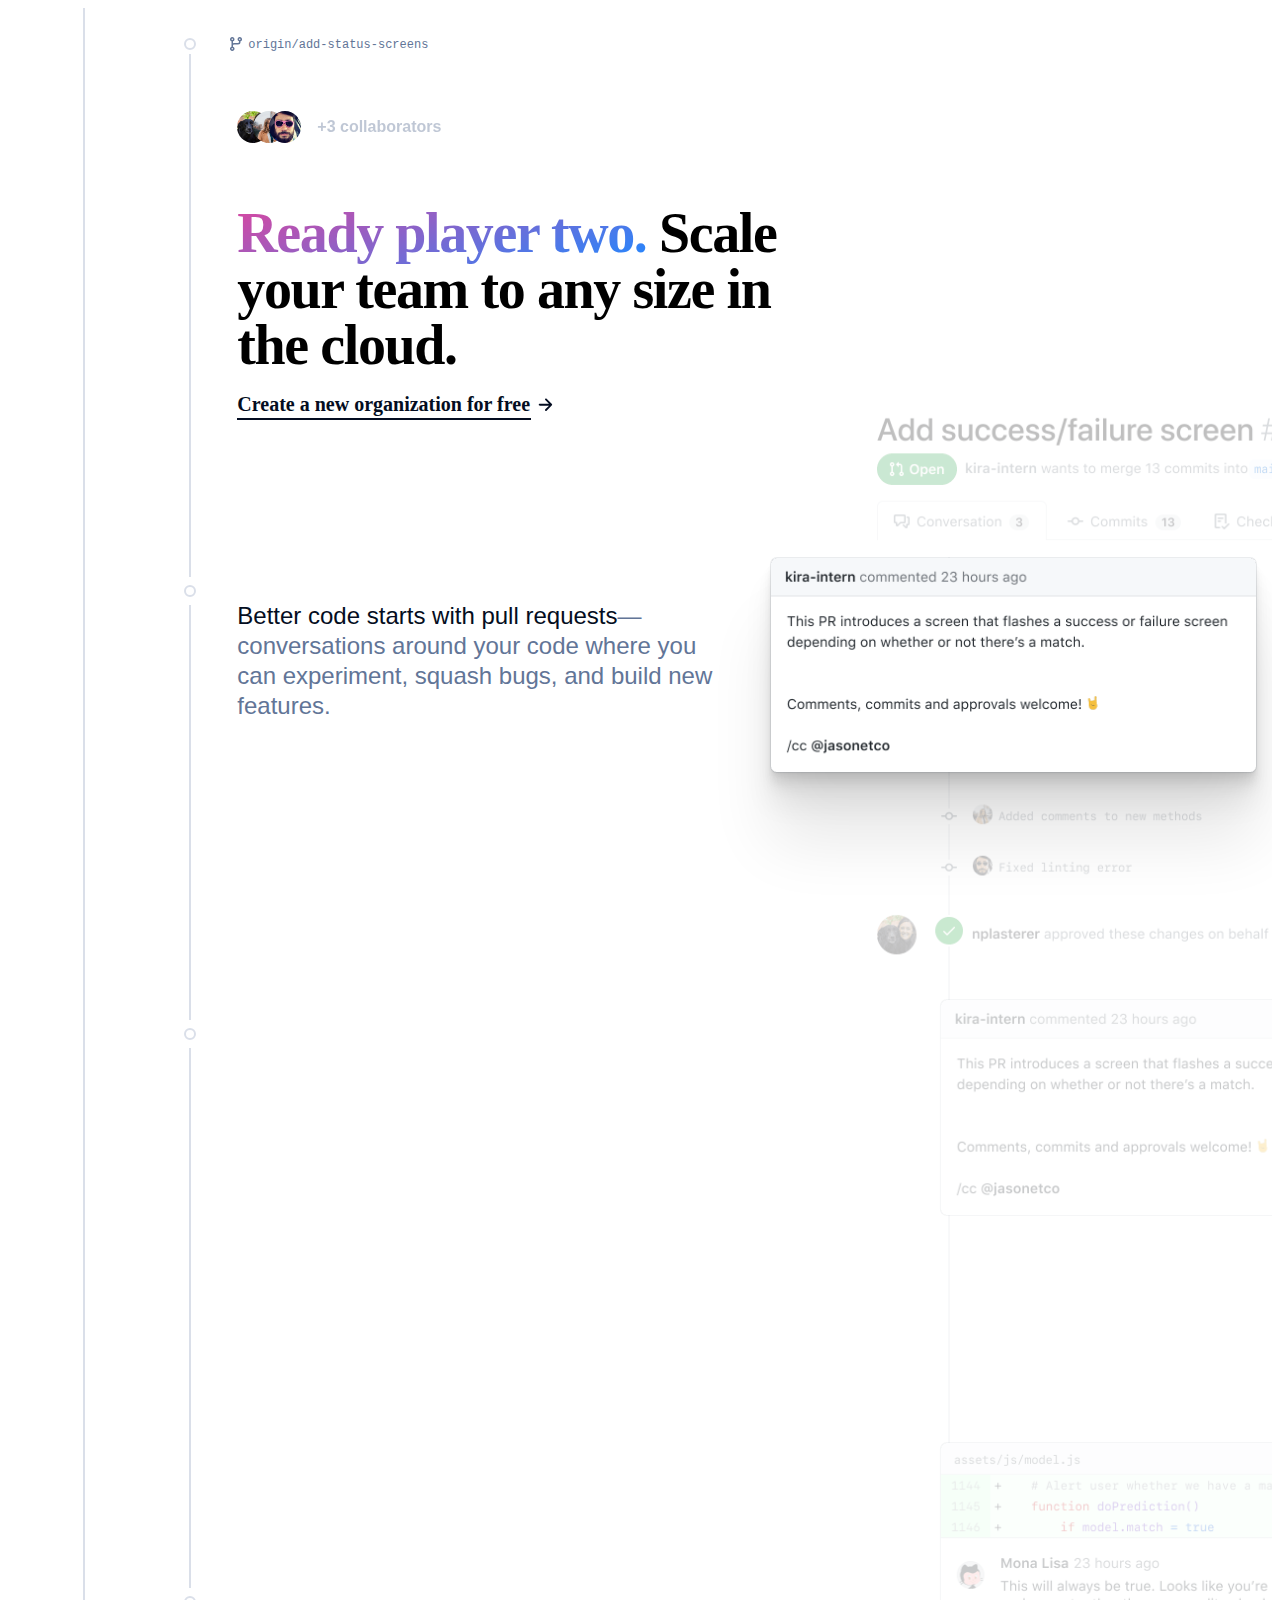
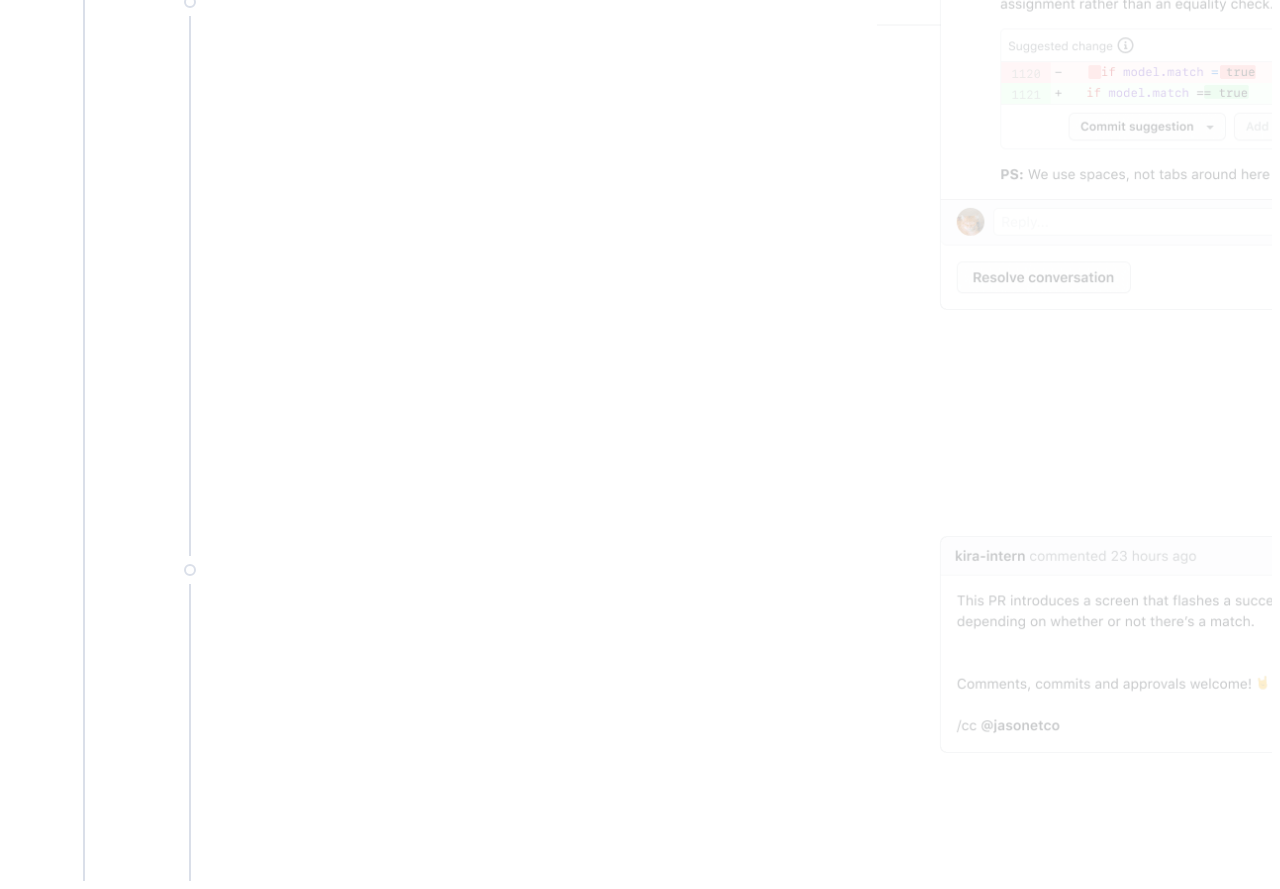
<file: index_.html>
<html lang="en"><head>
  <meta charset="UTF-8">
  <meta name="viewport" content="width=device-width, initial-scale=1.0">
  <title>Document</title>
  <!--<link rel="stylesheet" href="./frameworks-052cbe13e4b93c9b8358a7178885c1a0.css">
  <link  rel="stylesheet" href="./site-5c7efc2640b24e34c13ae7750f8b2b93.css">
  <link  href="./github-6d189cee55534371cc0be5e2ea35c574.css">-->

    <style>

      /*! CSS Used from: Embedded */
.octicon{display:inline-block;vertical-align:text-top;fill:currentColor;}

ul{padding-left:0;margin-top:0;margin-bottom:0;}
.octicon{vertical-align:text-bottom;}
:-ms-input-placeholder{color:var(--color-text-placeholder);opacity:1;}
::-ms-input-placeholder{color:var(--color-text-placeholder);opacity:1;}
::placeholder{color:var(--color-text-placeholder);opacity:1;}
.container-xl{margin-right:auto;margin-left:auto;}
.container-xl{max-width:1280px;}
.col-10{width:83.33333%;}
.col-11{width:91.66667%;}
.col-12{width:100%;}
@media (min-width:544px){
.col-sm-10{width:83.33333%;}
}
@media (min-width:1012px){
.col-lg-5{width:41.66667%;}
.col-lg-6{width:50%;}
.col-lg-12{width:100%;}
}
.offset-1{margin-left:8.33333%!important;}
@media (min-width:768px){
.offset-md-1{margin-left:8.33333%!important;}
}
@media (min-width:1012px){
.offset-lg-7{margin-left:58.33333%!important;}
}
.border{border:1px solid var(--color-border-primary)!important;}
.circle{border-radius:50%!important;}
.flex-column{flex-direction:column!important;}
.flex-items-center{align-items:center!important;}
.flex-shrink-0{flex-shrink:0!important;}
@media (min-width:1012px){
.flex-lg-row{flex-direction:row!important;}
}
.position-relative{position:relative!important;}
.position-absolute{position:absolute!important;}
.top-0{top:0!important;}
.overflow-hidden{overflow:hidden!important;}
.float-left{float:left!important;}
.width-full{width:100%!important;}
.mx-auto{margin-right:auto!important;margin-left:auto!important;}
@media (min-width:1012px){
.mb-lg-0{margin-bottom:0!important;}
}
.lh-condensed{line-height:1.25!important;}
.text-underline{text-decoration:underline!important;}
.list-style-none{list-style:none!important;}
.text-mono{font-family:SFMono-Regular,Consolas,Liberation Mono,Menlo,monospace!important;}
.d-flex{display:flex!important;}
.d-inline-block{display:inline-block!important;}
.d-none{display:none!important;}
@media (min-width:1012px){
.d-lg-block{display:block!important;}
}
.opacity-4{opacity:.4;}
.mr-3-fluid{margin-right:1rem!important;}
.opacity-4{opacity:.4;}
.mr-3-fluid{margin-right:1rem!important;}
.flex-shrink-0{flex-shrink:0!important;}
.circle{border-radius:50%!important;}
img{border-style:none;}
*{box-sizing:border-box;}
.unselectable{-webkit-user-select:none;-moz-user-select:none;-ms-user-select:none;user-select:none;}
.f6-mktg-fluid{font-size:.75rem!important;}
.f6-mktg-fluid,.h5-mktg-fluid,.h6-mktg-fluid{font-family:Alliance No\.1,-apple-system,BlinkMacSystemFont,Segoe UI,Helvetica,Arial,sans-serif,Apple Color Emoji,Segoe UI Emoji,Segoe UI Symbol;}
.unselectable{-webkit-user-select:none;-moz-user-select:none;-ms-user-select:none;user-select:none;}
.f6-mktg-fluid{font-size:.75rem!important;}
.f6-mktg-fluid,.h5-mktg-fluid,.h6-mktg-fluid{font-family:Alliance No\.1,-apple-system,BlinkMacSystemFont,Segoe UI,Helvetica,Arial,sans-serif,Apple Color Emoji,Segoe UI Emoji,Segoe UI Symbol;}
.text-mono{font-family:SFMono-Regular,Consolas,Liberation Mono,Menlo,monospace!important;}
.list-style-none{list-style:none!important;}
.top-0{top:0!important;}
@media (min-width:1012px){
.mb-lg-0{margin-bottom:0!important;}
}
.f6-mktg-fluid,.h5-mktg-fluid,.h6-mktg-fluid{font-family:Alliance No\.1,-apple-system,BlinkMacSystemFont,Segoe UI,Helvetica,Arial,sans-serif,Apple Color Emoji,Segoe UI Emoji,Segoe UI Symbol;}
.h5-mktg-fluid{font-size:1.25rem!important;}
.h5-mktg-fluid,.h6-mktg-fluid{font-weight:600;line-height:1.25;}
.h6-mktg-fluid{font-size:1rem!important;}
@media (min-width:544px){
.h4-sm-mktg-fluid{font-size:1.5rem!important;font-weight:600;line-height:1.1;}
}
@media (min-width:768px){
.h2-md-mktg-fluid{font-weight:800;line-height:.96;letter-spacing:-.025em!important;}
.h2-md-mktg-fluid{font-size:3.5rem!important;}
}
.h2-5-mktg-fluid{font-size:2.5rem;font-weight:800!important;line-height:1;letter-spacing:-.025em!important;}
@media (min-width:544px){
.h2-5-mktg-fluid{font-size:3rem;}
}
.f6-mktg-fluid{font-size:.75rem!important;}
.text-semibold-mktg{font-weight:500!important;}
.mr-1-fluid{margin-right:.25rem!important;}
.mr-3-fluid{margin-right:1rem!important;}
.mb-3-fluid{margin-bottom:1rem!important;}
.mt-n3-fluid{margin-top:-1rem!important;}
.ml-n3-fluid{margin-left:-1rem!important;}
.mb-5-fluid{margin-bottom:2rem!important;}
.mb-6-fluid{margin-bottom:2.5rem!important;}
.mr-n6-fluid{margin-right:-2.5rem!important;}
.py-1-fluid{padding-top:.25rem!important;padding-bottom:.25rem!important;}
.px-2-fluid{padding-left:.5rem!important;}
.px-2-fluid{padding-right:.5rem!important;}
.pt-6-fluid{padding-top:2.5rem!important;}
.pb-6-fluid{padding-bottom:2.5rem!important;}
@media (min-width:768px){
.pt-md-0-fluid{padding-top:0!important;}
}
.p-responsive-fluid{padding-right:1rem!important;padding-left:1rem!important;}
@media (min-width:544px){
.p-responsive-fluid{padding-right:2.5rem!important;padding-left:2.5rem!important;}
}
@media (min-width:1012px){
.p-responsive-fluid{padding-right:1rem!important;padding-left:1rem!important;}
}
.col-5-max{width:100%;max-width:33.75rem;}
@media (min-width:544px){
.col-5-max{max-width:34.375rem;max-width:33.75rem;}
}
.gutter-fluid{margin-right:-1rem;margin-left:-1rem;}
.gutter-fluid>[class*=col-]{padding-right:1rem!important;padding-left:1rem!important;}
.gutter-spacious-fluid{margin-right:-1.5rem;margin-left:-1.5rem;}
.gutter-spacious-fluid>[class*=col-]{padding-right:1.5rem!important;padding-left:1.5rem!important;}
.btn-mktg-fluid{position:relative;z-index:1;display:inline-block;-webkit-appearance:none;-moz-appearance:none;appearance:none;padding:1rem 1.5rem;font-size:1rem;font-weight:600;line-height:1;white-space:nowrap;vertical-align:middle;-webkit-user-select:none;-moz-user-select:none;-ms-user-select:none;user-select:none;border:0;border-radius:.375rem;}
.btn-mktg-fluid:before{background-blend-mode:overlay,normal;position:absolute;top:0;right:0;bottom:0;left:0;z-index:-1;content:"";border-radius:.375rem;opacity:0;transition:opacity .4s;}
.btn-mktg-fluid:hover{text-decoration:none;}
.btn-mktg-fluid:hover:before{opacity:1;transition:opacity .4s;}
.btn-mktg-fluid{color:#fff;background-color:#4969ed;background-image:linear-gradient(-180deg,#607cef,#4969ed);}
.btn-mktg-fluid:before{background-image:linear-gradient(-180deg,#4967e3,#3355e0);}
.btn-mktg-fluid:active,.btn-mktg-fluid:hover{background-color:#4969ed;background-image:linear-gradient(-180deg,#607cef,#4969ed);}
.btn-mktg-fluid:focus{outline:0;box-shadow:0 0 0 .2em rgba(73,105,237,.4);}
.btn-mktg-fluid:disabled{opacity:.5;}
.btn-lg-invisible-mktg-fluid{padding:.9375rem 0 1.0625rem;font-weight:600;line-height:1.1;color:#4969ed;white-space:normal;background:none!important;transition:color .4s;}
.btn-lg-invisible-mktg-fluid:before,.btn-lg-invisible-mktg-fluid:hover{color:#3355e0;text-decoration:none;background:none!important;}
.btn-lg-invisible-mktg-fluid:focus{text-decoration:none!important;box-shadow:none;}
.btn-lg-invisible-mktg-fluid:focus:after{position:absolute;right:1.25rem;bottom:.5rem;left:0;height:2px;content:"";background-color:currentColor;border-radius:2px;}
.btn-lg-invisible-mktg-fluid.text-underline{display:inline;padding:.3125rem 0;line-height:1.5;text-decoration:none!important;background-color:initial!important;background-image:linear-gradient(currentColor,currentColor)!important;background-repeat:no-repeat!important;background-position:0 100%!important;background-size:100% 2px!important;border-radius:0;box-shadow:none;}
.btn-lg-invisible-mktg-fluid.text-underline:after{display:none!important;}
.btn-lg-invisible-mktg-fluid svg{width:1em;height:1em;}
.btn-lg-invisible-mktg-fluid{font-size:1.25rem;}
.btn-lg-invisible-mktg-fluid:focus:after{right:1.5rem;}
.btn-lg-invisible-mktg-fluid.text-underline,.btn-lg-invisible-mktg-fluid.text-underline .Bump-link-symbol{margin-right:-1.5rem;}
.Bump-link{position:relative;}
.Bump-link:hover .Bump-link-symbol,.Bump-link:hover.text-underline .Bump-link-symbol{transform:translateX(3px);}
.Bump-link-symbol{display:inline-block;transition:opacity .2s,transform .2s;transform:translateX(0);}
.text-underline>.Bump-link-symbol{margin-right:-1.25rem;}
.rounded-2-fluid{border-radius:.375rem!important;}
.text-gray-dark-mktg{color:#040d21!important;}
.text-gray-mktg{color:#627597!important;}
.text-gradient-pink-blue{-webkit-text-fill-color:transparent;-webkit-box-decoration-break:clone;}
.text-gradient-pink-blue{background:-webkit-linear-gradient(-70deg,#db469f,#2188ff);-webkit-background-clip:text;background-clip:text;}
.z-n1{z-index:-1;}
.build-in-slideX-left{opacity:0;transition:opacity .6s cubic-bezier(.16,1,.3,1),transform .6s cubic-bezier(.16,1,.3,1);transform:translateX(-15px);}
.build-in-slideX-left.build-in-animate{opacity:1;transform:translateX(0);}
.z-1{z-index:1;}
.unselectable{-webkit-user-select:none;-moz-user-select:none;-ms-user-select:none;user-select:none;}
.z-2{z-index:2;}
.home-git-log-light{position:relative;}
.home-git-log-light:after{position:absolute;top:0;bottom:0;left:-.25rem;display:block;width:2px;content:"";background:#dadfe9;}
@media (min-width:544px){
.home-git-log-light:after{left:-1.5rem;}
}
.home-git-log-light .home-git-icon{background:#fff;}
.home-git-log-light .home-git-icon>circle{fill:#fff;stroke:#dadfe9;}
.home-git-item{margin-left:calc(-2.5rem - 3px);}
@media (min-width:544px){
.home-git-item{margin-left:calc(-3rem - 13px);}
}
.home-pr-comment,.home-pr-description{max-width:490px;font-size:0;background-color:#fff;box-shadow:0 0 0 1px rgba(53,72,91,.05);transition:transform .6s cubic-bezier(.16,1,.3,1);transform:translateX(35%);}
.home-pr-comment img,.home-pr-description img{opacity:.25;transition:opacity .6s cubic-bezier(.16,1,.3,1);}
.home-pr-description.build-in-animate{box-shadow:0 0 0 1px rgba(53,72,91,.1),0 2px 2px rgba(0,0,0,.0274351),0 4px 4px rgba(0,0,0,.0400741),0 10px 8px rgba(0,0,0,.0499982),0 15px 15px rgba(0,0,0,.0596004),0 30px 30px rgba(0,0,0,.0709366),0 70px 65px rgba(0,0,0,.09);opacity:1;transform:translateX(0);}
.home-pr-description.build-in-animate img{opacity:1;}
.home-pr-screen{width:129.5%;margin-top:-10%;opacity:.25;}
.rounded-pill{border-radius:500px;}
.opacity-4{opacity:.4;}
    </style>
  <script type="text/javascript" src="./marketing.js"></script>
  </head>
<body data-new-gr-c-s-check-loaded="14.990.0" data-gr-ext-installed="">
  <div class="overflow-hidden width-full position-relative z-1">
      <div class="container-xl p-responsive-fluid mx-auto">
        <div class="d-flex flex-column gutter-fluid gutter-spacious-fluid position-relative">
    
          <div class="home-git-log-light col-12 offset-md-1 pt-6-fluid">
            <div class="d-flex flex-column gutter-fluid gutter-spacious-fluid js-section" id="home-collaborate">



<div class="home-git-log-light col-10 offset-1 pb-6-fluid pt-6-fluid pt-md-0-fluid">
  <div class="col-5-max">
    <div class="mb-6-fluid mt-n3-fluid">
      <div class="d-flex flex-items-center position-relative z-1 unselectable" aria-hidden="true">
        <svg xmlns="http://www.w3.org/2000/svg" fill="none" height="20" viewBox="0 0 28 20" width="28" class="home-git-icon home-git-item flex-shrink-0 mr-3-fluid position-relative z-1"><circle cx="14" cy="10" fill="#fff" r="5" stroke="#d0d6df" stroke-width="2"></circle></svg>


        <div class="d-inline-block border py-1-fluid px-2-fluid text-mono rounded-pill f6-mktg-fluid text-gray-mktg">
          <svg height="16" class="octicon octicon-git-branch mr-1-fluid" viewBox="0 0 16 16" version="1.1" width="16" aria-hidden="true"><path fill-rule="evenodd" d="M11.75 2.5a.75.75 0 100 1.5.75.75 0 000-1.5zm-2.25.75a2.25 2.25 0 113 2.122V6A2.5 2.5 0 0110 8.5H6a1 1 0 00-1 1v1.128a2.251 2.251 0 11-1.5 0V5.372a2.25 2.25 0 111.5 0v1.836A2.492 2.492 0 016 7h4a1 1 0 001-1v-.628A2.25 2.25 0 019.5 3.25zM4.25 12a.75.75 0 100 1.5.75.75 0 000-1.5zM3.5 3.25a.75.75 0 111.5 0 .75.75 0 01-1.5 0z"></path></svg>origin/add-status-screens
        </div>
      </div>
    </div>

    <div class="mb-3-fluid d-flex flex-items-center" aria-hidden="true">
      <div class="mr-3-fluid">
        <img class="float-left circle border unselectable" width="32" height="32" alt="@nplasterer" src="nplasterer" loading="lazy">
        <img class="float-left circle ml-n3-fluid border unselectable" width="32" height="32" alt="@ampinsk" src="ampinsk" loading="lazy">
        <img class="float-left circle ml-n3-fluid border unselectable" width="32" height="32" alt="@joshaber" src="joshaber" loading="lazy">
      </div>

      <h4 class="h6-mktg-fluid d-inline-block text-gray-mktg opacity-4 unselectable">+3 collaborators</h4>
    </div>

    <h2 class="h2-5-mktg-fluid h2-md-mktg-fluid mb-3-fluid"><span class="text-gradient-pink-blue">Ready player two.</span> Scale your team to any size in the cloud.</h2>
    <a href="https://github.com/account/organizations/new" class="btn-mktg-fluid btn-lg-invisible-mktg-fluid Bump-link text-gray-dark-mktg text-underline" data-ga-click="Homepage Collaborate section, click, text:Create a new organization for free;ref_loc:home launchpad">Create a new organization for free <span class="Bump-link-symbol"><svg class="octicon" height="16" viewBox="0 0 16 16" width="16"><path clip-rule="evenodd" d="m8.21967 2.96967c.29289-.29289.76777-.29289 1.06066 0l4.24997 4.25c.2929.29289.2929.76777 0 1.06066l-4.24997 4.24997c-.29289.2929-.76777.2929-1.06066 0s-.29289-.7677 0-1.0606l2.96963-2.9697h-7.4393c-.41421 0-.75-.33579-.75-.75s.33579-.75.75-.75h7.4393l-2.96963-2.96967c-.29289-.29289-.29289-.76777 0-1.06066z" fill-rule="evenodd"></path></svg>
</span></a>
  </div>
</div>

<div class="col-12 d-none d-lg-block">
  <div class="d-flex gutter-fluid gutter-spacious-fluid">
    <div class="col-lg-6 offset-lg-7 position-relative">
      <img src="pr-screen.png" class="position-absolute top-0 z-n1 home-pr-screen" alt="Timeline of a pull request on GitHub" loading="lazy">
    </div>
  </div>
</div>


<div class="col-12 offset-1 position-relative">
  <ul class="home-git-log-light d-flex gutter-fluid gutter-spacious-fluid flex-column list-style-none ">
    <li class="js-build-in-trigger col-11 col-sm-10 col-lg-12">
      <div class="d-flex flex-column flex-lg-row flex-items-center gutter-fluid gutter-spacious-fluid" style="padding: 8% 0 10.5%">
        <div class="col-12 col-lg-5">
          <svg xmlns="http://www.w3.org/2000/svg" fill="none" height="28" viewBox="0 0 28 20" width="28" class="home-git-icon home-git-item float-left mr-n6-fluid position-relative z-1"><circle cx="14" cy="10" fill="#fff" r="5" stroke="#d0d6df" stroke-width="2"></circle></svg>

          <h3 class="js-build-in-item build-in-slideX-left h5-mktg-fluid h4-sm-mktg-fluid text-gray-mktg lh-condensed text-semibold-mktg mb-5-fluid mb-lg-0 col-5-max"><span class="text-gray-dark-mktg">Better code starts with pull requests</span>—conversations around your code where you can experiment, squash bugs, and build new features.</h3>
        </div>

        <div class="col-12 col-lg-5">
          <div class="js-build-in-item home-pr-description rounded-2-fluid position-relative z-2">
            <img src="pr-description.png" class="width-full" alt="Pull request description on GitHub" loading="lazy">
          </div>
        </div>
      </div>
    </li>

    <li class="js-build-in-trigger col-11 col-sm-10 col-lg-12">
      <div class="d-flex flex-column flex-lg-row flex-items-center gutter-fluid gutter-spacious-fluid" style="padding: 8% 0 10.5%">
        <div class="col-12 col-lg-5">
          <svg xmlns="http://www.w3.org/2000/svg" fill="none" height="28" viewBox="0 0 28 20" width="28" class="home-git-icon home-git-item float-left mr-n6-fluid position-relative z-1"><circle cx="14" cy="10" fill="#fff" r="5" stroke="#d0d6df" stroke-width="2"></circle></svg>

          <h3 class="js-build-in-item build-in-slideX-left h5-mktg-fluid h4-sm-mktg-fluid text-gray-mktg lh-condensed text-semibold-mktg mb-5-fluid mb-lg-0 col-5-max"><span class="text-gray-dark-mktg">Better code starts with pull requests</span>—conversations around your code where you can experiment, squash bugs, and build new features.</h3>
        </div>

        <div class="col-12 col-lg-5">
          <div class="js-build-in-item home-pr-description rounded-2-fluid position-relative z-2">
            <img src="pr-description.png" class="width-full" alt="Pull request description on GitHub" loading="lazy">
          </div>
        </div>
      </div>
    </li>

    <li class="js-build-in-trigger col-11 col-sm-10 col-lg-12">
      <div class="d-flex flex-column flex-lg-row flex-items-center gutter-fluid gutter-spacious-fluid" style="padding: 8% 0 10.5%">
        <div class="col-12 col-lg-5">
          <svg xmlns="http://www.w3.org/2000/svg" fill="none" height="28" viewBox="0 0 28 20" width="28" class="home-git-icon home-git-item float-left mr-n6-fluid position-relative z-1"><circle cx="14" cy="10" fill="#fff" r="5" stroke="#d0d6df" stroke-width="2"></circle></svg>

          <h3 class="js-build-in-item build-in-slideX-left h5-mktg-fluid h4-sm-mktg-fluid text-gray-mktg lh-condensed text-semibold-mktg mb-5-fluid mb-lg-0 col-5-max"><span class="text-gray-dark-mktg">Better code starts with pull requests</span>—conversations around your code where you can experiment, squash bugs, and build new features.</h3>
        </div>

        <div class="col-12 col-lg-5">
          <div class="js-build-in-item home-pr-description rounded-2-fluid position-relative z-2">
            <img src="pr-comment.png" class="width-full" alt="Pull request description on GitHub" loading="lazy">
          </div>
        </div>
      </div>
    </li>

    <li class="js-build-in-trigger col-11 col-sm-10 col-lg-12">
      <div class="d-flex flex-column flex-lg-row flex-items-center gutter-fluid gutter-spacious-fluid" style="padding: 8% 0 10.5%">
        <div class="col-12 col-lg-5">
          <svg xmlns="http://www.w3.org/2000/svg" fill="none" height="28" viewBox="0 0 28 20" width="28" class="home-git-icon home-git-item float-left mr-n6-fluid position-relative z-1"><circle cx="14" cy="10" fill="#fff" r="5" stroke="#d0d6df" stroke-width="2"></circle></svg>

          <h3 class="js-build-in-item build-in-slideX-left h5-mktg-fluid h4-sm-mktg-fluid text-gray-mktg lh-condensed text-semibold-mktg mb-5-fluid mb-lg-0 col-5-max"><span class="text-gray-dark-mktg">Better code starts with pull requests</span>—conversations around your code where you can experiment, squash bugs, and build new features.</h3>
        </div>

        <div class="col-12 col-lg-5">
          <div class="js-build-in-item home-pr-description rounded-2-fluid position-relative z-2">
            <img src="pr-description.png" class="width-full" alt="Pull request description on GitHub" loading="lazy">
          </div>
        </div>
      </div>
    </li>
  </ul>
</div>


</div>

</div>

</div>

</div>

</div>




  </body></html>
</file>
<file: site-5c7efc2640b24e34c13ae7750f8b2b93.css>
@charset "UTF-8";
/*!
 * @primer/css/marketing
 * http://primer.style/css
 *
 * Released under MIT license. Copyright (c) 2019 GitHub Inc.
 */.h000-mktg,.h00-mktg,.h0-mktg,.h1-mktg,.h2-mktg,.h3-mktg,.h4-mktg,.h5-mktg,.h6-mktg,.lead-mktg{font-family:Inter,-apple-system,BlinkMacSystemFont,Segoe UI,Helvetica,Arial,sans-serif,Apple Color Emoji,Segoe UI Emoji,Segoe UI Symbol;font-weight:500}.h000-mktg{font-size:48px!important}@media (min-width:768px){.h000-mktg{font-size:64px!important}}.h00-mktg{font-size:40px!important}@media (min-width:768px){.h00-mktg{font-size:48px!important}}.h0-mktg{font-size:32px!important}@media (min-width:768px){.h0-mktg{font-size:40px!important}}.h1-mktg{font-size:26px!important}@media (min-width:768px){.h1-mktg{font-size:32px!important}}.h2-mktg{font-size:22px!important}@media (min-width:768px){.h2-mktg{font-size:24px!important}}.h3-mktg{font-size:18px!important}@media (min-width:768px){.h3-mktg{font-size:20px!important}}.h4-mktg{font-size:16px!important}.h5-mktg{font-size:14px!important}.h6-mktg{font-size:12px!important}.lead-mktg{font-size:20px;font-weight:400}.pullquote{padding-top:0;padding-bottom:0;padding-left:8px;margin-bottom:24px;font-family:SFMono-Regular,Consolas,Liberation Mono,Menlo,monospace;font-size:16px;line-height:1.4;color:#586069;border-left:3px solid #e1e4e8}@media (min-width:768px){.pullquote{padding-left:12px;margin-bottom:32px;margin-left:-15px;font-size:18px;line-height:1.5}}.btn-mktg{display:inline-block;padding:16px 24px;font-size:14px;font-weight:500;color:#fff;white-space:nowrap;vertical-align:middle;cursor:pointer;-webkit-user-select:none;-moz-user-select:none;-ms-user-select:none;user-select:none;background-color:#1074e7;border:1px solid #1074e7;border-radius:6px;transition:.2s;-webkit-appearance:none;-moz-appearance:none;appearance:none}.btn-mktg:hover{text-decoration:none;background-color:#0366d6;border-color:#0366d6}.btn-mktg:focus{outline:0;box-shadow:0 0 0 .2em rgba(3,102,214,.3)}.btn-mktg.disabled,.btn-mktg:disabled,.btn-mktg[aria-disabled=true]{pointer-events:none;cursor:default;opacity:.65}.btn-primary-mktg{background-color:#2ebc4f;border-color:#2ebc4f}.btn-primary-mktg:hover{background-color:#28a745;border-color:#28a745}.btn-primary-mktg:focus{box-shadow:0 0 0 .2em rgba(40,167,69,.3)}.btn-large-mktg{padding:20px 32px;font-size:16px}.btn-outline-mktg{color:#1074e7;background-color:hsla(0,0%,100%,0);border-color:rgba(16,116,231,.5)}.btn-outline-mktg:hover{color:#0366d6;text-decoration:none;background-color:hsla(0,0%,100%,0);border-color:#1074e7}.btn-transparent{color:#fff;background-color:initial;background-image:none;border:1px solid hsla(0,0%,100%,.5)}.btn-transparent:active,.btn-transparent:hover{color:#2f363d;background-color:#fff;background-image:none;border-color:#fff}@font-face{font-family:Inter;font-style:normal;font-weight:400;src:local("Inter"),local("Inter-Regular"),url(/static/fonts/inter/Inter-Regular.woff) format("woff");font-display:swap}@font-face{font-family:Inter;font-style:normal;font-weight:500;src:local("Inter Medium"),local("Inter-Medium"),url(/static/fonts/inter/Inter-Medium.woff) format("woff");font-display:swap}@font-face{font-family:Inter;font-style:normal;font-weight:600;src:local("Inter Bold"),local("Inter-Bold"),url(/static/fonts/inter/Inter-Bold.woff) format("woff");font-display:swap}.grayscale{filter:grayscale(100%)}.top-0{top:0!important}.right-0{right:0!important}.bottom-0{bottom:0!important}.left-0{left:0!important}.top-n0{top:0!important}.right-n0{right:0!important}.bottom-n0{bottom:0!important}.left-n0{left:0!important}.top-1{top:4px!important}.right-1{right:4px!important}.bottom-1{bottom:4px!important}.left-1{left:4px!important}.top-n1{top:-4px!important}.right-n1{right:-4px!important}.bottom-n1{bottom:-4px!important}.left-n1{left:-4px!important}.top-2{top:8px!important}.right-2{right:8px!important}.bottom-2{bottom:8px!important}.left-2{left:8px!important}.top-n2{top:-8px!important}.right-n2{right:-8px!important}.bottom-n2{bottom:-8px!important}.left-n2{left:-8px!important}.top-3{top:16px!important}.right-3{right:16px!important}.bottom-3{bottom:16px!important}.left-3{left:16px!important}.top-n3{top:-16px!important}.right-n3{right:-16px!important}.bottom-n3{bottom:-16px!important}.left-n3{left:-16px!important}.top-4{top:24px!important}.right-4{right:24px!important}.bottom-4{bottom:24px!important}.left-4{left:24px!important}.top-n4{top:-24px!important}.right-n4{right:-24px!important}.bottom-n4{bottom:-24px!important}.left-n4{left:-24px!important}.top-5{top:32px!important}.right-5{right:32px!important}.bottom-5{bottom:32px!important}.left-5{left:32px!important}.top-n5{top:-32px!important}.right-n5{right:-32px!important}.bottom-n5{bottom:-32px!important}.left-n5{left:-32px!important}.top-6{top:40px!important}.right-6{right:40px!important}.bottom-6{bottom:40px!important}.left-6{left:40px!important}.top-n6{top:-40px!important}.right-n6{right:-40px!important}.bottom-n6{bottom:-40px!important}.left-n6{left:-40px!important}.top-7{top:48px!important}.right-7{right:48px!important}.bottom-7{bottom:48px!important}.left-7{left:48px!important}.top-n7{top:-48px!important}.right-n7{right:-48px!important}.bottom-n7{bottom:-48px!important}.left-n7{left:-48px!important}.top-8{top:64px!important}.right-8{right:64px!important}.bottom-8{bottom:64px!important}.left-8{left:64px!important}.top-n8{top:-64px!important}.right-n8{right:-64px!important}.bottom-n8{bottom:-64px!important}.left-n8{left:-64px!important}.top-9{top:80px!important}.right-9{right:80px!important}.bottom-9{bottom:80px!important}.left-9{left:80px!important}.top-n9{top:-80px!important}.right-n9{right:-80px!important}.bottom-n9{bottom:-80px!important}.left-n9{left:-80px!important}.top-10{top:96px!important}.right-10{right:96px!important}.bottom-10{bottom:96px!important}.left-10{left:96px!important}.top-n10{top:-96px!important}.right-n10{right:-96px!important}.bottom-n10{bottom:-96px!important}.left-n10{left:-96px!important}.top-11{top:112px!important}.right-11{right:112px!important}.bottom-11{bottom:112px!important}.left-11{left:112px!important}.top-n11{top:-112px!important}.right-n11{right:-112px!important}.bottom-n11{bottom:-112px!important}.left-n11{left:-112px!important}.top-12{top:128px!important}.right-12{right:128px!important}.bottom-12{bottom:128px!important}.left-12{left:128px!important}.top-n12{top:-128px!important}.right-n12{right:-128px!important}.bottom-n12{bottom:-128px!important}.left-n12{left:-128px!important}@media (min-width:768px){.top-md-0{top:0!important}.right-md-0{right:0!important}.bottom-md-0{bottom:0!important}.left-md-0{left:0!important}.top-md-n0{top:0!important}.right-md-n0{right:0!important}.bottom-md-n0{bottom:0!important}.left-md-n0{left:0!important}.top-md-1{top:4px!important}.right-md-1{right:4px!important}.bottom-md-1{bottom:4px!important}.left-md-1{left:4px!important}.top-md-n1{top:-4px!important}.right-md-n1{right:-4px!important}.bottom-md-n1{bottom:-4px!important}.left-md-n1{left:-4px!important}.top-md-2{top:8px!important}.right-md-2{right:8px!important}.bottom-md-2{bottom:8px!important}.left-md-2{left:8px!important}.top-md-n2{top:-8px!important}.right-md-n2{right:-8px!important}.bottom-md-n2{bottom:-8px!important}.left-md-n2{left:-8px!important}.top-md-3{top:16px!important}.right-md-3{right:16px!important}.bottom-md-3{bottom:16px!important}.left-md-3{left:16px!important}.top-md-n3{top:-16px!important}.right-md-n3{right:-16px!important}.bottom-md-n3{bottom:-16px!important}.left-md-n3{left:-16px!important}.top-md-4{top:24px!important}.right-md-4{right:24px!important}.bottom-md-4{bottom:24px!important}.left-md-4{left:24px!important}.top-md-n4{top:-24px!important}.right-md-n4{right:-24px!important}.bottom-md-n4{bottom:-24px!important}.left-md-n4{left:-24px!important}.top-md-5{top:32px!important}.right-md-5{right:32px!important}.bottom-md-5{bottom:32px!important}.left-md-5{left:32px!important}.top-md-n5{top:-32px!important}.right-md-n5{right:-32px!important}.bottom-md-n5{bottom:-32px!important}.left-md-n5{left:-32px!important}.top-md-6{top:40px!important}.right-md-6{right:40px!important}.bottom-md-6{bottom:40px!important}.left-md-6{left:40px!important}.top-md-n6{top:-40px!important}.right-md-n6{right:-40px!important}.bottom-md-n6{bottom:-40px!important}.left-md-n6{left:-40px!important}.top-md-7{top:48px!important}.right-md-7{right:48px!important}.bottom-md-7{bottom:48px!important}.left-md-7{left:48px!important}.top-md-n7{top:-48px!important}.right-md-n7{right:-48px!important}.bottom-md-n7{bottom:-48px!important}.left-md-n7{left:-48px!important}.top-md-8{top:64px!important}.right-md-8{right:64px!important}.bottom-md-8{bottom:64px!important}.left-md-8{left:64px!important}.top-md-n8{top:-64px!important}.right-md-n8{right:-64px!important}.bottom-md-n8{bottom:-64px!important}.left-md-n8{left:-64px!important}.top-md-9{top:80px!important}.right-md-9{right:80px!important}.bottom-md-9{bottom:80px!important}.left-md-9{left:80px!important}.top-md-n9{top:-80px!important}.right-md-n9{right:-80px!important}.bottom-md-n9{bottom:-80px!important}.left-md-n9{left:-80px!important}.top-md-10{top:96px!important}.right-md-10{right:96px!important}.bottom-md-10{bottom:96px!important}.left-md-10{left:96px!important}.top-md-n10{top:-96px!important}.right-md-n10{right:-96px!important}.bottom-md-n10{bottom:-96px!important}.left-md-n10{left:-96px!important}.top-md-11{top:112px!important}.right-md-11{right:112px!important}.bottom-md-11{bottom:112px!important}.left-md-11{left:112px!important}.top-md-n11{top:-112px!important}.right-md-n11{right:-112px!important}.bottom-md-n11{bottom:-112px!important}.left-md-n11{left:-112px!important}.top-md-12{top:128px!important}.right-md-12{right:128px!important}.bottom-md-12{bottom:128px!important}.left-md-12{left:128px!important}.top-md-n12{top:-128px!important}.right-md-n12{right:-128px!important}.bottom-md-n12{bottom:-128px!important}.left-md-n12{left:-128px!important}}@media (min-width:1012px){.top-lg-0{top:0!important}.right-lg-0{right:0!important}.bottom-lg-0{bottom:0!important}.left-lg-0{left:0!important}.top-lg-n0{top:0!important}.right-lg-n0{right:0!important}.bottom-lg-n0{bottom:0!important}.left-lg-n0{left:0!important}.top-lg-1{top:4px!important}.right-lg-1{right:4px!important}.bottom-lg-1{bottom:4px!important}.left-lg-1{left:4px!important}.top-lg-n1{top:-4px!important}.right-lg-n1{right:-4px!important}.bottom-lg-n1{bottom:-4px!important}.left-lg-n1{left:-4px!important}.top-lg-2{top:8px!important}.right-lg-2{right:8px!important}.bottom-lg-2{bottom:8px!important}.left-lg-2{left:8px!important}.top-lg-n2{top:-8px!important}.right-lg-n2{right:-8px!important}.bottom-lg-n2{bottom:-8px!important}.left-lg-n2{left:-8px!important}.top-lg-3{top:16px!important}.right-lg-3{right:16px!important}.bottom-lg-3{bottom:16px!important}.left-lg-3{left:16px!important}.top-lg-n3{top:-16px!important}.right-lg-n3{right:-16px!important}.bottom-lg-n3{bottom:-16px!important}.left-lg-n3{left:-16px!important}.top-lg-4{top:24px!important}.right-lg-4{right:24px!important}.bottom-lg-4{bottom:24px!important}.left-lg-4{left:24px!important}.top-lg-n4{top:-24px!important}.right-lg-n4{right:-24px!important}.bottom-lg-n4{bottom:-24px!important}.left-lg-n4{left:-24px!important}.top-lg-5{top:32px!important}.right-lg-5{right:32px!important}.bottom-lg-5{bottom:32px!important}.left-lg-5{left:32px!important}.top-lg-n5{top:-32px!important}.right-lg-n5{right:-32px!important}.bottom-lg-n5{bottom:-32px!important}.left-lg-n5{left:-32px!important}.top-lg-6{top:40px!important}.right-lg-6{right:40px!important}.bottom-lg-6{bottom:40px!important}.left-lg-6{left:40px!important}.top-lg-n6{top:-40px!important}.right-lg-n6{right:-40px!important}.bottom-lg-n6{bottom:-40px!important}.left-lg-n6{left:-40px!important}.top-lg-7{top:48px!important}.right-lg-7{right:48px!important}.bottom-lg-7{bottom:48px!important}.left-lg-7{left:48px!important}.top-lg-n7{top:-48px!important}.right-lg-n7{right:-48px!important}.bottom-lg-n7{bottom:-48px!important}.left-lg-n7{left:-48px!important}.top-lg-8{top:64px!important}.right-lg-8{right:64px!important}.bottom-lg-8{bottom:64px!important}.left-lg-8{left:64px!important}.top-lg-n8{top:-64px!important}.right-lg-n8{right:-64px!important}.bottom-lg-n8{bottom:-64px!important}.left-lg-n8{left:-64px!important}.top-lg-9{top:80px!important}.right-lg-9{right:80px!important}.bottom-lg-9{bottom:80px!important}.left-lg-9{left:80px!important}.top-lg-n9{top:-80px!important}.right-lg-n9{right:-80px!important}.bottom-lg-n9{bottom:-80px!important}.left-lg-n9{left:-80px!important}.top-lg-10{top:96px!important}.right-lg-10{right:96px!important}.bottom-lg-10{bottom:96px!important}.left-lg-10{left:96px!important}.top-lg-n10{top:-96px!important}.right-lg-n10{right:-96px!important}.bottom-lg-n10{bottom:-96px!important}.left-lg-n10{left:-96px!important}.top-lg-11{top:112px!important}.right-lg-11{right:112px!important}.bottom-lg-11{bottom:112px!important}.left-lg-11{left:112px!important}.top-lg-n11{top:-112px!important}.right-lg-n11{right:-112px!important}.bottom-lg-n11{bottom:-112px!important}.left-lg-n11{left:-112px!important}.top-lg-12{top:128px!important}.right-lg-12{right:128px!important}.bottom-lg-12{bottom:128px!important}.left-lg-12{left:128px!important}.top-lg-n12{top:-128px!important}.right-lg-n12{right:-128px!important}.bottom-lg-n12{bottom:-128px!important}.left-lg-n12{left:-128px!important}}.offset-n1{margin-left:-8.33333%}.offset-n2{margin-left:-16.66667%}.offset-n3{margin-left:-25%}.offset-n4{margin-left:-33.33333%}.offset-n5{margin-left:-41.66667%}.offset-n6{margin-left:-50%}.offset-n7{margin-left:-58.33333%}@media (min-width:544px){.offset-sm-n1{margin-left:-8.33333%}.offset-sm-n2{margin-left:-16.66667%}.offset-sm-n3{margin-left:-25%}.offset-sm-n4{margin-left:-33.33333%}.offset-sm-n5{margin-left:-41.66667%}.offset-sm-n6{margin-left:-50%}.offset-sm-n7{margin-left:-58.33333%}}@media (min-width:768px){.offset-md-n1{margin-left:-8.33333%}.offset-md-n2{margin-left:-16.66667%}.offset-md-n3{margin-left:-25%}.offset-md-n4{margin-left:-33.33333%}.offset-md-n5{margin-left:-41.66667%}.offset-md-n6{margin-left:-50%}.offset-md-n7{margin-left:-58.33333%}}@media (min-width:1012px){.offset-lg-n1{margin-left:-8.33333%}.offset-lg-n2{margin-left:-16.66667%}.offset-lg-n3{margin-left:-25%}.offset-lg-n4{margin-left:-33.33333%}.offset-lg-n5{margin-left:-41.66667%}.offset-lg-n6{margin-left:-50%}.offset-lg-n7{margin-left:-58.33333%}}@media (min-width:1280px){.offset-xl-n1{margin-left:-8.33333%}.offset-xl-n2{margin-left:-16.66667%}.offset-xl-n3{margin-left:-25%}.offset-xl-n4{margin-left:-33.33333%}.offset-xl-n5{margin-left:-41.66667%}.offset-xl-n6{margin-left:-50%}.offset-xl-n7{margin-left:-58.33333%}}.mt-0{margin-top:0!important}.mb-0,.my-0{margin-bottom:0!important}.my-0{margin-top:0!important}.mt-1{margin-top:4px!important}.mb-1,.my-1{margin-bottom:4px!important}.my-1{margin-top:4px!important}.mt-2{margin-top:8px!important}.mb-2,.my-2{margin-bottom:8px!important}.my-2{margin-top:8px!important}.mt-3{margin-top:16px!important}.mb-3,.my-3{margin-bottom:16px!important}.my-3{margin-top:16px!important}.mt-4{margin-top:24px!important}.mb-4,.my-4{margin-bottom:24px!important}.my-4{margin-top:24px!important}.mt-5{margin-top:32px!important}.mb-5,.my-5{margin-bottom:32px!important}.my-5{margin-top:32px!important}.mt-6{margin-top:40px!important}.mb-6,.my-6{margin-bottom:40px!important}.my-6{margin-top:40px!important}.mt-7{margin-top:48px!important}.mb-7,.my-7{margin-bottom:48px!important}.my-7{margin-top:48px!important}.mt-8{margin-top:64px!important}.mb-8,.my-8{margin-bottom:64px!important}.my-8{margin-top:64px!important}.mt-9{margin-top:80px!important}.mb-9,.my-9{margin-bottom:80px!important}.my-9{margin-top:80px!important}.mt-10{margin-top:96px!important}.mb-10,.my-10{margin-bottom:96px!important}.my-10{margin-top:96px!important}.mt-11{margin-top:112px!important}.mb-11,.my-11{margin-bottom:112px!important}.my-11{margin-top:112px!important}.mt-12{margin-top:128px!important}.mb-12,.my-12{margin-bottom:128px!important}.my-12{margin-top:128px!important}@media (min-width:544px){.mt-sm-0{margin-top:0!important}.mb-sm-0,.my-sm-0{margin-bottom:0!important}.my-sm-0{margin-top:0!important}.mt-sm-1{margin-top:4px!important}.mb-sm-1,.my-sm-1{margin-bottom:4px!important}.my-sm-1{margin-top:4px!important}.mt-sm-2{margin-top:8px!important}.mb-sm-2,.my-sm-2{margin-bottom:8px!important}.my-sm-2{margin-top:8px!important}.mt-sm-3{margin-top:16px!important}.mb-sm-3,.my-sm-3{margin-bottom:16px!important}.my-sm-3{margin-top:16px!important}.mt-sm-4{margin-top:24px!important}.mb-sm-4,.my-sm-4{margin-bottom:24px!important}.my-sm-4{margin-top:24px!important}.mt-sm-5{margin-top:32px!important}.mb-sm-5,.my-sm-5{margin-bottom:32px!important}.my-sm-5{margin-top:32px!important}.mt-sm-6{margin-top:40px!important}.mb-sm-6,.my-sm-6{margin-bottom:40px!important}.my-sm-6{margin-top:40px!important}.mt-sm-7{margin-top:48px!important}.mb-sm-7,.my-sm-7{margin-bottom:48px!important}.my-sm-7{margin-top:48px!important}.mt-sm-8{margin-top:64px!important}.mb-sm-8,.my-sm-8{margin-bottom:64px!important}.my-sm-8{margin-top:64px!important}.mt-sm-9{margin-top:80px!important}.mb-sm-9,.my-sm-9{margin-bottom:80px!important}.my-sm-9{margin-top:80px!important}.mt-sm-10{margin-top:96px!important}.mb-sm-10,.my-sm-10{margin-bottom:96px!important}.my-sm-10{margin-top:96px!important}.mt-sm-11{margin-top:112px!important}.mb-sm-11,.my-sm-11{margin-bottom:112px!important}.my-sm-11{margin-top:112px!important}.mt-sm-12{margin-top:128px!important}.mb-sm-12,.my-sm-12{margin-bottom:128px!important}.my-sm-12{margin-top:128px!important}}@media (min-width:768px){.mt-md-0{margin-top:0!important}.mb-md-0,.my-md-0{margin-bottom:0!important}.my-md-0{margin-top:0!important}.mt-md-1{margin-top:4px!important}.mb-md-1,.my-md-1{margin-bottom:4px!important}.my-md-1{margin-top:4px!important}.mt-md-2{margin-top:8px!important}.mb-md-2,.my-md-2{margin-bottom:8px!important}.my-md-2{margin-top:8px!important}.mt-md-3{margin-top:16px!important}.mb-md-3,.my-md-3{margin-bottom:16px!important}.my-md-3{margin-top:16px!important}.mt-md-4{margin-top:24px!important}.mb-md-4,.my-md-4{margin-bottom:24px!important}.my-md-4{margin-top:24px!important}.mt-md-5{margin-top:32px!important}.mb-md-5,.my-md-5{margin-bottom:32px!important}.my-md-5{margin-top:32px!important}.mt-md-6{margin-top:40px!important}.mb-md-6,.my-md-6{margin-bottom:40px!important}.my-md-6{margin-top:40px!important}.mt-md-7{margin-top:48px!important}.mb-md-7,.my-md-7{margin-bottom:48px!important}.my-md-7{margin-top:48px!important}.mt-md-8{margin-top:64px!important}.mb-md-8,.my-md-8{margin-bottom:64px!important}.my-md-8{margin-top:64px!important}.mt-md-9{margin-top:80px!important}.mb-md-9,.my-md-9{margin-bottom:80px!important}.my-md-9{margin-top:80px!important}.mt-md-10{margin-top:96px!important}.mb-md-10,.my-md-10{margin-bottom:96px!important}.my-md-10{margin-top:96px!important}.mt-md-11{margin-top:112px!important}.mb-md-11,.my-md-11{margin-bottom:112px!important}.my-md-11{margin-top:112px!important}.mt-md-12{margin-top:128px!important}.mb-md-12,.my-md-12{margin-bottom:128px!important}.my-md-12{margin-top:128px!important}}@media (min-width:1012px){.mt-lg-0{margin-top:0!important}.mb-lg-0,.my-lg-0{margin-bottom:0!important}.my-lg-0{margin-top:0!important}.mt-lg-1{margin-top:4px!important}.mb-lg-1,.my-lg-1{margin-bottom:4px!important}.my-lg-1{margin-top:4px!important}.mt-lg-2{margin-top:8px!important}.mb-lg-2,.my-lg-2{margin-bottom:8px!important}.my-lg-2{margin-top:8px!important}.mt-lg-3{margin-top:16px!important}.mb-lg-3,.my-lg-3{margin-bottom:16px!important}.my-lg-3{margin-top:16px!important}.mt-lg-4{margin-top:24px!important}.mb-lg-4,.my-lg-4{margin-bottom:24px!important}.my-lg-4{margin-top:24px!important}.mt-lg-5{margin-top:32px!important}.mb-lg-5,.my-lg-5{margin-bottom:32px!important}.my-lg-5{margin-top:32px!important}.mt-lg-6{margin-top:40px!important}.mb-lg-6,.my-lg-6{margin-bottom:40px!important}.my-lg-6{margin-top:40px!important}.mt-lg-7{margin-top:48px!important}.mb-lg-7,.my-lg-7{margin-bottom:48px!important}.my-lg-7{margin-top:48px!important}.mt-lg-8{margin-top:64px!important}.mb-lg-8,.my-lg-8{margin-bottom:64px!important}.my-lg-8{margin-top:64px!important}.mt-lg-9{margin-top:80px!important}.mb-lg-9,.my-lg-9{margin-bottom:80px!important}.my-lg-9{margin-top:80px!important}.mt-lg-10{margin-top:96px!important}.mb-lg-10,.my-lg-10{margin-bottom:96px!important}.my-lg-10{margin-top:96px!important}.mt-lg-11{margin-top:112px!important}.mb-lg-11,.my-lg-11{margin-bottom:112px!important}.my-lg-11{margin-top:112px!important}.mt-lg-12{margin-top:128px!important}.mb-lg-12,.my-lg-12{margin-bottom:128px!important}.my-lg-12{margin-top:128px!important}}@media (min-width:1280px){.mt-xl-0{margin-top:0!important}.mb-xl-0,.my-xl-0{margin-bottom:0!important}.my-xl-0{margin-top:0!important}.mt-xl-1{margin-top:4px!important}.mb-xl-1,.my-xl-1{margin-bottom:4px!important}.my-xl-1{margin-top:4px!important}.mt-xl-2{margin-top:8px!important}.mb-xl-2,.my-xl-2{margin-bottom:8px!important}.my-xl-2{margin-top:8px!important}.mt-xl-3{margin-top:16px!important}.mb-xl-3,.my-xl-3{margin-bottom:16px!important}.my-xl-3{margin-top:16px!important}.mt-xl-4{margin-top:24px!important}.mb-xl-4,.my-xl-4{margin-bottom:24px!important}.my-xl-4{margin-top:24px!important}.mt-xl-5{margin-top:32px!important}.mb-xl-5,.my-xl-5{margin-bottom:32px!important}.my-xl-5{margin-top:32px!important}.mt-xl-6{margin-top:40px!important}.mb-xl-6,.my-xl-6{margin-bottom:40px!important}.my-xl-6{margin-top:40px!important}.mt-xl-7{margin-top:48px!important}.mb-xl-7,.my-xl-7{margin-bottom:48px!important}.my-xl-7{margin-top:48px!important}.mt-xl-8{margin-top:64px!important}.mb-xl-8,.my-xl-8{margin-bottom:64px!important}.my-xl-8{margin-top:64px!important}.mt-xl-9{margin-top:80px!important}.mb-xl-9,.my-xl-9{margin-bottom:80px!important}.my-xl-9{margin-top:80px!important}.mt-xl-10{margin-top:96px!important}.mb-xl-10,.my-xl-10{margin-bottom:96px!important}.my-xl-10{margin-top:96px!important}.mt-xl-11{margin-top:112px!important}.mb-xl-11,.my-xl-11{margin-bottom:112px!important}.my-xl-11{margin-top:112px!important}.mt-xl-12{margin-top:128px!important}.mb-xl-12,.my-xl-12{margin-bottom:128px!important}.my-xl-12{margin-top:128px!important}}.p-0{padding:0!important}.pt-0{padding-top:0!important}.pr-0{padding-right:0!important}.pb-0{padding-bottom:0!important}.pl-0{padding-left:0!important}.py-0{padding-top:0!important;padding-bottom:0!important}.p-1{padding:4px!important}.pt-1{padding-top:4px!important}.pr-1{padding-right:4px!important}.pb-1{padding-bottom:4px!important}.pl-1{padding-left:4px!important}.py-1{padding-top:4px!important;padding-bottom:4px!important}.p-2{padding:8px!important}.pt-2{padding-top:8px!important}.pr-2{padding-right:8px!important}.pb-2{padding-bottom:8px!important}.pl-2{padding-left:8px!important}.py-2{padding-top:8px!important;padding-bottom:8px!important}.p-3{padding:16px!important}.pt-3{padding-top:16px!important}.pr-3{padding-right:16px!important}.pb-3{padding-bottom:16px!important}.pl-3{padding-left:16px!important}.py-3{padding-top:16px!important;padding-bottom:16px!important}.p-4{padding:24px!important}.pt-4{padding-top:24px!important}.pr-4{padding-right:24px!important}.pb-4{padding-bottom:24px!important}.pl-4{padding-left:24px!important}.py-4{padding-top:24px!important;padding-bottom:24px!important}.p-5{padding:32px!important}.pt-5{padding-top:32px!important}.pr-5{padding-right:32px!important}.pb-5{padding-bottom:32px!important}.pl-5{padding-left:32px!important}.py-5{padding-top:32px!important;padding-bottom:32px!important}.p-6{padding:40px!important}.pt-6{padding-top:40px!important}.pr-6{padding-right:40px!important}.pb-6{padding-bottom:40px!important}.pl-6{padding-left:40px!important}.py-6{padding-top:40px!important;padding-bottom:40px!important}.p-7{padding:48px!important}.pt-7{padding-top:48px!important}.pr-7{padding-right:48px!important}.pb-7{padding-bottom:48px!important}.pl-7{padding-left:48px!important}.py-7{padding-top:48px!important;padding-bottom:48px!important}.p-8{padding:64px!important}.pt-8{padding-top:64px!important}.pr-8{padding-right:64px!important}.pb-8{padding-bottom:64px!important}.pl-8{padding-left:64px!important}.py-8{padding-top:64px!important;padding-bottom:64px!important}.p-9{padding:80px!important}.pt-9{padding-top:80px!important}.pr-9{padding-right:80px!important}.pb-9{padding-bottom:80px!important}.pl-9{padding-left:80px!important}.py-9{padding-top:80px!important;padding-bottom:80px!important}.p-10{padding:96px!important}.pt-10{padding-top:96px!important}.pr-10{padding-right:96px!important}.pb-10{padding-bottom:96px!important}.pl-10{padding-left:96px!important}.py-10{padding-top:96px!important;padding-bottom:96px!important}.p-11{padding:112px!important}.pt-11{padding-top:112px!important}.pr-11{padding-right:112px!important}.pb-11{padding-bottom:112px!important}.pl-11{padding-left:112px!important}.py-11{padding-top:112px!important;padding-bottom:112px!important}.p-12{padding:128px!important}.pt-12{padding-top:128px!important}.pr-12{padding-right:128px!important}.pb-12{padding-bottom:128px!important}.pl-12{padding-left:128px!important}.py-12{padding-top:128px!important;padding-bottom:128px!important}@media (min-width:544px){.p-sm-0{padding:0!important}.pt-sm-0{padding-top:0!important}.pr-sm-0{padding-right:0!important}.pb-sm-0{padding-bottom:0!important}.pl-sm-0{padding-left:0!important}.py-sm-0{padding-top:0!important;padding-bottom:0!important}.p-sm-1{padding:4px!important}.pt-sm-1{padding-top:4px!important}.pr-sm-1{padding-right:4px!important}.pb-sm-1{padding-bottom:4px!important}.pl-sm-1{padding-left:4px!important}.py-sm-1{padding-top:4px!important;padding-bottom:4px!important}.p-sm-2{padding:8px!important}.pt-sm-2{padding-top:8px!important}.pr-sm-2{padding-right:8px!important}.pb-sm-2{padding-bottom:8px!important}.pl-sm-2{padding-left:8px!important}.py-sm-2{padding-top:8px!important;padding-bottom:8px!important}.p-sm-3{padding:16px!important}.pt-sm-3{padding-top:16px!important}.pr-sm-3{padding-right:16px!important}.pb-sm-3{padding-bottom:16px!important}.pl-sm-3{padding-left:16px!important}.py-sm-3{padding-top:16px!important;padding-bottom:16px!important}.p-sm-4{padding:24px!important}.pt-sm-4{padding-top:24px!important}.pr-sm-4{padding-right:24px!important}.pb-sm-4{padding-bottom:24px!important}.pl-sm-4{padding-left:24px!important}.py-sm-4{padding-top:24px!important;padding-bottom:24px!important}.p-sm-5{padding:32px!important}.pt-sm-5{padding-top:32px!important}.pr-sm-5{padding-right:32px!important}.pb-sm-5{padding-bottom:32px!important}.pl-sm-5{padding-left:32px!important}.py-sm-5{padding-top:32px!important;padding-bottom:32px!important}.p-sm-6{padding:40px!important}.pt-sm-6{padding-top:40px!important}.pr-sm-6{padding-right:40px!important}.pb-sm-6{padding-bottom:40px!important}.pl-sm-6{padding-left:40px!important}.py-sm-6{padding-top:40px!important;padding-bottom:40px!important}.p-sm-7{padding:48px!important}.pt-sm-7{padding-top:48px!important}.pr-sm-7{padding-right:48px!important}.pb-sm-7{padding-bottom:48px!important}.pl-sm-7{padding-left:48px!important}.py-sm-7{padding-top:48px!important;padding-bottom:48px!important}.p-sm-8{padding:64px!important}.pt-sm-8{padding-top:64px!important}.pr-sm-8{padding-right:64px!important}.pb-sm-8{padding-bottom:64px!important}.pl-sm-8{padding-left:64px!important}.py-sm-8{padding-top:64px!important;padding-bottom:64px!important}.p-sm-9{padding:80px!important}.pt-sm-9{padding-top:80px!important}.pr-sm-9{padding-right:80px!important}.pb-sm-9{padding-bottom:80px!important}.pl-sm-9{padding-left:80px!important}.py-sm-9{padding-top:80px!important;padding-bottom:80px!important}.p-sm-10{padding:96px!important}.pt-sm-10{padding-top:96px!important}.pr-sm-10{padding-right:96px!important}.pb-sm-10{padding-bottom:96px!important}.pl-sm-10{padding-left:96px!important}.py-sm-10{padding-top:96px!important;padding-bottom:96px!important}.p-sm-11{padding:112px!important}.pt-sm-11{padding-top:112px!important}.pr-sm-11{padding-right:112px!important}.pb-sm-11{padding-bottom:112px!important}.pl-sm-11{padding-left:112px!important}.py-sm-11{padding-top:112px!important;padding-bottom:112px!important}.p-sm-12{padding:128px!important}.pt-sm-12{padding-top:128px!important}.pr-sm-12{padding-right:128px!important}.pb-sm-12{padding-bottom:128px!important}.pl-sm-12{padding-left:128px!important}.py-sm-12{padding-top:128px!important;padding-bottom:128px!important}}@media (min-width:768px){.p-md-0{padding:0!important}.pt-md-0{padding-top:0!important}.pr-md-0{padding-right:0!important}.pb-md-0{padding-bottom:0!important}.pl-md-0{padding-left:0!important}.py-md-0{padding-top:0!important;padding-bottom:0!important}.p-md-1{padding:4px!important}.pt-md-1{padding-top:4px!important}.pr-md-1{padding-right:4px!important}.pb-md-1{padding-bottom:4px!important}.pl-md-1{padding-left:4px!important}.py-md-1{padding-top:4px!important;padding-bottom:4px!important}.p-md-2{padding:8px!important}.pt-md-2{padding-top:8px!important}.pr-md-2{padding-right:8px!important}.pb-md-2{padding-bottom:8px!important}.pl-md-2{padding-left:8px!important}.py-md-2{padding-top:8px!important;padding-bottom:8px!important}.p-md-3{padding:16px!important}.pt-md-3{padding-top:16px!important}.pr-md-3{padding-right:16px!important}.pb-md-3{padding-bottom:16px!important}.pl-md-3{padding-left:16px!important}.py-md-3{padding-top:16px!important;padding-bottom:16px!important}.p-md-4{padding:24px!important}.pt-md-4{padding-top:24px!important}.pr-md-4{padding-right:24px!important}.pb-md-4{padding-bottom:24px!important}.pl-md-4{padding-left:24px!important}.py-md-4{padding-top:24px!important;padding-bottom:24px!important}.p-md-5{padding:32px!important}.pt-md-5{padding-top:32px!important}.pr-md-5{padding-right:32px!important}.pb-md-5{padding-bottom:32px!important}.pl-md-5{padding-left:32px!important}.py-md-5{padding-top:32px!important;padding-bottom:32px!important}.p-md-6{padding:40px!important}.pt-md-6{padding-top:40px!important}.pr-md-6{padding-right:40px!important}.pb-md-6{padding-bottom:40px!important}.pl-md-6{padding-left:40px!important}.py-md-6{padding-top:40px!important;padding-bottom:40px!important}.p-md-7{padding:48px!important}.pt-md-7{padding-top:48px!important}.pr-md-7{padding-right:48px!important}.pb-md-7{padding-bottom:48px!important}.pl-md-7{padding-left:48px!important}.py-md-7{padding-top:48px!important;padding-bottom:48px!important}.p-md-8{padding:64px!important}.pt-md-8{padding-top:64px!important}.pr-md-8{padding-right:64px!important}.pb-md-8{padding-bottom:64px!important}.pl-md-8{padding-left:64px!important}.py-md-8{padding-top:64px!important;padding-bottom:64px!important}.p-md-9{padding:80px!important}.pt-md-9{padding-top:80px!important}.pr-md-9{padding-right:80px!important}.pb-md-9{padding-bottom:80px!important}.pl-md-9{padding-left:80px!important}.py-md-9{padding-top:80px!important;padding-bottom:80px!important}.p-md-10{padding:96px!important}.pt-md-10{padding-top:96px!important}.pr-md-10{padding-right:96px!important}.pb-md-10{padding-bottom:96px!important}.pl-md-10{padding-left:96px!important}.py-md-10{padding-top:96px!important;padding-bottom:96px!important}.p-md-11{padding:112px!important}.pt-md-11{padding-top:112px!important}.pr-md-11{padding-right:112px!important}.pb-md-11{padding-bottom:112px!important}.pl-md-11{padding-left:112px!important}.py-md-11{padding-top:112px!important;padding-bottom:112px!important}.p-md-12{padding:128px!important}.pt-md-12{padding-top:128px!important}.pr-md-12{padding-right:128px!important}.pb-md-12{padding-bottom:128px!important}.pl-md-12{padding-left:128px!important}.py-md-12{padding-top:128px!important;padding-bottom:128px!important}}@media (min-width:1012px){.p-lg-0{padding:0!important}.pt-lg-0{padding-top:0!important}.pr-lg-0{padding-right:0!important}.pb-lg-0{padding-bottom:0!important}.pl-lg-0{padding-left:0!important}.py-lg-0{padding-top:0!important;padding-bottom:0!important}.p-lg-1{padding:4px!important}.pt-lg-1{padding-top:4px!important}.pr-lg-1{padding-right:4px!important}.pb-lg-1{padding-bottom:4px!important}.pl-lg-1{padding-left:4px!important}.py-lg-1{padding-top:4px!important;padding-bottom:4px!important}.p-lg-2{padding:8px!important}.pt-lg-2{padding-top:8px!important}.pr-lg-2{padding-right:8px!important}.pb-lg-2{padding-bottom:8px!important}.pl-lg-2{padding-left:8px!important}.py-lg-2{padding-top:8px!important;padding-bottom:8px!important}.p-lg-3{padding:16px!important}.pt-lg-3{padding-top:16px!important}.pr-lg-3{padding-right:16px!important}.pb-lg-3{padding-bottom:16px!important}.pl-lg-3{padding-left:16px!important}.py-lg-3{padding-top:16px!important;padding-bottom:16px!important}.p-lg-4{padding:24px!important}.pt-lg-4{padding-top:24px!important}.pr-lg-4{padding-right:24px!important}.pb-lg-4{padding-bottom:24px!important}.pl-lg-4{padding-left:24px!important}.py-lg-4{padding-top:24px!important;padding-bottom:24px!important}.p-lg-5{padding:32px!important}.pt-lg-5{padding-top:32px!important}.pr-lg-5{padding-right:32px!important}.pb-lg-5{padding-bottom:32px!important}.pl-lg-5{padding-left:32px!important}.py-lg-5{padding-top:32px!important;padding-bottom:32px!important}.p-lg-6{padding:40px!important}.pt-lg-6{padding-top:40px!important}.pr-lg-6{padding-right:40px!important}.pb-lg-6{padding-bottom:40px!important}.pl-lg-6{padding-left:40px!important}.py-lg-6{padding-top:40px!important;padding-bottom:40px!important}.p-lg-7{padding:48px!important}.pt-lg-7{padding-top:48px!important}.pr-lg-7{padding-right:48px!important}.pb-lg-7{padding-bottom:48px!important}.pl-lg-7{padding-left:48px!important}.py-lg-7{padding-top:48px!important;padding-bottom:48px!important}.p-lg-8{padding:64px!important}.pt-lg-8{padding-top:64px!important}.pr-lg-8{padding-right:64px!important}.pb-lg-8{padding-bottom:64px!important}.pl-lg-8{padding-left:64px!important}.py-lg-8{padding-top:64px!important;padding-bottom:64px!important}.p-lg-9{padding:80px!important}.pt-lg-9{padding-top:80px!important}.pr-lg-9{padding-right:80px!important}.pb-lg-9{padding-bottom:80px!important}.pl-lg-9{padding-left:80px!important}.py-lg-9{padding-top:80px!important;padding-bottom:80px!important}.p-lg-10{padding:96px!important}.pt-lg-10{padding-top:96px!important}.pr-lg-10{padding-right:96px!important}.pb-lg-10{padding-bottom:96px!important}.pl-lg-10{padding-left:96px!important}.py-lg-10{padding-top:96px!important;padding-bottom:96px!important}.p-lg-11{padding:112px!important}.pt-lg-11{padding-top:112px!important}.pr-lg-11{padding-right:112px!important}.pb-lg-11{padding-bottom:112px!important}.pl-lg-11{padding-left:112px!important}.py-lg-11{padding-top:112px!important;padding-bottom:112px!important}.p-lg-12{padding:128px!important}.pt-lg-12{padding-top:128px!important}.pr-lg-12{padding-right:128px!important}.pb-lg-12{padding-bottom:128px!important}.pl-lg-12{padding-left:128px!important}.py-lg-12{padding-top:128px!important;padding-bottom:128px!important}}@media (min-width:1280px){.p-xl-0{padding:0!important}.pt-xl-0{padding-top:0!important}.pr-xl-0{padding-right:0!important}.pb-xl-0{padding-bottom:0!important}.pl-xl-0{padding-left:0!important}.py-xl-0{padding-top:0!important;padding-bottom:0!important}.p-xl-1{padding:4px!important}.pt-xl-1{padding-top:4px!important}.pr-xl-1{padding-right:4px!important}.pb-xl-1{padding-bottom:4px!important}.pl-xl-1{padding-left:4px!important}.py-xl-1{padding-top:4px!important;padding-bottom:4px!important}.p-xl-2{padding:8px!important}.pt-xl-2{padding-top:8px!important}.pr-xl-2{padding-right:8px!important}.pb-xl-2{padding-bottom:8px!important}.pl-xl-2{padding-left:8px!important}.py-xl-2{padding-top:8px!important;padding-bottom:8px!important}.p-xl-3{padding:16px!important}.pt-xl-3{padding-top:16px!important}.pr-xl-3{padding-right:16px!important}.pb-xl-3{padding-bottom:16px!important}.pl-xl-3{padding-left:16px!important}.py-xl-3{padding-top:16px!important;padding-bottom:16px!important}.p-xl-4{padding:24px!important}.pt-xl-4{padding-top:24px!important}.pr-xl-4{padding-right:24px!important}.pb-xl-4{padding-bottom:24px!important}.pl-xl-4{padding-left:24px!important}.py-xl-4{padding-top:24px!important;padding-bottom:24px!important}.p-xl-5{padding:32px!important}.pt-xl-5{padding-top:32px!important}.pr-xl-5{padding-right:32px!important}.pb-xl-5{padding-bottom:32px!important}.pl-xl-5{padding-left:32px!important}.py-xl-5{padding-top:32px!important;padding-bottom:32px!important}.p-xl-6{padding:40px!important}.pt-xl-6{padding-top:40px!important}.pr-xl-6{padding-right:40px!important}.pb-xl-6{padding-bottom:40px!important}.pl-xl-6{padding-left:40px!important}.py-xl-6{padding-top:40px!important;padding-bottom:40px!important}.p-xl-7{padding:48px!important}.pt-xl-7{padding-top:48px!important}.pr-xl-7{padding-right:48px!important}.pb-xl-7{padding-bottom:48px!important}.pl-xl-7{padding-left:48px!important}.py-xl-7{padding-top:48px!important;padding-bottom:48px!important}.p-xl-8{padding:64px!important}.pt-xl-8{padding-top:64px!important}.pr-xl-8{padding-right:64px!important}.pb-xl-8{padding-bottom:64px!important}.pl-xl-8{padding-left:64px!important}.py-xl-8{padding-top:64px!important;padding-bottom:64px!important}.p-xl-9{padding:80px!important}.pt-xl-9{padding-top:80px!important}.pr-xl-9{padding-right:80px!important}.pb-xl-9{padding-bottom:80px!important}.pl-xl-9{padding-left:80px!important}.py-xl-9{padding-top:80px!important;padding-bottom:80px!important}.p-xl-10{padding:96px!important}.pt-xl-10{padding-top:96px!important}.pr-xl-10{padding-right:96px!important}.pb-xl-10{padding-bottom:96px!important}.pl-xl-10{padding-left:96px!important}.py-xl-10{padding-top:96px!important;padding-bottom:96px!important}.p-xl-11{padding:112px!important}.pt-xl-11{padding-top:112px!important}.pr-xl-11{padding-right:112px!important}.pb-xl-11{padding-bottom:112px!important}.pl-xl-11{padding-left:112px!important}.py-xl-11{padding-top:112px!important;padding-bottom:112px!important}.p-xl-12{padding:128px!important}.pt-xl-12{padding-top:128px!important}.pr-xl-12{padding-right:128px!important}.pb-xl-12{padding-bottom:128px!important}.pl-xl-12{padding-left:128px!important}.py-xl-12{padding-top:128px!important;padding-bottom:128px!important}}.hover-grow-mktg{transition:transform .25s cubic-bezier(.76,0,.24,1)}.hover-grow-mktg:hover{transform:scale3d(1.025,1.025,1.025)}.html-fluid{font-size:14px}@media screen and (min-width:544px){.html-fluid{font-size:calc(14px + 2*(100vw - 544px)/736)}}@media screen and (min-width:1280px){.html-fluid{font-size:16px}}.body-fluid{font-size:100%}.font-mktg{-webkit-font-smoothing:antialiased;-moz-osx-font-smoothing:grayscale}.f1-mktg-fluid,.f2-mktg-fluid,.f3-mktg-fluid,.f4-mktg-fluid,.f5-mktg-fluid,.f6-mktg-fluid,.font-mktg,.h00-mktg-fluid,.h1-mktg-fluid,.h2-mktg-fluid,.h3-mktg-fluid,.h4-mktg-fluid,.h5-mktg-fluid,.h6-mktg-fluid,.readme-project-content--editorial [name=user-content-figure-fullbleed] p,.readme-story-body [name=user-content-figure-portrait] p,.readme-story-body blockquote,.stat-large-mktg,[name=user-content-best-practices] li,[name=user-content-best-practices] li:before,[name=user-content-cta],[name=user-content-cta]:before,[name=user-content-key-indicators] li,[name=user-content-overview-statistics] li,[name=user-content-overview-statistics] li strong,[name=user-content-tools],[name=user-content-tools] li{font-family:Alliance No\.1,-apple-system,BlinkMacSystemFont,Segoe UI,Helvetica,Arial,sans-serif,Apple Color Emoji,Segoe UI Emoji,Segoe UI Symbol}.h00-mktg-fluid{font-size:4.5rem!important;line-height:.96;letter-spacing:-.025em!important}@media (min-width:544px){.h00-mktg-fluid{font-size:5.5rem!important}}.h0-mktg-fluid{font-size:4.5rem!important}.h0-mktg-fluid,.h1-mktg-fluid{font-weight:800;line-height:.96;letter-spacing:-.025em!important}.h1-mktg-fluid{font-size:4rem!important}.h2-5--mktg-fluid{font-size:3rem!important;font-weight:800;line-height:.96;letter-spacing:-.025em!important}.h2-mktg-fluid,[name=user-content-best-practices] li:before,[name=user-content-overview-statistics] li strong{font-size:3.5rem!important;font-weight:800;line-height:.96;letter-spacing:-.025em!important}.h3-mktg-fluid{font-size:2rem!important}.h3-mktg-fluid,.h4-mktg-fluid{font-weight:600;line-height:1.1}.h4-mktg-fluid{font-size:1.5rem!important}.h5-mktg-fluid{font-size:1.25rem!important}.h5-mktg-fluid,.h6-mktg-fluid{font-weight:600;line-height:1.25}.h6-mktg-fluid{font-size:1rem!important}@media (min-width:544px){.h0-sm-mktg-fluid{font-size:4.5rem!important}.h0-sm-mktg-fluid,.h1-sm-mktg-fluid{font-weight:800;line-height:.96;letter-spacing:-.025em!important}.h1-sm-mktg-fluid{font-size:4rem!important}.h2-5--sm-mktg-fluid{font-size:3rem!important}.h2-5--sm-mktg-fluid,.h2-sm-mktg-fluid{font-weight:800;line-height:.96;letter-spacing:-.025em!important}.h2-sm-mktg-fluid{font-size:3.5rem!important}.h3-sm-mktg-fluid{font-size:2rem!important;font-weight:600;line-height:1.1}.h4-sm-mktg-fluid{font-size:1.5rem!important;font-weight:600;line-height:1.1}.h5-sm-mktg-fluid{font-size:1.25rem!important;font-weight:600;line-height:1.25}.h6-sm-mktg-fluid{font-size:1rem!important;font-weight:600;line-height:1.25}}@media (min-width:768px){.h0-md-mktg-fluid{font-size:4.5rem!important}.h0-md-mktg-fluid,.h1-md-mktg-fluid{font-weight:800;line-height:.96;letter-spacing:-.025em!important}.h1-md-mktg-fluid{font-size:4rem!important}.h2-5--md-mktg-fluid{font-size:3rem!important}.h2-5--md-mktg-fluid,.h2-md-mktg-fluid{font-weight:800;line-height:.96;letter-spacing:-.025em!important}.h2-md-mktg-fluid{font-size:3.5rem!important}.h3-md-mktg-fluid{font-size:2rem!important;font-weight:600;line-height:1.1}.h4-md-mktg-fluid{font-size:1.5rem!important;font-weight:600;line-height:1.1}.h5-md-mktg-fluid{font-size:1.25rem!important;font-weight:600;line-height:1.25}.h6-md-mktg-fluid{font-size:1rem!important;font-weight:600;line-height:1.25}}@media (min-width:1012px){.h0-lg-mktg-fluid{font-size:4.5rem!important}.h0-lg-mktg-fluid,.h1-lg-mktg-fluid{font-weight:800;line-height:.96;letter-spacing:-.025em!important}.h1-lg-mktg-fluid{font-size:4rem!important}.h2-5--lg-mktg-fluid{font-size:3rem!important}.h2-5--lg-mktg-fluid,.h2-lg-mktg-fluid{font-weight:800;line-height:.96;letter-spacing:-.025em!important}.h2-lg-mktg-fluid{font-size:3.5rem!important}.h3-lg-mktg-fluid{font-size:2rem!important;font-weight:600;line-height:1.1}.h4-lg-mktg-fluid{font-size:1.5rem!important;font-weight:600;line-height:1.1}.h5-lg-mktg-fluid{font-size:1.25rem!important;font-weight:600;line-height:1.25}.h6-lg-mktg-fluid{font-size:1rem!important;font-weight:600;line-height:1.25}}@media (min-width:1280px){.h0-xl-mktg-fluid{font-size:4.5rem!important}.h0-xl-mktg-fluid,.h1-xl-mktg-fluid{font-weight:800;line-height:.96;letter-spacing:-.025em!important}.h1-xl-mktg-fluid{font-size:4rem!important}.h2-5--xl-mktg-fluid{font-size:3rem!important}.h2-5--xl-mktg-fluid,.h2-xl-mktg-fluid{font-weight:800;line-height:.96;letter-spacing:-.025em!important}.h2-xl-mktg-fluid{font-size:3.5rem!important}.h3-xl-mktg-fluid{font-size:2rem!important;font-weight:600;line-height:1.1}.h4-xl-mktg-fluid{font-size:1.5rem!important;font-weight:600;line-height:1.1}.h5-xl-mktg-fluid{font-size:1.25rem!important;font-weight:600;line-height:1.25}.h6-xl-mktg-fluid{font-size:1rem!important;font-weight:600;line-height:1.25}}@media (min-width:544px){.h0-mktg-fluid{font-size:4.5rem!important}}@media (min-width:544px){.h1-mktg-fluid{font-size:4rem!important}}.h2-5-mktg-fluid{font-size:2.5rem;font-weight:800!important;line-height:1;letter-spacing:-.025em!important}@media (min-width:544px){.h2-5-mktg-fluid{font-size:3rem}}@media (min-width:544px){.h2-mktg-fluid,[name=user-content-best-practices] li:before,[name=user-content-overview-statistics] li strong{font-size:3.5rem!important}}.f1-mktg-fluid,.readme-story-body blockquote,[name=user-content-key-indicators] li{font-size:1.5rem!important;letter-spacing:-.025em!important}@media (min-width:544px){.f1-mktg-fluid,.readme-story-body blockquote,[name=user-content-key-indicators] li{font-size:2rem!important}}.f1-mktg-fluid,.readme-story-body blockquote,[name=user-content-key-indicators] li{font-size:2rem!important}.f2-mktg-fluid{font-size:1.5rem!important}.f3-mktg-fluid{font-size:1.25rem!important}.f4-mktg-fluid,[name=user-content-best-practices] li,[name=user-content-cta]:before{font-size:1rem!important}.f5-mktg-fluid,.readme-project-content--editorial [name=user-content-figure-fullbleed] p,.readme-story-body [name=user-content-figure-portrait] p,[name=user-content-cta],[name=user-content-overview-statistics] li,[name=user-content-tools],[name=user-content-tools] li{font-size:.875rem!important}.f6-mktg-fluid{font-size:.75rem!important}@media (min-width:544px){.f1-sm-mktg-fluid{font-size:2rem!important}.f2-sm-mktg-fluid{font-size:1.5rem!important}.f3-sm-mktg-fluid{font-size:1.25rem!important}.f4-sm-mktg-fluid{font-size:1rem!important}.f5-sm-mktg-fluid{font-size:.875rem!important}.f6-sm-mktg-fluid{font-size:.75rem!important}}@media (min-width:768px){.f1-md-mktg-fluid{font-size:2rem!important}.f2-md-mktg-fluid{font-size:1.5rem!important}.f3-md-mktg-fluid{font-size:1.25rem!important}.f4-md-mktg-fluid{font-size:1rem!important}.f5-md-mktg-fluid{font-size:.875rem!important}.f6-md-mktg-fluid{font-size:.75rem!important}}@media (min-width:1012px){.f1-lg-mktg-fluid{font-size:2rem!important}.f2-lg-mktg-fluid{font-size:1.5rem!important}.f3-lg-mktg-fluid{font-size:1.25rem!important}.f4-lg-mktg-fluid{font-size:1rem!important}.f5-lg-mktg-fluid{font-size:.875rem!important}.f6-lg-mktg-fluid{font-size:.75rem!important}}@media (min-width:1280px){.f1-xl-mktg-fluid{font-size:2rem!important}.f2-xl-mktg-fluid{font-size:1.5rem!important}.f3-xl-mktg-fluid{font-size:1.25rem!important}.f4-xl-mktg-fluid{font-size:1rem!important}.f5-xl-mktg-fluid{font-size:.875rem!important}.f6-xl-mktg-fluid{font-size:.75rem!important}}.lead-mktg-fluid{margin-bottom:1.5rem;font-size:1.25rem;color:#586069}.stat-large-mktg{font-size:2.5rem!important;font-weight:800!important;line-height:1;letter-spacing:-.025em!important}.lh-condensed-ultra-mktg{line-height:.96!important}.lh-condensed-mktg{line-height:1.1!important}@media (min-width:544px){.lh-sm-condensed-ultra-mktg{line-height:.96!important}.lh-sm-condensed-mktg{line-height:1.1!important}}@media (min-width:768px){.lh-md-condensed-ultra-mktg{line-height:.96!important}.lh-md-condensed-mktg{line-height:1.1!important}}@media (min-width:1012px){.lh-lg-condensed-ultra-mktg{line-height:.96!important}.lh-lg-condensed-mktg{line-height:1.1!important}}@media (min-width:1280px){.lh-xl-condensed-ultra-mktg{line-height:.96!important}.lh-xl-condensed-mktg{line-height:1.1!important}}.text-spaced{letter-spacing:.075em!important}.text-condensed-mktg{letter-spacing:-.025em!important}.line-clamp-2{display:-webkit-box;-webkit-line-clamp:2;overflow:hidden}.text-semibold-mktg{font-weight:500!important}.m-0-fluid{margin:0!important}.mt-0-fluid{margin-top:0!important}.mr-0-fluid{margin-right:0!important}.mb-0-fluid{margin-bottom:0!important}.ml-0-fluid,.mx-0-fluid{margin-left:0!important}.mx-0-fluid{margin-right:0!important}.my-0-fluid{margin-top:0!important;margin-bottom:0!important}.m-1-fluid{margin:.25rem!important}.mt-1-fluid{margin-top:.25rem!important}.mr-1-fluid{margin-right:.25rem!important}.mb-1-fluid,[name=user-content-key-indicators] li,[name=user-content-tools] li:last-child{margin-bottom:.25rem!important}.ml-1-fluid{margin-left:.25rem!important}.mt-n1-fluid{margin-top:-.25rem!important}.mr-n1-fluid{margin-right:-.25rem!important}.mb-n1-fluid{margin-bottom:-.25rem!important}.ml-n1-fluid{margin-left:-.25rem!important}.mx-1-fluid{margin-right:.25rem!important;margin-left:.25rem!important}.my-1-fluid{margin-top:.25rem!important;margin-bottom:.25rem!important}.m-2-fluid{margin:.5rem!important}.mt-2-fluid,.readme-story-body [name=user-content-figure-portrait],.readme-story-body [name=user-content-img-portrait],[name=user-content-cta],[name=user-content-tools]{margin-top:.5rem!important}.mr-2-fluid{margin-right:.5rem!important}.mb-2-fluid,[name=user-content-best-practices] li:before,[name=user-content-overview-statistics] li strong{margin-bottom:.5rem!important}.ml-2-fluid{margin-left:.5rem!important}.mt-n2-fluid{margin-top:-.5rem!important}.mr-n2-fluid{margin-right:-.5rem!important}.mb-n2-fluid{margin-bottom:-.5rem!important}.ml-n2-fluid,[name=user-content-cta]:before{margin-left:-.5rem!important}.mx-2-fluid{margin-right:.5rem!important;margin-left:.5rem!important}.my-2-fluid{margin-top:.5rem!important;margin-bottom:.5rem!important}.m-3-fluid{margin:1rem!important}.mt-3-fluid{margin-top:1rem!important}.mr-3-fluid,.readme-story-body>p:first-of-type:first-letter,[name=user-content-tools] img{margin-right:1rem!important}.mb-3-fluid,[name=user-content-best-practices] h4,[name=user-content-key-indicators] h4,[name=user-content-overview-statistics] h4{margin-bottom:1rem!important}.ml-3-fluid{margin-left:1rem!important}.mt-n3-fluid{margin-top:-1rem!important}.mr-n3-fluid{margin-right:-1rem!important}.mb-n3-fluid{margin-bottom:-1rem!important}.ml-n3-fluid{margin-left:-1rem!important}.mx-3-fluid{margin-right:1rem!important;margin-left:1rem!important}.my-3-fluid,[name=user-content-tools] li{margin-top:1rem!important;margin-bottom:1rem!important}.m-4-fluid{margin:1.5rem!important}.mt-4-fluid{margin-top:1.5rem!important}.mr-4-fluid{margin-right:1.5rem!important}.mb-4-fluid{margin-bottom:1.5rem!important}.ml-4-fluid{margin-left:1.5rem!important}.mt-n4-fluid{margin-top:-1.5rem!important}.mr-n4-fluid{margin-right:-1.5rem!important}.mb-n4-fluid{margin-bottom:-1.5rem!important}.ml-n4-fluid{margin-left:-1.5rem!important}.mx-4-fluid{margin-right:1.5rem!important;margin-left:1.5rem!important}.my-4-fluid{margin-top:1.5rem!important;margin-bottom:1.5rem!important}.m-5-fluid{margin:2rem!important}.mt-5-fluid{margin-top:2rem!important}.mr-5-fluid{margin-right:2rem!important}.mb-5-fluid,.readme-story-body [name=user-content-figure-portrait],.readme-story-body [name=user-content-img-portrait],[name=user-content-best-practices],[name=user-content-cta],[name=user-content-key-indicators],[name=user-content-overview-statistics],[name=user-content-tools]{margin-bottom:2rem!important}.ml-5-fluid{margin-left:2rem!important}.mt-n5-fluid{margin-top:-2rem!important}.mr-n5-fluid{margin-right:-2rem!important}.mb-n5-fluid{margin-bottom:-2rem!important}.ml-n5-fluid{margin-left:-2rem!important}.mx-5-fluid{margin-right:2rem!important;margin-left:2rem!important}.my-5-fluid{margin-top:2rem!important;margin-bottom:2rem!important}.m-6-fluid{margin:2.5rem!important}.mt-6-fluid{margin-top:2.5rem!important}.mr-6-fluid,.readme-story-body [name=user-content-figure-portrait],.readme-story-body [name=user-content-img-portrait]{margin-right:2.5rem!important}.mb-6-fluid,[name=user-content-best-practices] li,[name=user-content-key-indicators] ul,[name=user-content-overview-statistics] li{margin-bottom:2.5rem!important}.ml-6-fluid{margin-left:2.5rem!important}.mt-n6-fluid,.readme-story-body>p:first-of-type:first-letter{margin-top:-2.5rem!important}.mr-n6-fluid{margin-right:-2.5rem!important}.mb-n6-fluid{margin-bottom:-2.5rem!important}.ml-n6-fluid{margin-left:-2.5rem!important}.mx-6-fluid{margin-right:2.5rem!important;margin-left:2.5rem!important}.my-6-fluid,.readme-project-content--editorial [name=user-content-figure-fullbleed],.readme-project-content--editorial [name=user-content-img-fullbleed],.readme-story-body [name=user-content-img-landscape]{margin-top:2.5rem!important;margin-bottom:2.5rem!important}.m-7-fluid{margin:3rem!important}.mt-7-fluid{margin-top:3rem!important}.mr-7-fluid{margin-right:3rem!important}.mb-7-fluid{margin-bottom:3rem!important}.ml-7-fluid{margin-left:3rem!important}.mt-n7-fluid{margin-top:-3rem!important}.mr-n7-fluid{margin-right:-3rem!important}.mb-n7-fluid{margin-bottom:-3rem!important}.ml-n7-fluid{margin-left:-3rem!important}.mx-7-fluid{margin-right:3rem!important;margin-left:3rem!important}.my-7-fluid{margin-top:3rem!important;margin-bottom:3rem!important}.m-8-fluid{margin:4rem!important}.mt-8-fluid{margin-top:4rem!important}.mr-8-fluid{margin-right:4rem!important}.mb-8-fluid{margin-bottom:4rem!important}.ml-8-fluid{margin-left:4rem!important}.mt-n8-fluid{margin-top:-4rem!important}.mr-n8-fluid{margin-right:-4rem!important}.mb-n8-fluid{margin-bottom:-4rem!important}.ml-n8-fluid{margin-left:-4rem!important}.mx-8-fluid{margin-right:4rem!important;margin-left:4rem!important}.my-8-fluid{margin-top:4rem!important;margin-bottom:4rem!important}.m-9-fluid{margin:5rem!important}.mt-9-fluid,[name=user-content-best-practices],[name=user-content-key-indicators],[name=user-content-overview-statistics]{margin-top:5rem!important}.mr-9-fluid{margin-right:5rem!important}.mb-9-fluid,.readme-story-body blockquote{margin-bottom:5rem!important}.ml-9-fluid{margin-left:5rem!important}.mt-n9-fluid{margin-top:-5rem!important}.mr-n9-fluid{margin-right:-5rem!important}.mb-n9-fluid{margin-bottom:-5rem!important}.ml-n9-fluid{margin-left:-5rem!important}.mx-9-fluid{margin-right:5rem!important;margin-left:5rem!important}.my-9-fluid{margin-top:5rem!important;margin-bottom:5rem!important}.m-10-fluid{margin:6rem!important}.mt-10-fluid{margin-top:6rem!important}.mr-10-fluid{margin-right:6rem!important}.mb-10-fluid{margin-bottom:6rem!important}.ml-10-fluid{margin-left:6rem!important}.mt-n10-fluid{margin-top:-6rem!important}.mr-n10-fluid{margin-right:-6rem!important}.mb-n10-fluid{margin-bottom:-6rem!important}.ml-n10-fluid{margin-left:-6rem!important}.mx-10-fluid{margin-right:6rem!important;margin-left:6rem!important}.my-10-fluid{margin-top:6rem!important;margin-bottom:6rem!important}.m-11-fluid{margin:7rem!important}.mt-11-fluid{margin-top:7rem!important}.mr-11-fluid{margin-right:7rem!important}.mb-11-fluid{margin-bottom:7rem!important}.ml-11-fluid{margin-left:7rem!important}.mt-n11-fluid{margin-top:-7rem!important}.mr-n11-fluid{margin-right:-7rem!important}.mb-n11-fluid{margin-bottom:-7rem!important}.ml-n11-fluid{margin-left:-7rem!important}.mx-11-fluid{margin-right:7rem!important;margin-left:7rem!important}.my-11-fluid{margin-top:7rem!important;margin-bottom:7rem!important}.m-12-fluid{margin:8rem!important}.mt-12-fluid{margin-top:8rem!important}.mr-12-fluid{margin-right:8rem!important}.mb-12-fluid{margin-bottom:8rem!important}.ml-12-fluid{margin-left:8rem!important}.mt-n12-fluid{margin-top:-8rem!important}.mr-n12-fluid{margin-right:-8rem!important}.mb-n12-fluid{margin-bottom:-8rem!important}.ml-n12-fluid{margin-left:-8rem!important}.mx-12-fluid{margin-right:8rem!important;margin-left:8rem!important}.my-12-fluid{margin-top:8rem!important;margin-bottom:8rem!important}@media (min-width:544px){.m-sm-0-fluid{margin:0!important}.mt-sm-0-fluid{margin-top:0!important}.mr-sm-0-fluid{margin-right:0!important}.mb-sm-0-fluid{margin-bottom:0!important}.ml-sm-0-fluid,.mx-sm-0-fluid{margin-left:0!important}.mx-sm-0-fluid{margin-right:0!important}.my-sm-0-fluid{margin-top:0!important;margin-bottom:0!important}.m-sm-1-fluid{margin:.25rem!important}.mt-sm-1-fluid{margin-top:.25rem!important}.mr-sm-1-fluid{margin-right:.25rem!important}.mb-sm-1-fluid{margin-bottom:.25rem!important}.ml-sm-1-fluid{margin-left:.25rem!important}.mt-sm-n1-fluid{margin-top:-.25rem!important}.mr-sm-n1-fluid{margin-right:-.25rem!important}.mb-sm-n1-fluid{margin-bottom:-.25rem!important}.ml-sm-n1-fluid{margin-left:-.25rem!important}.mx-sm-1-fluid{margin-right:.25rem!important;margin-left:.25rem!important}.my-sm-1-fluid{margin-top:.25rem!important;margin-bottom:.25rem!important}.m-sm-2-fluid{margin:.5rem!important}.mt-sm-2-fluid{margin-top:.5rem!important}.mr-sm-2-fluid{margin-right:.5rem!important}.mb-sm-2-fluid{margin-bottom:.5rem!important}.ml-sm-2-fluid{margin-left:.5rem!important}.mt-sm-n2-fluid{margin-top:-.5rem!important}.mr-sm-n2-fluid{margin-right:-.5rem!important}.mb-sm-n2-fluid{margin-bottom:-.5rem!important}.ml-sm-n2-fluid{margin-left:-.5rem!important}.mx-sm-2-fluid{margin-right:.5rem!important;margin-left:.5rem!important}.my-sm-2-fluid{margin-top:.5rem!important;margin-bottom:.5rem!important}.m-sm-3-fluid{margin:1rem!important}.mt-sm-3-fluid{margin-top:1rem!important}.mr-sm-3-fluid{margin-right:1rem!important}.mb-sm-3-fluid{margin-bottom:1rem!important}.ml-sm-3-fluid{margin-left:1rem!important}.mt-sm-n3-fluid{margin-top:-1rem!important}.mr-sm-n3-fluid{margin-right:-1rem!important}.mb-sm-n3-fluid{margin-bottom:-1rem!important}.ml-sm-n3-fluid{margin-left:-1rem!important}.mx-sm-3-fluid{margin-right:1rem!important;margin-left:1rem!important}.my-sm-3-fluid{margin-top:1rem!important;margin-bottom:1rem!important}.m-sm-4-fluid{margin:1.5rem!important}.mt-sm-4-fluid{margin-top:1.5rem!important}.mr-sm-4-fluid{margin-right:1.5rem!important}.mb-sm-4-fluid{margin-bottom:1.5rem!important}.ml-sm-4-fluid{margin-left:1.5rem!important}.mt-sm-n4-fluid{margin-top:-1.5rem!important}.mr-sm-n4-fluid{margin-right:-1.5rem!important}.mb-sm-n4-fluid{margin-bottom:-1.5rem!important}.ml-sm-n4-fluid{margin-left:-1.5rem!important}.mx-sm-4-fluid{margin-right:1.5rem!important;margin-left:1.5rem!important}.my-sm-4-fluid,[name=user-content-tools] li{margin-top:1.5rem!important;margin-bottom:1.5rem!important}.m-sm-5-fluid{margin:2rem!important}.mt-sm-5-fluid{margin-top:2rem!important}.mr-sm-5-fluid{margin-right:2rem!important}.mb-sm-5-fluid{margin-bottom:2rem!important}.ml-sm-5-fluid,[name=user-content-cta],[name=user-content-tools]{margin-left:2rem!important}.mt-sm-n5-fluid{margin-top:-2rem!important}.mr-sm-n5-fluid{margin-right:-2rem!important}.mb-sm-n5-fluid{margin-bottom:-2rem!important}.ml-sm-n5-fluid{margin-left:-2rem!important}.mx-sm-5-fluid{margin-right:2rem!important;margin-left:2rem!important}.my-sm-5-fluid{margin-top:2rem!important;margin-bottom:2rem!important}.m-sm-6-fluid{margin:2.5rem!important}.mt-sm-6-fluid{margin-top:2.5rem!important}.mr-sm-6-fluid{margin-right:2.5rem!important}.mb-sm-6-fluid{margin-bottom:2.5rem!important}.ml-sm-6-fluid{margin-left:2.5rem!important}.mt-sm-n6-fluid{margin-top:-2.5rem!important}.mr-sm-n6-fluid{margin-right:-2.5rem!important}.mb-sm-n6-fluid{margin-bottom:-2.5rem!important}.ml-sm-n6-fluid{margin-left:-2.5rem!important}.mx-sm-6-fluid{margin-right:2.5rem!important;margin-left:2.5rem!important}.my-sm-6-fluid{margin-top:2.5rem!important;margin-bottom:2.5rem!important}.m-sm-7-fluid{margin:3rem!important}.mt-sm-7-fluid{margin-top:3rem!important}.mr-sm-7-fluid{margin-right:3rem!important}.mb-sm-7-fluid{margin-bottom:3rem!important}.ml-sm-7-fluid{margin-left:3rem!important}.mt-sm-n7-fluid{margin-top:-3rem!important}.mr-sm-n7-fluid{margin-right:-3rem!important}.mb-sm-n7-fluid{margin-bottom:-3rem!important}.ml-sm-n7-fluid{margin-left:-3rem!important}.mx-sm-7-fluid{margin-right:3rem!important;margin-left:3rem!important}.my-sm-7-fluid{margin-top:3rem!important;margin-bottom:3rem!important}.m-sm-8-fluid{margin:4rem!important}.mt-sm-8-fluid{margin-top:4rem!important}.mr-sm-8-fluid{margin-right:4rem!important}.mb-sm-8-fluid{margin-bottom:4rem!important}.ml-sm-8-fluid{margin-left:4rem!important}.mt-sm-n8-fluid{margin-top:-4rem!important}.mr-sm-n8-fluid{margin-right:-4rem!important}.mb-sm-n8-fluid{margin-bottom:-4rem!important}.ml-sm-n8-fluid{margin-left:-4rem!important}.mx-sm-8-fluid{margin-right:4rem!important;margin-left:4rem!important}.my-sm-8-fluid{margin-top:4rem!important;margin-bottom:4rem!important}.m-sm-9-fluid{margin:5rem!important}.mt-sm-9-fluid{margin-top:5rem!important}.mr-sm-9-fluid{margin-right:5rem!important}.mb-sm-9-fluid{margin-bottom:5rem!important}.ml-sm-9-fluid{margin-left:5rem!important}.mt-sm-n9-fluid{margin-top:-5rem!important}.mr-sm-n9-fluid{margin-right:-5rem!important}.mb-sm-n9-fluid{margin-bottom:-5rem!important}.ml-sm-n9-fluid{margin-left:-5rem!important}.mx-sm-9-fluid{margin-right:5rem!important;margin-left:5rem!important}.my-sm-9-fluid{margin-top:5rem!important;margin-bottom:5rem!important}.m-sm-10-fluid{margin:6rem!important}.mt-sm-10-fluid{margin-top:6rem!important}.mr-sm-10-fluid{margin-right:6rem!important}.mb-sm-10-fluid{margin-bottom:6rem!important}.ml-sm-10-fluid{margin-left:6rem!important}.mt-sm-n10-fluid{margin-top:-6rem!important}.mr-sm-n10-fluid{margin-right:-6rem!important}.mb-sm-n10-fluid{margin-bottom:-6rem!important}.ml-sm-n10-fluid{margin-left:-6rem!important}.mx-sm-10-fluid{margin-right:6rem!important;margin-left:6rem!important}.my-sm-10-fluid{margin-top:6rem!important;margin-bottom:6rem!important}.m-sm-11-fluid{margin:7rem!important}.mt-sm-11-fluid{margin-top:7rem!important}.mr-sm-11-fluid{margin-right:7rem!important}.mb-sm-11-fluid{margin-bottom:7rem!important}.ml-sm-11-fluid{margin-left:7rem!important}.mt-sm-n11-fluid{margin-top:-7rem!important}.mr-sm-n11-fluid{margin-right:-7rem!important}.mb-sm-n11-fluid{margin-bottom:-7rem!important}.ml-sm-n11-fluid{margin-left:-7rem!important}.mx-sm-11-fluid{margin-right:7rem!important;margin-left:7rem!important}.my-sm-11-fluid{margin-top:7rem!important;margin-bottom:7rem!important}.m-sm-12-fluid{margin:8rem!important}.mt-sm-12-fluid{margin-top:8rem!important}.mr-sm-12-fluid{margin-right:8rem!important}.mb-sm-12-fluid{margin-bottom:8rem!important}.ml-sm-12-fluid{margin-left:8rem!important}.mt-sm-n12-fluid{margin-top:-8rem!important}.mr-sm-n12-fluid{margin-right:-8rem!important}.mb-sm-n12-fluid{margin-bottom:-8rem!important}.ml-sm-n12-fluid{margin-left:-8rem!important}.mx-sm-12-fluid{margin-right:8rem!important;margin-left:8rem!important}.my-sm-12-fluid{margin-top:8rem!important;margin-bottom:8rem!important}}@media (min-width:768px){.m-md-0-fluid{margin:0!important}.mt-md-0-fluid{margin-top:0!important}.mr-md-0-fluid{margin-right:0!important}.mb-md-0-fluid{margin-bottom:0!important}.ml-md-0-fluid,.mx-md-0-fluid{margin-left:0!important}.mx-md-0-fluid{margin-right:0!important}.my-md-0-fluid{margin-top:0!important;margin-bottom:0!important}.m-md-1-fluid{margin:.25rem!important}.mt-md-1-fluid{margin-top:.25rem!important}.mr-md-1-fluid{margin-right:.25rem!important}.mb-md-1-fluid{margin-bottom:.25rem!important}.ml-md-1-fluid{margin-left:.25rem!important}.mt-md-n1-fluid{margin-top:-.25rem!important}.mr-md-n1-fluid{margin-right:-.25rem!important}.mb-md-n1-fluid{margin-bottom:-.25rem!important}.ml-md-n1-fluid{margin-left:-.25rem!important}.mx-md-1-fluid{margin-right:.25rem!important;margin-left:.25rem!important}.my-md-1-fluid{margin-top:.25rem!important;margin-bottom:.25rem!important}.m-md-2-fluid{margin:.5rem!important}.mt-md-2-fluid{margin-top:.5rem!important}.mr-md-2-fluid{margin-right:.5rem!important}.mb-md-2-fluid{margin-bottom:.5rem!important}.ml-md-2-fluid{margin-left:.5rem!important}.mt-md-n2-fluid{margin-top:-.5rem!important}.mr-md-n2-fluid{margin-right:-.5rem!important}.mb-md-n2-fluid{margin-bottom:-.5rem!important}.ml-md-n2-fluid{margin-left:-.5rem!important}.mx-md-2-fluid{margin-right:.5rem!important;margin-left:.5rem!important}.my-md-2-fluid{margin-top:.5rem!important;margin-bottom:.5rem!important}.m-md-3-fluid{margin:1rem!important}.mt-md-3-fluid{margin-top:1rem!important}.mr-md-3-fluid{margin-right:1rem!important}.mb-md-3-fluid{margin-bottom:1rem!important}.ml-md-3-fluid{margin-left:1rem!important}.mt-md-n3-fluid{margin-top:-1rem!important}.mr-md-n3-fluid{margin-right:-1rem!important}.mb-md-n3-fluid{margin-bottom:-1rem!important}.ml-md-n3-fluid{margin-left:-1rem!important}.mx-md-3-fluid{margin-right:1rem!important;margin-left:1rem!important}.my-md-3-fluid{margin-top:1rem!important;margin-bottom:1rem!important}.m-md-4-fluid{margin:1.5rem!important}.mt-md-4-fluid{margin-top:1.5rem!important}.mr-md-4-fluid{margin-right:1.5rem!important}.mb-md-4-fluid{margin-bottom:1.5rem!important}.ml-md-4-fluid{margin-left:1.5rem!important}.mt-md-n4-fluid{margin-top:-1.5rem!important}.mr-md-n4-fluid{margin-right:-1.5rem!important}.mb-md-n4-fluid{margin-bottom:-1.5rem!important}.ml-md-n4-fluid{margin-left:-1.5rem!important}.mx-md-4-fluid{margin-right:1.5rem!important;margin-left:1.5rem!important}.my-md-4-fluid{margin-top:1.5rem!important;margin-bottom:1.5rem!important}.m-md-5-fluid{margin:2rem!important}.mt-md-5-fluid{margin-top:2rem!important}.mr-md-5-fluid{margin-right:2rem!important}.mb-md-5-fluid{margin-bottom:2rem!important}.ml-md-5-fluid{margin-left:2rem!important}.mt-md-n5-fluid{margin-top:-2rem!important}.mr-md-n5-fluid{margin-right:-2rem!important}.mb-md-n5-fluid{margin-bottom:-2rem!important}.ml-md-n5-fluid{margin-left:-2rem!important}.mx-md-5-fluid{margin-right:2rem!important;margin-left:2rem!important}.my-md-5-fluid{margin-top:2rem!important;margin-bottom:2rem!important}.m-md-6-fluid{margin:2.5rem!important}.mt-md-6-fluid{margin-top:2.5rem!important}.mr-md-6-fluid{margin-right:2.5rem!important}.mb-md-6-fluid{margin-bottom:2.5rem!important}.ml-md-6-fluid{margin-left:2.5rem!important}.mt-md-n6-fluid{margin-top:-2.5rem!important}.mr-md-n6-fluid{margin-right:-2.5rem!important}.mb-md-n6-fluid{margin-bottom:-2.5rem!important}.ml-md-n6-fluid{margin-left:-2.5rem!important}.mx-md-6-fluid{margin-right:2.5rem!important;margin-left:2.5rem!important}.my-md-6-fluid{margin-top:2.5rem!important;margin-bottom:2.5rem!important}.m-md-7-fluid{margin:3rem!important}.mt-md-7-fluid{margin-top:3rem!important}.mr-md-7-fluid{margin-right:3rem!important}.mb-md-7-fluid{margin-bottom:3rem!important}.ml-md-7-fluid{margin-left:3rem!important}.mt-md-n7-fluid{margin-top:-3rem!important}.mr-md-n7-fluid{margin-right:-3rem!important}.mb-md-n7-fluid{margin-bottom:-3rem!important}.ml-md-n7-fluid{margin-left:-3rem!important}.mx-md-7-fluid{margin-right:3rem!important;margin-left:3rem!important}.my-md-7-fluid{margin-top:3rem!important;margin-bottom:3rem!important}.m-md-8-fluid{margin:4rem!important}.mt-md-8-fluid{margin-top:4rem!important}.mr-md-8-fluid{margin-right:4rem!important}.mb-md-8-fluid{margin-bottom:4rem!important}.ml-md-8-fluid{margin-left:4rem!important}.mt-md-n8-fluid{margin-top:-4rem!important}.mr-md-n8-fluid{margin-right:-4rem!important}.mb-md-n8-fluid{margin-bottom:-4rem!important}.ml-md-n8-fluid{margin-left:-4rem!important}.mx-md-8-fluid{margin-right:4rem!important;margin-left:4rem!important}.my-md-8-fluid{margin-top:4rem!important;margin-bottom:4rem!important}.m-md-9-fluid{margin:5rem!important}.mt-md-9-fluid{margin-top:5rem!important}.mr-md-9-fluid{margin-right:5rem!important}.mb-md-9-fluid{margin-bottom:5rem!important}.ml-md-9-fluid{margin-left:5rem!important}.mt-md-n9-fluid{margin-top:-5rem!important}.mr-md-n9-fluid{margin-right:-5rem!important}.mb-md-n9-fluid{margin-bottom:-5rem!important}.ml-md-n9-fluid{margin-left:-5rem!important}.mx-md-9-fluid{margin-right:5rem!important;margin-left:5rem!important}.my-md-9-fluid{margin-top:5rem!important;margin-bottom:5rem!important}.m-md-10-fluid{margin:6rem!important}.mt-md-10-fluid{margin-top:6rem!important}.mr-md-10-fluid{margin-right:6rem!important}.mb-md-10-fluid{margin-bottom:6rem!important}.ml-md-10-fluid{margin-left:6rem!important}.mt-md-n10-fluid{margin-top:-6rem!important}.mr-md-n10-fluid{margin-right:-6rem!important}.mb-md-n10-fluid{margin-bottom:-6rem!important}.ml-md-n10-fluid{margin-left:-6rem!important}.mx-md-10-fluid{margin-right:6rem!important;margin-left:6rem!important}.my-md-10-fluid{margin-top:6rem!important;margin-bottom:6rem!important}.m-md-11-fluid{margin:7rem!important}.mt-md-11-fluid{margin-top:7rem!important}.mr-md-11-fluid{margin-right:7rem!important}.mb-md-11-fluid{margin-bottom:7rem!important}.ml-md-11-fluid{margin-left:7rem!important}.mt-md-n11-fluid{margin-top:-7rem!important}.mr-md-n11-fluid{margin-right:-7rem!important}.mb-md-n11-fluid{margin-bottom:-7rem!important}.ml-md-n11-fluid{margin-left:-7rem!important}.mx-md-11-fluid{margin-right:7rem!important;margin-left:7rem!important}.my-md-11-fluid{margin-top:7rem!important;margin-bottom:7rem!important}.m-md-12-fluid{margin:8rem!important}.mt-md-12-fluid{margin-top:8rem!important}.mr-md-12-fluid{margin-right:8rem!important}.mb-md-12-fluid{margin-bottom:8rem!important}.ml-md-12-fluid{margin-left:8rem!important}.mt-md-n12-fluid{margin-top:-8rem!important}.mr-md-n12-fluid{margin-right:-8rem!important}.mb-md-n12-fluid{margin-bottom:-8rem!important}.ml-md-n12-fluid{margin-left:-8rem!important}.mx-md-12-fluid{margin-right:8rem!important;margin-left:8rem!important}.my-md-12-fluid{margin-top:8rem!important;margin-bottom:8rem!important}}@media (min-width:1012px){.m-lg-0-fluid{margin:0!important}.mt-lg-0-fluid{margin-top:0!important}.mr-lg-0-fluid{margin-right:0!important}.mb-lg-0-fluid{margin-bottom:0!important}.ml-lg-0-fluid,.mx-lg-0-fluid{margin-left:0!important}.mx-lg-0-fluid{margin-right:0!important}.my-lg-0-fluid{margin-top:0!important;margin-bottom:0!important}.m-lg-1-fluid{margin:.25rem!important}.mt-lg-1-fluid{margin-top:.25rem!important}.mr-lg-1-fluid{margin-right:.25rem!important}.mb-lg-1-fluid{margin-bottom:.25rem!important}.ml-lg-1-fluid{margin-left:.25rem!important}.mt-lg-n1-fluid{margin-top:-.25rem!important}.mr-lg-n1-fluid{margin-right:-.25rem!important}.mb-lg-n1-fluid{margin-bottom:-.25rem!important}.ml-lg-n1-fluid{margin-left:-.25rem!important}.mx-lg-1-fluid{margin-right:.25rem!important;margin-left:.25rem!important}.my-lg-1-fluid{margin-top:.25rem!important;margin-bottom:.25rem!important}.m-lg-2-fluid{margin:.5rem!important}.mt-lg-2-fluid{margin-top:.5rem!important}.mr-lg-2-fluid{margin-right:.5rem!important}.mb-lg-2-fluid{margin-bottom:.5rem!important}.ml-lg-2-fluid{margin-left:.5rem!important}.mt-lg-n2-fluid{margin-top:-.5rem!important}.mr-lg-n2-fluid{margin-right:-.5rem!important}.mb-lg-n2-fluid{margin-bottom:-.5rem!important}.ml-lg-n2-fluid{margin-left:-.5rem!important}.mx-lg-2-fluid{margin-right:.5rem!important;margin-left:.5rem!important}.my-lg-2-fluid{margin-top:.5rem!important;margin-bottom:.5rem!important}.m-lg-3-fluid{margin:1rem!important}.mt-lg-3-fluid{margin-top:1rem!important}.mr-lg-3-fluid{margin-right:1rem!important}.mb-lg-3-fluid{margin-bottom:1rem!important}.ml-lg-3-fluid{margin-left:1rem!important}.mt-lg-n3-fluid{margin-top:-1rem!important}.mr-lg-n3-fluid{margin-right:-1rem!important}.mb-lg-n3-fluid{margin-bottom:-1rem!important}.ml-lg-n3-fluid{margin-left:-1rem!important}.mx-lg-3-fluid{margin-right:1rem!important;margin-left:1rem!important}.my-lg-3-fluid{margin-top:1rem!important;margin-bottom:1rem!important}.m-lg-4-fluid{margin:1.5rem!important}.mt-lg-4-fluid{margin-top:1.5rem!important}.mr-lg-4-fluid{margin-right:1.5rem!important}.mb-lg-4-fluid{margin-bottom:1.5rem!important}.ml-lg-4-fluid{margin-left:1.5rem!important}.mt-lg-n4-fluid{margin-top:-1.5rem!important}.mr-lg-n4-fluid{margin-right:-1.5rem!important}.mb-lg-n4-fluid{margin-bottom:-1.5rem!important}.ml-lg-n4-fluid{margin-left:-1.5rem!important}.mx-lg-4-fluid{margin-right:1.5rem!important;margin-left:1.5rem!important}.my-lg-4-fluid{margin-top:1.5rem!important;margin-bottom:1.5rem!important}.m-lg-5-fluid{margin:2rem!important}.mt-lg-5-fluid{margin-top:2rem!important}.mr-lg-5-fluid{margin-right:2rem!important}.mb-lg-5-fluid{margin-bottom:2rem!important}.ml-lg-5-fluid{margin-left:2rem!important}.mt-lg-n5-fluid{margin-top:-2rem!important}.mr-lg-n5-fluid{margin-right:-2rem!important}.mb-lg-n5-fluid{margin-bottom:-2rem!important}.ml-lg-n5-fluid{margin-left:-2rem!important}.mx-lg-5-fluid{margin-right:2rem!important;margin-left:2rem!important}.my-lg-5-fluid{margin-top:2rem!important;margin-bottom:2rem!important}.m-lg-6-fluid{margin:2.5rem!important}.mt-lg-6-fluid{margin-top:2.5rem!important}.mr-lg-6-fluid{margin-right:2.5rem!important}.mb-lg-6-fluid{margin-bottom:2.5rem!important}.ml-lg-6-fluid{margin-left:2.5rem!important}.mt-lg-n6-fluid{margin-top:-2.5rem!important}.mr-lg-n6-fluid{margin-right:-2.5rem!important}.mb-lg-n6-fluid{margin-bottom:-2.5rem!important}.ml-lg-n6-fluid{margin-left:-2.5rem!important}.mx-lg-6-fluid{margin-right:2.5rem!important;margin-left:2.5rem!important}.my-lg-6-fluid{margin-top:2.5rem!important;margin-bottom:2.5rem!important}.m-lg-7-fluid{margin:3rem!important}.mt-lg-7-fluid{margin-top:3rem!important}.mr-lg-7-fluid{margin-right:3rem!important}.mb-lg-7-fluid{margin-bottom:3rem!important}.ml-lg-7-fluid{margin-left:3rem!important}.mt-lg-n7-fluid{margin-top:-3rem!important}.mr-lg-n7-fluid{margin-right:-3rem!important}.mb-lg-n7-fluid{margin-bottom:-3rem!important}.ml-lg-n7-fluid{margin-left:-3rem!important}.mx-lg-7-fluid{margin-right:3rem!important;margin-left:3rem!important}.my-lg-7-fluid{margin-top:3rem!important;margin-bottom:3rem!important}.m-lg-8-fluid{margin:4rem!important}.mt-lg-8-fluid{margin-top:4rem!important}.mr-lg-8-fluid{margin-right:4rem!important}.mb-lg-8-fluid{margin-bottom:4rem!important}.ml-lg-8-fluid{margin-left:4rem!important}.mt-lg-n8-fluid{margin-top:-4rem!important}.mr-lg-n8-fluid{margin-right:-4rem!important}.mb-lg-n8-fluid{margin-bottom:-4rem!important}.ml-lg-n8-fluid{margin-left:-4rem!important}.mx-lg-8-fluid{margin-right:4rem!important;margin-left:4rem!important}.my-lg-8-fluid{margin-top:4rem!important;margin-bottom:4rem!important}.m-lg-9-fluid{margin:5rem!important}.mt-lg-9-fluid{margin-top:5rem!important}.mr-lg-9-fluid{margin-right:5rem!important}.mb-lg-9-fluid{margin-bottom:5rem!important}.ml-lg-9-fluid{margin-left:5rem!important}.mt-lg-n9-fluid{margin-top:-5rem!important}.mr-lg-n9-fluid{margin-right:-5rem!important}.mb-lg-n9-fluid{margin-bottom:-5rem!important}.ml-lg-n9-fluid{margin-left:-5rem!important}.mx-lg-9-fluid{margin-right:5rem!important;margin-left:5rem!important}.my-lg-9-fluid{margin-top:5rem!important;margin-bottom:5rem!important}.m-lg-10-fluid{margin:6rem!important}.mt-lg-10-fluid{margin-top:6rem!important}.mr-lg-10-fluid{margin-right:6rem!important}.mb-lg-10-fluid{margin-bottom:6rem!important}.ml-lg-10-fluid{margin-left:6rem!important}.mt-lg-n10-fluid{margin-top:-6rem!important}.mr-lg-n10-fluid{margin-right:-6rem!important}.mb-lg-n10-fluid{margin-bottom:-6rem!important}.ml-lg-n10-fluid{margin-left:-6rem!important}.mx-lg-10-fluid{margin-right:6rem!important;margin-left:6rem!important}.my-lg-10-fluid{margin-top:6rem!important;margin-bottom:6rem!important}.m-lg-11-fluid{margin:7rem!important}.mt-lg-11-fluid{margin-top:7rem!important}.mr-lg-11-fluid{margin-right:7rem!important}.mb-lg-11-fluid{margin-bottom:7rem!important}.ml-lg-11-fluid{margin-left:7rem!important}.mt-lg-n11-fluid{margin-top:-7rem!important}.mr-lg-n11-fluid{margin-right:-7rem!important}.mb-lg-n11-fluid{margin-bottom:-7rem!important}.ml-lg-n11-fluid{margin-left:-7rem!important}.mx-lg-11-fluid{margin-right:7rem!important;margin-left:7rem!important}.my-lg-11-fluid{margin-top:7rem!important;margin-bottom:7rem!important}.m-lg-12-fluid{margin:8rem!important}.mt-lg-12-fluid{margin-top:8rem!important}.mr-lg-12-fluid{margin-right:8rem!important}.mb-lg-12-fluid{margin-bottom:8rem!important}.ml-lg-12-fluid{margin-left:8rem!important}.mt-lg-n12-fluid{margin-top:-8rem!important}.mr-lg-n12-fluid{margin-right:-8rem!important}.mb-lg-n12-fluid{margin-bottom:-8rem!important}.ml-lg-n12-fluid{margin-left:-8rem!important}.mx-lg-12-fluid{margin-right:8rem!important;margin-left:8rem!important}.my-lg-12-fluid{margin-top:8rem!important;margin-bottom:8rem!important}}@media (min-width:1280px){.m-xl-0-fluid{margin:0!important}.mt-xl-0-fluid{margin-top:0!important}.mr-xl-0-fluid{margin-right:0!important}.mb-xl-0-fluid{margin-bottom:0!important}.ml-xl-0-fluid,.mx-xl-0-fluid{margin-left:0!important}.mx-xl-0-fluid{margin-right:0!important}.my-xl-0-fluid{margin-top:0!important;margin-bottom:0!important}.m-xl-1-fluid{margin:.25rem!important}.mt-xl-1-fluid{margin-top:.25rem!important}.mr-xl-1-fluid{margin-right:.25rem!important}.mb-xl-1-fluid{margin-bottom:.25rem!important}.ml-xl-1-fluid{margin-left:.25rem!important}.mt-xl-n1-fluid{margin-top:-.25rem!important}.mr-xl-n1-fluid{margin-right:-.25rem!important}.mb-xl-n1-fluid{margin-bottom:-.25rem!important}.ml-xl-n1-fluid{margin-left:-.25rem!important}.mx-xl-1-fluid{margin-right:.25rem!important;margin-left:.25rem!important}.my-xl-1-fluid{margin-top:.25rem!important;margin-bottom:.25rem!important}.m-xl-2-fluid{margin:.5rem!important}.mt-xl-2-fluid{margin-top:.5rem!important}.mr-xl-2-fluid{margin-right:.5rem!important}.mb-xl-2-fluid{margin-bottom:.5rem!important}.ml-xl-2-fluid{margin-left:.5rem!important}.mt-xl-n2-fluid{margin-top:-.5rem!important}.mr-xl-n2-fluid{margin-right:-.5rem!important}.mb-xl-n2-fluid{margin-bottom:-.5rem!important}.ml-xl-n2-fluid{margin-left:-.5rem!important}.mx-xl-2-fluid{margin-right:.5rem!important;margin-left:.5rem!important}.my-xl-2-fluid{margin-top:.5rem!important;margin-bottom:.5rem!important}.m-xl-3-fluid{margin:1rem!important}.mt-xl-3-fluid{margin-top:1rem!important}.mr-xl-3-fluid{margin-right:1rem!important}.mb-xl-3-fluid{margin-bottom:1rem!important}.ml-xl-3-fluid{margin-left:1rem!important}.mt-xl-n3-fluid{margin-top:-1rem!important}.mr-xl-n3-fluid{margin-right:-1rem!important}.mb-xl-n3-fluid{margin-bottom:-1rem!important}.ml-xl-n3-fluid{margin-left:-1rem!important}.mx-xl-3-fluid{margin-right:1rem!important;margin-left:1rem!important}.my-xl-3-fluid{margin-top:1rem!important;margin-bottom:1rem!important}.m-xl-4-fluid{margin:1.5rem!important}.mt-xl-4-fluid{margin-top:1.5rem!important}.mr-xl-4-fluid{margin-right:1.5rem!important}.mb-xl-4-fluid{margin-bottom:1.5rem!important}.ml-xl-4-fluid{margin-left:1.5rem!important}.mt-xl-n4-fluid{margin-top:-1.5rem!important}.mr-xl-n4-fluid{margin-right:-1.5rem!important}.mb-xl-n4-fluid{margin-bottom:-1.5rem!important}.ml-xl-n4-fluid{margin-left:-1.5rem!important}.mx-xl-4-fluid{margin-right:1.5rem!important;margin-left:1.5rem!important}.my-xl-4-fluid{margin-top:1.5rem!important;margin-bottom:1.5rem!important}.m-xl-5-fluid{margin:2rem!important}.mt-xl-5-fluid{margin-top:2rem!important}.mr-xl-5-fluid{margin-right:2rem!important}.mb-xl-5-fluid{margin-bottom:2rem!important}.ml-xl-5-fluid{margin-left:2rem!important}.mt-xl-n5-fluid{margin-top:-2rem!important}.mr-xl-n5-fluid{margin-right:-2rem!important}.mb-xl-n5-fluid{margin-bottom:-2rem!important}.ml-xl-n5-fluid{margin-left:-2rem!important}.mx-xl-5-fluid{margin-right:2rem!important;margin-left:2rem!important}.my-xl-5-fluid{margin-top:2rem!important;margin-bottom:2rem!important}.m-xl-6-fluid{margin:2.5rem!important}.mt-xl-6-fluid{margin-top:2.5rem!important}.mr-xl-6-fluid{margin-right:2.5rem!important}.mb-xl-6-fluid{margin-bottom:2.5rem!important}.ml-xl-6-fluid{margin-left:2.5rem!important}.mt-xl-n6-fluid{margin-top:-2.5rem!important}.mr-xl-n6-fluid{margin-right:-2.5rem!important}.mb-xl-n6-fluid{margin-bottom:-2.5rem!important}.ml-xl-n6-fluid{margin-left:-2.5rem!important}.mx-xl-6-fluid{margin-right:2.5rem!important;margin-left:2.5rem!important}.my-xl-6-fluid{margin-top:2.5rem!important;margin-bottom:2.5rem!important}.m-xl-7-fluid{margin:3rem!important}.mt-xl-7-fluid{margin-top:3rem!important}.mr-xl-7-fluid{margin-right:3rem!important}.mb-xl-7-fluid{margin-bottom:3rem!important}.ml-xl-7-fluid{margin-left:3rem!important}.mt-xl-n7-fluid{margin-top:-3rem!important}.mr-xl-n7-fluid{margin-right:-3rem!important}.mb-xl-n7-fluid{margin-bottom:-3rem!important}.ml-xl-n7-fluid{margin-left:-3rem!important}.mx-xl-7-fluid{margin-right:3rem!important;margin-left:3rem!important}.my-xl-7-fluid{margin-top:3rem!important;margin-bottom:3rem!important}.m-xl-8-fluid{margin:4rem!important}.mt-xl-8-fluid{margin-top:4rem!important}.mr-xl-8-fluid{margin-right:4rem!important}.mb-xl-8-fluid{margin-bottom:4rem!important}.ml-xl-8-fluid{margin-left:4rem!important}.mt-xl-n8-fluid{margin-top:-4rem!important}.mr-xl-n8-fluid{margin-right:-4rem!important}.mb-xl-n8-fluid{margin-bottom:-4rem!important}.ml-xl-n8-fluid{margin-left:-4rem!important}.mx-xl-8-fluid{margin-right:4rem!important;margin-left:4rem!important}.my-xl-8-fluid{margin-top:4rem!important;margin-bottom:4rem!important}.m-xl-9-fluid{margin:5rem!important}.mt-xl-9-fluid{margin-top:5rem!important}.mr-xl-9-fluid{margin-right:5rem!important}.mb-xl-9-fluid{margin-bottom:5rem!important}.ml-xl-9-fluid{margin-left:5rem!important}.mt-xl-n9-fluid{margin-top:-5rem!important}.mr-xl-n9-fluid{margin-right:-5rem!important}.mb-xl-n9-fluid{margin-bottom:-5rem!important}.ml-xl-n9-fluid{margin-left:-5rem!important}.mx-xl-9-fluid{margin-right:5rem!important;margin-left:5rem!important}.my-xl-9-fluid{margin-top:5rem!important;margin-bottom:5rem!important}.m-xl-10-fluid{margin:6rem!important}.mt-xl-10-fluid{margin-top:6rem!important}.mr-xl-10-fluid{margin-right:6rem!important}.mb-xl-10-fluid{margin-bottom:6rem!important}.ml-xl-10-fluid{margin-left:6rem!important}.mt-xl-n10-fluid{margin-top:-6rem!important}.mr-xl-n10-fluid{margin-right:-6rem!important}.mb-xl-n10-fluid{margin-bottom:-6rem!important}.ml-xl-n10-fluid{margin-left:-6rem!important}.mx-xl-10-fluid{margin-right:6rem!important;margin-left:6rem!important}.my-xl-10-fluid{margin-top:6rem!important;margin-bottom:6rem!important}.m-xl-11-fluid{margin:7rem!important}.mt-xl-11-fluid{margin-top:7rem!important}.mr-xl-11-fluid{margin-right:7rem!important}.mb-xl-11-fluid{margin-bottom:7rem!important}.ml-xl-11-fluid{margin-left:7rem!important}.mt-xl-n11-fluid{margin-top:-7rem!important}.mr-xl-n11-fluid{margin-right:-7rem!important}.mb-xl-n11-fluid{margin-bottom:-7rem!important}.ml-xl-n11-fluid{margin-left:-7rem!important}.mx-xl-11-fluid{margin-right:7rem!important;margin-left:7rem!important}.my-xl-11-fluid{margin-top:7rem!important;margin-bottom:7rem!important}.m-xl-12-fluid{margin:8rem!important}.mt-xl-12-fluid{margin-top:8rem!important}.mr-xl-12-fluid{margin-right:8rem!important}.mb-xl-12-fluid{margin-bottom:8rem!important}.ml-xl-12-fluid{margin-left:8rem!important}.mt-xl-n12-fluid{margin-top:-8rem!important}.mr-xl-n12-fluid{margin-right:-8rem!important}.mb-xl-n12-fluid{margin-bottom:-8rem!important}.ml-xl-n12-fluid{margin-left:-8rem!important}.mx-xl-12-fluid{margin-right:8rem!important;margin-left:8rem!important}.my-xl-12-fluid{margin-top:8rem!important;margin-bottom:8rem!important}}.p-0-fluid{padding:0!important}.pt-0-fluid{padding-top:0!important}.pr-0-fluid{padding-right:0!important}.pb-0-fluid{padding-bottom:0!important}.pl-0-fluid,.px-0-fluid{padding-left:0!important}.px-0-fluid{padding-right:0!important}.py-0-fluid{padding-top:0!important;padding-bottom:0!important}.p-1-fluid{padding:.25rem!important}.pt-1-fluid{padding-top:.25rem!important}.pr-1-fluid{padding-right:.25rem!important}.pb-1-fluid{padding-bottom:.25rem!important}.pl-1-fluid,.px-1-fluid{padding-left:.25rem!important}.px-1-fluid{padding-right:.25rem!important}.py-1-fluid{padding-top:.25rem!important;padding-bottom:.25rem!important}.p-2-fluid{padding:.5rem!important}.pt-2-fluid{padding-top:.5rem!important}.pr-2-fluid{padding-right:.5rem!important}.pb-2-fluid{padding-bottom:.5rem!important}.pl-2-fluid,.px-2-fluid{padding-left:.5rem!important}.px-2-fluid{padding-right:.5rem!important}.py-2-fluid{padding-top:.5rem!important;padding-bottom:.5rem!important}.p-3-fluid{padding:1rem!important}.pt-3-fluid,[name=user-content-best-practices] h4,[name=user-content-key-indicators] h4,[name=user-content-overview-statistics] h4{padding-top:1rem!important}.pr-3-fluid,[name=user-content-tools] li{padding-right:1rem!important}.pb-3-fluid{padding-bottom:1rem!important}.pl-3-fluid,.px-3-fluid{padding-left:1rem!important}.px-3-fluid{padding-right:1rem!important}.py-3-fluid,.readme-project-content--editorial [name=user-content-figure-fullbleed] p,.readme-story-body [name=user-content-figure-portrait] p{padding-top:1rem!important;padding-bottom:1rem!important}.p-4-fluid{padding:1.5rem!important}.pt-4-fluid{padding-top:1.5rem!important}.pr-4-fluid,[name=user-content-cta],[name=user-content-tools]{padding-right:1.5rem!important}.pb-4-fluid{padding-bottom:1.5rem!important}.pl-4-fluid,.px-4-fluid,[name=user-content-cta],[name=user-content-tools]{padding-left:1.5rem!important}.px-4-fluid{padding-right:1.5rem!important}.py-4-fluid{padding-top:1.5rem!important;padding-bottom:1.5rem!important}.p-5-fluid{padding:2rem!important}.pt-5-fluid{padding-top:2rem!important}.pr-5-fluid{padding-right:2rem!important}.pb-5-fluid{padding-bottom:2rem!important}.pl-5-fluid,.px-5-fluid{padding-left:2rem!important}.px-5-fluid{padding-right:2rem!important}.py-5-fluid,[name=user-content-cta],[name=user-content-tools]{padding-top:2rem!important;padding-bottom:2rem!important}.p-6-fluid{padding:2.5rem!important}.pt-6-fluid{padding-top:2.5rem!important}.pr-6-fluid{padding-right:2.5rem!important}.pb-6-fluid{padding-bottom:2.5rem!important}.pl-6-fluid,[name=user-content-cta]{padding-left:2.5rem!important}.px-6-fluid,.readme-project-content--editorial [name=user-content-figure-fullbleed] p{padding-right:2.5rem!important;padding-left:2.5rem!important}.py-6-fluid{padding-top:2.5rem!important;padding-bottom:2.5rem!important}.p-7-fluid{padding:3rem!important}.pt-7-fluid{padding-top:3rem!important}.pr-7-fluid{padding-right:3rem!important}.pb-7-fluid{padding-bottom:3rem!important}.pl-7-fluid,.px-7-fluid{padding-left:3rem!important}.px-7-fluid{padding-right:3rem!important}.py-7-fluid{padding-top:3rem!important;padding-bottom:3rem!important}.p-8-fluid{padding:4rem!important}.pt-8-fluid{padding-top:4rem!important}.pr-8-fluid{padding-right:4rem!important}.pb-8-fluid{padding-bottom:4rem!important}.pl-8-fluid,.px-8-fluid{padding-left:4rem!important}.px-8-fluid{padding-right:4rem!important}.py-8-fluid{padding-top:4rem!important;padding-bottom:4rem!important}.p-9-fluid{padding:5rem!important}.pt-9-fluid{padding-top:5rem!important}.pr-9-fluid{padding-right:5rem!important}.pb-9-fluid{padding-bottom:5rem!important}.pl-9-fluid,.px-9-fluid{padding-left:5rem!important}.px-9-fluid{padding-right:5rem!important}.py-9-fluid{padding-top:5rem!important;padding-bottom:5rem!important}.p-10-fluid{padding:6rem!important}.pt-10-fluid{padding-top:6rem!important}.pr-10-fluid{padding-right:6rem!important}.pb-10-fluid{padding-bottom:6rem!important}.pl-10-fluid,.px-10-fluid{padding-left:6rem!important}.px-10-fluid{padding-right:6rem!important}.py-10-fluid{padding-top:6rem!important;padding-bottom:6rem!important}.p-11-fluid{padding:7rem!important}.pt-11-fluid{padding-top:7rem!important}.pr-11-fluid{padding-right:7rem!important}.pb-11-fluid{padding-bottom:7rem!important}.pl-11-fluid,.px-11-fluid{padding-left:7rem!important}.px-11-fluid{padding-right:7rem!important}.py-11-fluid{padding-top:7rem!important;padding-bottom:7rem!important}.p-12-fluid{padding:8rem!important}.pt-12-fluid{padding-top:8rem!important}.pr-12-fluid{padding-right:8rem!important}.pb-12-fluid{padding-bottom:8rem!important}.pl-12-fluid,.px-12-fluid{padding-left:8rem!important}.px-12-fluid{padding-right:8rem!important}.py-12-fluid{padding-top:8rem!important;padding-bottom:8rem!important}@media (min-width:544px){.p-sm-0-fluid{padding:0!important}.pt-sm-0-fluid{padding-top:0!important}.pr-sm-0-fluid{padding-right:0!important}.pb-sm-0-fluid{padding-bottom:0!important}.pl-sm-0-fluid,.px-sm-0-fluid{padding-left:0!important}.px-sm-0-fluid{padding-right:0!important}.py-sm-0-fluid{padding-top:0!important;padding-bottom:0!important}.p-sm-1-fluid{padding:.25rem!important}.pt-sm-1-fluid{padding-top:.25rem!important}.pr-sm-1-fluid{padding-right:.25rem!important}.pb-sm-1-fluid{padding-bottom:.25rem!important}.pl-sm-1-fluid,.px-sm-1-fluid{padding-left:.25rem!important}.px-sm-1-fluid{padding-right:.25rem!important}.py-sm-1-fluid{padding-top:.25rem!important;padding-bottom:.25rem!important}.p-sm-2-fluid{padding:.5rem!important}.pt-sm-2-fluid{padding-top:.5rem!important}.pr-sm-2-fluid{padding-right:.5rem!important}.pb-sm-2-fluid{padding-bottom:.5rem!important}.pl-sm-2-fluid,.px-sm-2-fluid{padding-left:.5rem!important}.px-sm-2-fluid{padding-right:.5rem!important}.py-sm-2-fluid{padding-top:.5rem!important;padding-bottom:.5rem!important}.p-sm-3-fluid{padding:1rem!important}.pt-sm-3-fluid{padding-top:1rem!important}.pr-sm-3-fluid{padding-right:1rem!important}.pb-sm-3-fluid{padding-bottom:1rem!important}.pl-sm-3-fluid,.px-sm-3-fluid{padding-left:1rem!important}.px-sm-3-fluid{padding-right:1rem!important}.py-sm-3-fluid{padding-top:1rem!important;padding-bottom:1rem!important}.p-sm-4-fluid{padding:1.5rem!important}.pt-sm-4-fluid{padding-top:1.5rem!important}.pr-sm-4-fluid{padding-right:1.5rem!important}.pb-sm-4-fluid{padding-bottom:1.5rem!important}.pl-sm-4-fluid,.px-sm-4-fluid{padding-left:1.5rem!important}.px-sm-4-fluid{padding-right:1.5rem!important}.py-sm-4-fluid{padding-top:1.5rem!important;padding-bottom:1.5rem!important}.p-sm-5-fluid{padding:2rem!important}.pt-sm-5-fluid{padding-top:2rem!important}.pr-sm-5-fluid{padding-right:2rem!important}.pb-sm-5-fluid{padding-bottom:2rem!important}.pl-sm-5-fluid,.px-sm-5-fluid{padding-left:2rem!important}.px-sm-5-fluid{padding-right:2rem!important}.py-sm-5-fluid{padding-top:2rem!important;padding-bottom:2rem!important}.p-sm-6-fluid{padding:2.5rem!important}.pt-sm-6-fluid{padding-top:2.5rem!important}.pr-sm-6-fluid{padding-right:2.5rem!important}.pb-sm-6-fluid{padding-bottom:2.5rem!important}.pl-sm-6-fluid,.px-sm-6-fluid{padding-left:2.5rem!important}.px-sm-6-fluid{padding-right:2.5rem!important}.py-sm-6-fluid{padding-top:2.5rem!important;padding-bottom:2.5rem!important}.p-sm-7-fluid{padding:3rem!important}.pt-sm-7-fluid{padding-top:3rem!important}.pr-sm-7-fluid{padding-right:3rem!important}.pb-sm-7-fluid{padding-bottom:3rem!important}.pl-sm-7-fluid,.px-sm-7-fluid{padding-left:3rem!important}.px-sm-7-fluid{padding-right:3rem!important}.py-sm-7-fluid{padding-top:3rem!important;padding-bottom:3rem!important}.p-sm-8-fluid{padding:4rem!important}.pt-sm-8-fluid{padding-top:4rem!important}.pr-sm-8-fluid{padding-right:4rem!important}.pb-sm-8-fluid{padding-bottom:4rem!important}.pl-sm-8-fluid,.px-sm-8-fluid{padding-left:4rem!important}.px-sm-8-fluid{padding-right:4rem!important}.py-sm-8-fluid{padding-top:4rem!important;padding-bottom:4rem!important}.p-sm-9-fluid{padding:5rem!important}.pt-sm-9-fluid{padding-top:5rem!important}.pr-sm-9-fluid{padding-right:5rem!important}.pb-sm-9-fluid{padding-bottom:5rem!important}.pl-sm-9-fluid,.px-sm-9-fluid{padding-left:5rem!important}.px-sm-9-fluid{padding-right:5rem!important}.py-sm-9-fluid{padding-top:5rem!important;padding-bottom:5rem!important}.p-sm-10-fluid{padding:6rem!important}.pt-sm-10-fluid{padding-top:6rem!important}.pr-sm-10-fluid{padding-right:6rem!important}.pb-sm-10-fluid{padding-bottom:6rem!important}.pl-sm-10-fluid,.px-sm-10-fluid{padding-left:6rem!important}.px-sm-10-fluid{padding-right:6rem!important}.py-sm-10-fluid{padding-top:6rem!important;padding-bottom:6rem!important}.p-sm-11-fluid{padding:7rem!important}.pt-sm-11-fluid{padding-top:7rem!important}.pr-sm-11-fluid{padding-right:7rem!important}.pb-sm-11-fluid{padding-bottom:7rem!important}.pl-sm-11-fluid,.px-sm-11-fluid{padding-left:7rem!important}.px-sm-11-fluid{padding-right:7rem!important}.py-sm-11-fluid{padding-top:7rem!important;padding-bottom:7rem!important}.p-sm-12-fluid{padding:8rem!important}.pt-sm-12-fluid{padding-top:8rem!important}.pr-sm-12-fluid{padding-right:8rem!important}.pb-sm-12-fluid{padding-bottom:8rem!important}.pl-sm-12-fluid,.px-sm-12-fluid{padding-left:8rem!important}.px-sm-12-fluid{padding-right:8rem!important}.py-sm-12-fluid{padding-top:8rem!important;padding-bottom:8rem!important}}@media (min-width:768px){.p-md-0-fluid{padding:0!important}.pt-md-0-fluid{padding-top:0!important}.pr-md-0-fluid{padding-right:0!important}.pb-md-0-fluid{padding-bottom:0!important}.pl-md-0-fluid,.px-md-0-fluid{padding-left:0!important}.px-md-0-fluid{padding-right:0!important}.py-md-0-fluid{padding-top:0!important;padding-bottom:0!important}.p-md-1-fluid{padding:.25rem!important}.pt-md-1-fluid{padding-top:.25rem!important}.pr-md-1-fluid{padding-right:.25rem!important}.pb-md-1-fluid{padding-bottom:.25rem!important}.pl-md-1-fluid,.px-md-1-fluid{padding-left:.25rem!important}.px-md-1-fluid{padding-right:.25rem!important}.py-md-1-fluid{padding-top:.25rem!important;padding-bottom:.25rem!important}.p-md-2-fluid{padding:.5rem!important}.pt-md-2-fluid{padding-top:.5rem!important}.pr-md-2-fluid{padding-right:.5rem!important}.pb-md-2-fluid{padding-bottom:.5rem!important}.pl-md-2-fluid,.px-md-2-fluid{padding-left:.5rem!important}.px-md-2-fluid{padding-right:.5rem!important}.py-md-2-fluid{padding-top:.5rem!important;padding-bottom:.5rem!important}.p-md-3-fluid{padding:1rem!important}.pt-md-3-fluid{padding-top:1rem!important}.pr-md-3-fluid{padding-right:1rem!important}.pb-md-3-fluid{padding-bottom:1rem!important}.pl-md-3-fluid,.px-md-3-fluid{padding-left:1rem!important}.px-md-3-fluid{padding-right:1rem!important}.py-md-3-fluid{padding-top:1rem!important;padding-bottom:1rem!important}.p-md-4-fluid{padding:1.5rem!important}.pt-md-4-fluid{padding-top:1.5rem!important}.pr-md-4-fluid{padding-right:1.5rem!important}.pb-md-4-fluid{padding-bottom:1.5rem!important}.pl-md-4-fluid,.px-md-4-fluid{padding-left:1.5rem!important}.px-md-4-fluid{padding-right:1.5rem!important}.py-md-4-fluid{padding-top:1.5rem!important;padding-bottom:1.5rem!important}.p-md-5-fluid{padding:2rem!important}.pt-md-5-fluid{padding-top:2rem!important}.pr-md-5-fluid{padding-right:2rem!important}.pb-md-5-fluid{padding-bottom:2rem!important}.pl-md-5-fluid,.px-md-5-fluid{padding-left:2rem!important}.px-md-5-fluid{padding-right:2rem!important}.py-md-5-fluid{padding-top:2rem!important;padding-bottom:2rem!important}.p-md-6-fluid{padding:2.5rem!important}.pt-md-6-fluid{padding-top:2.5rem!important}.pr-md-6-fluid{padding-right:2.5rem!important}.pb-md-6-fluid{padding-bottom:2.5rem!important}.pl-md-6-fluid,.px-md-6-fluid{padding-left:2.5rem!important}.px-md-6-fluid{padding-right:2.5rem!important}.py-md-6-fluid{padding-top:2.5rem!important;padding-bottom:2.5rem!important}.p-md-7-fluid{padding:3rem!important}.pt-md-7-fluid{padding-top:3rem!important}.pr-md-7-fluid{padding-right:3rem!important}.pb-md-7-fluid{padding-bottom:3rem!important}.pl-md-7-fluid,.px-md-7-fluid{padding-left:3rem!important}.px-md-7-fluid{padding-right:3rem!important}.py-md-7-fluid{padding-top:3rem!important;padding-bottom:3rem!important}.p-md-8-fluid{padding:4rem!important}.pt-md-8-fluid{padding-top:4rem!important}.pr-md-8-fluid{padding-right:4rem!important}.pb-md-8-fluid{padding-bottom:4rem!important}.pl-md-8-fluid,.px-md-8-fluid{padding-left:4rem!important}.px-md-8-fluid{padding-right:4rem!important}.py-md-8-fluid{padding-top:4rem!important;padding-bottom:4rem!important}.p-md-9-fluid{padding:5rem!important}.pt-md-9-fluid{padding-top:5rem!important}.pr-md-9-fluid{padding-right:5rem!important}.pb-md-9-fluid{padding-bottom:5rem!important}.pl-md-9-fluid,.px-md-9-fluid{padding-left:5rem!important}.px-md-9-fluid{padding-right:5rem!important}.py-md-9-fluid{padding-top:5rem!important;padding-bottom:5rem!important}.p-md-10-fluid{padding:6rem!important}.pt-md-10-fluid{padding-top:6rem!important}.pr-md-10-fluid{padding-right:6rem!important}.pb-md-10-fluid{padding-bottom:6rem!important}.pl-md-10-fluid,.px-md-10-fluid{padding-left:6rem!important}.px-md-10-fluid{padding-right:6rem!important}.py-md-10-fluid{padding-top:6rem!important;padding-bottom:6rem!important}.p-md-11-fluid{padding:7rem!important}.pt-md-11-fluid{padding-top:7rem!important}.pr-md-11-fluid{padding-right:7rem!important}.pb-md-11-fluid{padding-bottom:7rem!important}.pl-md-11-fluid,.px-md-11-fluid{padding-left:7rem!important}.px-md-11-fluid{padding-right:7rem!important}.py-md-11-fluid{padding-top:7rem!important;padding-bottom:7rem!important}.p-md-12-fluid{padding:8rem!important}.pt-md-12-fluid{padding-top:8rem!important}.pr-md-12-fluid{padding-right:8rem!important}.pb-md-12-fluid{padding-bottom:8rem!important}.pl-md-12-fluid,.px-md-12-fluid{padding-left:8rem!important}.px-md-12-fluid{padding-right:8rem!important}.py-md-12-fluid{padding-top:8rem!important;padding-bottom:8rem!important}}@media (min-width:1012px){.p-lg-0-fluid{padding:0!important}.pt-lg-0-fluid{padding-top:0!important}.pr-lg-0-fluid{padding-right:0!important}.pb-lg-0-fluid{padding-bottom:0!important}.pl-lg-0-fluid,.px-lg-0-fluid{padding-left:0!important}.px-lg-0-fluid{padding-right:0!important}.py-lg-0-fluid{padding-top:0!important;padding-bottom:0!important}.p-lg-1-fluid{padding:.25rem!important}.pt-lg-1-fluid{padding-top:.25rem!important}.pr-lg-1-fluid{padding-right:.25rem!important}.pb-lg-1-fluid{padding-bottom:.25rem!important}.pl-lg-1-fluid,.px-lg-1-fluid{padding-left:.25rem!important}.px-lg-1-fluid{padding-right:.25rem!important}.py-lg-1-fluid{padding-top:.25rem!important;padding-bottom:.25rem!important}.p-lg-2-fluid{padding:.5rem!important}.pt-lg-2-fluid{padding-top:.5rem!important}.pr-lg-2-fluid{padding-right:.5rem!important}.pb-lg-2-fluid{padding-bottom:.5rem!important}.pl-lg-2-fluid,.px-lg-2-fluid{padding-left:.5rem!important}.px-lg-2-fluid{padding-right:.5rem!important}.py-lg-2-fluid{padding-top:.5rem!important;padding-bottom:.5rem!important}.p-lg-3-fluid{padding:1rem!important}.pt-lg-3-fluid{padding-top:1rem!important}.pr-lg-3-fluid{padding-right:1rem!important}.pb-lg-3-fluid{padding-bottom:1rem!important}.pl-lg-3-fluid,.px-lg-3-fluid{padding-left:1rem!important}.px-lg-3-fluid{padding-right:1rem!important}.py-lg-3-fluid{padding-top:1rem!important;padding-bottom:1rem!important}.p-lg-4-fluid{padding:1.5rem!important}.pt-lg-4-fluid{padding-top:1.5rem!important}.pr-lg-4-fluid{padding-right:1.5rem!important}.pb-lg-4-fluid{padding-bottom:1.5rem!important}.pl-lg-4-fluid,.px-lg-4-fluid{padding-left:1.5rem!important}.px-lg-4-fluid{padding-right:1.5rem!important}.py-lg-4-fluid{padding-top:1.5rem!important;padding-bottom:1.5rem!important}.p-lg-5-fluid{padding:2rem!important}.pt-lg-5-fluid{padding-top:2rem!important}.pr-lg-5-fluid{padding-right:2rem!important}.pb-lg-5-fluid{padding-bottom:2rem!important}.pl-lg-5-fluid,.px-lg-5-fluid{padding-left:2rem!important}.px-lg-5-fluid{padding-right:2rem!important}.py-lg-5-fluid{padding-top:2rem!important;padding-bottom:2rem!important}.p-lg-6-fluid{padding:2.5rem!important}.pt-lg-6-fluid{padding-top:2.5rem!important}.pr-lg-6-fluid{padding-right:2.5rem!important}.pb-lg-6-fluid{padding-bottom:2.5rem!important}.pl-lg-6-fluid,.px-lg-6-fluid{padding-left:2.5rem!important}.px-lg-6-fluid{padding-right:2.5rem!important}.py-lg-6-fluid{padding-top:2.5rem!important;padding-bottom:2.5rem!important}.p-lg-7-fluid{padding:3rem!important}.pt-lg-7-fluid{padding-top:3rem!important}.pr-lg-7-fluid{padding-right:3rem!important}.pb-lg-7-fluid{padding-bottom:3rem!important}.pl-lg-7-fluid,.px-lg-7-fluid{padding-left:3rem!important}.px-lg-7-fluid{padding-right:3rem!important}.py-lg-7-fluid{padding-top:3rem!important;padding-bottom:3rem!important}.p-lg-8-fluid{padding:4rem!important}.pt-lg-8-fluid{padding-top:4rem!important}.pr-lg-8-fluid{padding-right:4rem!important}.pb-lg-8-fluid{padding-bottom:4rem!important}.pl-lg-8-fluid,.px-lg-8-fluid{padding-left:4rem!important}.px-lg-8-fluid{padding-right:4rem!important}.py-lg-8-fluid{padding-top:4rem!important;padding-bottom:4rem!important}.p-lg-9-fluid{padding:5rem!important}.pt-lg-9-fluid{padding-top:5rem!important}.pr-lg-9-fluid{padding-right:5rem!important}.pb-lg-9-fluid{padding-bottom:5rem!important}.pl-lg-9-fluid,.px-lg-9-fluid{padding-left:5rem!important}.px-lg-9-fluid{padding-right:5rem!important}.py-lg-9-fluid{padding-top:5rem!important;padding-bottom:5rem!important}.p-lg-10-fluid{padding:6rem!important}.pt-lg-10-fluid{padding-top:6rem!important}.pr-lg-10-fluid{padding-right:6rem!important}.pb-lg-10-fluid{padding-bottom:6rem!important}.pl-lg-10-fluid,.px-lg-10-fluid{padding-left:6rem!important}.px-lg-10-fluid{padding-right:6rem!important}.py-lg-10-fluid{padding-top:6rem!important;padding-bottom:6rem!important}.p-lg-11-fluid{padding:7rem!important}.pt-lg-11-fluid{padding-top:7rem!important}.pr-lg-11-fluid{padding-right:7rem!important}.pb-lg-11-fluid{padding-bottom:7rem!important}.pl-lg-11-fluid,.px-lg-11-fluid{padding-left:7rem!important}.px-lg-11-fluid{padding-right:7rem!important}.py-lg-11-fluid{padding-top:7rem!important;padding-bottom:7rem!important}.p-lg-12-fluid{padding:8rem!important}.pt-lg-12-fluid{padding-top:8rem!important}.pr-lg-12-fluid{padding-right:8rem!important}.pb-lg-12-fluid{padding-bottom:8rem!important}.pl-lg-12-fluid,.px-lg-12-fluid{padding-left:8rem!important}.px-lg-12-fluid{padding-right:8rem!important}.py-lg-12-fluid{padding-top:8rem!important;padding-bottom:8rem!important}}@media (min-width:1280px){.p-xl-0-fluid{padding:0!important}.pt-xl-0-fluid{padding-top:0!important}.pr-xl-0-fluid{padding-right:0!important}.pb-xl-0-fluid{padding-bottom:0!important}.pl-xl-0-fluid,.px-xl-0-fluid{padding-left:0!important}.px-xl-0-fluid{padding-right:0!important}.py-xl-0-fluid{padding-top:0!important;padding-bottom:0!important}.p-xl-1-fluid{padding:.25rem!important}.pt-xl-1-fluid{padding-top:.25rem!important}.pr-xl-1-fluid{padding-right:.25rem!important}.pb-xl-1-fluid{padding-bottom:.25rem!important}.pl-xl-1-fluid,.px-xl-1-fluid{padding-left:.25rem!important}.px-xl-1-fluid{padding-right:.25rem!important}.py-xl-1-fluid{padding-top:.25rem!important;padding-bottom:.25rem!important}.p-xl-2-fluid{padding:.5rem!important}.pt-xl-2-fluid{padding-top:.5rem!important}.pr-xl-2-fluid{padding-right:.5rem!important}.pb-xl-2-fluid{padding-bottom:.5rem!important}.pl-xl-2-fluid,.px-xl-2-fluid{padding-left:.5rem!important}.px-xl-2-fluid{padding-right:.5rem!important}.py-xl-2-fluid{padding-top:.5rem!important;padding-bottom:.5rem!important}.p-xl-3-fluid{padding:1rem!important}.pt-xl-3-fluid{padding-top:1rem!important}.pr-xl-3-fluid{padding-right:1rem!important}.pb-xl-3-fluid{padding-bottom:1rem!important}.pl-xl-3-fluid,.px-xl-3-fluid{padding-left:1rem!important}.px-xl-3-fluid{padding-right:1rem!important}.py-xl-3-fluid{padding-top:1rem!important;padding-bottom:1rem!important}.p-xl-4-fluid{padding:1.5rem!important}.pt-xl-4-fluid{padding-top:1.5rem!important}.pr-xl-4-fluid{padding-right:1.5rem!important}.pb-xl-4-fluid{padding-bottom:1.5rem!important}.pl-xl-4-fluid,.px-xl-4-fluid{padding-left:1.5rem!important}.px-xl-4-fluid{padding-right:1.5rem!important}.py-xl-4-fluid{padding-top:1.5rem!important;padding-bottom:1.5rem!important}.p-xl-5-fluid{padding:2rem!important}.pt-xl-5-fluid{padding-top:2rem!important}.pr-xl-5-fluid{padding-right:2rem!important}.pb-xl-5-fluid{padding-bottom:2rem!important}.pl-xl-5-fluid,.px-xl-5-fluid{padding-left:2rem!important}.px-xl-5-fluid{padding-right:2rem!important}.py-xl-5-fluid{padding-top:2rem!important;padding-bottom:2rem!important}.p-xl-6-fluid{padding:2.5rem!important}.pt-xl-6-fluid{padding-top:2.5rem!important}.pr-xl-6-fluid{padding-right:2.5rem!important}.pb-xl-6-fluid{padding-bottom:2.5rem!important}.pl-xl-6-fluid,.px-xl-6-fluid{padding-left:2.5rem!important}.px-xl-6-fluid{padding-right:2.5rem!important}.py-xl-6-fluid{padding-top:2.5rem!important;padding-bottom:2.5rem!important}.p-xl-7-fluid{padding:3rem!important}.pt-xl-7-fluid{padding-top:3rem!important}.pr-xl-7-fluid{padding-right:3rem!important}.pb-xl-7-fluid{padding-bottom:3rem!important}.pl-xl-7-fluid,.px-xl-7-fluid{padding-left:3rem!important}.px-xl-7-fluid{padding-right:3rem!important}.py-xl-7-fluid{padding-top:3rem!important;padding-bottom:3rem!important}.p-xl-8-fluid{padding:4rem!important}.pt-xl-8-fluid{padding-top:4rem!important}.pr-xl-8-fluid{padding-right:4rem!important}.pb-xl-8-fluid{padding-bottom:4rem!important}.pl-xl-8-fluid,.px-xl-8-fluid{padding-left:4rem!important}.px-xl-8-fluid{padding-right:4rem!important}.py-xl-8-fluid{padding-top:4rem!important;padding-bottom:4rem!important}.p-xl-9-fluid{padding:5rem!important}.pt-xl-9-fluid{padding-top:5rem!important}.pr-xl-9-fluid{padding-right:5rem!important}.pb-xl-9-fluid{padding-bottom:5rem!important}.pl-xl-9-fluid,.px-xl-9-fluid{padding-left:5rem!important}.px-xl-9-fluid{padding-right:5rem!important}.py-xl-9-fluid{padding-top:5rem!important;padding-bottom:5rem!important}.p-xl-10-fluid{padding:6rem!important}.pt-xl-10-fluid{padding-top:6rem!important}.pr-xl-10-fluid{padding-right:6rem!important}.pb-xl-10-fluid{padding-bottom:6rem!important}.pl-xl-10-fluid,.px-xl-10-fluid{padding-left:6rem!important}.px-xl-10-fluid{padding-right:6rem!important}.py-xl-10-fluid{padding-top:6rem!important;padding-bottom:6rem!important}.p-xl-11-fluid{padding:7rem!important}.pt-xl-11-fluid{padding-top:7rem!important}.pr-xl-11-fluid{padding-right:7rem!important}.pb-xl-11-fluid{padding-bottom:7rem!important}.pl-xl-11-fluid,.px-xl-11-fluid{padding-left:7rem!important}.px-xl-11-fluid{padding-right:7rem!important}.py-xl-11-fluid{padding-top:7rem!important;padding-bottom:7rem!important}.p-xl-12-fluid{padding:8rem!important}.pt-xl-12-fluid{padding-top:8rem!important}.pr-xl-12-fluid{padding-right:8rem!important}.pb-xl-12-fluid{padding-bottom:8rem!important}.pl-xl-12-fluid,.px-xl-12-fluid{padding-left:8rem!important}.px-xl-12-fluid{padding-right:8rem!important}.py-xl-12-fluid{padding-top:8rem!important;padding-bottom:8rem!important}}.p-responsive-fluid{padding-right:1rem!important;padding-left:1rem!important}@media (min-width:544px){.p-responsive-fluid{padding-right:2.5rem!important;padding-left:2.5rem!important}}@media (min-width:1012px){.p-responsive-fluid{padding-right:1rem!important;padding-left:1rem!important}}.col-5-max{width:100%;max-width:33.75rem}@media (min-width:544px){.col-5-max{max-width:34.375rem;max-width:33.75rem}}.col-6-max{width:100%;max-width:40.5rem}@media (min-width:544px){.col-6-max{max-width:41.25rem}}@media (min-width:1012px){.col-6-max{max-width:40.5rem}}.col-7-max{width:100%;max-width:47.25rem}@media (min-width:544px){.col-7-max{max-width:48.125rem}}@media (min-width:1012px){.col-7-max{max-width:47.25rem}}.col-8-max{width:100%;max-width:54rem}@media (min-width:544px){.col-8-max{max-width:55rem}}@media (min-width:1012px){.col-8-max{max-width:54rem}}.col-9-max{width:100%;max-width:60.75rem}@media (min-width:544px){.col-9-max{max-width:61.875rem}}@media (min-width:1012px){.col-9-max{max-width:61.5rem}}.col-10-max{width:100%;max-width:67.5rem}@media (min-width:544px){.col-10-max{max-width:68.75rem}}@media (min-width:1012px){.col-10-max{max-width:67.5rem}}@media (min-width:544px){.col-sm-5-max{width:100%;max-width:533.33333px}.col-sm-6-max{width:100%;max-width:640px}.col-sm-7-max{width:100%;max-width:746.66667px}.col-sm-8-max{width:100%;max-width:853.33333px}.col-sm-9-max{width:100%;max-width:960px}.col-sm-10-max{width:100%;max-width:1066.66667px}}@media (min-width:768px){.col-md-5-max{width:100%;max-width:533.33333px}.col-md-6-max{width:100%;max-width:640px}.col-md-7-max{width:100%;max-width:746.66667px}.col-md-8-max{width:100%;max-width:853.33333px}.col-md-9-max{width:100%;max-width:960px}.col-md-10-max{width:100%;max-width:1066.66667px}}@media (min-width:1012px){.col-lg-5-max{width:100%;max-width:533.33333px}.col-lg-6-max{width:100%;max-width:640px}.col-lg-7-max{width:100%;max-width:746.66667px}.col-lg-8-max{width:100%;max-width:853.33333px}.col-lg-9-max{width:100%;max-width:960px}.col-lg-10-max{width:100%;max-width:1066.66667px}}@media (min-width:1280px){.col-xl-5-max{width:100%;max-width:533.33333px}.col-xl-6-max{width:100%;max-width:640px}.col-xl-7-max{width:100%;max-width:746.66667px}.col-xl-8-max{width:100%;max-width:853.33333px}.col-xl-9-max{width:100%;max-width:960px}.col-xl-10-max{width:100%;max-width:1066.66667px}}.gutter-fluid{margin-right:-1rem;margin-left:-1rem}.gutter-fluid>[class*=col-]{padding-right:1rem!important;padding-left:1rem!important}.gutter-condensed-fluid{margin-right:-.5rem;margin-left:-.5rem}.gutter-condensed-fluid>[class*=col-]{padding-right:.5rem!important;padding-left:.5rem!important}.gutter-spacious-fluid{margin-right:-1.5rem;margin-left:-1.5rem}.gutter-spacious-fluid>[class*=col-]{padding-right:1.5rem!important;padding-left:1.5rem!important}@media (min-width:544px){.gutter-sm-0{margin-right:0;margin-left:0}.gutter-sm-0>[class*=col-]{padding-right:0!important;padding-left:0!important}.gutter-sm-fluid{margin-right:-1rem;margin-left:-1rem}.gutter-sm-fluid>[class*=col-]{padding-right:1rem!important;padding-left:1rem!important}.gutter-sm-condensed-fluid{margin-right:-.5rem;margin-left:-.5rem}.gutter-sm-condensed-fluid>[class*=col-]{padding-right:.5rem!important;padding-left:.5rem!important}.gutter-sm-spacious-fluid{margin-right:-1.5rem;margin-left:-1.5rem}.gutter-sm-spacious-fluid>[class*=col-]{padding-right:1.5rem!important;padding-left:1.5rem!important}}@media (min-width:768px){.gutter-md-0{margin-right:0;margin-left:0}.gutter-md-0>[class*=col-]{padding-right:0!important;padding-left:0!important}.gutter-md-fluid{margin-right:-1rem;margin-left:-1rem}.gutter-md-fluid>[class*=col-]{padding-right:1rem!important;padding-left:1rem!important}.gutter-md-condensed-fluid{margin-right:-.5rem;margin-left:-.5rem}.gutter-md-condensed-fluid>[class*=col-]{padding-right:.5rem!important;padding-left:.5rem!important}.gutter-md-spacious-fluid{margin-right:-1.5rem;margin-left:-1.5rem}.gutter-md-spacious-fluid>[class*=col-]{padding-right:1.5rem!important;padding-left:1.5rem!important}}@media (min-width:1012px){.gutter-lg-0{margin-right:0;margin-left:0}.gutter-lg-0>[class*=col-]{padding-right:0!important;padding-left:0!important}.gutter-lg-fluid{margin-right:-1rem;margin-left:-1rem}.gutter-lg-fluid>[class*=col-]{padding-right:1rem!important;padding-left:1rem!important}.gutter-lg-condensed-fluid{margin-right:-.5rem;margin-left:-.5rem}.gutter-lg-condensed-fluid>[class*=col-]{padding-right:.5rem!important;padding-left:.5rem!important}.gutter-lg-spacious-fluid{margin-right:-1.5rem;margin-left:-1.5rem}.gutter-lg-spacious-fluid>[class*=col-]{padding-right:1.5rem!important;padding-left:1.5rem!important}}@media (min-width:1280px){.gutter-xl-0{margin-right:0;margin-left:0}.gutter-xl-0>[class*=col-]{padding-right:0!important;padding-left:0!important}.gutter-xl-fluid{margin-right:-1rem;margin-left:-1rem}.gutter-xl-fluid>[class*=col-]{padding-right:1rem!important;padding-left:1rem!important}.gutter-xl-condensed-fluid{margin-right:-.5rem;margin-left:-.5rem}.gutter-xl-condensed-fluid>[class*=col-]{padding-right:.5rem!important;padding-left:.5rem!important}.gutter-xl-spacious-fluid{margin-right:-1.5rem;margin-left:-1.5rem}.gutter-xl-spacious-fluid>[class*=col-]{padding-right:1.5rem!important;padding-left:1.5rem!important}}@media (min-width:544px){.width-sm-auto{width:auto!important}}@media (min-width:1012px){.width-lg-auto{width:auto!important}}@media (min-width:1280px){.width-xl-auto{width:auto!important}}.btn-mktg-fluid{position:relative;z-index:1;display:inline-block;-webkit-appearance:none;-moz-appearance:none;appearance:none;padding:1rem 1.5rem;font-size:1rem;font-weight:600;line-height:1;white-space:nowrap;vertical-align:middle;-webkit-user-select:none;-moz-user-select:none;-ms-user-select:none;user-select:none;border:0;border-radius:.375rem}.btn-mktg-fluid:before{background-blend-mode:overlay,normal;position:absolute;top:0;right:0;bottom:0;left:0;z-index:-1;content:"";border-radius:.375rem;opacity:0;transition:opacity .4s}.btn-mktg-fluid:hover{text-decoration:none}.btn-mktg-fluid:hover:before{opacity:1;transition:opacity .4s}.btn-sm-mktg-fluid{padding:.6875rem 1.5rem;font-size:1rem}.btn-lg-mktg-fluid{padding:1rem 2rem;font-size:1.25rem}.btn-lg-mktg-fluid,.btn-mktg-fluid{color:#fff;background-color:#4969ed;background-image:linear-gradient(-180deg,#607cef,#4969ed)}.btn-lg-mktg-fluid:before,.btn-mktg-fluid:before{background-image:linear-gradient(-180deg,#4967e3,#3355e0)}.btn-lg-mktg-fluid.hover,.btn-lg-mktg-fluid.selected,.btn-lg-mktg-fluid:active,.btn-lg-mktg-fluid:hover,.btn-lg-mktg-fluid[aria-selected=true],.btn-mktg-fluid.hover,.btn-mktg-fluid.selected,.btn-mktg-fluid:active,.btn-mktg-fluid:hover,.btn-mktg-fluid[aria-selected=true],[open]>.btn-lg-mktg-fluid,[open]>.btn-mktg-fluid{background-color:#4969ed;background-image:linear-gradient(-180deg,#607cef,#4969ed)}.btn-lg-mktg-fluid.focus,.btn-lg-mktg-fluid:focus,.btn-mktg-fluid.focus,.btn-mktg-fluid:focus{outline:0;box-shadow:0 0 0 .2em rgba(73,105,237,.4)}.btn-lg-mktg-fluid.disabled,.btn-lg-mktg-fluid:disabled,.btn-lg-mktg-fluid[aria-disabled=true],.btn-mktg-fluid.disabled,.btn-mktg-fluid:disabled,.btn-mktg-fluid[aria-disabled=true]{opacity:.5}.btn-green-mktg-fluid{color:#fff;background-color:#2ea44f;background-image:linear-gradient(-180deg,#34b859,#2ea44f)}.btn-green-mktg-fluid:before{background-image:linear-gradient(-180deg,#279a43,#22863a)}.btn-green-mktg-fluid.hover,.btn-green-mktg-fluid.selected,.btn-green-mktg-fluid:active,.btn-green-mktg-fluid:hover,.btn-green-mktg-fluid[aria-selected=true],[open]>.btn-green-mktg-fluid{background-color:#2ea44f;background-image:linear-gradient(-180deg,#34b859,#2ea44f)}.btn-green-mktg-fluid.focus,.btn-green-mktg-fluid:focus{outline:0;box-shadow:0 0 0 .2em rgba(46,164,79,.4)}.btn-green-mktg-fluid.disabled,.btn-green-mktg-fluid:disabled,.btn-green-mktg-fluid[aria-disabled=true]{opacity:.5}.btn-purple-mktg-fluid{color:#fff;background-color:#6f57ff;background-image:linear-gradient(-180deg,#8571ff,#6f57ff)}.btn-purple-mktg-fluid:before{background-image:linear-gradient(-180deg,#7463de,#614eda)}.btn-purple-mktg-fluid.hover,.btn-purple-mktg-fluid.selected,.btn-purple-mktg-fluid:active,.btn-purple-mktg-fluid:hover,.btn-purple-mktg-fluid[aria-selected=true],[open]>.btn-purple-mktg-fluid{background-color:#6f57ff;background-image:linear-gradient(-180deg,#8571ff,#6f57ff)}.btn-purple-mktg-fluid.focus,.btn-purple-mktg-fluid:focus{outline:0;box-shadow:0 0 0 .2em rgba(111,87,255,.4)}.btn-purple-mktg-fluid.disabled,.btn-purple-mktg-fluid:disabled,.btn-purple-mktg-fluid[aria-disabled=true]{opacity:.5}.btn-black-mktg-fluid{color:#fff;background-color:rgba(27,31,35,.5);background-image:linear-gradient(-180deg,rgba(27,31,35,.5),rgba(27,31,35,.5))}.btn-black-mktg-fluid:before{background-image:linear-gradient(-180deg,rgba(27,31,35,.75),rgba(27,31,35,.75))}.btn-black-mktg-fluid.hover,.btn-black-mktg-fluid.selected,.btn-black-mktg-fluid:active,.btn-black-mktg-fluid:hover,.btn-black-mktg-fluid[aria-selected=true],[open]>.btn-black-mktg-fluid{background-color:rgba(27,31,35,.5);background-image:linear-gradient(-180deg,rgba(27,31,35,.5),rgba(27,31,35,.5))}.btn-black-mktg-fluid.focus,.btn-black-mktg-fluid:focus{outline:0;box-shadow:0 0 0 .2em rgba(27,31,35,.4)}.btn-black-mktg-fluid.disabled,.btn-black-mktg-fluid:disabled,.btn-black-mktg-fluid[aria-disabled=true]{opacity:.5}.btn-outline-mktg-fluid{color:#4969ed;background:none;box-shadow:inset 0 0 0 1px rgba(73,105,237,.3);transition:box-shadow .4s,color .4s}.btn-outline-mktg-fluid:before{display:none}.btn-outline-mktg-fluid.hover,.btn-outline-mktg-fluid.selected,.btn-outline-mktg-fluid:active,.btn-outline-mktg-fluid:hover,.btn-outline-mktg-fluid[aria-selected=true],[open]>.btn-outline-mktg-fluid{color:#3355e0;background:none;box-shadow:inset 0 0 0 2px rgba(73,105,237,.5)}.btn-outline-mktg-fluid.focus,.btn-outline-mktg-fluid:focus{outline:0;box-shadow:inset 0 0 0 2px #4969ed,0 0 0 4px rgba(73,105,237,.5)}.btn-outline-mktg-fluid.disabled,.btn-outline-mktg-fluid:disabled,.btn-outline-mktg-fluid[aria-disabled=true]{opacity:.5}.btn-purple-outline-mktg-fluid{color:#6f57ff;background:none;box-shadow:inset 0 0 0 1px rgba(111,87,255,.3);transition:box-shadow .4s,color .4s}.btn-purple-outline-mktg-fluid:before{display:none}.btn-purple-outline-mktg-fluid.hover,.btn-purple-outline-mktg-fluid.selected,.btn-purple-outline-mktg-fluid:active,.btn-purple-outline-mktg-fluid:hover,.btn-purple-outline-mktg-fluid[aria-selected=true],[open]>.btn-purple-outline-mktg-fluid{color:#614eda;background:none;box-shadow:inset 0 0 0 2px rgba(111,87,255,.5)}.btn-purple-outline-mktg-fluid.focus,.btn-purple-outline-mktg-fluid:focus{outline:0;box-shadow:inset 0 0 0 2px #6f57ff,0 0 0 4px rgba(111,87,255,.5)}.btn-purple-outline-mktg-fluid.disabled,.btn-purple-outline-mktg-fluid:disabled,.btn-purple-outline-mktg-fluid[aria-disabled=true]{opacity:.5}.btn-white-outline-mktg-fluid{color:#fff;background:none;box-shadow:inset 0 0 0 1px hsla(0,0%,100%,.3);transition:box-shadow .4s,color .4s}.btn-white-outline-mktg-fluid:before{display:none}.btn-white-outline-mktg-fluid.hover,.btn-white-outline-mktg-fluid.selected,.btn-white-outline-mktg-fluid:active,.btn-white-outline-mktg-fluid:hover,.btn-white-outline-mktg-fluid[aria-selected=true],[open]>.btn-white-outline-mktg-fluid{color:#fff;background:none;box-shadow:inset 0 0 0 2px hsla(0,0%,100%,.5)}.btn-white-outline-mktg-fluid.focus,.btn-white-outline-mktg-fluid:focus{outline:0;box-shadow:inset 0 0 0 2px #fff,0 0 0 4px hsla(0,0%,100%,.5)}.btn-white-outline-mktg-fluid.disabled,.btn-white-outline-mktg-fluid:disabled,.btn-white-outline-mktg-fluid[aria-disabled=true]{opacity:.5}.btn-invisible-mktg-fluid,.btn-lg-invisible-mktg-fluid{padding:.9375rem 0 1.0625rem;font-weight:600;line-height:1.1;color:#4969ed;white-space:normal;background:none!important;transition:color .4s}.btn-invisible-mktg-fluid:before,.btn-invisible-mktg-fluid:hover,.btn-lg-invisible-mktg-fluid:before,.btn-lg-invisible-mktg-fluid:hover{color:#3355e0;text-decoration:none;background:none!important}.btn-invisible-mktg-fluid.focus,.btn-invisible-mktg-fluid:focus,.btn-lg-invisible-mktg-fluid.focus,.btn-lg-invisible-mktg-fluid:focus{text-decoration:none!important;box-shadow:none}.btn-invisible-mktg-fluid.focus:after,.btn-invisible-mktg-fluid:focus:after,.btn-lg-invisible-mktg-fluid.focus:after,.btn-lg-invisible-mktg-fluid:focus:after{position:absolute;right:1.25rem;bottom:.5rem;left:0;height:2px;content:"";background-color:currentColor;border-radius:2px}.btn-invisible-mktg-fluid.text-underline,.btn-lg-invisible-mktg-fluid.text-underline{display:inline;padding:.3125rem 0;line-height:1.5;text-decoration:none!important;background-color:initial!important;background-image:linear-gradient(currentColor,currentColor)!important;background-repeat:no-repeat!important;background-position:0 100%!important;background-size:100% 2px!important;border-radius:0;box-shadow:none}.btn-invisible-mktg-fluid.text-underline:after,.btn-lg-invisible-mktg-fluid.text-underline:after{display:none!important}.btn-invisible-mktg-fluid svg,.btn-lg-invisible-mktg-fluid svg{width:1em;height:1em}.btn-lg-invisible-mktg-fluid{font-size:1.25rem}.btn-lg-invisible-mktg-fluid.focus:after,.btn-lg-invisible-mktg-fluid:focus:after{right:1.5rem}.btn-lg-invisible-mktg-fluid.text-underline,.btn-lg-invisible-mktg-fluid.text-underline .Bump-link-symbol{margin-right:-1.5rem}.Bump-link{position:relative}.Bump-link:hover .Bump-link-down{display:inline-block;transform:translateY(3px) rotate(90deg)}.Bump-link:hover .Bump-link-symbol,.Bump-link:hover.text-underline .Bump-link-symbol{transform:translateX(3px)}.Bump-link-down,.Bump-link-symbol{display:inline-block;transition:opacity .2s,transform .2s;transform:translateX(0)}.text-underline>.Bump-link-down,.text-underline>.Bump-link-symbol{margin-right:-1.25rem}.Bump-link-down{transform:translateY(0) rotate(90deg)}.Bump-link--hover .Bump-link-symbol{margin-right:-1.25rem;color:inherit;opacity:0;transform:translateX(0)}.Bump-link--hover:hover .Bump-link-symbol{opacity:1;transform:translateX(3px)}.border-blue-mktg{border-color:#4969ed!important}.border-purple-mktg{border-color:#6f57ff!important}.rounded-1-fluid{border-radius:.1875rem!important}.rounded-2-fluid{border-radius:.375rem!important}.rounded-top-1-fluid{border-top-left-radius:.1875rem!important;border-top-right-radius:.1875rem!important}.rounded-top-2-fluid{border-top-left-radius:.375rem!important;border-top-right-radius:.375rem!important}.rounded-right-1-fluid{border-top-right-radius:.1875rem!important;border-bottom-right-radius:.1875rem!important}.rounded-right-2-fluid{border-top-right-radius:.375rem!important;border-bottom-right-radius:.375rem!important}.rounded-bottom-1-fluid{border-bottom-right-radius:.1875rem!important;border-bottom-left-radius:.1875rem!important}.rounded-bottom-2-fluid{border-bottom-right-radius:.375rem!important;border-bottom-left-radius:.375rem!important}.rounded-left-1-fluid{border-bottom-left-radius:.1875rem!important;border-top-left-radius:.1875rem!important}.rounded-left-2-fluid{border-bottom-left-radius:.375rem!important;border-top-left-radius:.375rem!important}@media (min-width:544px){.rounded-sm-1-fluid{border-radius:.1875rem!important}.rounded-sm-2-fluid{border-radius:.375rem!important}.rounded-sm-top-1-fluid{border-top-left-radius:.1875rem!important;border-top-right-radius:.1875rem!important}.rounded-sm-top-2-fluid{border-top-left-radius:.375rem!important;border-top-right-radius:.375rem!important}.rounded-sm-right-1-fluid{border-top-right-radius:.1875rem!important;border-bottom-right-radius:.1875rem!important}.rounded-sm-right-2-fluid{border-top-right-radius:.375rem!important;border-bottom-right-radius:.375rem!important}.rounded-sm-bottom-1-fluid{border-bottom-right-radius:.1875rem!important;border-bottom-left-radius:.1875rem!important}.rounded-sm-bottom-2-fluid{border-bottom-right-radius:.375rem!important;border-bottom-left-radius:.375rem!important}.rounded-sm-left-1-fluid{border-bottom-left-radius:.1875rem!important;border-top-left-radius:.1875rem!important}.rounded-sm-left-2-fluid{border-bottom-left-radius:.375rem!important;border-top-left-radius:.375rem!important}}@media (min-width:768px){.rounded-md-1-fluid{border-radius:.1875rem!important}.rounded-md-2-fluid{border-radius:.375rem!important}.rounded-md-top-1-fluid{border-top-left-radius:.1875rem!important;border-top-right-radius:.1875rem!important}.rounded-md-top-2-fluid{border-top-left-radius:.375rem!important;border-top-right-radius:.375rem!important}.rounded-md-right-1-fluid{border-top-right-radius:.1875rem!important;border-bottom-right-radius:.1875rem!important}.rounded-md-right-2-fluid{border-top-right-radius:.375rem!important;border-bottom-right-radius:.375rem!important}.rounded-md-bottom-1-fluid{border-bottom-right-radius:.1875rem!important;border-bottom-left-radius:.1875rem!important}.rounded-md-bottom-2-fluid{border-bottom-right-radius:.375rem!important;border-bottom-left-radius:.375rem!important}.rounded-md-left-1-fluid{border-bottom-left-radius:.1875rem!important;border-top-left-radius:.1875rem!important}.rounded-md-left-2-fluid{border-bottom-left-radius:.375rem!important;border-top-left-radius:.375rem!important}}@media (min-width:1012px){.rounded-lg-1-fluid{border-radius:.1875rem!important}.rounded-lg-2-fluid{border-radius:.375rem!important}.rounded-lg-top-1-fluid{border-top-left-radius:.1875rem!important;border-top-right-radius:.1875rem!important}.rounded-lg-top-2-fluid{border-top-left-radius:.375rem!important;border-top-right-radius:.375rem!important}.rounded-lg-right-1-fluid{border-top-right-radius:.1875rem!important;border-bottom-right-radius:.1875rem!important}.rounded-lg-right-2-fluid{border-top-right-radius:.375rem!important;border-bottom-right-radius:.375rem!important}.rounded-lg-bottom-1-fluid{border-bottom-right-radius:.1875rem!important;border-bottom-left-radius:.1875rem!important}.rounded-lg-bottom-2-fluid{border-bottom-right-radius:.375rem!important;border-bottom-left-radius:.375rem!important}.rounded-lg-left-1-fluid{border-bottom-left-radius:.1875rem!important;border-top-left-radius:.1875rem!important}.rounded-lg-left-2-fluid{border-bottom-left-radius:.375rem!important;border-top-left-radius:.375rem!important}}@media (min-width:1280px){.rounded-xl-1-fluid{border-radius:.1875rem!important}.rounded-xl-2-fluid{border-radius:.375rem!important}.rounded-xl-top-1-fluid{border-top-left-radius:.1875rem!important;border-top-right-radius:.1875rem!important}.rounded-xl-top-2-fluid{border-top-left-radius:.375rem!important;border-top-right-radius:.375rem!important}.rounded-xl-right-1-fluid{border-top-right-radius:.1875rem!important;border-bottom-right-radius:.1875rem!important}.rounded-xl-right-2-fluid{border-top-right-radius:.375rem!important;border-bottom-right-radius:.375rem!important}.rounded-xl-bottom-1-fluid{border-bottom-right-radius:.1875rem!important;border-bottom-left-radius:.1875rem!important}.rounded-xl-bottom-2-fluid{border-bottom-right-radius:.375rem!important;border-bottom-left-radius:.375rem!important}.rounded-xl-left-1-fluid{border-bottom-left-radius:.1875rem!important;border-top-left-radius:.1875rem!important}.rounded-xl-left-2-fluid{border-bottom-left-radius:.375rem!important;border-top-left-radius:.375rem!important}}.border-0{border:0}@media (min-width:544px){.border-sm-0{border:0}}@media (min-width:768px){.border-md-0{border:0}}@media (min-width:1012px){.border-lg-0{border:0}}@media (min-width:1280px){.border-xl-0{border:0}}.text-gray-dark-mktg{color:#040d21!important}.text-gray-light-mktg{color:#8193b2!important}.text-gray-mktg{color:#627597!important}.bg-gray-dark-mktg{background-color:#040d21}.text-blue-mktg{color:#4969ed!important;transition:color .4s}a.text-blue-mktg:hover{color:#3355e0!important}.text-purple-mktg{color:#6f57ff!important;transition:color .4s}a.text-purple-mktg:hover{color:#614eda!important}.text-purple-light-mktg{color:#9b8aff!important}.link-blue-light-mktg{font-weight:500!important;color:#2188ff!important;transition:.4s}.link-blue-light-mktg:hover,.link-blue-mktg{color:#035bd6!important}.link-blue-mktg{font-weight:500!important;transition:.4s}.link-blue-mktg:hover{color:#043a8a!important}.link-purple-mktg{font-weight:500!important;color:#6f57ff!important;transition:.4s}.link-purple-mktg:hover{color:#614eda!important}.text-gradient-mint-blue-dark{background:-webkit-linear-gradient(-70deg,#a2facf,#64acff);-webkit-background-clip:text;background-clip:text}.text-gradient-coral-yellow-dark,.text-gradient-mint-blue-dark{-webkit-text-fill-color:transparent;-webkit-box-decoration-break:clone}.text-gradient-coral-yellow-dark{background:-webkit-linear-gradient(-70deg,#ff7170,#ffe57f);-webkit-background-clip:text;background-clip:text}.text-gradient-purple-coral-dark{background:-webkit-linear-gradient(92deg,#bca1f7 15%,#e577b4 45%,#ff7170 85%);-webkit-background-clip:text;background-clip:text}.text-gradient-purple-coral-dark,.text-gradient-turq-purple-dark{-webkit-text-fill-color:transparent;-webkit-box-decoration-break:clone}.text-gradient-turq-purple-dark{background:-webkit-linear-gradient(-70deg,#3bf0e4,#bca1f7);-webkit-background-clip:text;background-clip:text}.text-gradient-pink-blue-dark{background:-webkit-linear-gradient(-70deg,#e577b4,#64acff);-webkit-background-clip:text;background-clip:text}.text-gradient-blue-green,.text-gradient-pink-blue-dark{-webkit-text-fill-color:transparent;-webkit-box-decoration-break:clone}.text-gradient-blue-green{background:-webkit-linear-gradient(-70deg,#2188ff,#01a49e);-webkit-background-clip:text;background-clip:text}.text-gradient-red-orange{background:-webkit-linear-gradient(-70deg,#ed4e50,#f06f00);-webkit-background-clip:text;background-clip:text}.text-gradient-purple-coral,.text-gradient-red-orange{-webkit-text-fill-color:transparent;-webkit-box-decoration-break:clone}.text-gradient-purple-coral{background:-webkit-linear-gradient(-70deg,#9867f0,#ed4e50);-webkit-background-clip:text;background-clip:text}.text-gradient-blue-purple{background:-webkit-linear-gradient(-70deg,#2188ff,#804eda);-webkit-background-clip:text;background-clip:text}.text-gradient-blue-purple,.text-gradient-pink-blue{-webkit-text-fill-color:transparent;-webkit-box-decoration-break:clone}.text-gradient-pink-blue{background:-webkit-linear-gradient(-70deg,#db469f,#2188ff);-webkit-background-clip:text;background-clip:text}.form-control-mktg{min-height:3.5rem;padding:.5rem 1rem;font-size:1.25rem;line-height:inherit;border-radius:.375rem}.box-shadow-default-mktg{box-shadow:0 2.76726px 2.21381px rgba(0,0,0,.07),0 6.6501px 5.32008px rgba(0,0,0,.04317),0 12.5216px 10.0172px rgba(0,0,0,.0339075),0 22.3363px 17.869px rgba(0,0,0,.0282784),0 41.7776px 33.4221px rgba(0,0,0,.0235573),0 100px 80px rgba(0,0,0,.0174624)!important}.box-shadow-default-border-mktg{box-shadow:0 0 0 1px rgba(53,72,91,.1),0 2.76726px 2.21381px rgba(0,0,0,.07),0 6.6501px 5.32008px rgba(0,0,0,.04317),0 12.5216px 10.0172px rgba(0,0,0,.0339075),0 22.3363px 17.869px rgba(0,0,0,.0282784),0 41.7776px 33.4221px rgba(0,0,0,.0235573),0 100px 80px rgba(0,0,0,.0174624)!important}.box-shadow-default-border-light-mktg{box-shadow:0 0 0 1px hsla(0,0%,100%,.1),0 2.76726px 2.21381px rgba(0,0,0,.07),0 6.6501px 5.32008px rgba(0,0,0,.04317),0 12.5216px 10.0172px rgba(0,0,0,.0339075),0 22.3363px 17.869px rgba(0,0,0,.0282784),0 41.7776px 33.4221px rgba(0,0,0,.0235573),0 100px 80px rgba(0,0,0,.0174624)!important}.box-shadow-active-mktg{box-shadow:0 2px 2px rgba(0,0,0,.0274351),0 4px 4px rgba(0,0,0,.0400741),0 10px 8px rgba(0,0,0,.0499982),0 15px 15px rgba(0,0,0,.0596004),0 30px 30px rgba(0,0,0,.0709366),0 70px 65px rgba(0,0,0,.09)!important}.box-shadow-active-border-mktg{box-shadow:0 0 0 1px rgba(53,72,91,.1),0 2px 2px rgba(0,0,0,.0274351),0 4px 4px rgba(0,0,0,.0400741),0 10px 8px rgba(0,0,0,.0499982),0 15px 15px rgba(0,0,0,.0596004),0 30px 30px rgba(0,0,0,.0709366),0 70px 65px rgba(0,0,0,.09)!important}.box-shadow-active-border-light-mktg{box-shadow:0 0 0 1px hsla(0,0%,100%,.1),0 2px 2px rgba(0,0,0,.0274351),0 4px 4px rgba(0,0,0,.0400741),0 10px 8px rgba(0,0,0,.0499982),0 15px 15px rgba(0,0,0,.0596004),0 30px 30px rgba(0,0,0,.0709366),0 70px 65px rgba(0,0,0,.09)!important}.box-shadow-card-mktg{box-shadow:0 3px 2px rgba(0,0,0,.04),0 7px 5px rgba(0,0,0,.02),0 13px 10px rgba(0,0,0,.02),0 22px 17px rgba(0,0,0,.02)!important}.box-shadow-border-mktg{box-shadow:0 0 0 1px rgba(53,72,91,.1)!important}.box-shadow-border-light-mktg{box-shadow:0 0 0 1px hsla(0,0%,100%,.1)!important}.box-shadow-card-border-mktg{box-shadow:0 0 0 1px rgba(53,72,91,.1),0 3px 2px rgba(0,0,0,.04),0 7px 5px rgba(0,0,0,.02),0 13px 10px rgba(0,0,0,.02),0 22px 17px rgba(0,0,0,.02)!important}.box-shadow-card-border-light-mktg{box-shadow:0 0 0 1px hsla(0,0%,100%,.1),0 3px 2px rgba(0,0,0,.04),0 7px 5px rgba(0,0,0,.02),0 13px 10px rgba(0,0,0,.02),0 22px 17px rgba(0,0,0,.02)!important}.testimonial{border-radius:.375rem}.testimonial-logo{height:3rem}.testimonial-avatar{width:5rem;height:5rem;border:4px solid #fff}.testimonial-image{object-fit:cover}.testimonial-image-blend{object-fit:cover;mix-blend-mode:color-burn}.customer-story-carousel{transition:transform .4s ease;transform:translateX(-75%)}.customer-story{cursor:pointer;box-shadow:0 2.76726px 2.21381px rgba(0,0,0,.07),0 6.6501px 5.32008px rgba(0,0,0,.04317),0 12.5216px 10.0172px rgba(0,0,0,.0339075),0 22.3363px 17.869px rgba(0,0,0,.0282784),0 41.7776px 33.4221px rgba(0,0,0,.0235573),0 100px 80px rgba(0,0,0,.0174624);transition:transform .4s}.customer-story.active{z-index:1;box-shadow:0 2px 2px rgba(0,0,0,.0274351),0 4px 4px rgba(0,0,0,.0400741),0 10px 8px rgba(0,0,0,.0499982),0 15px 15px rgba(0,0,0,.0596004),0 30px 30px rgba(0,0,0,.0709366),0 70px 65px rgba(0,0,0,.09);transform:scale(1.1)}.customer-story.active:active{transition:transform .2s;transform:scale(1.09)}.customer-story.active .customer-story-bg,.customer-story.active .customer-story-overlay{opacity:1}.customer-story.active .customer-story-cta{opacity:1;transform:scale(1) translateY(0)}.customer-story.active .customer-story-cta:after{opacity:.8;transform:scale(1)}.customer-story-bg{transition:opacity .4s}.customer-story-overlay{z-index:1;background-image:linear-gradient(180deg,#000 -5%,transparent 50%);opacity:0;transition:opacity .4s}.customer-story-cta{transform:scale(.9) translateY(2rem)}.customer-story-cta,.customer-story-cta:after{opacity:0;transition:opacity .4s,transform .4s}.customer-story-cta:after{position:absolute;bottom:-16px;left:50%;z-index:-1;width:24.0625rem;height:10.875rem;margin-left:-12rem;content:"";background-image:url(/images/modules/site/enterprise/launchpad/read-more-shadow.png);transform:scale(.75);-webkit-backface-visibility:hidden;-webkit-perspective:1000}.customer-stories-nav{top:50%;left:50%;height:0;transform:translate(-50%,50%)}.customer-stories-nav-item{width:4rem;height:4rem;line-height:4.5rem;cursor:pointer;transition:transform .2s,color .4s;transform:scale(1)}.customer-stories-nav-item:active{transform:scale(.95)}.customer-stories-nav-item .octicon{width:1.5rem;height:1.5rem}.icon-container{width:6rem;height:6rem;line-height:5.75rem;background:radial-gradient(227.48% 373.86% at 50% 220.45%,#9e7bff 31.77%,#3d8bd3 100%)}.icon-container img{width:3.5rem;height:3.5rem}.page-nav{top:0;line-height:1;box-shadow:0 2.76726px 2.21381px rgba(0,0,0,.07),0 6.6501px 5.32008px rgba(0,0,0,.04317),0 12.5216px 10.0172px rgba(0,0,0,.0339075),0 22.3363px 17.869px rgba(0,0,0,.0282784),0 41.7776px 33.4221px rgba(0,0,0,.0235573),0 100px 80px rgba(0,0,0,.0174624),0 0 0 1px rgba(0,0,0,.05);align-items:center;transform:translateZ(0)}@media (min-width:768px){.page-nav{opacity:0;transition-timing-function:linear;transform:translate3d(0,-120%,0)}}.is-stuck .page-nav{opacity:1;transform:translateZ(0)}@media (min-width:768px){.is-stuck .page-nav{transition:opacity .4s,transform .4s}}@media (min-width:1280px){.is-stuck .page-nav{top:16px;transition-timing-function:cubic-bezier(.6,-.28,.515,1.285)}}.page-nav .page-nav-trigger{background:none;border:0;-moz-appearance:none;-webkit-appearance:none}.page-nav .octicon-three-bars{display:inline-block}.page-nav .octicon-x{display:none}.page-nav.on{align-items:start}.page-nav.on .page-nav-trigger{padding-top:.5625rem}.page-nav.on .octicon-three-bars{display:none}.page-nav.on .octicon-x{display:inline-block;transform:scale(1.4)}.page-nav.on .page-nav-container{display:block!important}.page-nav.on .page-nav-item{display:block}.page-nav.on .page-nav-item.selected{color:#6f57ff!important;background:#f1eeff}.page-nav.on .btn-mktg-fluid{display:block;margin-top:.5rem}.page-nav-item{position:relative;display:none;padding:.9375rem 1rem 1.0625rem;overflow:hidden;line-height:1;color:#6a737d;transition:transform .1s}.page-nav-item:before{position:absolute;top:0;left:0;z-index:-1;display:block;width:100%;height:100%;content:"";background-color:#f6f8fa;border-radius:.375rem;opacity:0;transition:opacity 1s}@media (min-width:1012px){.page-nav-item{display:inline-block;padding:.9375rem 2rem 1.0625rem}}.page-nav-item:hover{color:#444d56!important}.page-nav-item:hover:before{opacity:1}@media (min-width:1012px){.page-nav-item:active{transform:scale(.98)}}.page-nav-item.selected{display:inline-block;padding:.9375rem 1rem 1.0625rem;color:#24292e}@media (min-width:1012px){.page-nav-item.selected{padding:.9375rem 2rem 1.0625rem;color:#6f57ff!important}.page-nav-item.selected:before{background-color:#f1eeff;opacity:1}}hr{border-bottom-color:var(--color-border-secondary)}.img-responsive{display:block;width:100%;max-width:100%;height:auto}.bg-blue-dark{background-color:#032f62!important}.bg-orange{background:#fb8532!important}.text-blue-mktg{color:#1074e7!important}.text-blue-light{color:#79b8ff!important}.text-green-mktg{color:#2ebc4f!important}.text-white-fade{color:hsla(0,0%,100%,.7)!important}.text-gray-light-ultra{font-style:normal;font-weight:400;color:#808891}.underline-dashed{display:inline;padding-bottom:4px;background-image:linear-gradient(90deg,#d1d5da 50%,hsla(0,0%,100%,0) 0);background-repeat:repeat-x;background-position:bottom;background-size:10px 1px}.link-mktg{color:#1074e7;text-decoration:none!important;box-shadow:0 1px 0 0 rgba(16,116,231,.5);transition:.2s}.link-mktg:hover{color:#0366d6;box-shadow:0 1px 0 0 #1074e7}.link-white-mktg{color:#fff;text-decoration:none!important;box-shadow:0 1px 0 0 hsla(0,0%,100%,.5);transition:box-shadow .2s,color .2s}.link-white-mktg:hover{box-shadow:0 1px 0 0 #fff}.Tile{position:relative;display:block;min-height:250px;background-color:#f6f8fa;border-radius:6px;transition:.4s}.Tile:hover{background-color:#fff;box-shadow:0 4px 14px rgba(0,0,0,.1)}.Tile:active{box-shadow:0 2px 7px rgba(0,0,0,.1)}.Tile--symbol:before{position:absolute;top:16px;right:24px;font-size:24px;content:"→";opacity:0;transition:.4s,color 0s;transform:rotate(-45deg) translateX(-3px)}.Tile--symbol:hover:before{opacity:1;transform:rotate(-45deg) translateX(0)}.Tile--symbol:active:before{opacity:1;transition:.2s;transform:rotate(-45deg) translateX(-5px)}.bg-dots-gray{background:url(/images/modules/site/patterns/dots-small.svg)}.bg-dots-gray-large{background:url(/images/modules/site/patterns/dots-large.svg)}.dots-4{position:relative}.dots-4:before{top:-31px;left:-31px;width:75%;height:75%;background:url(/images/modules/site/patterns/dots-small.svg)}.bg-dots-big,.dots-4:before{position:absolute;z-index:-1;content:""}.bg-dots-big{width:100%;height:100%;background:url(/images/modules/site/patterns/dots-large.svg)}.Point:hover .Point-symbol{transform:translateY(-5px)}.Point-symbol{transition:.2s;transform:translateY(0)}.offset-n2{margin-left:-16.66667%!important}.mr-n7{margin-right:-48px!important}.z-n1{z-index:-1}.z-n2{z-index:-2}.text-truncate{overflow:hidden;text-overflow:ellipsis;white-space:nowrap}.build-in-slideY{opacity:0;transition:opacity .6s cubic-bezier(.16,1,.3,1),transform .6s cubic-bezier(.16,1,.3,1);transform:translateY(15px)}.build-in-slideY.build-in-animate{opacity:1;transform:translateY(0)}.build-in-slideX-left{opacity:0;transition:opacity .6s cubic-bezier(.16,1,.3,1),transform .6s cubic-bezier(.16,1,.3,1);transform:translateX(-15px)}.build-in-slideX-left.build-in-animate{opacity:1;transform:translateX(0)}.build-in-slideX-right{opacity:0;transition:opacity .6s cubic-bezier(.16,1,.3,1),transform .6s cubic-bezier(.16,1,.3,1);transform:translateX(15px)}.build-in-slideX-right.build-in-animate{opacity:1;transform:translateX(0)}.build-in-scale-up{opacity:0;transition:opacity .6s cubic-bezier(.16,1,.3,1),transform .6s cubic-bezier(.16,1,.3,1);transform:translateY(50px) scale(0)}.build-in-scale-up.build-in-animate{opacity:1;transform:translateY(0)}.build-in-scale-right{opacity:0;transition:opacity .6s cubic-bezier(.16,1,.3,1),transform .6s cubic-bezier(.16,1,.3,1);transform:scale(.9) translateX(-20px)}.build-in-scale-right.build-in-animate{opacity:1;transform:translateY(0)}.build-in-scale-left{opacity:0;transition:opacity .6s cubic-bezier(.16,1,.3,1),transform .6s cubic-bezier(.16,1,.3,1);transform:scale(.9) translateX(20px)}.build-in-scale-left.build-in-animate{opacity:1;transform:translateY(0)}.build-in-scale-fade{opacity:0;transition:opacity .7s cubic-bezier(.16,1,.3,1),transform .7s cubic-bezier(.16,1,.3,1);transform:scale(.96) translateY(24px)}.build-in-scale-fade.build-in-animate{opacity:1;transform:scale(1) translateY(0)}.build-in-reset{transition:opacity .6s cubic-bezier(.16,1,.3,1),transform .6s cubic-bezier(.16,1,.3,1)}.build-in-reset.build-in-animate{opacity:1;transform:translateY(0)}.animation-is-typing{position:relative}.animation-is-typing:before{position:absolute;top:0;right:-.8em;bottom:0;display:block;height:100%;margin-top:auto;margin-bottom:auto;font-size:1em;line-height:1em;color:hsla(0,0%,100%,.6);content:"▊"}.build-in-animate .animation-is-typing:before{animation:BlinkingCursor .75s infinite}@keyframes BlinkingCursor{0%,45%{opacity:1}55%,to{opacity:0}}.Slots{height:1.5em;margin-bottom:-.15em}.Slots-item{height:2em;padding-top:5px}@keyframes RotateSlot{0%{margin-top:0}3%{margin-top:-2em}20%{margin-top:-2em}23%{margin-top:-4em}40%{margin-top:-4em}43%{margin-top:-6em}60%{margin-top:-6em}63%{margin-top:-8em}90%{margin-top:-8em}93%{margin-top:0}to{margin-top:0}}.Slots-item:first-of-type{animation-name:RotateSlot;animation-duration:15s;animation-timing-function:ease-in-out;animation-delay:2.5s;animation-iteration-count:infinite}.animate-float{animation:float 12s ease-in-out infinite}@keyframes float{0%{transform:rotate(10deg) translateY(0)}50%{transform:rotate(5deg) translateY(-10px)}to{transform:rotate(10deg) translateY(0)}}@keyframes float-alt-a{0%{transform:rotate(-10deg) translateY(0)}50%{transform:rotate(-5deg) translateY(-20px)}to{transform:rotate(-10deg) translateY(0)}}@keyframes float-alt-b{0%{transform:rotate(-8deg) translateY(0)}50%{transform:rotate(4deg) translateY(-10px)}to{transform:rotate(-8deg) translateY(0)}}@keyframes float-alt-c{0%{transform:rotate(20deg) translateY(0)}50%{transform:rotate(15deg) translateY(-20px)}to{transform:rotate(20deg) translateY(0)}}.particle-square-purple{width:25px;height:25px;background:#8a63d2;transform:rotate(10deg);animation:float 7s ease-in-out infinite}.particle-circle-blue{width:20px;height:20px;background:#2188ff;animation:float 8s ease-in-out 1s infinite}.particle-circle-green{width:35px;height:35px;background:#34d058;animation:float 6s ease-in-out infinite}.particle-circle-orange{width:20px;height:20px;background:#fb8532;animation:float 9s ease-in-out 1s infinite}.particle-square-yellow{width:35px;height:35px;background:#ffdf5d;transform:rotate(15deg);animation:float 7s ease-in-out infinite}.particle-circle-orange-2{width:30px;height:30px;background:#fb8532;animation:float 8s ease-in-out 1s infinite}.particle-circle-green-2{width:35px;height:35px;background:#34d058;animation:float 7s ease-in-out 1s infinite}.particle-circle-blue-2{width:20px;height:20px;background:#2188ff;animation:float 6s ease-in-out 1s infinite}.particle-square-purple-2{width:25px;height:25px;background:#8a63d2;transform:rotate(-10deg);animation:float 8s ease-in-out infinite}.header-black .Header,.header-black .Header-old{background-color:#000!important}.enterprise-hero{padding:8vw 0 0}.enterprise-deathcat{left:-8%}@media (min-width:768px){.enterprise-deathcat{top:50%;left:auto;width:50%;transform:translateY(-60%)}}.enterprise-garden-container{padding-bottom:4vw;transform:rotate(8.75deg);transform-origin:top right}.enterprise-garden-container:after{position:absolute;top:63.4%;display:block;width:150%;height:200%;content:"";background-color:#fff}@media (min-width:954px){.enterprise-garden-container:after{top:432px}}.enterprise-garden{position:relative;left:60%;z-index:2;width:120%;max-width:954px;transform:rotate(-8.75deg) translateX(-50%);transform-origin:top left}@media (min-width:768px){.enterprise-garden{left:38%;width:100%}}.section-header{padding:10.75rem 0 3rem}.target-enterprise-security .icon-container{opacity:0;transition:opacity .5s,transform .5s;transform:translateY(24px) scale3d(.75,.75,1)}.target-enterprise-security .enterprise-security-copy{opacity:0;transition:opacity .75s,transform .75s;transform:translateY(-8px) scale3d(.9,.9,1)}.animate-enterprise-security .enterprise-security-copy,.animate-enterprise-security .icon-container{opacity:1;transform:translateY(0) scaleX(1)}.animate-enterprise-security .target-enterprise-security-2 .enterprise-security-copy,.animate-enterprise-security .target-enterprise-security-2 .icon-container{transition-delay:.2s}.animate-enterprise-security .target-enterprise-security-3 .enterprise-security-copy,.animate-enterprise-security .target-enterprise-security-3 .icon-container{transition-delay:.4s}.enterprise-devops-copy{opacity:0;transition:opacity .6s,transform .6s;transform:scale3d(.9,.9,1) translateX(24px)}.section-enterprise-devops-actions .enterprise-devops-copy{transform:scale3d(.9,.9,1)}@media (min-width:1012px){.section-enterprise-devops-actions .enterprise-devops-copy{transform:scale3d(.9,.9,1) translateX(-24px)}}.animate-enterprise-devops-actions .enterprise-devops-copy,.animate-enterprise-devops-automation .enterprise-devops-copy,.animate-enterprise-devops-ci .enterprise-devops-copy{opacity:1;transform:scaleX(1)}@media (min-width:1012px){.animate-enterprise-devops-actions .enterprise-devops-copy,.animate-enterprise-devops-automation .enterprise-devops-copy,.animate-enterprise-devops-ci .enterprise-devops-copy{transform:scaleX(1) translateX(0)}}.enterprise-ci-logs{max-width:25rem;font-size:0;opacity:0;transition:opacity .6s,transform .6s;transform:scale3d(.9,.9,1) translateY(32px)}.enterprise-automation-logs-roll,.enterprise-ci-logs-roll{top:17%;right:0;bottom:0;left:7.5%}.enterprise-automation-logs-readout,.enterprise-ci-logs-readout{top:0;left:0;display:block;transition:none}.enterprise-ci-tests{top:20%;left:0;max-width:19.6875rem;opacity:0;transition:opacity .4s,transform .4s;transition-delay:.2s;transform:scale3d(.9,.9,1) translateX(64px)}.enterprise-ci-test-spinner{top:51.5%;left:5%}.enterprise-ci-test-spinner:nth-child(2){top:67.5%}.enterprise-ci-test-spinner:nth-child(3){top:83.5%}@keyframes spinning{0%{transform:rotate(0deg)}to{transform:rotate(1turn)}}.animate-enterprise-devops-ci .enterprise-ci-logs{opacity:1;transform:scaleX(1) translateY(0)}.animate-enterprise-devops-ci .enterprise-ci-logs-readout{transition:transform 2s steps(12);transform:translateY(-600px)}.animate-enterprise-devops-ci .enterprise-ci-tests{opacity:1;transform:scale3d(.9,.9,1) translateX(-32px)}@media (min-width:544px){.animate-enterprise-devops-ci .enterprise-ci-tests{transform:scaleX(1) translateX(0)}}@media (min-width:1012px){.animate-enterprise-devops-ci .enterprise-ci-tests{transform:scaleX(1) translateX(24px)}}.animate-enterprise-devops-ci .enterprise-ci-test-spinner{animation:spinning .5s linear infinite}.enterprise-actions-workflow{max-width:30rem;opacity:0;transition:opacity .6s,transform .6s;transform:scale3d(.9,.9,1) translateY(32px)}.enterprise-actions-card{width:50%;max-width:15.125rem;padding:1.75%;opacity:0;transition:opacity .4s,transform .4s;transform:translateX(32px)}.enterprise-actions-card-3,.enterprise-actions-card-4{transform:translateX(64px)}.animate-enterprise-devops-actions .enterprise-actions-workflow{opacity:1;transform:scaleX(1) translateY(0)}.animate-enterprise-devops-actions .enterprise-actions-card{opacity:1}.animate-enterprise-devops-actions .enterprise-actions-card-1,.animate-enterprise-devops-actions .enterprise-actions-card-2{transform:translateX(-32px)}.animate-enterprise-devops-actions .enterprise-actions-card-3,.animate-enterprise-devops-actions .enterprise-actions-card-4{transition-delay:.2s;transform:translateX(32px)}.animate-enterprise-devops-actions .enterprise-actions-card-2{transition-delay:.1s}.animate-enterprise-devops-actions .enterprise-actions-card-4{transition-delay:.3s}.enterprise-automation-workflow{top:15%;right:1.5rem;max-width:22.375rem;opacity:0;transition:opacity .4s,transform .4s;transition-delay:.4s;transform:scale3d(.9,.9,1) translateX(-32px)}.enterprise-automation-starter{top:3.625rem;left:50%;max-width:10.9375rem;margin-left:-5.46875rem;opacity:0;transition:opacity .4s cubic-bezier(.6,-.28,.515,1.285),transform .4s cubic-bezier(.6,-.28,.515,1.285);transition-delay:.4s;transform:scale3d(.9,.9,1) translateY(10px)}.enterprise-automation-linux,.enterprise-automation-macos,.enterprise-automation-windows{top:8.4375rem;max-width:8.75rem;opacity:0;transition:opacity .25s cubic-bezier(.6,-.28,.515,1.285),transform .25s cubic-bezier(.6,-.28,.515,1.285);transition-delay:.5s;transform:scale3d(.75,.75,1) translateY(-10px)}.enterprise-automation-linux{left:-2.375rem;transform-origin:top right}.enterprise-automation-macos{left:50%;margin-left:-4.375rem;transition-delay:.6s;transform-origin:top center}.enterprise-automation-windows{right:-2.375rem;transition-delay:.7s;transform-origin:top left}.enterprise-automation-strings{top:6.6875rem;left:50%;max-width:18.4375rem;transform:translateX(-50%)}.enterprise-automation-strings line,.enterprise-automation-strings path{opacity:.5;transition:.5s;stroke-dasharray:1000;stroke-dashoffset:1000}.enterprise-automation-logs{max-width:22.5rem;font-size:0;opacity:0;transition:opacity .6s,transform .6s;transform:scale3d(.9,.9,1) translateY(32px)}.enterprise-automation-logs-roll{top:18%}.animate-enterprise-devops-automation .enterprise-automation-workflow{opacity:1;transform:scale3d(.85,.85,1) translateX(50px)}@media (min-width:544px){.animate-enterprise-devops-automation .enterprise-automation-workflow{transform:scaleX(1) translateX(0)}}.animate-enterprise-devops-automation .enterprise-automation-strings{width:18.4375rem}.animate-enterprise-devops-automation .enterprise-automation-strings line,.animate-enterprise-devops-automation .enterprise-automation-strings path{opacity:1;stroke-dashoffset:0}.animate-enterprise-devops-automation .enterprise-automation-strings path:last-child{transition-delay:.7s}.animate-enterprise-devops-automation .enterprise-automation-strings line{transition-delay:.8s}.animate-enterprise-devops-automation .enterprise-automation-strings path:first-child{transition-delay:.9s}.animate-enterprise-devops-automation .enterprise-automation-linux,.animate-enterprise-devops-automation .enterprise-automation-macos,.animate-enterprise-devops-automation .enterprise-automation-starter,.animate-enterprise-devops-automation .enterprise-automation-windows{opacity:1;transform:scaleX(1) translateY(0)}.animate-enterprise-devops-automation .enterprise-automation-logs{opacity:1;transform:scaleX(1) translate(-16px)}@media (min-width:544px){.animate-enterprise-devops-automation .enterprise-automation-logs{transform:scaleX(1) translate(0)}}.animate-enterprise-devops-automation .enterprise-automation-logs-readout{transition:transform 2s steps(24);transform:translateY(-1830px)}.enterprise-collaboration-photo{height:16rem}@media (min-width:768px){.enterprise-collaboration-photo{height:25rem}}.enterprise-collaboration-photo-img{object-fit:cover}.target-enterprise-collaboration .enterprise-collaboration-photo{opacity:0;transition:opacity .5s,transform .5s;transform:translateY(24px) scale3d(.9,.9,1)}.target-enterprise-collaboration .enterprise-collaboration-copy{opacity:0;transition:opacity .75s,transform .75s;transform:translateY(-16px) scale3d(.9,.9,1)}.animate-enterprise-collaboration .enterprise-collaboration-copy,.animate-enterprise-collaboration .enterprise-collaboration-photo{opacity:1;transform:translateY(0) scaleX(1)}.animate-enterprise-collaboration .target-enterprise-collaboration-2 .enterprise-collaboration-copy,.animate-enterprise-collaboration .target-enterprise-collaboration-2 .enterprise-collaboration-photo{transition-delay:.1s}.animate-enterprise-collaboration .target-enterprise-collaboration-3 .enterprise-collaboration-copy,.animate-enterprise-collaboration .target-enterprise-collaboration-3 .enterprise-collaboration-photo{transition-delay:.2s}.col-10-max-enterprise-talent{max-width:67.5rem;margin-top:.125rem}.enterprise-talent-bg{top:6.375rem;left:50%;z-index:0;width:146.25rem;height:56.25rem;margin-left:-73.125rem;opacity:0;transition:opacity 1s,transform 1s}@media (min-width:1012px){.enterprise-talent-bg{opacity:1}}.enterprise-talent-bg path{opacity:0;transition:.3s;transform:scale3d(.75,.75,1);transform-origin:center;transform-box:fill-box}.enterprise-talent-icon{opacity:0;transition:opacity .4s,transform .4s;transform:scale3d(.75,.75,1) translateY(40px)}.enterprise-talent-icon-img{opacity:0;transition:opacity .4s,transform .4s;transform:scale3d(.75,.75,1)}.enterprise-talent-icon-img:first-child{transition-delay:.1s}.enterprise-talent-icon-img:nth-child(2){transition-delay:.2s}.enterprise-talent-icon-img:nth-child(3){transition-delay:.3s}.enterprise-talent-icon-img:nth-child(4){transition-delay:.4s}.enterprise-talent-copy{opacity:0;transition:opacity .4s,transform .4s;transition-delay:.5s;transform:scale3d(.9,.9,1) translateY(-8px)}@media (min-width:1012px){.animate-enterprise-talent .enterprise-talent-bg{opacity:.3;transition:opacity 1s,transform 1s}.animate-enterprise-talent .enterprise-talent-bg path{opacity:1;transform:scaleX(1)}.animate-enterprise-talent .enterprise-talent-bg path:first-child{transition-delay:15ms}.animate-enterprise-talent .enterprise-talent-bg path:nth-child(2){transition-delay:.03s}.animate-enterprise-talent .enterprise-talent-bg path:nth-child(3){transition-delay:45ms}.animate-enterprise-talent .enterprise-talent-bg path:nth-child(4){transition-delay:.06s}.animate-enterprise-talent .enterprise-talent-bg path:nth-child(5){transition-delay:75ms}.animate-enterprise-talent .enterprise-talent-bg path:nth-child(6){transition-delay:.09s}.animate-enterprise-talent .enterprise-talent-bg path:nth-child(7){transition-delay:.105s}.animate-enterprise-talent .enterprise-talent-bg path:nth-child(8){transition-delay:.12s}.animate-enterprise-talent .enterprise-talent-bg path:nth-child(9){transition-delay:.135s}.animate-enterprise-talent .enterprise-talent-bg path:nth-child(10){transition-delay:.15s}.animate-enterprise-talent .enterprise-talent-bg path:nth-child(11){transition-delay:.165s}.animate-enterprise-talent .enterprise-talent-bg path:nth-child(12){transition-delay:.18s}.animate-enterprise-talent .enterprise-talent-bg path:nth-child(13){transition-delay:.195s}.animate-enterprise-talent .enterprise-talent-bg path:nth-child(14){transition-delay:.21s}.animate-enterprise-talent .enterprise-talent-bg path:nth-child(15){transition-delay:.225s}.animate-enterprise-talent .enterprise-talent-bg path:nth-child(16){transition-delay:.24s}.animate-enterprise-talent .enterprise-talent-bg path:nth-child(17){transition-delay:.255s}.animate-enterprise-talent .enterprise-talent-bg path:nth-child(18){transition-delay:.27s}.animate-enterprise-talent .enterprise-talent-bg path:nth-child(19){transition-delay:.285s}.animate-enterprise-talent .enterprise-talent-bg path:nth-child(20){transition-delay:.3s}.animate-enterprise-talent .enterprise-talent-bg path:nth-child(21){transition-delay:.315s}.animate-enterprise-talent .enterprise-talent-bg path:nth-child(22){transition-delay:.33s}.animate-enterprise-talent .enterprise-talent-bg path:nth-child(23){transition-delay:.345s}.animate-enterprise-talent .enterprise-talent-bg path:nth-child(24){transition-delay:.36s}.animate-enterprise-talent .enterprise-talent-bg path:nth-child(25){transition-delay:.375s}.animate-enterprise-talent .enterprise-talent-bg path:nth-child(26){transition-delay:.39s}.animate-enterprise-talent .enterprise-talent-bg path:nth-child(27){transition-delay:.405s}.animate-enterprise-talent .enterprise-talent-bg path:nth-child(28){transition-delay:.42s}.animate-enterprise-talent .enterprise-talent-bg path:nth-child(29){transition-delay:.435s}.animate-enterprise-talent .enterprise-talent-bg path:nth-child(30){transition-delay:.45s}.animate-enterprise-talent .enterprise-talent-bg path:nth-child(31){transition-delay:.465s}.animate-enterprise-talent .enterprise-talent-bg path:nth-child(32){transition-delay:.48s}.animate-enterprise-talent .enterprise-talent-bg path:nth-child(33){transition-delay:.495s}.animate-enterprise-talent .enterprise-talent-bg path:nth-child(34){transition-delay:.51s}.animate-enterprise-talent .enterprise-talent-bg path:nth-child(35){transition-delay:.525s}.animate-enterprise-talent .enterprise-talent-bg path:nth-child(36){transition-delay:.54s}.animate-enterprise-talent .enterprise-talent-bg path:nth-child(37){transition-delay:.555s}.animate-enterprise-talent .enterprise-talent-bg path:nth-child(38){transition-delay:.57s}.animate-enterprise-talent .enterprise-talent-bg path:nth-child(39){transition-delay:.585s}.animate-enterprise-talent .enterprise-talent-bg path:nth-child(40){transition-delay:.6s}.animate-enterprise-talent .enterprise-talent-bg path:nth-child(41){transition-delay:.615s}.animate-enterprise-talent .enterprise-talent-bg path:nth-child(42){transition-delay:.63s}.animate-enterprise-talent .enterprise-talent-bg path:nth-child(43){transition-delay:.645s}.animate-enterprise-talent .enterprise-talent-bg path:nth-child(44){transition-delay:.66s}.animate-enterprise-talent .enterprise-talent-bg path:nth-child(45){transition-delay:.675s}.animate-enterprise-talent .enterprise-talent-bg path:nth-child(46){transition-delay:.69s}.animate-enterprise-talent .enterprise-talent-bg path:nth-child(47){transition-delay:.705s}.animate-enterprise-talent .enterprise-talent-bg path:nth-child(48){transition-delay:.72s}.animate-enterprise-talent .enterprise-talent-bg path:nth-child(49){transition-delay:.735s}.animate-enterprise-talent .enterprise-talent-bg path:nth-child(50){transition-delay:.75s}.animate-enterprise-talent .enterprise-talent-bg path:nth-child(51){transition-delay:.765s}.animate-enterprise-talent .enterprise-talent-bg path:nth-child(52){transition-delay:.78s}.animate-enterprise-talent .enterprise-talent-bg path:nth-child(53){transition-delay:.795s}.animate-enterprise-talent .enterprise-talent-bg path:nth-child(54){transition-delay:.81s}.animate-enterprise-talent .enterprise-talent-bg path:nth-child(55){transition-delay:.825s}.animate-enterprise-talent .enterprise-talent-bg path:nth-child(56){transition-delay:.84s}.animate-enterprise-talent .enterprise-talent-bg path:nth-child(57){transition-delay:.855s}.animate-enterprise-talent .enterprise-talent-bg path:nth-child(58){transition-delay:.87s}.animate-enterprise-talent .enterprise-talent-bg path:nth-child(59){transition-delay:.885s}.animate-enterprise-talent .enterprise-talent-bg path:nth-child(60){transition-delay:.9s}.animate-enterprise-talent .enterprise-talent-bg path:nth-child(61){transition-delay:.915s}.animate-enterprise-talent .enterprise-talent-bg path:nth-child(62){transition-delay:.93s}.animate-enterprise-talent .enterprise-talent-bg path:nth-child(63){transition-delay:.945s}.animate-enterprise-talent .enterprise-talent-bg path:nth-child(64){transition-delay:.96s}.animate-enterprise-talent .enterprise-talent-bg path:nth-child(65){transition-delay:.975s}.animate-enterprise-talent .enterprise-talent-bg path:nth-child(66){transition-delay:.99s}.animate-enterprise-talent .enterprise-talent-bg path:nth-child(67){transition-delay:1.005s}.animate-enterprise-talent .enterprise-talent-bg path:nth-child(68){transition-delay:1.02s}.animate-enterprise-talent .enterprise-talent-bg path:nth-child(69){transition-delay:1.035s}.animate-enterprise-talent .enterprise-talent-bg path:nth-child(70){transition-delay:1.05s}.animate-enterprise-talent .enterprise-talent-bg path:nth-child(71){transition-delay:1.065s}.animate-enterprise-talent .enterprise-talent-bg path:nth-child(72){transition-delay:1.08s}.animate-enterprise-talent .enterprise-talent-bg path:nth-child(73){transition-delay:1.095s}.animate-enterprise-talent .enterprise-talent-bg path:nth-child(74){transition-delay:1.11s}.animate-enterprise-talent .enterprise-talent-bg path:nth-child(75){transition-delay:1.125s}.animate-enterprise-talent .enterprise-talent-bg path:nth-child(76){transition-delay:1.14s}.animate-enterprise-talent .enterprise-talent-bg path:nth-child(77){transition-delay:1.155s}.animate-enterprise-talent .enterprise-talent-bg path:nth-child(78){transition-delay:1.17s}.animate-enterprise-talent .enterprise-talent-bg path:nth-child(79){transition-delay:1.185s}.animate-enterprise-talent .enterprise-talent-bg path:nth-child(80){transition-delay:1.2s}.animate-enterprise-talent .enterprise-talent-bg path:nth-child(81){transition-delay:1.215s}.animate-enterprise-talent .enterprise-talent-bg path:nth-child(82){transition-delay:1.23s}.animate-enterprise-talent .enterprise-talent-bg path:nth-child(83){transition-delay:1.245s}.animate-enterprise-talent .enterprise-talent-bg path:nth-child(84){transition-delay:1.26s}.animate-enterprise-talent .enterprise-talent-bg path:nth-child(85){transition-delay:1.275s}.animate-enterprise-talent .enterprise-talent-bg path:nth-child(86){transition-delay:1.29s}.animate-enterprise-talent .enterprise-talent-bg path:nth-child(87){transition-delay:1.305s}.animate-enterprise-talent .enterprise-talent-bg path:nth-child(88){transition-delay:1.32s}.animate-enterprise-talent .enterprise-talent-bg path:nth-child(89){transition-delay:1.335s}.animate-enterprise-talent .enterprise-talent-bg path:nth-child(90){transition-delay:1.35s}.animate-enterprise-talent .enterprise-talent-bg path:nth-child(91){transition-delay:1.365s}.animate-enterprise-talent .enterprise-talent-bg path:nth-child(92){transition-delay:1.38s}.animate-enterprise-talent .enterprise-talent-bg path:nth-child(93){transition-delay:1.395s}.animate-enterprise-talent .enterprise-talent-bg path:nth-child(94){transition-delay:1.41s}.animate-enterprise-talent .enterprise-talent-bg path:nth-child(95){transition-delay:1.425s}.animate-enterprise-talent .enterprise-talent-bg path:nth-child(96){transition-delay:1.44s}.animate-enterprise-talent .enterprise-talent-bg path:nth-child(97){transition-delay:1.455s}.animate-enterprise-talent .enterprise-talent-bg path:nth-child(98){transition-delay:1.47s}.animate-enterprise-talent .enterprise-talent-bg path:nth-child(99){transition-delay:1.485s}.animate-enterprise-talent .enterprise-talent-bg path:nth-child(100){transition-delay:1.5s}.animate-enterprise-talent .enterprise-talent-bg path:nth-child(101){transition-delay:1.515s}.animate-enterprise-talent .enterprise-talent-bg path:nth-child(102){transition-delay:1.53s}.animate-enterprise-talent .enterprise-talent-bg path:nth-child(103){transition-delay:1.545s}.animate-enterprise-talent .enterprise-talent-bg path:nth-child(104){transition-delay:1.56s}.animate-enterprise-talent .enterprise-talent-bg path:nth-child(105){transition-delay:1.575s}.animate-enterprise-talent .enterprise-talent-bg path:nth-child(106){transition-delay:1.59s}.animate-enterprise-talent .enterprise-talent-bg path:nth-child(107){transition-delay:1.605s}.animate-enterprise-talent .enterprise-talent-bg path:nth-child(108){transition-delay:1.62s}.animate-enterprise-talent .enterprise-talent-bg path:nth-child(109){transition-delay:1.635s}.animate-enterprise-talent .enterprise-talent-bg path:nth-child(110){transition-delay:1.65s}.animate-enterprise-talent .enterprise-talent-bg path:nth-child(111){transition-delay:1.665s}.animate-enterprise-talent .enterprise-talent-bg path:nth-child(112){transition-delay:1.68s}.animate-enterprise-talent .enterprise-talent-bg path:nth-child(113){transition-delay:1.695s}.animate-enterprise-talent .enterprise-talent-bg path:nth-child(114){transition-delay:1.71s}.animate-enterprise-talent .enterprise-talent-bg path:nth-child(115){transition-delay:1.725s}.animate-enterprise-talent .enterprise-talent-bg path:nth-child(116){transition-delay:1.74s}.animate-enterprise-talent .enterprise-talent-bg path:nth-child(117){transition-delay:1.755s}.animate-enterprise-talent .enterprise-talent-bg path:nth-child(118){transition-delay:1.77s}.animate-enterprise-talent .enterprise-talent-bg path:nth-child(119){transition-delay:1.785s}.animate-enterprise-talent .enterprise-talent-bg path:nth-child(120){transition-delay:1.8s}.animate-enterprise-talent .enterprise-talent-bg path:nth-child(121){transition-delay:1.815s}.animate-enterprise-talent .enterprise-talent-bg path:nth-child(122){transition-delay:1.83s}.animate-enterprise-talent .enterprise-talent-bg path:nth-child(123){transition-delay:1.845s}.animate-enterprise-talent .enterprise-talent-bg path:nth-child(124){transition-delay:1.86s}.animate-enterprise-talent .enterprise-talent-bg path:nth-child(125){transition-delay:1.875s}.animate-enterprise-talent .enterprise-talent-bg path:nth-child(126){transition-delay:1.89s}.animate-enterprise-talent .enterprise-talent-bg path:nth-child(127){transition-delay:1.905s}.animate-enterprise-talent .enterprise-talent-bg path:nth-child(128){transition-delay:1.92s}.animate-enterprise-talent .enterprise-talent-bg path:nth-child(129){transition-delay:1.935s}.animate-enterprise-talent .enterprise-talent-bg path:nth-child(130){transition-delay:1.95s}.animate-enterprise-talent .enterprise-talent-bg path:nth-child(131){transition-delay:1.965s}.animate-enterprise-talent .enterprise-talent-bg path:nth-child(132){transition-delay:1.98s}.animate-enterprise-talent .enterprise-talent-bg path:nth-child(133){transition-delay:1.995s}.animate-enterprise-talent .enterprise-talent-bg path:nth-child(134){transition-delay:2.01s}.animate-enterprise-talent .enterprise-talent-bg path:nth-child(135){transition-delay:2.025s}.animate-enterprise-talent .enterprise-talent-bg path:nth-child(136){transition-delay:2.04s}.animate-enterprise-talent .enterprise-talent-bg path:nth-child(137){transition-delay:2.055s}.animate-enterprise-talent .enterprise-talent-bg path:nth-child(138){transition-delay:2.07s}.animate-enterprise-talent .enterprise-talent-bg path:nth-child(139){transition-delay:2.085s}.animate-enterprise-talent .enterprise-talent-bg path:nth-child(140){transition-delay:2.1s}.animate-enterprise-talent .enterprise-talent-bg path:nth-child(141){transition-delay:2.115s}.animate-enterprise-talent .enterprise-talent-bg path:nth-child(142){transition-delay:2.13s}.animate-enterprise-talent .enterprise-talent-bg path:nth-child(143){transition-delay:2.145s}.animate-enterprise-talent .enterprise-talent-bg path:nth-child(144){transition-delay:2.16s}.animate-enterprise-talent .enterprise-talent-bg path:nth-child(145){transition-delay:2.175s}.animate-enterprise-talent .enterprise-talent-bg path:nth-child(146){transition-delay:2.19s}.animate-enterprise-talent .enterprise-talent-bg path:nth-child(147){transition-delay:2.205s}.animate-enterprise-talent .enterprise-talent-bg path:nth-child(148){transition-delay:2.22s}.animate-enterprise-talent .enterprise-talent-bg path:nth-child(149){transition-delay:2.235s}.animate-enterprise-talent .enterprise-talent-bg path:nth-child(150){transition-delay:2.25s}.animate-enterprise-talent .enterprise-talent-bg path:nth-child(151){transition-delay:2.265s}.animate-enterprise-talent .enterprise-talent-bg path:nth-child(152){transition-delay:2.28s}.animate-enterprise-talent .enterprise-talent-bg path:nth-child(153){transition-delay:2.295s}.animate-enterprise-talent .enterprise-talent-bg path:nth-child(154){transition-delay:2.31s}.animate-enterprise-talent .enterprise-talent-bg path:nth-child(155){transition-delay:2.325s}.animate-enterprise-talent .enterprise-talent-bg path:nth-child(156){transition-delay:2.34s}.animate-enterprise-talent .enterprise-talent-bg path:nth-child(157){transition-delay:2.355s}.animate-enterprise-talent .enterprise-talent-bg path:nth-child(158){transition-delay:2.37s}.animate-enterprise-talent .enterprise-talent-bg path:nth-child(159){transition-delay:2.385s}.animate-enterprise-talent .enterprise-talent-bg path:nth-child(160){transition-delay:2.4s}.animate-enterprise-talent .enterprise-talent-bg path:nth-child(161){transition-delay:2.415s}.animate-enterprise-talent .enterprise-talent-bg path:nth-child(162){transition-delay:2.43s}.animate-enterprise-talent .enterprise-talent-bg path:nth-child(163){transition-delay:2.445s}.animate-enterprise-talent .enterprise-talent-bg path:nth-child(164){transition-delay:2.46s}.animate-enterprise-talent .enterprise-talent-bg path:nth-child(165){transition-delay:2.475s}.animate-enterprise-talent .enterprise-talent-bg path:nth-child(166){transition-delay:2.49s}.animate-enterprise-talent .enterprise-talent-bg path:nth-child(167){transition-delay:2.505s}.animate-enterprise-talent .enterprise-talent-bg path:nth-child(168){transition-delay:2.52s}.animate-enterprise-talent .enterprise-talent-bg path:nth-child(169){transition-delay:2.535s}.animate-enterprise-talent .enterprise-talent-bg path:nth-child(170){transition-delay:2.55s}.animate-enterprise-talent .enterprise-talent-bg path:nth-child(171){transition-delay:2.565s}.animate-enterprise-talent .enterprise-talent-bg path:nth-child(172){transition-delay:2.58s}.animate-enterprise-talent .enterprise-talent-bg path:nth-child(173){transition-delay:2.595s}.animate-enterprise-talent .enterprise-talent-bg path:nth-child(174){transition-delay:2.61s}.animate-enterprise-talent .enterprise-talent-bg path:nth-child(175){transition-delay:2.625s}.animate-enterprise-talent .enterprise-talent-bg path:nth-child(176){transition-delay:2.64s}.animate-enterprise-talent .enterprise-talent-bg path:nth-child(177){transition-delay:2.655s}.animate-enterprise-talent .enterprise-talent-bg path:nth-child(178){transition-delay:2.67s}.animate-enterprise-talent .enterprise-talent-bg path:nth-child(179){transition-delay:2.685s}.animate-enterprise-talent .enterprise-talent-bg path:nth-child(180){transition-delay:2.7s}.animate-enterprise-talent .enterprise-talent-bg path:nth-child(181){transition-delay:2.715s}.animate-enterprise-talent .enterprise-talent-bg path:nth-child(182){transition-delay:2.73s}.animate-enterprise-talent .enterprise-talent-bg path:nth-child(183){transition-delay:2.745s}.animate-enterprise-talent .enterprise-talent-bg path:nth-child(184){transition-delay:2.76s}.animate-enterprise-talent .enterprise-talent-bg path:nth-child(185){transition-delay:2.775s}.animate-enterprise-talent .enterprise-talent-bg path:nth-child(186){transition-delay:2.79s}}.animate-enterprise-talent .enterprise-talent-copy{opacity:1;transition:opacity 1s,transform 1s;transform:translateY(0)}.animate-enterprise-talent .enterprise-talent-icon{opacity:1;transform:scaleX(1) translateY(0)}.animate-enterprise-talent .enterprise-talent-icon-img{opacity:1;transform:scaleX(1)}.target-enterprise-services .icon-container{opacity:0;transition:opacity .5s,transform .5s;transform:translateY(24px) scale3d(.75,.75,1)}.target-enterprise-services .enterprise-services-copy{opacity:0;transition:opacity .75s,transform .75s;transform:translateY(-8px) scale3d(.9,.9,1)}.animate-enterprise-services .enterprise-services-copy,.animate-enterprise-services .icon-container{opacity:1;transform:translateY(0) scaleX(1)}.animate-enterprise-services .target-enterprise-services-2 .enterprise-services-copy,.animate-enterprise-services .target-enterprise-services-2 .icon-container{transition-delay:.2s}.animate-enterprise-services .target-enterprise-services-3 .enterprise-services-copy,.animate-enterprise-services .target-enterprise-services-3 .icon-container{transition-delay:.4s}.enterprise-hero,.enterprise-transformation{background-color:#000}.enterprise-transformation{padding-top:10rem;background-image:url(/images/modules/site/enterprise/launchpad/hero/hero-mask-top.svg);background-repeat:no-repeat;background-position:center -1px}.enterprise-transformation:after{position:absolute;top:0;right:0;bottom:-2px;left:0;pointer-events:none;content:"";background-image:url(/images/modules/site/enterprise/launchpad/hero/hero-mask-bottom.svg);background-repeat:no-repeat;background-position:bottom}.enterprise-transformation-city{margin-bottom:-5px}@media (min-width:1490px){.enterprise-transformation-city{margin-bottom:.5vw}}@media (min-width:1560px){.enterprise-transformation-city{margin-bottom:.8vw}}@media (min-width:1760px){.enterprise-transformation-city{margin-bottom:1.8vw}}@media (min-width:2160px){.enterprise-transformation-city{margin-bottom:2.9vw}}.enterprise-transformation-particles g{transform-origin:center;transform-box:fill-box}.animate-enterprise-transformation .enterprise-transformation-floater{animation:enterprise-transformation-floater 5s ease-in-out 6}.animate-enterprise-transformation .enterprise-transformation-floater-2{animation:enterprise-transformation-floater 4s ease-in-out 1s 6}.animate-enterprise-transformation .enterprise-transformation-particles g:first-child{animation:enterprise-particle-float 8s ease-in-out .85s 3}.animate-enterprise-transformation .enterprise-transformation-particles g:nth-child(2){animation:enterprise-particle-float 8s ease-in-out 1.7s 3}.animate-enterprise-transformation .enterprise-transformation-particles g:nth-child(3){animation:enterprise-particle-float 8s ease-in-out 2.55s 3}.animate-enterprise-transformation .enterprise-transformation-particles g:nth-child(4){animation:enterprise-particle-float 8s ease-in-out 3.4s 3}.animate-enterprise-transformation .enterprise-transformation-particles g:nth-child(5){animation:enterprise-particle-float 8s ease-in-out 4.25s 3}.animate-enterprise-transformation .enterprise-transformation-particles g:nth-child(6){animation:enterprise-particle-float 8s ease-in-out 5.1s 3}.animate-enterprise-transformation .enterprise-transformation-particles g:nth-child(7){animation:enterprise-particle-float 8s ease-in-out 5.95s 3}.animate-enterprise-transformation .enterprise-transformation-particles g:nth-child(8){animation:enterprise-particle-float 8s ease-in-out 6.8s 3}.animate-enterprise-transformation .enterprise-transformation-particles g:nth-child(9){animation:enterprise-particle-float 8s ease-in-out 7.65s 3}.animate-enterprise-transformation .enterprise-transformation-particles g:nth-child(10){animation:enterprise-particle-float 8s ease-in-out 8.5s 3}.animate-enterprise-transformation .enterprise-transformation-particles g:nth-child(11){animation:enterprise-particle-float 8s ease-in-out 9.35s 3}.animate-enterprise-transformation .enterprise-transformation-particles g:nth-child(12){animation:enterprise-particle-float 8s ease-in-out 10.2s 3}.animate-enterprise-transformation .enterprise-transformation-particles g:nth-child(13){animation:enterprise-particle-float 8s ease-in-out 11.05s 3}.animate-enterprise-transformation .enterprise-transformation-particles g:nth-child(14){animation:enterprise-particle-float 8s ease-in-out 11.9s 3}.animate-enterprise-transformation .enterprise-transformation-particles g:nth-child(15){animation:enterprise-particle-float 8s ease-in-out 12.75s 3}.animate-enterprise-transformation .enterprise-transformation-particles g:nth-child(16){animation:enterprise-particle-float 8s ease-in-out 13.6s 3}.animate-enterprise-transformation .enterprise-transformation-particles g:nth-child(17){animation:enterprise-particle-float 8s ease-in-out 14.45s 3}.animate-enterprise-transformation .enterprise-transformation-particles g:nth-child(18){animation:enterprise-particle-float 8s ease-in-out 15.3s 3}.animate-enterprise-transformation .enterprise-transformation-particles g:nth-child(19){animation:enterprise-particle-float 8s ease-in-out 16.15s 3}.animate-enterprise-transformation .enterprise-transformation-particles g:nth-child(20){animation:enterprise-particle-float 8s ease-in-out 17s 3}.animate-enterprise-transformation .enterprise-transformation-particles g:nth-child(21){animation:enterprise-particle-float 8s ease-in-out 17.85s 3}.animate-enterprise-transformation .enterprise-transformation-particles g:nth-child(22){animation:enterprise-particle-float 8s ease-in-out 18.7s 3}.animate-enterprise-transformation .enterprise-transformation-particles g:nth-child(23){animation:enterprise-particle-float-2 8s ease-in-out 1.725s 3}.animate-enterprise-transformation .enterprise-transformation-particles g:nth-child(24){animation:enterprise-particle-float-2 8s ease-in-out 1.8s 3}.animate-enterprise-transformation .enterprise-transformation-particles g:nth-child(25){animation:enterprise-particle-float-2 8s ease-in-out 1.875s 3}.animate-enterprise-transformation .enterprise-transformation-particles g:nth-child(26){animation:enterprise-particle-float-2 8s ease-in-out 1.95s 3}.animate-enterprise-transformation .enterprise-transformation-particles g:nth-child(27){animation:enterprise-particle-float-2 8s ease-in-out 2.025s 3}.animate-enterprise-transformation .enterprise-transformation-particles g:nth-child(28){animation:enterprise-particle-float-2 8s ease-in-out 2.1s 3}.animate-enterprise-transformation .enterprise-transformation-particles g:nth-child(29){animation:enterprise-particle-float-2 8s ease-in-out 2.175s 3}.animate-enterprise-transformation .enterprise-transformation-particles g:nth-child(30){animation:enterprise-particle-float-2 8s ease-in-out 2.25s 3}.animate-enterprise-transformation .enterprise-transformation-particles g:nth-child(31){animation:enterprise-particle-float-2 8s ease-in-out 2.325s 3}.animate-enterprise-transformation .enterprise-transformation-particles g:nth-child(32){animation:enterprise-particle-float-2 8s ease-in-out 2.4s 3}.animate-enterprise-transformation .enterprise-transformation-particles g:nth-child(33){animation:enterprise-particle-float-2 8s ease-in-out 2.475s 3}.animate-enterprise-transformation .enterprise-transformation-particles g:nth-child(34){animation:enterprise-particle-float-2 8s ease-in-out 2.55s 3}.animate-enterprise-transformation .enterprise-transformation-particles g:nth-child(35){animation:enterprise-particle-float-2 8s ease-in-out 2.625s 3}.animate-enterprise-transformation .enterprise-transformation-particles g:nth-child(36){animation:enterprise-particle-float-2 8s ease-in-out 2.7s 3}.animate-enterprise-transformation .enterprise-transformation-particles g:nth-child(37){animation:enterprise-particle-float-2 8s ease-in-out 2.775s 3}.animate-enterprise-transformation .enterprise-transformation-particles g:nth-child(38){animation:enterprise-particle-float-2 8s ease-in-out 2.85s 3}.animate-enterprise-transformation .enterprise-transformation-particles g:nth-child(39){animation:enterprise-particle-float-2 8s ease-in-out 2.925s 3}.animate-enterprise-transformation .enterprise-transformation-particles g:nth-child(40){animation:enterprise-particle-float-2 8s ease-in-out 3s 3}.animate-enterprise-transformation .enterprise-transformation-particles g:nth-child(41){animation:enterprise-particle-float-2 8s ease-in-out 3.075s 3}.animate-enterprise-transformation .enterprise-transformation-particles g:nth-child(42){animation:enterprise-particle-float-2 8s ease-in-out 3.15s 3}.animate-enterprise-transformation .enterprise-transformation-particles g:nth-child(43){animation:enterprise-particle-float-2 8s ease-in-out 3.225s 3}.animate-enterprise-transformation .enterprise-transformation-particles g:nth-child(44){animation:enterprise-particle-float-2 8s ease-in-out 3.3s 3}@keyframes enterprise-transformation-floater{0%{transform:translateY(0)}50%{transform:translateY(10px)}to{transform:translateY(0)}}.enterprise-plans-bg{top:50%;left:50%;z-index:0;width:106.875rem;height:28.125rem;margin-top:-19.0625rem;margin-left:-53.4375rem}.sponsors-particle-1{animation:sponsors-particle 6s ease-in-out infinite}.sponsors-particle-2{animation:sponsors-particle 6s ease-in-out 1s infinite}.sponsors-particle-3{animation:sponsors-particle 6s ease-in-out 3s infinite}@keyframes sponsors-particle{0%{transform:translateY(0)}50%{transform:translateY(-16px)}to{transform:translateY(0)}}.sponsors-questions:after{position:absolute;top:50%;right:-10%;z-index:-1;width:100%;height:95%;margin-top:-15%;content:"";background:url(/images/modules/site/patterns/dots-small.svg)}.sponsors-discussion:after{position:absolute;bottom:-24px;left:80px;z-index:1;display:none;width:3px;height:24px;content:"";background-color:#e1e4e8}@media (min-width:768px){.sponsors-discussion:after{display:block}}.sponsors-mona-frame{-webkit-clip-path:polygon(100% 0,100% 100%,0 100%,0 -20%);clip-path:polygon(100% 0,100% 100%,0 100%,0 -20%)}.sponsors-mona-profile{animation:mona-slide-up .6s cubic-bezier(.25,.46,.45,.94) both}@keyframes mona-slide-up{0%{opacity:0;transform:translateY(200px)}to{opacity:1;transform:translateY(-32px)}}.sponsors-popover:after,.sponsors-popover:before{position:absolute;top:auto;display:inline-block;margin-left:0;content:"";border-bottom-color:transparent}.sponsors-popover:before{bottom:-16px;left:24px;border:8px solid transparent;border-top-color:rgba(27,31,35,.15)}.sponsors-popover:after{bottom:-14px;left:25px;border:7px solid transparent;border-top-color:#fff}.sponsors-listing-featured-item .item-handle{color:var(--color-icon-secondary)}.sponsors-listing-featured-item .item-handle:hover{cursor:grab}.sponsors-listing-featured-item.is-dragging,.sponsors-listing-featured-item.is-dragging .item-handle{cursor:grabbing}.sponsors-region-list{column-count:2}@media (min-width:544px){.sponsors-region-list{column-count:3}}@media (min-width:768px){.sponsors-region-list{column-count:4}}.sponsors-floating-mona.build-in-animate{animation:float-translate 10s ease-in-out infinite}.sponsors-contribute-illo{transform:scale(1.1) translateY(10%)}@media (min-width:1012px){.sponsors-contribute-illo{transform:scale(1.32) translateY(20%)}}.sponsors-section-quote{position:relative}.sponsors-section-quote p{padding-top:.5rem}.sponsors-section-quote:before{position:absolute;top:-2rem;left:0;display:block;font-size:4rem;font-weight:800;line-height:1;color:#ea4aaa;letter-spacing:-.03em;content:"“"}@media (min-width:1012px){.sponsors-section-quote p{padding-top:0}.sponsors-section-quote:before{top:-.5rem;left:-2.5rem}}.sponsors-section-quote-icon{width:100%;max-width:42px}.sponsors-career-illo-2{top:50%;transform:translate3d(-20%,-50%,0)}@media (min-width:768px){.sponsors-career-illo-2{transform:translate3d(-28%,-50%,0)}}@keyframes sponsors-counter{0%{margin-left:0}to{margin-left:-35rem}}.sponsors-bar-counter{display:inline-block;width:1.75rem;overflow:hidden;vertical-align:bottom}.sponsors-bar-counter-inner{display:flex;width:auto;animation-duration:1s;animation-fill-mode:forwards;animation-timing-function:steps(20);animation-delay:.5s}.build-in-animate .sponsors-bar-counter-inner{animation-name:sponsors-counter}.sponsors-bar-counter-inner span{text-align:right;flex:0 0 1.75rem}.sponsors-bar{height:8px}.sponsors-bar:before{display:block;width:100%;max-width:80%;height:100%;content:"";background-color:#ea4aaa;border-radius:.375rem;transition-delay:0s;transition-timing-function:cubic-bezier(.16,1,.3,1);transition-duration:1.5s;transition-property:max-width}.build-in-animate .sponsors-bar:before{max-width:100%;transition-delay:.5s}@keyframes sponsors-confetti-spin{0%{transform:rotate3d(0,1,1,1turn)}50%{transform:rotate3d(0,1,1,180deg)}to{transform:rotate3d(0,0,0,0)}}@keyframes sponsors-confetti-fall{0%{opacity:1;transform:translateY(0)}50%{opacity:1}to{opacity:0;transform:translateY(100vh)}}.sponsors-confetti{position:fixed;top:-30px;z-index:1;width:20px;height:20px;animation-duration:3s;animation-fill-mode:forwards;animation-timing-function:ease-out;animation-delay:1.3s}.sponsors-confetti:before{display:none;width:100%;height:100%;content:"";animation-timing-function:linear;animation-iteration-count:infinite}.sponsors-confetti:first-child{top:-144px;left:1.66667%;width:12px;height:12px}.build-in-animate .sponsors-confetti:first-child{animation-name:sponsors-confetti-fall}.sponsors-confetti:first-child:before{background-color:#fed24e;animation-duration:.8s;animation-delay:-1.24s;animation-fill-mode:backwards}.build-in-animate .sponsors-confetti:first-child:before{display:block;animation-name:sponsors-confetti-spin}.sponsors-confetti:nth-child(2){top:-126px;left:5%;width:7px;height:7px}.build-in-animate .sponsors-confetti:nth-child(2){animation-name:sponsors-confetti-fall}.sponsors-confetti:nth-child(2):before{background-color:#1369d3;animation-duration:1.5s;animation-delay:-1.21s}.build-in-animate .sponsors-confetti:nth-child(2):before{display:block;animation-name:sponsors-confetti-spin}.sponsors-confetti:nth-child(3){top:-207px;left:8.33333%;width:10px;height:10px}.build-in-animate .sponsors-confetti:nth-child(3){animation-name:sponsors-confetti-fall}.sponsors-confetti:nth-child(3):before{background-color:#30a64b;animation-duration:.7s;animation-delay:-1.73s;animation-fill-mode:backwards}.build-in-animate .sponsors-confetti:nth-child(3):before{display:block;animation-name:sponsors-confetti-spin}.sponsors-confetti:nth-child(4){top:-183px;left:11.66667%;width:16px;height:16px}.build-in-animate .sponsors-confetti:nth-child(4){animation-name:sponsors-confetti-fall}.sponsors-confetti:nth-child(4):before{background-color:#30a64b;animation-duration:.9s;animation-delay:-2s}.build-in-animate .sponsors-confetti:nth-child(4):before{display:block;animation-name:sponsors-confetti-spin}.sponsors-confetti:nth-child(5){top:-89px;left:15%;width:17px;height:17px}.build-in-animate .sponsors-confetti:nth-child(5){animation-name:sponsors-confetti-fall}.sponsors-confetti:nth-child(5):before{background-color:#30a64b;animation-duration:.9s;animation-delay:-1.22s}.build-in-animate .sponsors-confetti:nth-child(5):before{display:block;animation-name:sponsors-confetti-spin}.sponsors-confetti:nth-child(6){top:-174px;left:18.33333%;width:15px;height:15px}.build-in-animate .sponsors-confetti:nth-child(6){animation-name:sponsors-confetti-fall}.sponsors-confetti:nth-child(6):before{background-color:#f46a23;animation-duration:.9s;animation-delay:-1.39s;animation-fill-mode:backwards}.build-in-animate .sponsors-confetti:nth-child(6):before{display:block;animation-name:sponsors-confetti-spin}.sponsors-confetti:nth-child(7){top:-122px;left:21.66667%;width:15px;height:15px}.build-in-animate .sponsors-confetti:nth-child(7){animation-name:sponsors-confetti-fall}.sponsors-confetti:nth-child(7):before{background-color:#e84fa9;animation-duration:.9s;animation-delay:-1.69s;animation-fill-mode:backwards}.build-in-animate .sponsors-confetti:nth-child(7):before{display:block;animation-name:sponsors-confetti-spin}.sponsors-confetti:nth-child(8){top:-226px;left:25%;width:12px;height:12px}.build-in-animate .sponsors-confetti:nth-child(8){animation-name:sponsors-confetti-fall}.sponsors-confetti:nth-child(8):before{background-color:#30a64b;animation-duration:.6s;animation-delay:-1.55s;animation-fill-mode:backwards}.build-in-animate .sponsors-confetti:nth-child(8):before{display:block;animation-name:sponsors-confetti-spin}.sponsors-confetti:nth-child(9){top:-135px;left:28.33333%;width:14px;height:14px}.build-in-animate .sponsors-confetti:nth-child(9){animation-name:sponsors-confetti-fall}.sponsors-confetti:nth-child(9):before{background-color:#6f47bf;animation-duration:1.4s;animation-delay:-1.34s}.build-in-animate .sponsors-confetti:nth-child(9):before{display:block;animation-name:sponsors-confetti-spin}.sponsors-confetti:nth-child(10){top:-224px;left:31.66667%;width:7px;height:7px}.build-in-animate .sponsors-confetti:nth-child(10){animation-name:sponsors-confetti-fall}.sponsors-confetti:nth-child(10):before{background-color:#fed24e;animation-duration:1.4s;animation-delay:-1.15s;animation-fill-mode:backwards}.build-in-animate .sponsors-confetti:nth-child(10):before{display:block;animation-name:sponsors-confetti-spin}.sponsors-confetti:nth-child(11){top:-186px;left:35%;width:6px;height:6px}.build-in-animate .sponsors-confetti:nth-child(11){animation-name:sponsors-confetti-fall}.sponsors-confetti:nth-child(11):before{background-color:#e84fa9;animation-duration:1.5s;animation-delay:-1.93s;animation-fill-mode:backwards}.build-in-animate .sponsors-confetti:nth-child(11):before{display:block;animation-name:sponsors-confetti-spin}.sponsors-confetti:nth-child(12){top:-237px;left:38.33333%;width:15px;height:15px}.build-in-animate .sponsors-confetti:nth-child(12){animation-name:sponsors-confetti-fall}.sponsors-confetti:nth-child(12):before{background-color:#1369d3;animation-duration:1.5s;animation-delay:-1.76s}.build-in-animate .sponsors-confetti:nth-child(12):before{display:block;animation-name:sponsors-confetti-spin}.sponsors-confetti:nth-child(13){top:-103px;left:41.66667%;width:14px;height:14px}.build-in-animate .sponsors-confetti:nth-child(13){animation-name:sponsors-confetti-fall}.sponsors-confetti:nth-child(13):before{background-color:#f46a23;animation-duration:1.4s;animation-delay:-1.31s}.build-in-animate .sponsors-confetti:nth-child(13):before{display:block;animation-name:sponsors-confetti-spin}.sponsors-confetti:nth-child(14){top:-80px;left:45%;width:11px;height:11px}.build-in-animate .sponsors-confetti:nth-child(14){animation-name:sponsors-confetti-fall}.sponsors-confetti:nth-child(14):before{background-color:#6f47bf;animation-duration:.8s;animation-delay:-1.52s}.build-in-animate .sponsors-confetti:nth-child(14):before{display:block;animation-name:sponsors-confetti-spin}.sponsors-confetti:nth-child(15){top:-46px;left:48.33333%;width:15px;height:15px}.build-in-animate .sponsors-confetti:nth-child(15){animation-name:sponsors-confetti-fall}.sponsors-confetti:nth-child(15):before{background-color:#f46a23;animation-duration:.7s;animation-delay:-1.18s;animation-fill-mode:backwards}.build-in-animate .sponsors-confetti:nth-child(15):before{display:block;animation-name:sponsors-confetti-spin}.sponsors-confetti:nth-child(16){top:-198px;left:51.66667%;width:8px;height:8px}.build-in-animate .sponsors-confetti:nth-child(16){animation-name:sponsors-confetti-fall}.sponsors-confetti:nth-child(16):before{background-color:#fed24e;animation-duration:1.4s;animation-delay:-1.69s;animation-fill-mode:backwards}.build-in-animate .sponsors-confetti:nth-child(16):before{display:block;animation-name:sponsors-confetti-spin}.sponsors-confetti:nth-child(17){top:-194px;left:55%;width:11px;height:11px}.build-in-animate .sponsors-confetti:nth-child(17){animation-name:sponsors-confetti-fall}.sponsors-confetti:nth-child(17):before{background-color:#f46a23;animation-duration:1.3s;animation-delay:-1.5s}.build-in-animate .sponsors-confetti:nth-child(17):before{display:block;animation-name:sponsors-confetti-spin}.sponsors-confetti:nth-child(18){top:-79px;left:58.33333%;width:7px;height:7px}.build-in-animate .sponsors-confetti:nth-child(18){animation-name:sponsors-confetti-fall}.sponsors-confetti:nth-child(18):before{background-color:#6f47bf;animation-duration:1.3s;animation-delay:-1.52s;animation-fill-mode:backwards}.build-in-animate .sponsors-confetti:nth-child(18):before{display:block;animation-name:sponsors-confetti-spin}.sponsors-confetti:nth-child(19){top:-205px;left:61.66667%;width:13px;height:13px}.build-in-animate .sponsors-confetti:nth-child(19){animation-name:sponsors-confetti-fall}.sponsors-confetti:nth-child(19):before{background-color:#1369d3;animation-duration:1.3s;animation-delay:-1.95s}.build-in-animate .sponsors-confetti:nth-child(19):before{display:block;animation-name:sponsors-confetti-spin}.sponsors-confetti:nth-child(20){top:-128px;left:65%;width:14px;height:14px}.build-in-animate .sponsors-confetti:nth-child(20){animation-name:sponsors-confetti-fall}.sponsors-confetti:nth-child(20):before{background-color:#1369d3;animation-duration:.9s;animation-delay:-1.72s;animation-fill-mode:backwards}.build-in-animate .sponsors-confetti:nth-child(20):before{display:block;animation-name:sponsors-confetti-spin}.sponsors-confetti:nth-child(21){top:-106px;left:68.33333%;width:17px;height:17px}.build-in-animate .sponsors-confetti:nth-child(21){animation-name:sponsors-confetti-fall}.sponsors-confetti:nth-child(21):before{background-color:#1369d3;animation-duration:.6s;animation-delay:-1.27s}.build-in-animate .sponsors-confetti:nth-child(21):before{display:block;animation-name:sponsors-confetti-spin}.sponsors-confetti:nth-child(22){top:-97px;left:71.66667%;width:18px;height:18px}.build-in-animate .sponsors-confetti:nth-child(22){animation-name:sponsors-confetti-fall}.sponsors-confetti:nth-child(22):before{background-color:#e84fa9;animation-duration:.8s;animation-delay:-1.14s}.build-in-animate .sponsors-confetti:nth-child(22):before{display:block;animation-name:sponsors-confetti-spin}.sponsors-confetti:nth-child(23){top:-48px;left:75%;width:11px;height:11px}.build-in-animate .sponsors-confetti:nth-child(23){animation-name:sponsors-confetti-fall}.sponsors-confetti:nth-child(23):before{background-color:#1369d3;animation-duration:1.5s;animation-delay:-1.4s}.build-in-animate .sponsors-confetti:nth-child(23):before{display:block;animation-name:sponsors-confetti-spin}.sponsors-confetti:nth-child(24){top:-138px;left:78.33333%;width:10px;height:10px}.build-in-animate .sponsors-confetti:nth-child(24){animation-name:sponsors-confetti-fall}.sponsors-confetti:nth-child(24):before{background-color:#30a64b;animation-duration:.8s;animation-delay:-1.63s;animation-fill-mode:backwards}.build-in-animate .sponsors-confetti:nth-child(24):before{display:block;animation-name:sponsors-confetti-spin}.sponsors-confetti:nth-child(25){top:-97px;left:81.66667%;width:20px;height:20px}.build-in-animate .sponsors-confetti:nth-child(25){animation-name:sponsors-confetti-fall}.sponsors-confetti:nth-child(25):before{background-color:#30a64b;animation-duration:.9s;animation-delay:-1.58s;animation-fill-mode:backwards}.build-in-animate .sponsors-confetti:nth-child(25):before{display:block;animation-name:sponsors-confetti-spin}.sponsors-confetti:nth-child(26){top:-221px;left:85%;width:9px;height:9px}.build-in-animate .sponsors-confetti:nth-child(26){animation-name:sponsors-confetti-fall}.sponsors-confetti:nth-child(26):before{background-color:#30a64b;animation-duration:.6s;animation-delay:-1.45s;animation-fill-mode:backwards}.build-in-animate .sponsors-confetti:nth-child(26):before{display:block;animation-name:sponsors-confetti-spin}.sponsors-confetti:nth-child(27){top:-134px;left:88.33333%;width:7px;height:7px}.build-in-animate .sponsors-confetti:nth-child(27){animation-name:sponsors-confetti-fall}.sponsors-confetti:nth-child(27):before{background-color:#6f47bf;animation-duration:1s;animation-delay:-1.55s}.build-in-animate .sponsors-confetti:nth-child(27):before{display:block;animation-name:sponsors-confetti-spin}.sponsors-confetti:nth-child(28){top:-113px;left:91.66667%;width:13px;height:13px}.build-in-animate .sponsors-confetti:nth-child(28){animation-name:sponsors-confetti-fall}.sponsors-confetti:nth-child(28):before{background-color:#6f47bf;animation-duration:1.1s;animation-delay:-1.51s}.build-in-animate .sponsors-confetti:nth-child(28):before{display:block;animation-name:sponsors-confetti-spin}.sponsors-confetti:nth-child(29){top:-214px;left:95%;width:20px;height:20px}.build-in-animate .sponsors-confetti:nth-child(29){animation-name:sponsors-confetti-fall}.sponsors-confetti:nth-child(29):before{background-color:#30a64b;animation-duration:1s;animation-delay:-1.26s}.build-in-animate .sponsors-confetti:nth-child(29):before{display:block;animation-name:sponsors-confetti-spin}.sponsors-confetti:nth-child(30){top:-128px;left:98.33333%;width:11px;height:11px}.build-in-animate .sponsors-confetti:nth-child(30){animation-name:sponsors-confetti-fall}.sponsors-confetti:nth-child(30):before{background-color:#30a64b;animation-duration:.9s;animation-delay:-1.09s;animation-fill-mode:backwards}.build-in-animate .sponsors-confetti:nth-child(30):before{display:block;animation-name:sponsors-confetti-spin}.sponsors-section-dark{max-width:1464px;margin:0 auto;background-color:#040d21}@media (min-width:1464px){.sponsors-section-dark{border-radius:1rem}}@keyframes sponsors-map-stroke{0%{stroke-dashoffset:1000}to{stroke-dashoffset:0}}.sponsors-map svg{position:absolute;bottom:0;left:0;width:100%;height:auto}.sponsors-map path{stroke-dasharray:1000;stroke-dashoffset:1000;animation-fill-mode:forwards;animation-timing-function:ease-in-out}.sponsors-map-line-1{animation-duration:2s}.build-in-animate .sponsors-map-line-1{animation-name:sponsors-map-stroke}.sponsors-map-line-2{animation-duration:1s;animation-delay:1s}.build-in-animate .sponsors-map-line-2{animation-name:sponsors-map-stroke}.sponsors-map-line-3{animation-duration:3s;animation-delay:2s}.build-in-animate .sponsors-map-line-3{animation-name:sponsors-map-stroke}.sponsors-heart-group-1,.sponsors-heart-group-2,.sponsors-heart-group-3{position:absolute;opacity:0;transition:opacity 1s cubic-bezier(.16,1,.3,1);transform:scale(.6)}.sponsors-heart-group-1{top:20%;left:43%}.build-in-animate .sponsors-heart-group-1{opacity:1;transition-delay:1s}.sponsors-heart-group-2{right:6%;bottom:21%}.build-in-animate .sponsors-heart-group-2{opacity:1;transition-delay:2s}.sponsors-heart-group-3{top:26%;left:3.2%}.build-in-animate .sponsors-heart-group-3{opacity:1;transition-delay:3.2s}.sponsors-regions{column-count:2}@media (min-width:1012px){.sponsors-regions{column-count:4}}@media (min-width:768px){.width-md-auto{width:auto!important}}.sponsors-bg-glow{background-position:50%;background-size:cover}@media (min-width:768px){.sponsors-bg-glow{background-size:contain}}@media (min-width:1045px){.sponsors-bg-glow{background-size:cover}}@media (min-width:1280px){.sponsors-bg-glow{background-position:top}}@media (min-width:402px) and (max-width:544px){.sponsors-hero-headline{max-width:70%}}@media (min-width:544px) and (max-width:624px){.sponsors-mona-size{width:54%!important}}@media (min-width:624px) and (max-width:756px){.sponsors-mona-size{width:44%!important}}@media (min-width:402px) and (max-width:466px){.sponsors-mona-position{bottom:0!important}}@media (min-width:544px){.sponsors-mona-position{bottom:20px!important}}@media (min-width:768px){.sponsors-mona-position{right:24px!important}}@media (min-width:928px) and (max-width:1012px){.sponsors-mona-position{bottom:-16px!important}}@media (min-width:1012px){.sponsors-mona-position{bottom:-16px!important}}@media (min-width:1280px){.sponsors-mona-position{right:40px!important}}@media (min-width:1520px){.sponsors-mona-position{bottom:-80px!important}}@media (min-width:768px){.width-md-fit{width:auto!important;max-width:100%!important}}.sponsors-heart-burst-comp{opacity:0;transition:opacity .4s}.sponsors-heart-burst-comp.build-in-animate{opacity:1}.sponsors-heart-burst-comp.build-in-animate .sponsors-heart-burst{visibility:visible;animation:home-community-cards-2 .4s cubic-bezier(.16,1,.3,1) forwards}.sponsors-heart-burst-comp.build-in-animate .sponsors-heart-burst .sponsors-heart-burst-heart-1,.sponsors-heart-burst-comp.build-in-animate .sponsors-heart-burst .sponsors-heart-burst-heart-2{bottom:10%;left:0}.sponsors-heart-burst-heart-1.build-in-animate{animation:home-sponsors-heart-2 5s cubic-bezier(.535,.15,.425,1) -1s infinite}.sponsors-heart-burst-heart-2.build-in-animate{animation:home-sponsors-heart-3 6s cubic-bezier(.535,.15,.425,1) -2s infinite}.site-subnav{box-shadow:0 1px 0 rgba(0,0,0,.1)}.subnav-link{font-size:12px;color:#6a737d;cursor:pointer;border:0;border-bottom:2px solid transparent;transition:border-bottom-color .4s}@media (min-width:768px){.subnav-link{font-size:14px}}.subnav-link:hover{color:#24292e;border-bottom-color:#e1e4e8}.subnav-link.selected{font-weight:500;color:#1b1f23!important;border-bottom-color:#1074e7}.subnav-btn{font-weight:400;background:transparent}@media (min-width:768px){.subnav-btn{font-weight:500;color:#fff;background:#1074e7}}.subnav-btn:hover{background:transparent;border-bottom-color:transparent}@media (min-width:768px){.subnav-btn:hover{font-weight:500;color:#fff;background:#0366d6}}.subnav-primary{flex-basis:100%;border-bottom-color:transparent}@media (min-width:768px){.subnav-primary{flex-basis:auto}}.subnav-primary:hover{border-bottom-color:transparent}@media (min-width:768px){.subnav-primary:hover{border-bottom-color:#e1e4e8}}.subnav-primary.selected{border-bottom-color:transparent}@media (min-width:768px){.subnav-primary.selected{border-bottom-color:#1074e7}}.site-subnav-sticky{position:-webkit-sticky;position:sticky;top:0;z-index:21}.site-subnav-sticky.is-stuck{background-clip:padding-box}.site-subnav-nav .selected{color:#24292e}.pricing-table{text-align:center}.pricing-table thead th{border-bottom:1px solid #e1e4e8}.pricing-table td:first-child{font-weight:500;text-align:left}.pricing-table td,.pricing-table th{width:18%;padding:8px 16px}.pricing-table td:first-child,.pricing-table th:first-child{width:28%;padding-left:0}.pricing-table td{border-bottom:1px solid #eaecef}.pricing-table td+td{border-right:1px solid #eaecef;border-left:1px solid #eaecef}.pricing-table-responsive{display:block;width:100%;min-height:.01%;overflow-x:auto}@media (min-width:768px){.pricing-table-responsive{display:table}}.pricing-plans-container{-ms-scroll-snap-type:x mandatory;scroll-snap-type:x mandatory;max-width:1500px!important;scrollbar-width:none}.pricing-plans-container::-webkit-scrollbar{display:none}.fade-img-to-white-bg:after,.fade-img-to-white-bg:before{display:block;height:8px;content:""}@media (min-width:768px){.fade-img-to-white-bg:after,.fade-img-to-white-bg:before{height:40px}}.fade-img-to-white-bg:before{background:linear-gradient(180deg,#fff 0,hsla(0,0%,100%,0))}.fade-img-to-white-bg:after{background:linear-gradient(0deg,#fff 0,hsla(0,0%,100%,0))}.pricing-plan-card{scroll-snap-align:center;width:90vw;max-width:300px}@media (max-width:768px){.pricing-plan-card{min-width:280px}}.pricing-features-summary{font-size:13px}.pricing-plan-tab{color:#fff;background-color:#005cc5;transition:transform .3s ease;transform:scale(.9)}.pricing-plan-tab-active{color:#24292e;background-color:#fff;transform:scale(1)}.pricing-confetti{position:absolute;z-index:1;animation:float 8s ease-in-out 1s infinite}.pricing-learn-more-container{max-height:70px;transition:max-height .6s cubic-bezier(.19,1,.22,1),opacity .6s ease-in-out}.pricing-learn-more-container-collapsed{max-height:1px;pointer-events:none;opacity:0}.pricing-github-one-container-hidden{display:none}@media (min-width:768px){.pricing-github-one-container-hidden{display:block}}@media (min-width:1012px){.pricing-github-one-container-hidden{display:none}}.promo-banner-bg:after,.promo-banner-bg:before{position:absolute;top:0;left:0;display:block;width:100%;height:100%;content:"";background-image:url(/images/modules/site/patterns/contribution-graph.svg);background-size:80% auto;mix-blend-mode:multiply}.pricing-github-one-details{max-height:2000px;transition:max-height 3.6s cubic-bezier(.19,1,.22,1),opacity 1.5s cubic-bezier(.19,1,.22,1) .3s}.pricing-github-one-details-collapsed{max-height:1px;opacity:0}.pricing-testimonial-container::-webkit-scrollbar{display:none}.pricing-testimonial-logo{background-color:initial;filter:grayscale(100%);opacity:.8;transition:opacity .5s ease-in-out,filter .5s ease-in-out}.pricing-testimonial-logo img{pointer-events:none}@media (min-width:768px){.pricing-testimonial-img-container{overflow:visible!important}}.pricing-testimonial-img:after{position:absolute;top:42px;left:42px;display:block;width:100%;height:100%;content:"";background-image:url(/images/modules/site/patterns/dots-small.svg);background-position:100% 100%}@media (max-width:768px){.pricing-testimonial-img:after{top:32px;left:32px}}.pricing-testimonial-logo-active{position:relative;background-color:#e1e4e8;filter:grayscale(0);opacity:1}.pricing-testimonial-logo-active:after{position:absolute;top:20px;left:20px;z-index:-1;display:block;width:100%;height:100%;content:"";background-image:url(/images/modules/site/patterns/dots-small.svg);background-position:100% 100%}@media (max-width:768px){.pricing-testimonial-logo-active:after{left:12px}}.pricing-testimonial-content{position:absolute;max-height:0;visibility:hidden;opacity:0;transition:opacity .6s ease-in-out,transform .6s ease-in-out;transform:translateY(6px)}.pricing-testimonial-content .Bump-link-symbol{transition-property:transform,opacity}.pricing-testimonial-content-active{position:relative;max-height:none;visibility:visible;opacity:1;transform:translateY(0)}.pricing-matrix-mobile-feature-header{letter-spacing:.05em}.pricing-matrix-row-button{background-color:initial}.pricing-dollar-sign{top:-.2em}.pricing-plan-details{position:relative;top:-.5em}.pricing-hanging-quote{margin-left:-.375em}.pricing-matrix-column-feature{width:24%}@media (max-width:768px){.pricing-matrix-column-feature{width:100%}}.pricing-matrix-row:hover .pricing-matrix-column-feature{background-color:#e1e4e8}.pricing-matrix-row-text{top:0;left:-16px;height:100%;cursor:default}.pricing-matrix-row:hover .pricing-matrix-row-text{background-color:#e1e4e8}.pricing-expand-arrow{display:inline-block;margin-right:2px;transition:transform .3s ease}.pricing-expand-arrow-open{transform:rotate(90deg)}.pricing-matrix-details{max-height:1px;visibility:hidden;opacity:0;transition:max-height .6s cubic-bezier(.19,1,.22,1),opacity .6s cubic-bezier(.19,1,.22,1) .1s,transform .6s cubic-bezier(.19,1,.22,1),margin .6s cubic-bezier(.19,1,.22,1);transform:translateY(-10px)}.pricing-matrix-details-visible{max-height:250px;margin-top:8px!important;margin-bottom:8px!important;visibility:visible;opacity:1;transform:translateY(0)}@media (min-width:1012px){.pricing-matrix-details-visible{max-height:180px}}.pricing-matrix-column-tier{width:20%;pointer-events:all;background-color:#fff}@media (max-width:768px){.pricing-matrix-column-tier{width:50%}}.pricing-matrix-row:hover .pricing-matrix-column-tier{background-color:#f6f8fa}@media (max-width:768px){.pricing-comparison-category-header{font-size:24px!important}}.pricing-dot-bg{position:absolute;background-image:url(/images/modules/site/patterns/dots-small.svg);mix-blend-mode:multiply}.pricing-matrix-sticky-header{pointer-events:none}@media (max-width:768px){.pricing-matrix-sticky-header{position:relative!important}}.z-1{z-index:1}.z-3{z-index:3}@media (min-width:768px){.py-md-7{padding-top:48px!important;padding-bottom:48px!important}.px-md-8{padding-right:64px!important;padding-left:64px!important}}.codespaces-header-container{box-sizing:initial}.codespaces-header-cloud{max-height:70%;pointer-events:none}.codespaces-subtitle{color:#959da5}@media (max-width:1012px){.codespaces-header-title{font-size:3.5rem!important}}@media (max-width:768px){.codespaces-header-title{font-size:3.2rem!important}}.codespaces-hero-video-container{left:50%;max-width:700px;margin-top:auto;margin-bottom:auto}.codespaces-hero-video-stoplight{width:6px;height:6px}.codespaces-hero-video{max-height:95%}.codespaces-demo-close{width:30px;height:30px;padding:0;line-height:1em}.codespaces-bg-pattern{pointer-events:none;opacity:.8}.codespaces-video-overlay{z-index:100;background-color:rgba(0,0,0,.9)}.codespaces-browser-input{height:14px;box-shadow:inset 0 1px 2px rgba(27,31,35,.25);opacity:.33}.codespaces-feature-illustration{order:2}@media (min-width:768px){.codespaces-feature-illustration{order:0}}.codespaces-illo-source-control{border-radius:11px}.codespaces-tool-container{animation:float-alt-b 7s ease-in-out infinite}.codespaces-tool-container:nth-of-type(2){animation-duration:8s;animation-delay:-2s}.codespaces-tool-container:nth-of-type(3){animation-duration:9s;animation-delay:-6s}.codespaces-extensions-window{transform:translateX(-40px)}.codespaces-extensions-view,.codespaces-extensions-window{border:1px solid #eceef2;transition:opacity .5s cubic-bezier(.34,1.56,.64,1),transform .5s cubic-bezier(.34,1.56,.64,1)}.codespaces-extensions-view{margin-top:auto;margin-bottom:auto;transition-delay:.05s;transform:scale(.92)}.codespaces-extension-container{max-width:12%;animation:float-alt-b 7s ease-in-out infinite}.codespaces-extension-container:nth-of-type(2){animation-duration:8s;animation-delay:-2s}.codespaces-extension-container:nth-of-type(3){animation-duration:9s;animation-delay:-6s}.codespaces-extension-1{top:8%;left:calc(20px + 1%)}.codespaces-extension-2{top:31%;left:calc(20px + 1%)}.codespaces-extension-3{top:57%;left:calc(20px + 1%)}.codespaces-extension-4{top:83%;left:calc(20px + 1%)}.codespaces-illo-commit-msg{top:19.1%;left:35.2%;height:1.4em}.codespaces-illo-commit-msg:before{position:absolute;right:-1px;bottom:0;display:block;width:1px;height:80%;content:"";background-color:#1b1f23;animation:workspaceBlink 1.2s linear infinite}.codespaces-notif{opacity:0;transition:opacity .45s cubic-bezier(.34,1.56,.64,1),transform .45s cubic-bezier(.34,1.56,.64,1);transform:translateY(10px)}.codespaces-notif-message{animation:float-translate 8s ease-in-out infinite}.codespaces-notif-hash{top:29%;right:3.5%;opacity:.8}.codespaces-notif-icon{animation:float-translate 8s ease-in-out infinite;animation-delay:-1s}.codespaces-notif-visible{opacity:1;transition-delay:0;transform:translateY(0)}.section-codespaces-develop{background:linear-gradient(10.36deg,rgba(236,238,243,.52) -7.82%,rgba(248,248,249,0) 70.43%)}.codespaces-develop-container{box-sizing:initial}.codespaces-develop-bg{pointer-events:none;background:radial-gradient(41.46% 54.99% at 65.36% 46.44%,#5a5a5a 0,#25292e 100%);opacity:0;transition:opacity 1.6s ease-out}.codespaces-develop-cloud{width:calc(100% + 100px);pointer-events:none;transition:transform 1s cubic-bezier(.25,1,.5,1),opacity .6s ease-out}.codespaces-sun{width:50px;height:50px;box-shadow:0 0 30px rgba(253,205,40,.2);transition:transform 2s cubic-bezier(.34,1.56,.64,1),background .6s ease-out}.codespaces-sun-circle{background:radial-gradient(76% 76% at 50% 24%,#fae089 0,#fdcd28 100%);transition:opacity .3s ease-out}.codespaces-sun-circle-night{background:#3b3e43;opacity:0;transition:opacity .3s ease-out}.codespaces-sun-stream{width:50%;height:50%;transform-origin:bottom right}.codespaces-sun-stream,.codespaces-sun-stream:before{transition:opacity .5s cubic-bezier(.34,1.56,.64,1),transform .5s cubic-bezier(.34,1.56,.64,1)}.codespaces-sun-stream:before{position:relative;top:-2px;left:-2px;display:block;width:6px;height:6px;content:"";background:radial-gradient(76% 76% at 50% 24%,#fae089 0,#fdcd28 100%);border-radius:inherit;box-shadow:0 0 30px rgba(253,205,40,.2)}.codespaces-sun-stream:first-child{transform:rotate(45deg)}.codespaces-sun-stream:first-child:before{transition-delay:.03s}.codespaces-sun-stream:nth-child(2){transform:rotate(90deg)}.codespaces-sun-stream:nth-child(2):before{transition-delay:.06s}.codespaces-sun-stream:nth-child(3){transform:rotate(135deg)}.codespaces-sun-stream:nth-child(3):before{transition-delay:.09s}.codespaces-sun-stream:nth-child(4){transform:rotate(180deg)}.codespaces-sun-stream:nth-child(4):before{transition-delay:.12s}.codespaces-sun-stream:nth-child(5){transform:rotate(225deg)}.codespaces-sun-stream:nth-child(5):before{transition-delay:.15s}.codespaces-sun-stream:nth-child(6){transform:rotate(270deg)}.codespaces-sun-stream:nth-child(6):before{transition-delay:.18s}.codespaces-sun-stream:nth-child(7){transform:rotate(315deg)}.codespaces-sun-stream:nth-child(7):before{transition-delay:.21s}.codespaces-develop-time{width:12px;height:12px;background-color:#e1e4e8}.codespaces-develop-time:before{position:absolute;top:0;left:0;display:block;width:100%;height:100%;content:"";border-radius:inherit;opacity:0;animation:codespacesTimeDot 2s linear forwards}.codespaces-develop-time-1:before{background-color:#f0c49a;animation-delay:1s}.codespaces-develop-time-2:before{background-color:#ff798b;animation-delay:3s}.codespaces-develop-time-3:before{background-color:#945a8b;animation-delay:5s}.codespaces-moon{left:125px;width:50px;height:50px}.codespaces-moon-dot{width:6px;height:6px;background-color:#d1bcf9;transition:opacity .5s cubic-bezier(.34,1.56,.64,1),transform .5s cubic-bezier(.34,1.56,.64,1)}.codespaces-moon-dot:first-child{top:45%;left:-11px;transition-delay:.2s;transform:translateX(14px)}.codespaces-moon-dot:nth-child(2){top:-1px;right:-1px;transition-delay:.3s;transform:translate(-23px,23px)}.codespaces-moon-dot:nth-child(3){right:-1px;bottom:-3px;transition-delay:.4s;transform:translate(-10px,-10px)}.codespaces-moon-svg,.codespaces-moon-svg-dark{top:-28px;left:-28px;width:106px;height:106px}.codespaces-moon-svg{opacity:0}.codespaces-develop-header{transition:color .1s ease-in-out}.codespaces-develop-device-1,.codespaces-develop-device-2{transition:transform .8s cubic-bezier(.16,1,.3,1),opacity .8s cubic-bezier(.16,1,.3,1)}.codespaces-develop-device-2{opacity:0;transform:translateX(50px)}.codespaces-develop-notif-day{top:70px;max-width:60%;opacity:0;animation:codespacesInBottom .45s cubic-bezier(.34,1.56,.64,1) .5s forwards}.codespaces-develop-notif-night{max-width:60%;opacity:0}.section-codespaces-develop-night .codespaces-develop-header{color:#fff}.section-codespaces-develop-night .codespaces-develop-bg{opacity:1}.section-codespaces-develop-night .codespaces-sun-circle{opacity:0}.section-codespaces-develop-night .codespaces-sun-circle-night{opacity:1}.section-codespaces-develop-night .codespaces-moon-dot{transform:none}.section-codespaces-develop-night .codespaces-moon-svg{opacity:1}.section-codespaces-develop-night .codespaces-moon-svg-dark{opacity:0}.section-codespaces-develop-night .codespaces-develop-text{color:hsla(0,0%,100%,.8)!important}.section-codespaces-develop-night .codespaces-develop-cloud{opacity:.07;transform:translateX(-100px)}.section-codespaces-develop-night .codespaces-develop-time{background-color:hsla(0,0%,100%,.1)}.section-codespaces-develop-night .codespaces-develop-time:before{animation:codespacesTimeDot2 2s linear forwards}.section-codespaces-develop-night .codespaces-develop-time-1:before{animation-delay:5s}.section-codespaces-develop-night .codespaces-develop-time-2:before{animation-delay:3s}.section-codespaces-develop-night .codespaces-develop-time-3:before{animation-delay:1s}.section-codespaces-develop-night .codespaces-sun{box-shadow:none;transform:rotate(180deg)}.section-codespaces-develop-night .codespaces-sun-stream:before{transform:translate(10px,10px) scale(.5)}.section-codespaces-develop-night .codespaces-develop-device-1,.section-codespaces-develop-night .codespaces-develop-notif-day{opacity:0;transition-delay:0;transform:translateX(-50px)}.section-codespaces-develop-night .codespaces-develop-device-2{opacity:1;transform:translateX(0)}.section-codespaces-develop-night .codespaces-develop-notif-day{animation-name:none}.section-codespaces-develop-night .codespaces-develop-notif-night{animation:codespacesInBottom .45s cubic-bezier(.34,1.56,.64,1) .5s forwards}.codespaces-dependency-img{animation:float-alt-b 7s ease-in-out infinite}.codespaces-dependency-1{bottom:47px;left:-20px;max-width:16%;transition-delay:.15s}.codespaces-dependency-1 .codespaces-dependency-img{animation-delay:-2s}.codespaces-dependency-2{bottom:-11%;left:27%;max-width:13%;transition-delay:.3s}.codespaces-dependency-3{right:-20px;bottom:20px;max-width:16%;transition-delay:.45s}.codespaces-dependency-3 .codespaces-dependency-img{animation-delay:-4s}.codespaces-dependencies-1{transform:translateX(40px)}.codespaces-dependencies-1,.codespaces-dependencies-3{margin-top:auto;margin-bottom:auto;transition:transform .45s cubic-bezier(.25,1,.5,1)}.codespaces-dependencies-3{transform:translateX(-40px)}@keyframes codespacesInBottom{0%{opacity:0;transform:translateY(15px)}to{opacity:1;transform:translateY(0)}}@keyframes codespacesTimeDot{0%{opacity:0}15%,85%{opacity:1}to{opacity:0}}@keyframes codespacesTimeDot2{0%{opacity:0}15%,85%{opacity:1}to{opacity:0}}@keyframes float-translate{50%{transform:translateY(-7px)}}.codespaces-footer-cloud{height:60%;pointer-events:none}.codespaces-footer-container{background:radial-gradient(37.6% 118.9% at 50.58% 51.24%,#5a5a5a 0,#25292e 100%);border-radius:24px}@keyframes workspaceBlink{0%,40%,to{opacity:0}50%,90%{opacity:1}}.box-shadow-mktg-xl{box-shadow:0 2.74416px 2.74416px rgba(0,0,0,.0274351),0 5.48831px 5.48831px rgba(0,0,0,.0400741),0 13.7208px 10.9766px rgba(0,0,0,.0499982),0 20.5812px 20.5812px rgba(0,0,0,.0596004),0 41.1623px 41.1623px rgba(0,0,0,.0709366),0 96.0454px 89.1851px rgba(0,0,0,.09)}.text-shadow-mktg-xl{text-shadow:0 2.74416px 2.74416px rgba(0,0,0,.0274351),0 5.48831px 5.48831px rgba(0,0,0,.0400741),0 13.7208px 10.9766px rgba(0,0,0,.0499982),0 20.5812px 20.5812px rgba(0,0,0,.0596004),0 41.1623px 41.1623px rgba(0,0,0,.0709366),0 96.0454px 89.1851px rgba(0,0,0,.09)}.object-fit-cover{object-fit:cover}.event-list-links{opacity:0}.event-list-cell:hover .event-list-links{opacity:1}.bg-gradient-gray{background-image:linear-gradient(175.44deg,#383838 1.44%,#24292e 96.23%)}.bg-radial-gray{background:radial-gradient(145.3% 145.3% at 65.91% 0,#83868d 0,#454c56 100%)}.bg-radial-white{background:radial-gradient(145.3% 145.3% at 65.91% 0,#fff 0,#f0f0f0 100%)}.events-none{pointer-events:none}.pattern-container{height:140%!important}.mktg-cta-padding{padding:20px 30px 22px!important}.mktg-clip-bottom{-webkit-clip-path:polygon(0 0,100% 0,100% 90%,0 100%);clip-path:polygon(0 0,100% 0,100% 90%,0 100%)}.mktg-clip-top{-webkit-clip-path:polygon(0 0,100% 10%,100% 100%,0 100%);clip-path:polygon(0 0,100% 10%,100% 100%,0 100%)}.filter-grayscale{filter:grayscale(100%)}.cursor-pointer{cursor:pointer}.height-auto{height:auto}@media (min-width:768px){.left-md-auto.left-md-auto{left:auto!important}}@media (min-width:768px){.h0-md-mktg-fluid{font-size:4.5rem!important}}@media (min-width:768px){.h0-md-mktg-fluid,.h6-md-mktg-fluid{line-height:.96;letter-spacing:-.025em!important}.h6-md-mktg-fluid{font-size:1rem!important}}.git-guide{font-size:16px}.git-guide h1{font-size:40px!important;font-weight:500;border-bottom:0!important}@media (min-width:768px){.git-guide h1{font-size:48px!important}}.git-guide h2{border-bottom:0!important}.git-guide p{margin-bottom:1em}.git-guide ol,.git-guide ul{padding-left:0;margin-top:1em;margin-bottom:1em}.git-guide li{margin-top:.5em;margin-bottom:.5em}.git-guide table{margin-top:2em;margin-bottom:2em}.git-guide table code{white-space:nowrap}.git-guide pre{position:relative;padding-top:1.5em;padding-bottom:1.5em;padding-left:1.5em;margin-top:2em;margin-bottom:2em}.git-guide pre:lang(sh){margin-top:2em;line-height:2em}.git-guide pre:lang(sh):before{display:block;height:17px;content:""}.git-guide pre:lang(sh):after{position:absolute;top:0;left:0;display:block;width:100%;height:21px;content:"";background:#dedede;background:linear-gradient(0deg,#dedede,#ececec);border-bottom:1px solid rgba(0,0,0,.1)}.is-stuck .git-guides-sticky-action{display:block!important}@keyframes gitGuidefadeInScale{0%{opacity:0;transform:scale(0)}to{opacity:1;transform:scale(1)}}.jumbotron-codelines{color:hsla(0,0%,100%,.6);background:url(/images/modules/site/heroes/simple-codelines.svg),#2b3137;background-position:center 10%;background-size:cover}.jumbotron-netneutrality{background:#24292e}@media (min-width:768px){.jumbotron-netneutrality{background:url(/images/modules/site/netneutrality/netneutrality.png),#24292e;background-position:top;background-size:150% auto}}@media (min-width:1012px){.jumbotron-netneutrality{background-size:130% auto}}@media (min-width:1280px){.jumbotron-netneutrality{background-size:cover}}.jumbotron-integrations{background-image:url(/images/modules/site/heroes/features-hero-integrations.svg);background-repeat:no-repeat;background-position:top;background-size:110% auto}.jumbotron-endpoints{background-image:url(/images/modules/site/heroes/features-hero-integrations-endpoints.svg);background-repeat:no-repeat;background-position:50%;background-size:100%}.jumbotron-projects{background-image:url(/images/modules/site/heroes/features-hero-project-management.svg)}.jumbotron-code-review,.jumbotron-projects{background-position:top,0 0;background-size:110% auto}.jumbotron-code-review{background-image:url(/images/modules/site/heroes/features-hero-code-review.svg)}.jumbotron-video{position:relative;margin-top:24px;margin-bottom:-24px}@media (min-width:544px){.jumbotron-video{margin-top:32px;margin-bottom:-32px}}@media (min-width:1012px){.jumbotron-video{margin-top:48px;margin-bottom:-48px}}@media (min-width:1280px){.jumbotron-video{margin-top:64px;margin-bottom:-64px}}.jumbotron-video-close{position:absolute;top:0;right:-40px}.jumbotron-link-followup{position:relative;z-index:1;display:inline-block;padding:4px;margin:0 auto;line-height:1;white-space:normal}.jumbotron-link-followup:hover{text-decoration:none}@media (min-width:768px){.jumbotron-link-followup{display:block;margin:0}}.jumbotron-link-followup .jumbotron-link-followup-icon{position:relative;left:-4px;width:25px;height:25px;margin-left:-30px;vertical-align:middle}@media (min-width:768px){.jumbotron-link-followup .jumbotron-link-followup-icon{width:30px;height:30px;margin-top:-2px;margin-left:-40px}}.featurette-heading{text-align:center}@media (min-width:768px){.featurette-heading{text-align:inherit}}.featurette-benefit-img{width:50px;vertical-align:top}@media (min-width:768px){.featurette-benefit-img{width:60px}}.featurette-icon{width:100%;height:auto}.featurette-illo{padding:0 5%}@media (min-width:768px){.featurette-illo{padding:0}}@media (min-width:768px){.illflow{height:600px;background-image:url(/images/modules/site/illflow_window_ui.png);background-repeat:no-repeat;background-position:top;background-size:795px auto}}@media (min-width:768px){.illflow-purple .selected{background-color:#f5f0ff}.illflow-purple .selected:after{border-color:transparent transparent #f5f0ff}.illflow-purple .illflow-item .illflow-item-heading{color:#6f42c1}}@media (min-width:768px){.illflow-blue .selected{background-color:#f1f8ff}.illflow-blue .selected:after{border-color:transparent transparent #f1f8ff}.illflow-blue .illflow-item .illflow-item-heading{color:#0366d6}}@media (min-width:768px){.illflow-steps{margin-top:24px;margin-right:-24px;margin-left:-24px}.illflow-steps:after,.illflow-steps:before{display:table;content:""}.illflow-steps:after{clear:both}}.illflow-step{display:none}@media (min-width:768px){.illflow-step.active{display:block}}.illflow-item{position:relative;padding:0 10%;margin-bottom:40px;text-align:center}.illflow-item:before{position:absolute;top:10%;left:-6%;z-index:-1;display:block;padding-top:200%;padding-left:110%;content:"";background-image:url(/images/modules/site/illflow_window_ui.png);background-repeat:no-repeat;background-size:100% auto}@media (min-width:768px){.illflow-item:before{display:none}}.illflow-item .illflow-item-heading{position:relative;color:#444d56}@media (min-width:768px){.illflow-item{float:left;width:33.333333%;padding:24px;margin-bottom:0;cursor:pointer;border-radius:6px}.illflow-item:not(.selected):hover{background-color:#fafbfc}.illflow-item.selected .illflow-item-heading{color:#24292e}.illflow-item.selected:after{position:absolute;top:-30px;left:50%;display:block;width:0;height:0;margin-left:-15px;pointer-events:none;content:" ";border-style:outset solid solid;border-width:15px}.illflow-item.selected:first-child:after{left:75%}.illflow-item.selected:last-child:after{left:25%}}.illflow-item-description{margin-top:0}.illflow-img{display:block;width:400px;height:auto;margin:0 auto}@media (min-width:768px){.illflow-bizsecurity{height:auto;background-image:url(/images/modules/site/business-security-illflow-bg.png);background-size:1000px auto}}.illflow-bizsecurity .img-responsive{max-width:400px}.illflow-bizsecurity .illflow-item:before{display:none}.IconNav-item{border-bottom:6px solid transparent}.IconNav-item .IconNav-img{max-height:60px;transition:transform .25s ease-in-out}.IconNav-item:hover .IconNav-img{transform:translateY(-10px)}.IconNav-item.selected{border-color:#444d56}.customer-story-card{box-shadow:0 2px 4px rgba(27,31,35,.15)}.customer-story-card:hover .customer-story-btn{opacity:1;transform:translateZ(0) scale(1)}.customer-story-card-hero{height:200px;background-position:50%;background-size:cover}.customer-story-card-img{object-fit:cover}.customer-story-btn{z-index:2;opacity:0;transition:opacity .4s,transform .4s;transform:translate3d(-5px,5px,0) scale(.95)}.customer-story-spotlight:after{position:absolute;top:0;right:100%;bottom:0;display:none;width:100%;content:"";background-image:url(/images/modules/site/patterns/dots-small.svg)}@media (min-width:1012px){.customer-story-spotlight:after{display:block}}.customer-story-hero{height:265px;background-position:50%;background-size:cover}@media (min-width:1012px){.customer-story-hero{height:345px}}.customer-story-hero:after{position:absolute;top:-48px;left:-48px;z-index:-1;display:none;width:100%;height:100%;content:"";background:url(/images/modules/site/patterns/dots-small.svg)}@media (min-width:1012px){.customer-story-hero:after{display:block}}.customer-story-block{height:245px}@media (min-width:1012px){.customer-story-block{height:385px}}.customer-story-feature-hero{height:200px;background-position:50%;background-size:cover}@media (min-width:768px){.customer-story-feature-hero{height:265px}}@media (min-width:1012px){.customer-story-feature-hero{height:360px}}.card-mktg{box-shadow:0 1px 15px rgba(27,31,35,.15),0 0 1px rgba(106,115,125,.35)}.border-orange{border-color:#fb8532!important}.text-blue-dark{color:#032f62!important}.px-10{padding-right:96px!important;padding-left:96px!important}@media (min-width:1012px){.mt-lg-n8{margin-top:-64px!important}}.mt-n10{margin-top:-96px!important}.mt-n11{margin-top:-112px!important}.mr-n10{margin-right:-96px!important}@media (min-width:1012px){.mb-lg-n8{margin-bottom:-64px!important}}.ml-n10{margin-left:-96px!important}.section-actions-hero{position:relative;height:calc(100vh - 72px);min-height:680px}.actions-hero{bottom:-10px;left:50%;width:54%;max-width:640px;height:50%;margin-left:-20%;transition:opacity .2s,transform .2s;transform:rotate(15deg) skew(-32deg,0deg) translate(-25px,40px)}@media (min-width:1012px){.actions-hero{top:auto;right:0;bottom:auto;left:auto;height:auto;margin-left:auto}}.actions-hero-bg,.mobile-gradient-bg{right:-16px;bottom:-5%;left:-16px;height:50%;background-image:url(/images/modules/site/features/actions-hero-bg.jpg);background-repeat:no-repeat;background-position:50%;background-size:contain;animation:actions-fade-in 2s both}@media (min-width:1012px){.actions-hero-bg,.mobile-gradient-bg{right:auto;bottom:auto;left:25%;width:100%;max-width:1336px;height:734px;background-position:50%}}.actions-hero-text-break{display:none}@media (min-width:644px) and (max-width:768px),(min-width:832px){.actions-hero-text-break{display:block}}.animate-actions-hero .actions-hero-starter{animation:actions-card-starter .4s cubic-bezier(.6,-.28,.515,1.285) 1s both}.animate-actions-hero .actions-hero-card-1{animation:actions-card-1 .5s cubic-bezier(.6,-.28,.515,1.285) 1.4s both}.animate-actions-hero .actions-hero-card-2{animation:actions-card-2 .5s cubic-bezier(.6,-.28,.515,1.285) 1.9s both}.animate-actions-hero .actions-hero-card-3{animation:actions-card-3 .5s cubic-bezier(.6,-.28,.515,1.285) 1.9s both}.animate-actions-hero .actions-hero-card-4{animation:actions-card-4 .5s cubic-bezier(.6,-.28,.515,1.285) 2.1s both}.animate-actions-hero .actions-hero-strings path{stroke-dasharray:1000;stroke-dashoffset:1000;animation:actions-hero-stringing 1.5s ease-in-out 1.7s both}.animate-actions-hero .actions-hero-subcard{opacity:0;transform:scale(.9) translate(75px,150px);animation:actions-hero-subcard .5s cubic-bezier(.6,-.28,.515,1.285) 2.3s both}.animate-actions-hero .actions-hero-flourish{opacity:0;transform:scale(.9) translate(75px,150px);animation:actions-hero-subcard .5s cubic-bezier(.6,-.28,.515,1.285) 2.5s both}.actions-event-token{display:inline-block;padding:8px 16px;color:#959da5;border-color:rgba(106,115,125,.15)!important;border-radius:30px}.actions-event-token span{color:#d1d5da}.section-actions-events-left>div,.section-actions-events-right>div{opacity:0}.section-actions-events-left>div:nth-child(2),.section-actions-events-right>div:nth-child(2){animation-delay:.1s}.section-actions-events-left>div:nth-child(3),.section-actions-events-right>div:nth-child(3){animation-delay:.2s}.section-actions-events-left>div:nth-child(4),.section-actions-events-right>div:nth-child(4){animation-delay:.3s}.section-actions-events-left>div:nth-child(5),.section-actions-events-right>div:nth-child(5){animation-delay:.4s}.section-actions-events-left>div:nth-child(6),.section-actions-events-right>div:nth-child(6){animation-delay:.5s}.section-actions-events-left>div:nth-child(7),.section-actions-events-right>div:nth-child(7){animation-delay:.6s}.section-actions-events-left>div:nth-child(8),.section-actions-events-right>div:nth-child(8){animation-delay:.7s}.section-actions-events-left.build-in-animate>div,.section-actions-events-right.build-in-animate>div{animation-name:actions-event-token-in;animation-duration:.5s;animation-fill-mode:both}.section-actions-workflow-logs:before{position:absolute;top:-32px;bottom:-32px;left:50%;z-index:-1;width:66.66667%;height:100%;margin-left:-33.333335%;content:"";background:url(/images/modules/site/patterns/dots-small.svg)}.actions-workflow-logs{max-height:600px;overflow:hidden;transition:opacity 1s,transform 1s;transform:translateX(24px)}.build-in-animate .actions-workflow-logs{transform:translateX(0)}.actions-workflow-logs-readout{transform:translateY(0)}.build-in-animate .actions-workflow-logs-readout{animation:actions-workflow-logs-scroll 4s steps(24) both}.actions-pr-checks{transition:opacity 1s,transform 1s;transform:translateX(-24px)}.build-in-animate .actions-pr-checks{transform:translateX(0)}.actions-template-cards{top:456px}.build-in-animate .actions-template-cards-top{animation:actions-starter-workflows 40s linear infinite reverse both}.build-in-animate .actions-template-cards-top:hover{animation-play-state:paused}.build-in-animate .actions-template-cards-bottom{animation:actions-starter-workflows 40s linear infinite both}.build-in-animate .actions-template-cards-bottom:hover{animation-play-state:paused}.actions-template-column{min-width:369px}.actions-template-card{transition:opacity .2s,transform .2s;transform:scale(1)}.actions-template-card:hover{transform:scale(1.05)}.actions-template-card:hover .actions-template-repo{color:#0366d6}.actions-template-card p{max-height:36px;overflow:hidden}.actions-template-avatar{width:60px;height:60px;line-height:60px}.actions-template-repo{color:#959da5;transition:color .4s}.actions-pricing-public{min-height:392px}.actions-pricing-private:before{position:absolute;top:50%;right:-20%;z-index:0;display:none!important;width:80%;height:100%;margin-top:-13%;content:"";background:url(/images/modules/site/patterns/dots-large.svg);background-size:42px}@media (min-width:768px){.actions-pricing-private:before{display:block!important}}.animate-beat{transform:scale(1);animation:heart-beat .25s infinite alternate}@keyframes actions-hero-line{0%{stroke-dasharray:553;stroke-dashoffset:553}10%{stroke-dashoffset:0}20%{stroke-dashoffset:-553}}@keyframes actions-card-starter{0%{opacity:0;transform:translateY(-200px)}to{transform:translate(0)}}@keyframes actions-card-1{0%{opacity:0;transform:translate(-500px,-400px)}20%{opacity:1}40%{transform:translate(-500px)}60%{transform:translate(-500px)}to{transform:translate(0)}}@keyframes actions-card-2{0%{opacity:0;transform:translate(-220px,-410px)}20%{opacity:1}40%{transform:translate(-220px)}60%{transform:translate(-220px)}to{transform:translate(0)}}@keyframes actions-card-3{0%{opacity:0;transform:translateY(400px)}to{opacity:1;transform:translate(0)}}@keyframes actions-card-4{0%{opacity:0;transform:translateY(200px)}to{transform:translate(0)}}@keyframes actions-hero-stringing{to{stroke-dashoffset:0}}@keyframes actions-hero-subcard{to{opacity:1;transform:scale(1) translate(0)}}@keyframes actions-fade-in{0%{opacity:0}to{opacity:1}}@keyframes actions-scale-in-top{0%{opacity:0;transform:scale(.98) translateY(-5px)}to{opacity:1;transform:scale(1) translateY(0)}}@keyframes actions-event-token-in{0%{opacity:0;transform:translateX(0) scale(.95)}to{opacity:1;transform:translateX(0) scale(1)}}@keyframes actions-string-grow{to{stroke-dashoffset:0;opacity:1}}@keyframes actions-workflow-card-pop{0%{opacity:0;transform:translateY(4px) scale(.95)}to{opacity:1;transform:translateY(0) scale(1)}}@keyframes actions-workflow-logs-scroll{0%{transform:translateY(0)}to{transform:translateY(-84%)}}@keyframes actions-starter-workflows{0%{transform:translateX(-60%)}to{transform:translateX(-496%)}}@keyframes heart-beat{to{transform:scale(1.2)}}.section-security-hero{height:calc(100vh - 137px);min-height:680px;padding:112px 0 300px;transition:opacity .5s ease-in-out,transform .5s ease-in-out}@media (min-width:1012px){.section-security-hero{padding-bottom:112px}}.security-hero{bottom:-50px;left:50%;max-width:45%;height:70%;margin-left:-17%;transform:rotate(19deg) skew(-30deg,-8deg) translateY(50px)}@media (min-width:1012px){.security-hero{top:auto;right:-30px;bottom:auto;left:auto;height:auto;margin-left:auto}}.section-security-anchor:before{display:block;width:100%;height:75px;margin:-75px 0 0;content:""}.selected .security-nav-item{color:#24292e!important;box-shadow:inset 0 -3px 0 #e1e4e8;transition:color .2s,box-shadow .2s}.security-nav-icon{top:50%;right:-8px;margin-top:-13px;color:#d1d5da}.section-security-vulnerability:before{position:absolute;top:-2%;right:50%;z-index:-1;width:60%;height:45%;content:"";background:url(/images/modules/site/patterns/dots-small.svg);opacity:.7}@media (min-width:1012px){.section-security-vulnerability:before{top:20%;height:70%}}.security-vulnerability-alert{bottom:0;opacity:0}.build-in-animate .security-vulnerability-alert{animation:alert-pop .2s cubic-bezier(.535,0,.33,1) .3s both}.section-security-policy:before{position:absolute;top:-5%;left:40%;z-index:-1;width:80%;height:90%;content:"";background:url(/images/modules/site/patterns/dots-small.svg);opacity:.7}@media (min-width:1012px){.section-security-policy:before{top:20%;height:80%}}.section-security-workspace:before{position:absolute;top:5%;right:40%;z-index:-1;width:80%;height:80%;content:"";background:url(/images/modules/site/patterns/dots-small.svg);opacity:.7}@media (min-width:1012px){.section-security-workspace:before{top:20%;height:60%}}.security-workspace-comment{opacity:0;animation:workspace-comment .4s linear both paused}.build-in-animate .security-workspace-comment{animation-play-state:running}.security-workspace-comment-2{animation-delay:.2s}.security-workspace-comment-3{animation-delay:.4s}.security-workspace-comment-4{animation-delay:.6s}.security-workspace-bg{opacity:0;transition:opacity .4s,transform .4s}.build-in-animate .security-workspace-bg{opacity:1}.security-workspace-content{top:18%;left:6%}.section-security-alerts:before{position:absolute;top:-3%;left:65%;z-index:-1;width:70%;height:30%;content:"";background:url(/images/modules/site/patterns/dots-small.svg);opacity:.7}@media (min-width:1012px){.section-security-alerts:before{top:-3%;height:40%}}.section-security-dependabot:before{position:absolute;top:5%;left:47%;z-index:-1;width:70%;height:80%;content:"";background:url(/images/modules/site/patterns/dots-small.svg);opacity:.7}@media (min-width:768px){.section-security-dependabot:before{top:-10%}}@media (min-width:1012px){.section-security-dependabot:before{top:-2%;height:80%}}.security-alerts-graph{left:20%;margin-top:-35%;transform:translateX(-50%)}@media (min-width:1012px){.security-alerts-graph{margin-top:-10%}}.security-alerts-graph-pops g{opacity:0;transform:scale(.9)}.build-in-animate .security-alerts-graph-pops g:first-of-type{transform-origin:36% 59%;animation:alert-pop .2s linear both}.build-in-animate .security-alerts-graph-pops g:nth-of-type(2){transform-origin:33% 92%;animation:alert-pop .2s linear .1s both}.build-in-animate .security-alerts-graph-pops g:nth-of-type(3){transform-origin:26% 48%;animation:alert-pop .2s linear .2s both}.build-in-animate .security-alerts-graph-pops g:nth-of-type(4){transform-origin:43% 60%;animation:alert-pop .2s linear .3s both}.build-in-animate .security-alerts-graph-pops g:nth-of-type(5){transform-origin:81% 58%;animation:alert-pop .2s linear .4s both}.build-in-animate .security-alerts-graph-pops g:nth-of-type(6){transform-origin:71% 75%;animation:alert-pop .2s linear .5s both}.build-in-animate .security-alerts-graph-pops g:nth-of-type(7){transform-origin:73% 35%;animation:alert-pop .2s linear .6s both}.build-in-animate .security-alerts-graph-pops g:nth-of-type(8){transform-origin:73% 55%;animation:alert-pop .2s linear .7s both}.build-in-animate .security-alerts-graph-pops g:nth-of-type(9){transform-origin:69% 56%;animation:alert-pop .2s linear .8s both}.build-in-animate .security-alerts-graph-pops g:nth-of-type(10){transform-origin:60% 72%;animation:alert-pop .2s linear .9s both}.build-in-animate .security-alerts-graph-pops g:nth-of-type(11){transform-origin:52% 51%;animation:alert-pop .2s linear 1s both}.build-in-animate .security-alerts-graph-pops g:nth-of-type(12){transform-origin:54% 50%;animation:alert-pop .2s linear 1.1s both}.security-alerts-notification{transition:transform .4s ease-out,opacity .4s ease-out;transform:scale(.9) translateY(5px);transform-origin:center}.build-in-animate .security-alerts-notification{transform:scale(1) translateY(-1px)}.security-pr-merge{opacity:0;transition:transform .4s ease-out,opacity .4s ease-out;transform:scale(.95) translateY(10px);transform-origin:center}.build-in-animate .security-pr-merge{opacity:1;transform:scale(1) translateY(0)}.security-patches-graph-r{top:-75%;left:103%;width:132%}.security-patches-graph-l{top:-35%;right:85%;width:146%}@media (min-width:1012px){.security-patches-graph-l{top:-60%}}.security-patches-graph-pops g{opacity:0;transform:scale(.9)}.build-in-animate .security-patches-graph-pops g{transform-origin:center}.build-in-animate .security-patches-graph-pops g:first-of-type{animation:alert-pop .2s linear both}.build-in-animate .security-patches-graph-pops g:nth-of-type(2){animation:alert-pop .2s linear .1s both}.build-in-animate .security-patches-graph-pops g:nth-of-type(3){animation:alert-pop .2s linear .2s both}.build-in-animate .security-patches-graph-pops g:nth-of-type(4){animation:alert-pop .2s linear .3s both}.security-token-scanning-patch{top:38%;left:0;opacity:0;transition:opacity .2s}.build-in-animate .security-token-scanning-patch{animation:alert-pop .2s linear 2.7s both}.security-token-scanning-alert{top:38%;left:0;opacity:0;transition:opacity .2s}.build-in-animate .security-token-scanning-alert{animation:alert-pop .2s linear .5s both,alert-pop-out .2s linear 2.5s forwards}.security-lgtm-alert{bottom:14%;left:-.5%;opacity:0;transition:opacity .2s}.build-in-animate .security-lgtm-alert{animation:alert-pop .2s linear both}@keyframes alert-pop{0%{opacity:0;transform:scale(.9)}50%{transform:scale(1.1)}to{opacity:1;transform:scale(1)}}@keyframes alert-pop-out{0%{opacity:1;transform:scale(1)}50%{transform:scale(.9)}to{opacity:0;transform:scale(1.1)}}@keyframes workspace-comment{0%{opacity:0;transform:scale(.98) translateX(-10px)}to{opacity:1;transform:scale(1) translateX(0)}}@keyframes security-scale{0%{transform:scale(.9) translateY(5px)}to{opacity:1;transform:scale(1) translateY(-1px)}}.section-insights-hero{min-height:700px;padding:80px 0 320px;transition:opacity .5s ease-in-out,transform .5s ease-in-out}@media (min-width:768px){.section-insights-hero{height:95vh}}@media (min-width:1012px){.section-insights-hero{height:60vh;padding-top:0;padding-bottom:0}}@media (min-width:1280px){.section-insights-hero{height:100vh;padding-top:0;padding-bottom:112px}}.insights-hero{bottom:3%;left:25%;max-width:60%;opacity:0;transition:opacity .3s ease-in;transform:rotate(-2deg) skew(-1deg,-5deg) scale(2)}@media (min-width:768px){.insights-hero{bottom:8%;max-width:50%}}@media (min-width:1012px){.insights-hero{right:-8%;bottom:auto;left:auto;max-width:42%;height:auto;margin-left:auto}}.insights-hero.js-show{opacity:1}.insights-hero-text{position:relative;background-color:hsla(0,0%,100%,.85)}@media (min-width:1012px){.insights-hero-text{background-color:initial}}.insights-hero-text:after{position:absolute;top:100%;right:0;left:0;display:block;width:100%;height:64px;content:" ";background-image:linear-gradient(hsla(0,0%,100%,.85),hsla(0,0%,100%,0))}@media (min-width:1012px){.insights-hero-text:after{display:none}}.insights-dash-dot{width:60px;height:60px;align-items:center;justify-content:center}@keyframes dashboard-callout{0%{opacity:0}to{opacity:1}}.insights-dashboard-callout{opacity:0;animation-duration:.4s;animation-fill-mode:both;animation-delay:.5s}@media (min-width:1012px){.insights-dashboard-callout{background-color:#fff;box-shadow:0 1px 25px rgba(27,31,35,.25)!important}}.insights-dashboard-callout:nth-child(2){animation-delay:1s}.insights-dashboard-callout:nth-child(3){animation-delay:1.5s}.build-in-animate .insights-dashboard-callout{animation-name:dashboard-callout}@keyframes dot-ripple{0%{opacity:1;transform:scale(.1)}30%{opacity:.1;transform:scale(.8)}50%{opacity:0;transform:scale(1)}to{opacity:0}}@keyframes dot-scale{0%{transform:scale(1)}70%{transform:scale(1.5)}to{transform:scale(1)}}.insights-dash-dot-ripple{position:relative;transform:translateY(-25px) translateX(-25px)}.insights-dash-dot-ripple>span{position:absolute;top:22px;left:22px;width:16px;height:16px;background-color:#0366d6;border-radius:50%;box-shadow:0 0 5px #2188ff,inset 0 0 5px #2188ff;animation:dot-scale 4s linear infinite;animation-fill-mode:both}.insights-dash-dot-ripple>div{position:absolute;top:0;left:0;width:60px;height:60px;border:2px solid #2188ff;border-radius:50%;animation:dot-ripple 4s cubic-bezier(.2,.54,.58,.7) 0s infinite;animation-fill-mode:both}.insights-metrics{background-image:url(/images/modules/site/features/insights-graph-bg.svg);background-repeat:repeat;background-position:50%;background-size:60px}@keyframes insights-graph-colors{0%{background-position:0 50%}50%{background-position:100% 50%}to{background-position:0 50%}}.insights-metrics-users{transform:translateY(64px)}.apps-quadrangle{position:relative;width:280px;height:280px}.apps-quadrangle .CircleBadge{position:absolute}.apps-quadrangle .CircleBadge:after{position:absolute;top:50%;left:0;z-index:-1;display:inline-block;height:3px;content:"";background-color:#e1e4e8;animation:connect_four 2s ease-in-out infinite alternate forwards}.apps-quadrangle .CircleBadge:first-child{top:0;left:0}.apps-quadrangle .CircleBadge:nth-child(2){top:0;right:0}.apps-quadrangle .CircleBadge:nth-child(2):after{margin-top:32px;margin-left:-40px;transform:rotate(-45deg) scaleX(-1);transform-origin:96px 96px;animation-delay:.7s}.apps-quadrangle .CircleBadge:nth-child(3){top:auto;bottom:0;left:0}.apps-quadrangle .CircleBadge:nth-child(3):after{animation-delay:1.7s}.apps-quadrangle .CircleBadge:nth-child(4){top:auto;right:0;bottom:0}.apps-quadrangle .CircleBadge:nth-child(4):after{content:none}@keyframes connect_four{0%{width:0}to{width:280px}}.header-white .Header,.header-white .Header-old{background-color:#fff!important}.header-white .Header-old .Header-link,.header-white .Header-old .HeaderMenu-link,.header-white .Header-old .text-white,.header-white .Header .Header-link,.header-white .Header .HeaderMenu-link,.header-white .Header .text-white{color:#24292e!important}.header-white .Header-old .Header-link:hover,.header-white .Header-old .HeaderMenu-link:hover,.header-white .Header .Header-link:hover,.header-white .Header .HeaderMenu-link:hover{color:#586069!important}.header-white .Header-old .icon-chevon-down-mktg,.header-white .Header .icon-chevon-down-mktg{stroke:rgba(0,0,0,.5)!important}.header-white .Header-old .HeaderMenu-link.border,.header-white .Header-old a.border,.header-white .Header .HeaderMenu-link.border,.header-white .Header a.border{color:#fff!important;background-color:#24292e!important;border-color:#24292e!important}.header-white .header-search-wrapper{background:#dfdfdf!important;border-color:transparent}.header-white .header-search-wrapper input.header-search-input{color:#1b1f23!important}.header-white .header-search-wrapper input.header-search-input:-ms-input-placeholder{color:#586069!important}.header-white .header-search-wrapper input.header-search-input::-ms-input-placeholder{color:#586069!important}.header-white .header-search-wrapper input.header-search-input::placeholder{color:#586069!important}.header-white .header-search-wrapper .text-white{color:#fff!important}.header-white .notification-indicator .mail-status{border-color:#fff!important}.features-btn-clear-bg,.features-btn-clear-bg:before{background-image:none!important}.features-btn-blue{background-color:#035bd6!important}.features-btn-blue.selected,.features-btn-blue:active,.features-btn-blue:hover{background-color:#043a8a!important}.features-btn-blue:before{background-color:#043a8a}.features-btn-blue-light{background-color:#2188ff}.features-btn-blue-light.selected,.features-btn-blue-light:active,.features-btn-blue-light:before,.features-btn-blue-light:hover{background-color:#035bd6}.features-btn-black{background-color:#24292e!important}.features-btn-outline-blue{box-shadow:inset 0 0 0 1px #035bd6}.features-btn-outline-blue:hover{box-shadow:inset 0 0 0 2px #043a8a}.features--bg-blur{-webkit-backdrop-filter:blur(10px);backdrop-filter:blur(10px)}.features--color-title{color:#040d21}.features--color-text{color:#627597}.features--text-line-height{line-height:150%}.features-category--title{line-height:96%;letter-spacing:-.03em}.features--text-medium{font-weight:500}@media (min-width:1280px){.top-xl-0{top:0!important}}@media (min-width:1280px){.top-xl-3{top:16px!important}}@media (min-width:1280px){.top-xl-5{top:32px!important}}@media (min-width:1280px){.top-xl-n5{top:-32px!important}}@media (min-width:1280px){.top-xl-n10{top:-96px!important}}@media (min-width:1280px){.top-xl-n12{top:-128px!important}}@media (min-width:1280px){.right-xl-0{right:0!important}}.mt-auto{margin-top:auto}.features-text-gradient--aquamarine-mauve{padding-right:4px;padding-bottom:16px;background:linear-gradient(130deg,#3bf0e4 -6.8%,#bca1f7 70%);-webkit-background-clip:text;background-clip:text;-webkit-text-fill-color:transparent}.features-text-gradient--purple-coral{padding-right:4px;padding-bottom:16px;background:linear-gradient(87.54deg,#9867f0 -6.8%,#ed4e50 84.14%);-webkit-background-clip:text;background-clip:text;-webkit-text-fill-color:transparent}.features-text-gradient--coral-yellow{padding-right:4px;padding-bottom:16px;background:linear-gradient(267.91deg,#ffe57f 9.35%,#ff7170 96.48%);-webkit-background-clip:text;background-clip:text;-webkit-text-fill-color:transparent}.features-text-gradient--dark-mint-blue{padding-right:4px;padding-bottom:16px;background:linear-gradient(90deg,#05aa82,#1c8df0);-webkit-background-clip:text;background-clip:text;-webkit-text-fill-color:transparent}.features-text-gradient--mint-blue{background:linear-gradient(271.72deg,#a2facf 7.09%,#64acff 96.61%);-webkit-background-clip:text;background-clip:text}.features-text-gradient--blue-purple,.features-text-gradient--mint-blue{padding-right:4px;padding-bottom:16px;-webkit-text-fill-color:transparent}.features-text-gradient--blue-purple{background:linear-gradient(90.91deg,#027bfd -24.67%,#9f51fb 53.55%);-webkit-background-clip:text;background-clip:text}.features-category--git-line{width:2px;height:100%;background-color:#e1e4e8;transform:translateX(50%)}.features-category--git-line-ending{border-top:2px solid #e1e4e8;border-right:2px solid #e1e4e8;border-top-right-radius:16px}.features-category--git-line-corner{bottom:100%;width:64px;height:24px;border-bottom:2px solid #e1e4e8;border-left:2px solid #e1e4e8;border-bottom-left-radius:16px;transform:translateX(-1px) translateY(2px)}.features-category--icon-shift{color:#e1e4e8;background-color:#fff}@media (min-width:768px){.features-category--icon-shift{transform:translateX(-50%)}}.features-category--icon-shift img,.features-category--icon-shift svg{display:block}.features-category--icon-shift svg{fill:currentColor}.features-category--light{max-width:1676px;margin:0 auto}.features-category--dark{max-width:1440px;margin:0 auto;background-color:#040d21}@media (min-width:1012px){.features-category--dark{border-radius:16px}}.features-category--dark .features-category--git-line{background-color:#424d65}.features-category--dark .features-category--icon-shift{color:#424d65;background-color:#040d21}.features-category--dark .features--color-title{color:#fff}.features-category--dark .features--color-text{color:#8193b2}.features-category--gradient{background:linear-gradient(180deg,#2a3448,rgba(4,13,33,0) 70%)}.features-category--more-background{width:200%;background-image:url(/images/modules/site/features/launchpad/backgrounds/bg-more.svg);background-repeat:no-repeat;background-position:0 0}.features-category--background{transform:translate3d(0,-25%,0)}@media (min-width:1280px){.features-category--background{transform:none}}.features-category--background img,.features-category--background svg{width:100%;height:auto}@media (min-width:1280px){.features-category--background img,.features-category--background svg{width:auto}}.features-category--collaboration-illo1{background-color:rgba(4,16,39,.8);border-top-left-radius:6px;border-bottom-left-radius:6px}.features-category--collaboration-illo2{background-color:rgba(4,16,39,.9);border-radius:6px;transform:translateX(-8%) translateY(-5%)}@keyframes features-color-animation--collaboration{0%,to{filter:hue-rotate(0deg)}50%{filter:hue-rotate(90deg)}}@keyframes features-color-animation--automation{0%,to{filter:hue-rotate(0deg)}50%{filter:hue-rotate(-90deg)}}@keyframes features-color-animation--hue-45{0%,to{filter:hue-rotate(45deg)}50%{filter:hue-rotate(-45deg)}}@keyframes features-color-animation--team-admin{0%,to{filter:hue-rotate(-20deg)}50%{filter:hue-rotate(70deg)}}.features-category--background-collaboration.build-in-animate{animation:features-color-animation--collaboration 10s infinite}.features-category--background-automation.build-in-animate{animation:features-color-animation--automation 10s infinite}.features-category--background-apps.build-in-animate,.features-category--background-project-management.build-in-animate,.features-category--background-security.build-in-animate{animation:features-color-animation--hue-45 10s infinite}.features-category--background-team-admin{width:130%}.features-category--background-team-admin.build-in-animate{animation:features-color-animation--team-admin 10s infinite}@media (min-width:768px){.features-category--background-team-admin{width:auto}}.features-category--automation-illo1{background-color:rgba(246,248,250,.7);border-radius:6px}.features-category--automation-glow-md{top:50%;right:0;transform:translateX(3%) translateY(-40%)}.features-category--automation-glow-md img,.features-category--automation-glow-md svg{width:100%;height:auto}.features-category--automation-illo2{top:30%}.features-category--security-illo1{background-color:rgba(4,16,39,.8);border-radius:6px}.features-category--security-illo2{top:50%;transform:translateY(-12%)}.features-category--security-glow-mg{top:50%;transform:translateY(-50%)}.features-category--security-glow-mg img,.features-category--security-glow-mg svg{width:100%;height:auto}.features-category--apps-illo1{padding:8.32px;background:hsla(0,0%,100%,.7);border:1px solid #fff;border-radius:24.4442px;box-shadow:0 69.8406px 55.8725px rgba(0,0,0,.0084),0 29.1777px 23.3422px rgba(0,0,0,.0116),0 15.5998px 12.4798px rgba(0,0,0,.0141),0 8.74512px 6.9961px rgba(0,0,0,.0184),0 4.64447px 3.71558px rgba(0,0,0,.0216),0 1.93267px 1.54613px rgba(0,0,0,.035)}.features-category--apps-illo1-inner1{background:linear-gradient(170.84deg,rgba(20,70,32,.19) 4.32%,rgba(20,70,32,0) 94.5%);border-bottom:.5px solid #e1e4e8;border-radius:24.4442px}.features-category--apps-illo1-inner2{background:linear-gradient(167.44deg,hsla(0,0%,100%,.7) 38.78%,hsla(0,0%,100%,0) 125.06%);border-radius:24.4442px}.features-category--apps-illo2{padding:10px;background:hsla(0,0%,100%,.7);border:1px solid #fff;border-radius:26.6875px;box-shadow:0 55.6625px 49.5625px rgba(76,94,75,.09),0 23.2545px 20.706px rgba(0,0,0,.0709366);transform:translateX(-8%)}.features-category--apps-illo3{border-radius:4px;box-shadow:0 70px 65px rgba(0,0,0,.09),0 30px 30px rgba(0,0,0,.0709366),0 15px 15px rgba(0,0,0,.0596004),0 10px 8px rgba(0,0,0,.0499982),0 4px 4px rgba(0,0,0,.0400741),0 2px 2px rgba(0,0,0,.0274351);transform:translateY(-95%)}.features-category--pm-illo-shift{transform:translateX(15%)}.features-category--pm-illo1{background:linear-gradient(152.09deg,#09152d 40.16%,rgba(19,33,60,.48) 148.38%);-webkit-backdrop-filter:blur(6px);backdrop-filter:blur(6px);border-radius:6px}.features-category--pm-illo2{background:rgba(4,16,39,.8);border-radius:5px;box-shadow:0 73px 65px rgba(0,0,0,.09),0 30.4977px 27.1554px rgba(0,0,0,.0709366)}.features-category--pm-illo3{top:50%;left:0;background:linear-gradient(99.83deg,#1a2948 14.44%,rgba(22,37,65,.6) 90.47%);border-radius:5px;box-shadow:0 4px 4px rgba(0,0,0,.25),0 70px 65px rgba(0,0,0,.09),0 30px 30px rgba(0,0,0,.0709366),0 15px 15px rgba(0,0,0,.0596004),0 10px 8px rgba(0,0,0,.0499982),0 4px 4px rgba(0,0,0,.0400741);transform:translateX(-25%) translateY(-60%)}.features-category--pm-glow-mg{top:50%;right:0;left:-70%;transform:translateY(-50%)}.features-category--pm-glow-mg img,.features-category--pm-glow-mg svg{width:100%;height:auto}.features-category--pm-bg-shapes{padding-top:96px}@media (min-width:1012px){.features-category--pm-bg-shapes{padding-top:128px}}.features-category--team-admin-illo1{border-radius:4px}.features-category--team-admin-illo2{top:22%;left:-5%}.features-category--team-admin-illo3{top:100%;right:0;border-radius:5px;box-shadow:0 70px 65px rgba(0,0,0,.09),0 30px 30px rgba(0,0,0,.0709366),0 15px 15px rgba(0,0,0,.0596004),0 10px 8px rgba(0,0,0,.0499982),0 4px 4px rgba(0,0,0,.0400741),0 2px 2px rgba(146,106,233,.1);transform:translateX(-15%) translateY(-2%)}@media (min-width:768px){.features-category--team-admin-illo3{transform:translateX(-5%) translateY(-2%)}}.features-category--team-admin-glow-mg{top:-6%;right:6%;left:-6%}.features-category--team-admin-glow-mg img,.features-category--team-admin-glow-mg svg{width:100%;height:auto}.features-insights{background-image:url(/images/modules/site/features/launchpad/backgrounds/bg-insights.svg);background-repeat:no-repeat;background-position:100% 0;background-size:contain;border-radius:6px}.js-features-category-items .features-category-item{display:none!important}.js-features-category-items .features-category-item:first-child,.js-features-category-items .features-category-item:nth-child(2),.js-features-category-items .features-category-item:nth-child(3){display:block!important}@media (min-width:768px){.js-features-category-items .features-category-item{display:block!important}}.js-features-category-items .features-category-item.js-features-category-item-visible{display:block!important}.js-features-category-items-unveil{text-decoration:underline}.js-features-category-items-unveil:after{display:none}.js-features-category-items-unveil:hover{text-decoration:none}.features-community--card h3{min-height:70px;margin-top:auto}.features-community--card h3:before{display:block;margin-top:auto;content:""}.features-community--card p{min-height:120px}.border-black-fade-5-fluid{border-color:rgba(0,0,0,.05)!important}.features-pricing-plan .pricing-dollar-sign{top:auto;margin-top:.4rem}.features-pricing-plan .pricing-plan-value{font-size:3rem!important;letter-spacing:normal!important}.features-pricing-plan .pricing-plan-details{top:auto;max-width:100px;margin-top:.2rem;text-align:left}.features-Label{padding:2px 14px 6px;border-radius:15px}.features-Label--orange{color:#ed4e50;border:1px solid #ff9f4c}.features-Label--blue{color:#035bd6;border:1px solid #c2a0fd}.features-new--background{top:60%}@media (min-width:768px){.features-new--background{top:48%}}@keyframes features-nav-nudge{0%,to{transform:translateZ(0)}10%,50%,90%{transform:translate3d(-10px,0,0)}30%,70%{transform:translate3d(10px,0,0)}}.features-hero-nav--scroll-btn-wrap{top:40%;transform:translateY(-50%)}.features-hero-nav--scroll-btn{width:2.5rem;height:2.5rem;pointer:cursor;animation-duration:1s}.features-hero-nav--scroll-btn.build-in-animate{animation-name:features-nav-nudge}.features-hero-nav--scroll-btn .octicon{width:1.5rem;height:1.5rem}.features-nav-container{-ms-scroll-snap-type:x mandatory;scroll-snap-type:x mandatory;scrollbar-width:none}.features-nav-container::-webkit-scrollbar{display:none}.features-nav__img{transition:transform .6s cubic-bezier(.16,1,.3,1)}.features-nav__link{min-width:110px}.features-nav__link:focus .features-nav__img,.features-nav__link:hover .features-nav__img{transform:translateY(-6px)}.features-page-nav{pointer-events:none}.features-page-nav .features-page-nav-content{max-width:1440px;margin:0 auto}.is-stuck .features-page-nav{pointer-events:all}.features-page-nav .page-nav-item{overflow:visible;border-radius:0}.features-page-nav .page-nav-item:before{display:none}.features-page-nav .page-nav-item span{position:relative;line-height:120%}.features-page-nav .page-nav-item span:after{position:absolute;bottom:-4px;left:0;width:0;height:2px;content:"";background:#035bd6}.features-page-nav .page-nav-item.selected{background:none!important}.features-page-nav .page-nav-item.selected span{color:#24292e!important}.features-page-nav .page-nav-item.selected span:after{display:none;width:100%}@media (min-width:1012px){.features-page-nav .page-nav-item.selected span:after{display:block}}.features-page-nav.on .page-nav-item span:after{display:block}.features-page-nav .page-nav-item:hover span:after{transition:width .25s ease-in-out;width:100%}.gpr-cli-commands{min-height:280px;padding-bottom:75px;overflow-x:scroll;word-wrap:normal}@media (min-width:768px){.gpr-cli-commands{min-height:400px}}.unselectable{-webkit-user-select:none;-moz-user-select:none;-ms-user-select:none;user-select:none}@keyframes gpr-cli{0%{opacity:0;transform:scale(.9) translateY(10px)}to{opacity:1;transform:scale(1) translateY(0)}}.packages-badge{letter-spacing:.1em;background-color:#34d058;border-radius:12px}.gpr-cli-tab-nav{background:rgba(27,31,35,.6);border:1px solid transparent}.gpr-cli-tab{margin-right:1px;cursor:pointer;background:transparent;border:0;transition:background-color .4s}.gpr-cli-tab:hover{background-color:#24292e}.gpr-cli-tab[aria-selected=true]{background:radial-gradient(136.36% 136.36% at 50.24% -36.36%,#373737 0,#252a2f 100%)}.gpr-cli-tab[aria-selected=true] .gpr-cli-tab-icon{opacity:1}.gpr-cli-tab-icon{top:1px;opacity:.5;transition:opacity .4s}.packages-video{transition:opacity .6s cubic-bezier(.16,1,.3,1),transform .6s cubic-bezier(.16,1,.3,1)}.packages-video-hidden{opacity:0;transform:translateY(20px)}.packages-icon-container{background:radial-gradient(145.3% 145.3% at 65.91% 0,#79b1fd 0,#1e4df7 100%)}.packages-install-item-icon{max-width:18%}.build-in-animate .packages-float-container{transform:translateZ(0);animation:float-translate 10s ease-in-out infinite}.packages-float-container-2{animation-delay:-3s!important}.packages-float-container-3{animation-delay:-6s!important}.packages-float-container-4{animation-delay:-4s!important}.packages-float-container-5{animation-delay:-2s!important}.packages-float-container-6{animation-delay:-1s!important}@media (min-width:768px){.packages-pricing-button-column{width:25%}}.packages-quote{font-size:48px}@media (max-width:768px){.packages-quote{font-size:32px}}.packages-pullquote{font-size:156px;font-weight:900;transform:translateZ(0);animation:float-translate 10s ease-in-out infinite}@media (max-width:768px){.packages-pullquote{font-size:120px}}.packages-quote-attr{opacity:0;transition:opacity .6s cubic-bezier(.16,1,.3,1),transform .6s cubic-bezier(.16,1,.3,1);transition-delay:.1s!important;transform:translateY(-15px)}.packages-quote-logo{opacity:0;transition:opacity .6s cubic-bezier(.16,1,.3,1),transform .6s cubic-bezier(.16,1,.3,1);transition-delay:.25s!important;transform:translateY(-15px)}.build-in-animate .packages-quote-attr,.build-in-animate .packages-quote-logo{opacity:1;transform:translateY(0)}@keyframes bg-hue-animation{0%{filter:hue-rotate(0deg)}50%{filter:hue-rotate(180deg)}to{filter:hue-rotate(0deg)}}@font-face{font-family:Alliance No\.2;font-style:normal;font-weight:400;src:local("Alliance No.2 Regular"),local("Alliance-No-2-Regular"),url(/static/fonts/alliance-2/Alliance-No-2-Regular.woff) format("woff");font-display:swap}@font-face{font-family:Alliance No\.2;font-style:normal;font-weight:500;src:local("Alliance No.2 Medium"),local("Alliance-No-2-Medium"),url(/static/fonts/alliance-2/Alliance-No-2-Medium.woff) format("woff");font-display:swap}@font-face{font-family:Alliance No\.2;font-style:normal;font-weight:800;src:local("Alliance No.2 ExtraBold"),local("Alliance-No-2-ExtraBold"),url(/static/fonts/alliance-2/Alliance-No-2-ExtraBold.woff) format("woff");font-display:swap}.font-display-mktg{font-family:Alliance No\.2,Alliance No\.1,-apple-system,BlinkMacSystemFont,Segoe UI,Helvetica,Arial,sans-serif,Apple Color Emoji,Segoe UI Emoji,Segoe UI Symbol}.readme-tracker-stalker{position:relative}.readme-article-nav{transition:transform .4s cubic-bezier(.16,1,.3,1);transform:translateY(-100%)}.build-in-animate .readme-article-nav{transform:translateY(0)}.readme-underline--blue,.readme-underline--blue:focus,.readme-underline--blue:hover{color:#fff;text-decoration:none}.readme-underline--blue span{background-image:linear-gradient(180deg,transparent 98.5%,#4f80f9 0);background-repeat:no-repeat;background-size:0 100%;transition:background-size 1s cubic-bezier(.16,1,.3,1)}.readme-underline--blue span:focus,.readme-underline--blue span:hover{background-size:100% 100%}.readme-underline--green,.readme-underline--green:focus,.readme-underline--green:hover{color:#fff;text-decoration:none}.readme-underline--green span{background-image:linear-gradient(180deg,transparent 98.5%,#6ddb90 0);background-repeat:no-repeat;background-size:0 100%;transition:background-size 1s cubic-bezier(.16,1,.3,1)}.readme-underline--green span:focus,.readme-underline--green span:hover{background-size:100% 100%}.readme-home-blockquote{position:relative;font-weight:500;background:linear-gradient(90deg,#2a65f8,#3bd86d);-webkit-background-clip:text;font-size:clamp(2rem,3vw,2.9rem)!important}.readme-home-blockquote,.readme-home-blockquote:before{font-family:Alliance No\.2,Alliance No\.1,-apple-system,BlinkMacSystemFont,Segoe UI,Helvetica,Arial,sans-serif,Apple Color Emoji,Segoe UI Emoji,Segoe UI Symbol;-webkit-text-fill-color:transparent}.readme-home-blockquote:before{position:absolute;top:0;left:0;font-size:3.5em;font-weight:800;line-height:1;pointer-events:none;content:"“";background:#2a65f8;-webkit-background-clip:text;transform:translateY(-60%);-webkit-clip-path:polygon(0 0,100% 0,100% 98%,0 98%);clip-path:polygon(0 0,100% 0,100% 98%,0 98%)}.readme-text-blue{color:#2a65f8!important}.readme-text-gradient--light{background:linear-gradient(90deg,#2a65f8,#3bd86d);-webkit-background-clip:text;-webkit-text-fill-color:transparent}@media (min-width:768px){.readme-featured-story-tease:nth-child(2n){flex-direction:row-reverse}}.readme-home-intro-listitem{margin-right:5px;font-size:clamp(2rem,3vw,2.5rem)!important;opacity:0;animation-duration:1.6s;animation-fill-mode:both;will-change:opacity}.readme-home-intro-listitem:not(:last-child):after{margin:0 0 0 .35em;font-size:.85em;content:"//";opacity:.07}.readme-home-intro-listitem:nth-child(8n+1){animation-delay:0s}.readme-home-intro-listitem:nth-child(8n+2){animation-delay:.25s}.readme-home-intro-listitem:nth-child(8n+3){animation-delay:.5s}.readme-home-intro-listitem:nth-child(8n+4){animation-delay:.75s}.readme-home-intro-listitem:nth-child(8n+5){animation-delay:1s}.readme-home-intro-listitem:nth-child(8n+6){animation-delay:1.25s}.readme-home-intro-listitem:nth-child(8n+7){animation-delay:1.5s}.readme-home-intro-listitem:nth-child(8n+8){animation-delay:1.75s}.build-in-animate .readme-home-intro-listitem{animation-name:fadeIn}@keyframes fadeIn{0%{opacity:0}to{opacity:1}}.readme-project .Header,.readme-project .Header-old{position:relative;z-index:1;background-color:initial!important;background-image:linear-gradient(0deg,transparent,rgba(0,0,0,.7))!important}.readme-project .Header-old>.container-xl,.readme-project .Header>.container-xl{padding-top:8px!important;padding-bottom:8px!important}.readme-project #js-flash-container{position:fixed;top:0;left:0;z-index:3;width:100%}.readme-project #js-flash-container .flash{padding:2rem 1rem;font-family:Alliance No\.2,Alliance No\.1,-apple-system,BlinkMacSystemFont,Segoe UI,Helvetica,Arial,sans-serif,Apple Color Emoji,Segoe UI Emoji,Segoe UI Symbol;color:#fff;background-color:#2a65f8;border:0}.readme-project #js-flash-container .octicon{color:#fff}.readme-project--dark-header .Header,.readme-project--dark-header .Header-old{background-color:#1b1f23!important}.readme-project-content{margin-top:-90px}.link-blue-readme{font-weight:400!important;color:#2a65f8!important;transition:.4s}.link-blue-readme:hover{color:#3355e0!important}.readme-btn-outline{border:1px solid #4a6beb;border-image:linear-gradient(135deg,#4a6beb,#6ddb90) 10;font-family:Alliance No\.2,Alliance No\.1,-apple-system,BlinkMacSystemFont,Segoe UI,Helvetica,Arial,sans-serif,Apple Color Emoji,Segoe UI Emoji,Segoe UI Symbol;font-weight:500!important;text-transform:uppercase;letter-spacing:1px;border-radius:0;box-shadow:none}.readme-link--story-tease{color:#24292e!important}.readme-link--story-tease .readme-link__figure{filter:brightness(1.2);opacity:0;transition:opacity .4s cubic-bezier(.16,1,.3,1);will-change:opacity}.readme-link--story-tease .readme-link__figure:after{opacity:1}.readme-link--story-tease .readme-link__img{transform:scale(1.03)}.readme-link--story-tease:focus,.readme-link--story-tease:hover{color:#4969ed!important}.readme-link--story-tease:focus .readme-link__figure,.readme-link--story-tease:hover .readme-link__figure{opacity:.75}.readme-link:focus .readme-link__figure:after,.readme-link:hover .readme-link__figure:after{opacity:.85;animation:bg-hue-animation 10s infinite}.readme-link:focus .readme-link__img,.readme-link:hover .readme-link__img{transform:scale(1.03)}.readme-link__figure{position:relative;margin:0;overflow:hidden;transform:perspective(100px) rotateY(0)}.readme-link__figure:after{position:absolute;top:0;right:0;bottom:0;left:0;z-index:2;content:"";background:url(/images/modules/site/readme/gradient-mesh.jpg) no-repeat;background-size:cover;opacity:0;mix-blend-mode:screen;will-change:opacity;transition:opacity .4s cubic-bezier(.16,1,.3,1)}.readme-link__img{transition:transform 2.4s cubic-bezier(.16,1,.3,1)}.readme-heading{font-family:Alliance No\.2,Alliance No\.1,-apple-system,BlinkMacSystemFont,Segoe UI,Helvetica,Arial,sans-serif,Apple Color Emoji,Segoe UI Emoji,Segoe UI Symbol;font-size:clamp(3.5rem,4.5vw,5rem)!important;font-weight:400}@media (min-width:1600px){.readme-heading--fullbleed{margin-left:-120px}}.readme-social-link{background-color:hsla(0,0%,100%,.5);-webkit-backdrop-filter:blur(5px);backdrop-filter:blur(5px);transition:background .4s cubic-bezier(.16,1,.3,1),color .4s cubic-bezier(.16,1,.3,1),border .4s cubic-bezier(.16,1,.3,1)}.readme-social-link svg{transition:fill .4s cubic-bezier(.16,1,.3,1)}.readme-social-link:focus,.readme-social-link:hover{color:#fff!important;background-color:#4969ed;border-color:#4969ed!important}.readme-social-link:focus path,.readme-social-link:focus svg,.readme-social-link:hover path,.readme-social-link:hover svg{fill:#fff!important}@media (min-width:1600px){.readme-about{margin-left:-120px}}@media (min-width:768px){.readme-about{margin-top:50px}}@media (min-width:1600px){.readme-bio-text,.readme-sharing{margin-left:-120px}}.readme-bio p a{color:#2a65f8!important;transition:.4s;font-weight:400!important}.readme-bio p a:hover{color:#3355e0!important}@media (min-width:768px){.readme-story-body{width:70%;margin-right:5%;margin-left:25%}}.readme-story-body>p{margin-bottom:16px;line-height:1.7}.readme-story-body>p:first-of-type{padding-top:40px;overflow:hidden}.readme-story-body>p:first-of-type:first-letter{float:left;padding:5px 30px 15px;font-family:Alliance No\.2,Alliance No\.1,-apple-system,BlinkMacSystemFont,Segoe UI,Helvetica,Arial,sans-serif,Apple Color Emoji,Segoe UI Emoji,Segoe UI Symbol;font-size:105px;line-height:1em;color:#5ca2c0;background:none;border:5px solid #4a6beb;border-image:linear-gradient(135deg,#4a6beb,#6ddb90) 10}@-moz-document url-prefix(""){.readme-story-body>p:first-of-type:first-letter{padding:25px 30px}}.readme-story-body>p a{color:#2a65f8!important;transition:.4s;font-weight:400!important}.readme-story-body>p a:hover{color:#3355e0!important}.readme-story-body ul{padding-left:32px}.readme-story-body li{margin-bottom:16px;line-height:1.7}@media (min-width:768px){.readme-story-body blockquote{width:120%;margin-left:-15%}}.readme-story-body blockquote p{padding-top:80px;position:relative;font-weight:500;background:linear-gradient(90deg,#2a65f8,#3bd86d);-webkit-background-clip:text}.readme-story-body blockquote p,.readme-story-body blockquote p:before{font-family:Alliance No\.2,Alliance No\.1,-apple-system,BlinkMacSystemFont,Segoe UI,Helvetica,Arial,sans-serif,Apple Color Emoji,Segoe UI Emoji,Segoe UI Symbol;-webkit-text-fill-color:transparent}.readme-story-body blockquote p:before{position:absolute;top:0;left:0;font-size:3.5em;font-weight:800;line-height:1;pointer-events:none;content:"“";background:#2a65f8;-webkit-background-clip:text;transform:translateY(-60%);-webkit-clip-path:polygon(0 0,100% 0,100% 98%,0 98%);clip-path:polygon(0 0,100% 0,100% 98%,0 98%);transform:translateY(0)}.readme-story-body h3{margin:40px 0 16px;font-size:24px;line-height:1.25}.readme-story-body code{padding:.25em;margin:0 .125em;font-size:.875em;color:#ea4a5a;background:#f6f8fa;border:1px solid #e1e4e8;border-radius:4px}.readme-story-body [name=user-content-img-landscape]{position:relative;display:block;width:100%;max-width:none!important}@media (min-width:768px){.readme-story-body [name=user-content-img-landscape]{width:142.85714%;margin-left:-35.71429%}}.readme-story-body [name=user-content-figure-portrait],.readme-story-body [name=user-content-img-portrait]{position:relative;display:block;width:100%;max-width:none!important}@media (min-width:544px){.readme-story-body [name=user-content-figure-portrait],.readme-story-body [name=user-content-img-portrait]{float:left;width:50%}}@media (min-width:768px){.readme-story-body [name=user-content-figure-portrait],.readme-story-body [name=user-content-img-portrait]{width:70%;margin-left:-35.71429%}}.readme-story-body [name=user-content-figure-portrait] img{width:100%;max-width:none!important}.readme-story-body [name=user-content-figure-portrait] p{font-family:SFMono-Regular,Consolas,Liberation Mono,Menlo,monospace}.readme-postscript strong{color:#24292e}.readme-project-content--editorial{background-color:#1b1f23}.readme-project-content--editorial p{color:#d5dce4!important}.readme-project-content--editorial a{font-weight:400!important;color:#4f80f9!important;transition:.4s}.readme-project-content--editorial a:hover{color:#2a65f8!important}@media (min-width:1012px){.readme-project-content--editorial .readme-hero--fullbleed__text:before{background:#1b1f23}}.readme-project-content--editorial .readme-story-body>p{color:#d5dce4!important}.readme-project-content--editorial .readme-story-body a{font-weight:400!important;color:#4f80f9!important;transition:.4s}.readme-project-content--editorial .readme-story-body a:hover{color:#2a65f8!important}.readme-project-content--editorial blockquote p{background:linear-gradient(90deg,#2a65f8,#3bd86d);-webkit-background-clip:text;-webkit-text-fill-color:transparent}.readme-project-content--editorial .readme-story-blockquote-tweet{filter:invert(1)}.readme-project-content--editorial h3,.readme-project-content--editorial strong{color:#fff!important}.readme-project-content--editorial .readme-signoff svg{fill:#fff}.readme-project-content--editorial [name=user-content-figure-fullbleed],.readme-project-content--editorial [name=user-content-img-fullbleed]{position:relative;left:50%;display:block;width:100vw;max-width:none!important;transform:translateX(-50%)}@media (min-width:768px){.readme-project-content--editorial [name=user-content-figure-fullbleed],.readme-project-content--editorial [name=user-content-img-fullbleed]{margin-left:-14.3%}}.readme-project-content--editorial [name=user-content-figure-fullbleed] img{width:100%;max-width:none!important}.readme-project-content--editorial [name=user-content-figure-fullbleed] p,[name=user-content-cta]{font-family:SFMono-Regular,Consolas,Liberation Mono,Menlo,monospace}[name=user-content-cta]{position:relative;background:#f6f8fa}[name=user-content-cta]:after{position:absolute;top:0;right:0;left:0;height:4px;content:"";background:linear-gradient(135deg,#2a65f8,#3bd86d)}@media (min-width:544px){[name=user-content-cta]{float:right;width:50%;clear:right}}@media (min-width:1012px){[name=user-content-cta]{width:33.33333%}}@media (min-width:1280px){[name=user-content-cta]{margin-right:-8.33333%}}[name=user-content-cta] a{color:#2a65f8}[name=user-content-cta]:before{position:absolute;content:"💡";transform:translateX(-100%) translateY(-12%)}[name=user-content-tools]{position:relative;background:#f6f8fa}[name=user-content-tools]:after{position:absolute;top:0;right:0;left:0;height:4px;content:"";background:linear-gradient(135deg,#2a65f8,#3bd86d)}@media (min-width:544px){[name=user-content-tools]{float:right;width:50%;clear:right}}@media (min-width:1012px){[name=user-content-tools]{width:33.33333%}}@media (min-width:1280px){[name=user-content-tools]{margin-right:-8.33333%}}[name=user-content-tools] a{color:#2a65f8}[name=user-content-tools] ul{display:flex;padding-left:0;list-style:none;flex-wrap:wrap}@media (min-width:544px){[name=user-content-tools] ul{display:block}}[name=user-content-tools] li{display:flex;align-items:center;width:50%;line-height:1.25}@media (min-width:544px){[name=user-content-tools] li{width:100%}}[name=user-content-tools] img{display:block;width:32px!important}[name=user-content-overview-statistics] h4{border-top:1px solid #d1d5da}@media (min-width:1600px){[name=user-content-overview-statistics] h4{height:0;margin-bottom:0!important;margin-left:-35.71429%}}[name=user-content-overview-statistics] ul{padding-left:0;list-style:none}@media (min-width:544px){[name=user-content-overview-statistics] ul{display:flex;flex-wrap:wrap;justify-content:space-between}}[name=user-content-overview-statistics] li{font-family:SFMono-Regular,Consolas,Liberation Mono,Menlo,monospace}@media (min-width:544px){[name=user-content-overview-statistics] li{width:50%;padding-right:40px}}@media (min-width:1012px){[name=user-content-overview-statistics] li{width:33.333%}}[name=user-content-overview-statistics] li strong{display:block;font-family:Alliance No\.2,Alliance No\.1,-apple-system,BlinkMacSystemFont,Segoe UI,Helvetica,Arial,sans-serif,Apple Color Emoji,Segoe UI Emoji,Segoe UI Symbol;font-weight:600;color:#2a65f8}[name=user-content-key-indicators] h4{border-top:1px solid #d1d5da}@media (min-width:1600px){[name=user-content-key-indicators] h4{height:0;margin-bottom:0!important;margin-left:-35.71429%}}[name=user-content-key-indicators] ul{list-style:square outside none}[name=user-content-key-indicators] li{background:linear-gradient(90deg,#2a65f8,#3bd86d);-webkit-background-clip:text;-webkit-text-fill-color:transparent;font-family:Alliance No\.2,Alliance No\.1,-apple-system,BlinkMacSystemFont,Segoe UI,Helvetica,Arial,sans-serif,Apple Color Emoji,Segoe UI Emoji,Segoe UI Symbol;font-weight:500}[name=user-content-key-indicators] li::marker{color:#6ddb90}[name=user-content-best-practices] h4{border-top:1px solid #d1d5da}@media (min-width:1600px){[name=user-content-best-practices] h4{height:0;margin-bottom:0!important;margin-left:-35.71429%}}[name=user-content-best-practices] ol{padding-left:0;list-style:none;counter-reset:best-practices-counter}@media (min-width:544px){[name=user-content-best-practices] ol{display:flex;flex-wrap:wrap;justify-content:flex-start}}[name=user-content-best-practices] li{counter-increment:best-practices-counter}[name=user-content-best-practices] li:before{display:block;font-family:Alliance No\.2,Alliance No\.1,-apple-system,BlinkMacSystemFont,Segoe UI,Helvetica,Arial,sans-serif,Apple Color Emoji,Segoe UI Emoji,Segoe UI Symbol;font-weight:600;color:#2a65f8;content:counter(best-practices-counter) ". "}@media (min-width:544px){[name=user-content-best-practices] li{width:50%;padding-right:40px}}@media (min-width:1012px){[name=user-content-best-practices] li{width:33.333%}}[name=user-content-best-practices] li strong{font-family:Alliance No\.2,Alliance No\.1,-apple-system,BlinkMacSystemFont,Segoe UI,Helvetica,Arial,sans-serif,Apple Color Emoji,Segoe UI Emoji,Segoe UI Symbol;font-weight:600}.readme-story-blockquote-tweet{display:inline-block;width:.7em;height:.7em;margin-left:.5em;background-image:url(/images/modules/site/icons/twitter.svg);background-repeat:no-repeat;background-position:50%;opacity:.3;transition:opacity .3s ease}.readme-story-blockquote-tweet:hover{opacity:.5}@media (min-width:768px){.readme-sponsor-blockquote{width:142.85714%;margin-left:-35.71429%}}[name=user-content-code-link]{color:#4969ed}[name=user-content-code-link]:after{padding:0 6px 4px;margin:0 3px 0 6px;font-size:.9em;color:#fff;content:"</>";background-color:#4969ed;border-radius:3px}.readme-tweet-link{color:#d1d5da;transition:color .4s cubic-bezier(.16,1,.3,1)}.readme-tweet-link:focus,.readme-tweet-link:hover{color:#4969ed}.readme-hero--default{min-height:50vh;background:#29134e}@media (min-width:1012px){.readme-hero--default{max-height:80vh}}.readme-hero--default img{opacity:.5}@media (min-width:768px){.readme-hero--default img{opacity:.75}}@media (min-width:1012px){.readme-hero--default img{opacity:1}}@media (min-width:1600px){.readme-hero--fullbleed__logo{margin-left:-120px}}.readme-hero--fullbleed__logo a{color:#4969ed;transition:color .4s cubic-bezier(.16,1,.3,1)}.readme-hero--fullbleed__logo a:focus,.readme-hero--fullbleed__logo a:hover{color:#3355e0}@media (min-width:1012px){.readme-hero--fullbleed__text:before{position:absolute;top:0;bottom:0;left:-2.5rem;width:150vw;content:"";background:#fff}}@media (min-width:1012px) and (min-width:1600px){.readme-hero--fullbleed__text:before{margin-left:-120px}}@media (min-width:1800px){.readme-hero--fullbleed__text:before{left:-5rem}}.readme-hero__text{opacity:0;transition:opacity 1s,transform 1s;transform:translateY(24px)}.build-in-animate .readme-hero__text{opacity:1;transform:translateY(0)}.readme-hero__img{opacity:0;transition:opacity 1s,transform 1s;transition-delay:.15s;transform:translateY(24px)}.build-in-animate .readme-hero__img{opacity:1;transform:translateY(0)}.readme-img-build-in{opacity:0;transition:opacity .8s cubic-bezier(.16,1,.3,1),transform .8s cubic-bezier(.16,1,.3,1);transform:scale(.96) translateY(24px)}.readme-img-build-in.build-in-animate{opacity:1;transform:scale(1) translateY(0)}.bg-radial-blue-green{background:radial-gradient(167.72% 483.86% at 94.97% 5.99%,#4969ed 0,#6dda91 100%)}.readme-input{background-color:initial;border-color:#6a737d!important}.readme-input:focus{border:0;outline:none}.readme-input::selection{background:#5ba0c1}.readme-textarea{height:9.375rem;padding:.9375rem;resize:none;background-color:initial;border-color:#6a737d!important;transition:border-color .4s cubic-bezier(.16,1,.3,1)}.readme-textarea:focus{border-color:#fff!important;outline:none}.readme-textarea::selection{background:#5ba0c1}.readme-input-label{opacity:.7;transition:transform .4s cubic-bezier(.16,1,.3,1),opacity .4s cubic-bezier(.16,1,.3,1)}.readme-input-container:focus-within .readme-input-label{opacity:1;transform:translateY(-4px)}.readme-checkbox-label{opacity:.7;transition:opacity .4s cubic-bezier(.16,1,.3,1)}.readme-input-container:focus-within .readme-checkbox-label{opacity:1}.readme-checkbox{cursor:pointer;opacity:0}.readme-checkbox~.readme-checkbox-label{margin-left:1.875rem}.readme-checkbox~.readme-checkbox-label:after,.readme-checkbox~.readme-checkbox-label:before{position:absolute;top:0;left:0;display:block;width:1.125rem;height:1.125rem;content:""}.readme-checkbox~.readme-checkbox-label:before{border:1px solid #6a737d}.readme-checkbox~.readme-checkbox-label:after{pointer-events:none;background:#fff;border:1px solid #fff;opacity:0}.readme-checkbox:focus~.readme-checkbox-label:before{border:1px solid #fff}.readme-checkbox:checked~.readme-checkbox-label:after{opacity:1}.readme-input-border{top:-1px;height:1px;transition:transform .4s cubic-bezier(.16,1,.3,1);transform:scaleX(0);transform-origin:0 0}.readme-input:focus+.readme-input-border{transform:scaleX(1)}.readme-story-list-img-container{display:none;overflow:hidden;opacity:.6}.readme-story-list-img-container:after{position:absolute;top:0;right:0;bottom:0;left:0;content:"";background:radial-gradient(134.4% 97.16% at 66.95% 46.73%,#4969ed 0,#a9ffc5 81.61%,#6bd398 100%);opacity:.75;mix-blend-mode:hard-light;will-change:opacity}.readme-story-list-img-container--animate-out{display:block;animation:slide-img-out .4s forwards}.readme-story-list-img-container--visible{display:block;animation:slide-img-in .5s .1s both}@keyframes slide-img-in{0%{-webkit-clip-path:inset(0 100% 0 0);clip-path:inset(0 100% 0 0)}to{-webkit-clip-path:inset(0);clip-path:inset(0)}}@keyframes slide-img-out{0%{-webkit-clip-path:inset(0);clip-path:inset(0)}to{-webkit-clip-path:inset(0 0 0 100%);clip-path:inset(0 0 0 100%)}}.MarketingBody{font-size:16px;line-height:1.5}.MarketingBody>p{margin-bottom:24px;color:#586069}.MarketingBody h2,.MarketingBody h3{margin-bottom:8px;font-family:InterUI,-apple-system,BlinkMacSystemFont,Helvetica Neue,Segoe UI,Oxygen,Ubuntu,Cantarell,Open Sans,sans-serif,Apple Color Emoji,Segoe UI Emoji,Segoe UI Symbol;font-weight:400}.MarketingBody h2{font-size:20px}.MarketingBody blockquote{padding-top:24px;padding-bottom:24px;font-family:Alliance No\.1,-apple-system,BlinkMacSystemFont,Segoe UI,Helvetica,Arial,sans-serif,Apple Color Emoji,Segoe UI Emoji,Segoe UI Symbol;font-size:20px!important;font-weight:400;color:#0366d6;border:0}.MarketingBody blockquote p{position:relative;margin-top:24px}.MarketingBody blockquote p:before{position:absolute;top:0;left:0;font-family:Alliance No\.1,-apple-system,BlinkMacSystemFont,Segoe UI,Helvetica,Arial,sans-serif,Apple Color Emoji,Segoe UI Emoji,Segoe UI Symbol;font-size:3.5em;font-weight:600;line-height:1;pointer-events:none;content:"“";background:#0366d6;-webkit-background-clip:text;-webkit-text-fill-color:transparent;transform:translateY(-60%);-webkit-clip-path:polygon(0 0,100% 0,100% 98%,0 98%);clip-path:polygon(0 0,100% 0,100% 98%,0 98%)}.MarketingBody ol,.MarketingBody ul{padding-left:1.25em;margin-bottom:24px;overflow:hidden;line-height:1.5;color:#586069}.MarketingBody ol strong,.MarketingBody ul strong{color:#1b1f23}.MarketingBody ol li,.MarketingBody ul li{margin-bottom:4px}.MarketingBody p+ul{margin-top:-8px}.MarketingBody .video-responsive{margin-right:16px;margin-bottom:16px;margin-left:16px}.MarketingBody img{max-width:100%;margin-left:0;border-radius:6px}@media (min-width:1012px){.MarketingBody img{max-width:calc(100% + 48px)!important;margin-left:-48px}}.MarketingBody-lead{font-family:InterUI,-apple-system,BlinkMacSystemFont,Helvetica Neue,Segoe UI,Oxygen,Ubuntu,Cantarell,Open Sans,sans-serif,Apple Color Emoji,Segoe UI Emoji,Segoe UI Symbol}.MarketingBody-lead>p:first-child{font-size:20px;color:#2f363d!important}.MarketingBody-lead a{color:#1074e7;text-decoration:underline;transition:.2s}.MarketingBody-lead a:hover{color:#0366d6}.mobile-gradient-bg{position:absolute;top:-5%;width:100vw}@media (min-width:1012px){.mobile-gradient-bg{position:fixed;top:10%;right:0;left:0;margin-right:auto;margin-left:auto}}@media screen and (min-height:1200px){.mobile-gradient-bg{top:20%}}.section-mobile-hero{position:relative;min-height:840px;transition:.5s ease-in-out}@media (min-width:768px){.section-mobile-hero{height:calc(100vh - 72px);min-height:1000px}}@media (min-width:1012px){.section-mobile-hero{min-height:710px}}.mobile-hero{top:-4%;left:26%;width:54%;max-width:640px;height:50%}@media (min-width:1012px){.mobile-hero{top:auto;left:-7%;height:auto}}@media (min-width:1280px){.mobile-hero{left:0}}.mobile-hero-text-container{margin-top:192px}@media (min-width:544px){.mobile-hero-text-container .mobile-hero-header{margin-top:64px}}@media (min-width:768px){.mobile-hero-text-container .mobile-hero-header{margin-top:128px}}@media (min-width:1012px){.mobile-hero-text-container .mobile-hero-header{margin-top:0}}.section-mobile-notification:after{position:absolute;right:0;bottom:-16px;left:0;z-index:-1;display:block;width:4px;height:240px;margin-right:auto;margin-left:auto;content:"";background:linear-gradient(#c8e1ff,#79b8ff,#c8e1ff);border-radius:6px;animation:gpr-movement 7s linear infinite}@media (min-width:768px){.section-mobile-notification:after{bottom:-75px;height:340px}}.mobile-notification{max-width:100%;transition:transform .5s ease-in-out,opacity .5s ease-in-out;transform:scale(.9)}@media (min-width:768px){.mobile-notification{opacity:0}}.build-in-animate .mobile-notification{opacity:1;transform:scale(1)}.mobile-device{top:auto;bottom:105vh;display:none!important;transition:opacity .3s ease-in-out,margin .3s ease-in-out}@media (min-width:1280px){.mobile-device{bottom:109vh}}@media screen and (min-width:768px){.build-in-animate~.mobile-device{display:flex!important}}@media screen and (min-height:1024px){.mobile-device{bottom:23%}}@media screen and (min-height:1240px){.mobile-device{bottom:24%}}.build-in-animate~.mobile-device{position:fixed;top:10%;bottom:10%;z-index:0;margin:0 auto;opacity:1;transition:opacity .3s ease-in-out}.build-in-animate+.section-mobile-nightmode .mobile-device-static,.build-in-animate .mobile-device-static,.mobile-device-static{display:none!important}@media screen and (min-width:768px){.mobile-device-static{display:flex!important}}.mobile-device-screen{position:fixed;z-index:-1;display:none!important;opacity:0;transition:opacity .3s ease-in-out,margin .3s ease-in-out}@media screen and (min-width:768px){.mobile-device-screen{display:flex!important}}@media (min-width:768px){.phone-sizer{width:41.66667%}}@media (min-width:1012px){.phone-sizer{width:33.33333%}}@media (min-width:1280px){.phone-sizer{width:25%}}@media (min-width:1280px) and (min-height:860px){.phone-sizer{width:33.33333%}}@media screen and (min-width:1600px){.phone-sizer{width:33.33333%}}@media (hover:none) and (min-height:768px){.phone-sizer{width:33.33333%}}@media (hover:none) and (min-height:960px){.phone-sizer{width:41.66667%}}.phone-buttons,.phone-buttons:after,.phone-buttons:before{position:absolute;top:96px;left:-8px;z-index:1;display:block;width:4px;height:4vh;content:"";background-color:#fff;border-radius:6px}.phone-buttons:after,.phone-buttons:before{top:80px;left:0;height:8vh}.phone-buttons:after{top:168px}.phone-background{position:relative;width:100%;max-height:90vh;background-color:#faf9f9;border:5px solid #fff;border-radius:50px;box-shadow:0 2px 30px rgba(0,0,0,.15),inset 30px 0 20px 20px rgba(0,0,0,.01)}.phone-background:before{position:absolute;top:0;right:0;bottom:0;left:0;content:"";border:1px solid #f6f8fa;border-radius:45px}.phone-background:after{display:block;padding-bottom:200%;content:""}.mobile-triage-overlay{filter:drop-shadow(-7px 10px 6px rgba(0,0,0,0));transition:transform .5s ease-in-out,filter .5s ease-in-out}.section-mobile-triage.build-in-animate .mobile-device-triage{z-index:1;opacity:1}.section-mobile-triage.build-in-animate .mobile-triage-overlay{filter:drop-shadow(-7px 10px 6px #e1e4e8);transition-delay:1.5s;transform:translate(-54%)}@media (min-width:1280px){.mobile-work-header{width:340px}}.mobile-work-overlay{top:54%;width:364px;opacity:0;transition:transform .25s ease-in-out,opacity .25s ease-in-out;transform:translate(23%)}.mobile-work-overlay-bluetap{height:100%;background-color:#dbedff;opacity:0;transition:opacity .1s ease-in-out}@keyframes work-btn-pulse{0%{transform:scaleX(1)}50%{transform:scale3d(1.15,1.15,1.15)}to{transform:scaleX(1)}}@keyframes checkmark-pulse{0%{opacity:0;transform:translateY(0)}50%{transform:translateY(-2%)}to{opacity:1;transform:translateY(0)}}.section-mobile-work.build-in-animate .mobile-device-work{z-index:1;opacity:1}.section-mobile-work.build-in-animate .mobile-work-overlay{opacity:1;transition-delay:1s;transform:translate(8%,-8%) scale(.9);transform-origin:left center}@media (min-width:1012px){.section-mobile-work.build-in-animate .mobile-work-overlay{transform:translate(16%) scale(1.1)}}.section-mobile-work.build-in-animate .mobile-work-overlay-bluetap{opacity:1;transition-delay:2s}.section-mobile-work.build-in-animate .mobile-work-overlay-bluetap,.section-mobile-work.build-in-animate .mobile-work-overlay-heart{animation-name:work-btn-pulse;animation-duration:.5s;animation-delay:2s}.mobile-device-contribute{z-index:-1;opacity:0}.mobile-contribute.build-in-animate .mobile-device-contribute{z-index:1;opacity:1}.mobile-icon--checkmark{opacity:0;animation-duration:.5s;animation-fill-mode:forwards}.mobile-icon--checkmark:first-of-type{animation-delay:.75s}.mobile-icon--checkmark:nth-of-type(2){animation-delay:1s}.mobile-icon--checkmark:nth-of-type(3){animation-delay:1.25s}.mobile-icon--checkmark:nth-of-type(4){animation-delay:1.5s}.mobile-contribute.build-in-animate .mobile-icon--checkmark{animation-name:checkmark-pulse}.mobile-button--merge{opacity:0;animation-duration:.5s;animation-delay:1.75s}.mobile-contribute.build-in-animate .mobile-button--merge{animation-name:checkmark-pulse;animation-fill-mode:forwards}.mobile-device-nightmode{position:absolute;z-index:1;opacity:1;transition:none}.mobile-icon--nightmode{animation-duration:.5s;animation-fill-mode:forwards}.mobile-icon--nightmode:first-of-type{animation-delay:.75s}.mobile-icon--nightmode:nth-of-type(2){animation-delay:1s}.section-mobile-nightmode.build-in-animate .mobile-device-nightmode{position:fixed;top:0;bottom:0}.section-mobile-nightmode.build-in-animate .mobile-icon--nightmode{opacity:0;animation-name:checkmark-pulse}.build-in-animate~.section-mobile-nightmode .mobile-device-nightmode{opacity:0}.mobile-beta-devices-image{bottom:0}@media (min-width:1012px){.mobile-beta-devices-image{bottom:-10vh}}@media (min-width:768px){.mobile-copy-section{min-height:100vh}}.mobile-image-cropper{max-height:75vh;overflow:hidden}.mobile-image-cropper--mobile{width:90%;max-width:400px}.mobile-particle-square-orange,.mobile-particle-square-pink,.mobile-particle-square-yellow{width:30px;height:30px;background:#ffdf5d;transform:rotate(15deg);animation:float-npm 7s ease-in-out infinite}.mobile-particle-square-pink{right:128px;bottom:448px;width:16px;height:16px;background:#ec6cb9;transform:rotate(30deg)}@media (min-width:1012px){.mobile-particle-square-pink{width:30px;height:30px}}.mobile-particle-square-orange{bottom:-64px;left:16px;background:#fb8532}@media (min-width:768px){.mobile-particle-square-orange{left:auto}}@media (min-width:1012px){.mobile-particle-square-orange{right:384px;bottom:-144px}}.mobile-particle-circle-blue,.mobile-particle-circle-blue-2{width:30px;height:30px;background:#2188ff;animation:float-npm 8s ease-in-out 1s infinite}.mobile-particle-circle-blue-2{bottom:624px;width:20px;height:20px}@media (min-width:768px){.mobile-particle-circle-blue-2{bottom:540px}}.mobile-particle-circle-purple{bottom:-160px;width:20px;height:20px;background:#8a63d2;animation:float-npm 8s ease-in-out 1s infinite}.mobile-particle-circle-orange,.mobile-particle-circle-pink{width:10px;height:10px;background:#ec6cb9;animation:float-npm 6s ease-in-out 1s infinite}.mobile-particle-circle-orange{background:#fb8532}.mobile-particle-square-purple{width:20px;height:20px;background:#8a63d2;transform:rotate(10deg);animation:float-npm 7s ease-in-out infinite}.mobile-particle-circle-green{width:30px;height:30px;background:#34d058;animation:float-npm 6s ease-in-out infinite}.logo-img{position:relative;display:inline-block;width:auto;height:25px;margin:10px;vertical-align:middle}@media (min-width:768px){.logo-img{width:auto;height:30px;margin:10px}}@media (min-width:1012px){.logo-img{height:35px;margin:10px 20px}}.logo-img-lg{width:auto;height:35px;margin:5px 15px}@media (min-width:768px){.logo-img-lg{width:auto;height:40px;margin:10px 15px}}@media (min-width:1012px){.logo-img-lg{height:50px;margin:10px 25px}}.tooltipped-logo{display:inline-block}.tooltipped-logo.tooltipped-s:after,.tooltipped-logo.tooltipped-se:after,.tooltipped-logo.tooltipped-sw:after{font-size:14px}.video-responsive{position:relative;max-width:100%;height:0;padding-bottom:56.25%}.video-responsive embed,.video-responsive iframe,.video-responsive object{position:absolute;top:0;left:0;width:100%;height:100%}.togglevideo .togglevideo-hidewhencollapsed{display:none}.togglevideo.is-expanded .togglevideo-hidewhenexpanded{display:none!important}.togglevideo.is-expanded .togglevideo-showwhenexpanded{display:block!important}@media (min-width:768px){.togglevideo.is-expanded .togglevideo-hidewhenexpanded-md{display:none!important}}.DeveloperVideo-data{right:0;bottom:0;left:0;z-index:0;background:#24292e}@media (min-width:768px){.DeveloperVideo-data{padding-top:30%;background:none;background-image:linear-gradient(transparent,rgba(27,31,35,.95))}}.DeveloperVideoData-play{top:calc(50% - 40px);left:calc(50% - 40px);z-index:1}@media (min-width:768px){.DeveloperVideoData-play{top:20%}}@media (min-width:1012px){.DeveloperVideoData-play{top:calc(50% - 40px)}}@font-face{font-family:oswald-medium;font-style:normal;font-weight:500;src:local("oswald-medium"),local("oswald-medium"),url(/static/fonts/oswald/oswald-medium.ttf) format("truetype")}.btf-display-text{font-family:oswald-medium,sans-serif}.name-md-title{word-wrap:normal}@media (min-width:768px){.name-md-title{font-size:40px}}.track-2{letter-spacing:2px}.lh-tall{line-height:1.7}.btf-gradient-purple{background-image:linear-gradient(90deg,#9f67a8,#5174b6)}.btf-gradient-blue{background-image:linear-gradient(90deg,#5174b6,#0b98ad)}.btf-gradient-teal{background-image:linear-gradient(90deg,#0b98ad,#14b098)}.btf-gradient-green{background-image:linear-gradient(90deg,#14b098,#6cb980)}@media (min-width:768px){.p-md-7{padding:48px!important}}@media (min-width:1012px){.p-lg-8{min-width:410px;padding:64px!important}}@media (min-width:1012px){.mt-lg-n175{margin-top:-175px!important}}@media (min-width:768px){.mt-md-n12{margin-top:-128px!important}}@media (min-width:768px){.left-md-475{left:475px!important}}.bottom-600-lg300{bottom:600px!important}@media (min-width:1012px){.bottom-600-lg300{bottom:300px!important}}.btf-border{border-top:1px solid #2f363d}.btf-container{max-width:1400px}.z-2{z-index:2}.btf-play{top:calc(50% - 80px);left:calc(50% - 66px)}.SegmentedNav .selected{color:#586069}.SegmentedContent{display:none}.SegmentedContent.active{display:block}.SegmentedNav .UnderlineNav-item.selected{border-bottom-color:#0366d6}.SegmentedNav .subnav-item.selected{color:#fff}.header-overlay .Header,.header-overlay .header-logged-out{position:absolute!important;right:0;left:0;background-color:initial}.header-overlay .header-logged-out.Details--on,.header-overlay .Header.Details--on{background-color:#040d21}.header-overlay .header-search-wrapper{background-color:hsla(0,0%,100%,.15)}.home-hero-container{min-height:750px;max-height:926px;background-color:#040d21}@media (min-width:544px){.home-hero-container{min-height:850px}}@media (min-width:768px){.home-hero-container{height:94vh;min-height:860px}}.home-hero{padding:8rem 0 0}@media (min-width:768px){.home-hero{padding:8rem 0}}.home-astro-mona{left:50%;max-width:480px;transform:translateX(-50%)}@media (min-width:768px){.home-globe-container{height:auto}}.home-globe-container-webgl{position:relative;left:-100vw;width:300vw;height:150vw;max-height:900px;margin-left:-.9rem}@media (min-width:768px){.home-globe-container-webgl{margin-left:-2rem}}@media (min-width:1012px){.home-globe-container-webgl{left:0;width:900px;height:900px;margin-left:-150px}}.home-globe:after{position:absolute;top:0;right:-2rem;bottom:0;left:-2rem;display:block;pointer-events:none;content:"";background:linear-gradient(180deg,rgba(4,13,33,0) 0,#040d21 60%);opacity:.3}@media (min-width:768px){.home-globe:after{background:linear-gradient(180deg,rgba(4,13,33,0) 0,#040d21 40%)}}@media (min-width:1012px){.home-globe:after{display:none}}.home-hero-glow{top:50%;left:50%;width:200%;transform:translate(-50%,-50%)}.wide-block{max-width:1464px;padding:6.5rem 0 0;background-color:#040d21}@media (min-width:1464px){.wide-block{border-radius:1rem}}.home-nav-outer.build-in-animate{position:fixed}.home-nav-bg{display:none}.on .home-nav-bg{display:block}@media (min-width:768px){.home-nav-bg{display:none!important}}.home-nav{opacity:0}@media (min-width:768px){.home-nav{opacity:1}}.build-in-animate .home-nav{position:fixed!important;top:0;box-shadow:0 2.76726px 2.21381px rgba(0,0,0,.07),0 6.6501px 5.32008px rgba(0,0,0,.04317),0 12.5216px 10.0172px rgba(0,0,0,.0339075),0 22.3363px 17.869px rgba(0,0,0,.0282784),0 41.7776px 33.4221px rgba(0,0,0,.0235573),0 100px 80px rgba(0,0,0,.0174624),0 1px 0 0 rgba(4,13,33,.1);opacity:1}.build-in-animate .home-nav .home-nav-hidden{padding-left:16px;opacity:1;flex:1}.home-nav .octicon-three-bars{display:inline-block}.home-nav .octicon-x,.home-nav.on .octicon-three-bars{display:none}.home-nav.on .octicon-x{display:inline-block;transform:scale(1.4)}.home-nav.on .home-nav-container,.home-nav.on .home-nav-links,.home-nav.on .home-nav-links-container{width:100%;flex-direction:column;align-items:start}@media (min-width:768px){.home-nav.on .home-nav-container,.home-nav.on .home-nav-links,.home-nav.on .home-nav-links-container{flex-direction:row;align-items:center}}.home-nav.on .home-nav-links{width:100%}.home-nav.on .home-nav-links.selected{padding:.5rem 1rem}@media (min-width:768px){.home-nav.on .home-nav-links{width:75%}}.home-nav.on .home-nav-item{display:block;border-left:2px solid transparent}.home-nav.on .home-nav-item.selected{padding:.5rem 1rem;border-color:#2188ff}@media (min-width:768px){.home-nav.on .home-nav-item.selected{padding:.5rem 0}}@media (min-width:768px){.home-nav.on .home-nav-item{padding:.5rem 0;border-bottom:2px solid transparent;border-left:0}}.home-nav.on .home-nav-hidden{width:100%;flex:auto;padding:.5rem 1rem}@media (min-width:768px){.home-nav.on .home-nav-hidden{flex:1;width:auto}}.home-nav-trigger{background:none;border:0;-moz-appearance:none;-webkit-appearance:none}.home-nav-container{flex-direction:row;align-items:center}.home-nav-links,.home-nav-links-container{align-items:center}.home-nav-item{display:none;padding:.5rem 1rem;border-left:2px solid transparent}.home-nav-item.selected{display:block;padding:.5rem 0;color:#040d21!important}@media (min-width:768px){.home-nav-item.selected{border-color:#2188ff}}@media (min-width:768px){.home-nav-item{display:block;padding:.25rem 0;border-bottom:2px solid transparent;border-left:0}}.home-nav-hidden{padding:0 1rem;opacity:0;transition:opacity .4s cubic-bezier(.16,1,.3,1);flex:0}@media (min-width:768px){.home-nav-hidden{padding:0;overflow:hidden;transition:all .4s cubic-bezier(.16,1,.3,1)}}.home-git-log-dark,.home-git-log-light{position:relative}.home-git-log-dark:after,.home-git-log-light:after{position:absolute;top:0;bottom:0;left:-.25rem;display:block;width:2px;content:"";background:#dadfe9}@media (min-width:544px){.home-git-log-dark:after,.home-git-log-light:after{left:-1.5rem}}.home-git-log-center{position:relative}.home-git-log-center:after{position:absolute;top:0;bottom:0;left:calc(50% - 2px);z-index:-1;display:none;width:2px;content:"";background:#dadfe9}@media (min-width:1012px){.home-git-log-center:after{display:block}}.bg-home-dark{background-color:#040d21}.home-git-log-dark-icons:after,.home-git-log-dark:after{background:#42526d}.home-git-log-dark-icons .home-git-icon,.home-git-log-dark .home-git-icon{background:#040d21}.home-git-log-dark-icons .home-git-icon>path,.home-git-log-dark .home-git-icon>path{fill:#42526d}.home-git-log-dark-icons .home-git-icon>circle,.home-git-log-dark .home-git-icon>circle{fill:#040d21;stroke:#42526d}.home-git-log-dark-icons .home-branch>path,.home-git-log-dark .home-branch>path{stroke:#42526d}.home-git-log-light .home-git-heart-icon,.home-git-log-light .home-git-icon{background:#fff}.home-git-log-light .home-git-heart-icon>rect,.home-git-log-light .home-git-icon>rect{fill:#fff}.home-git-log-light .home-git-heart-icon>path,.home-git-log-light .home-git-icon>path{fill:#dadfe9}.home-git-log-light .home-git-heart-icon>circle,.home-git-log-light .home-git-icon>circle{fill:#fff;stroke:#dadfe9}.home-git-log-light .home-git-heart-icon>path{fill:#ea4aaa}.home-git-log-light .home-branch>path{stroke:#dadfe9}.home-branch{left:calc(8.33333% - 1.5rem);width:calc(8.33333% + .125rem);height:8.875rem}.home-branch-container{margin-left:calc(8.33333% - 14px)}@media (min-width:544px){.home-branch-container{margin-left:calc(8.33333% - 33px)}}@media (min-width:768px){.home-branch-container{margin-left:0}}.home-git-item{margin-left:calc(-2.5rem - 3px)}@media (min-width:544px){.home-git-item{margin-left:calc(-3rem - 13px)}}.home-git-log-terminal{margin-left:0}@media (min-width:768px){.home-git-log-terminal{margin-left:-2.1875rem}}.home-repo-comp:after{position:absolute;top:0;bottom:0;left:.57rem;display:block;width:2px;content:"";background:#42526d}@media (min-width:544px){.home-repo-comp:after{left:calc(8.33333% - 2.75rem)}}.home-repo-editor{min-height:330px;padding-top:68.10897%;font-size:.8125rem;background-color:#0c162d;box-shadow:0 0 0 1px hsla(0,0%,100%,.1),0 34px 65px #040d21,0 2.76726px 2.21381px rgba(0,0,0,.07),0 6.6501px 5.32008px rgba(0,0,0,.04317),0 12.5216px 10.0172px rgba(0,0,0,.0339075),0 22.3363px 17.869px rgba(0,0,0,.0282784),0 41.7776px 33.4221px rgba(0,0,0,.0235573),0 100px 80px rgba(0,0,0,.0174624)}@media (min-width:544px){.home-repo-editor{min-height:0}}@media (min-width:768px){.home-repo-editor{padding-top:59.29487%}}.home-repo-editor.build-in-animate{animation:home-repo-editor-fly-up .7s ease 4s forwards}@media (min-width:768px){.home-repo-editor.build-in-animate{animation:home-repo-editor-fly-up-md .7s ease 4s forwards}}@media (min-width:1012px){.home-repo-editor.build-in-animate{animation:home-repo-editor-fly-up-lg .7s ease 4s forwards}}.home-repo-editor-filetree{background-color:#0c162d;border-right:1px solid #040d21}.home-repo-editor-filetree,.home-repo-editor-tabs{font-family:-apple-system,BlinkMacSystemFont,Segoe UI,Helvetica,Arial,sans-serif,Apple Color Emoji,Segoe UI Emoji;color:#b5bfd2}.home-repo-editor-tab,.home-repo-editor-tab--active{padding:.75rem 1rem;border-right:1px solid #040d21}.home-repo-editor-file{background-color:#19253c}.home-repo-editor-terminal{min-height:70%;background-color:#0c162d;border-top:1px solid #040d21}@media (min-width:768px){.home-repo-editor-terminal{min-height:17.8125rem}}.home-pre{font-size:.8125rem;line-height:1.8}.home-repo-comp-browser{visibility:hidden}.home-repo-comp-browser.build-in-animate{visibility:visible;animation:home-repo-browser-fly-in .7s ease 4s both}.home-repo-editor-ui.build-in-animate{animation:home-repo-editor-img .4s ease 4s forwards}@keyframes home-repo-editor-img{0%{opacity:1}to{opacity:.4}}@keyframes home-repo-editor-fly-up{to{min-height:0;transform:translateY(-17px) scale(.95)}}@keyframes home-repo-editor-fly-up-md{to{transform:translateY(-34px) scale(.95)}}@keyframes home-repo-editor-fly-up-lg{to{transform:translateY(-50px) scale(.95)}}@keyframes home-repo-browser-fly-in{0%{opacity:0;transform:scale3d(1.05,1.05,1) translateY(4%)}to{opacity:1;transform:scaleX(1) translateY(0)}}.home-packages-terminal{min-height:280px;background:#0c162d;box-shadow:0 0 0 1px hsla(0,0%,100%,.1),0 34px 65px #040d21,0 2.76726px 2.21381px rgba(0,0,0,.07),0 6.6501px 5.32008px rgba(0,0,0,.04317),0 12.5216px 10.0172px rgba(0,0,0,.0339075),0 22.3363px 17.869px rgba(0,0,0,.0282784),0 41.7776px 33.4221px rgba(0,0,0,.0235573),0 100px 80px rgba(0,0,0,.0174624)}.home-pr-comment,.home-pr-description,.home-pr-merge{max-width:490px;font-size:0;background-color:#fff;box-shadow:0 0 0 1px rgba(53,72,91,.05);transition:transform .6s cubic-bezier(.16,1,.3,1);transform:translateX(35%)}.home-pr-comment img,.home-pr-description img,.home-pr-merge img{opacity:.25;transition:opacity .6s cubic-bezier(.16,1,.3,1)}.home-pr-comment.build-in-animate,.home-pr-description.build-in-animate,.home-pr-merge.build-in-animate{box-shadow:0 0 0 1px rgba(53,72,91,.1),0 2px 2px rgba(0,0,0,.0274351),0 4px 4px rgba(0,0,0,.0400741),0 10px 8px rgba(0,0,0,.0499982),0 15px 15px rgba(0,0,0,.0596004),0 30px 30px rgba(0,0,0,.0709366),0 70px 65px rgba(0,0,0,.09);opacity:1;transform:translateX(0)}.home-pr-comment.build-in-animate img,.home-pr-description.build-in-animate img,.home-pr-merge.build-in-animate img{opacity:1}.home-mobile-iphone{max-width:280px;min-height:568px;font-size:0;background-color:#040d21;border:1rem solid #040d21;border-radius:2.6875rem}.home-desktop-comp{max-width:490px;min-height:450px}@media (min-width:1012px){.home-desktop-comp{min-height:569px}}.home-desktop{width:144.75%;font-size:0;border-radius:.625rem}.home-cli{top:50%;background:#040d21;border-radius:.625rem;opacity:0;transition:transform .6s,opacity .6s;transform:translate(10%,-43%)}.home-cli.build-in-animate{opacity:1;transform:translateY(-43%)}.home-cli-title{font-size:.6875rem;color:hsla(0,0%,100%,.3)}.home-pr-screen{width:129.5%;margin-top:-10%;opacity:.25}.home-codespaces-copy-item{margin-bottom:69vh}.home-codespaces-copy-item-1{margin-top:20vh}.home-codespaces-copy-item-3{height:78vh;margin-bottom:0}@media (min-width:768px){.home-codespaces-copy-item-3{height:70vh}}@media (min-width:1012px){.home-codespaces-copy-item-3{height:58vh}}.home-codespaces-container{top:0;right:0}.home-codespaces-img-container{min-height:100vh;pointer-events:none}@media (min-width:1012px){.home-codespaces-img-container{height:100vh;padding-top:11vh;padding-bottom:8vh}}.home-codespaces-view{position:relative;bottom:-60vh;width:175%}@media (min-width:544px){.home-codespaces-view{width:130%}}@media (min-width:768px){.home-codespaces-view{width:125%}}@media (min-width:1012px){.home-codespaces-view{bottom:auto;width:auto;height:100%;max-height:740px}}.home-codespaces-view-2,.home-codespaces-view-3{position:absolute;opacity:0}.home-codespaces-illo{padding:18.75rem 0 0}@media (min-width:1012px){.home-codespaces-illo{padding:18.75rem 0 10rem}}.home-codespaces-copy-item-2.build-in-animate~.home-codespaces-illo .home-codespaces-view-1{position:absolute;opacity:0}.home-codespaces-copy-item-2.build-in-animate~.home-codespaces-illo .home-codespaces-view-2{position:relative;opacity:1}.home-codespaces-copy-item-3.build-in-animate~.home-codespaces-illo .home-codespaces-view-1{position:absolute;opacity:0}.home-codespaces-copy-item-3.build-in-animate~.home-codespaces-illo .home-codespaces-view-3{position:relative;opacity:1}.home-codespaces-glow-container{right:0;left:-70%}.home-codespaces-glow{bottom:0;transform:translateY(50%)}@media (min-width:1012px){.home-codespaces-glow{top:50%;bottom:auto;left:0;width:120%;height:100vh;transform:translateY(-50%)}}.home-workflow-comp{max-width:706px;font-size:0;opacity:0}.home-workflow-comp.build-in-animate{animation:home-enter .6s cubic-bezier(.535,.15,.425,1) both}.home-workflow-comp.build-in-animate .home-workflow-sidebar{animation:home-worflow-sidebar .6s ease-in-out both}.home-workflow-comp.build-in-animate .home-workflow-actions{animation:home-worflow-actions 1.2s cubic-bezier(.535,.15,.425,1) both}@keyframes home-worflow-sidebar{0%{transform:translateX(100%)}to{transform:translateX(0)}}@keyframes home-worflow-actions{0%{transform:translateY(-45%)}to{transform:translateY(0)}}.home-matrix-comp{width:100%}@media (min-width:1012px){.home-matrix-comp{left:50%;width:140%;transform:translateX(-50%)}}.home-matrix-comp.build-in-animate .home-matrix-build{visibility:visible;animation:home-matrix-build .6s cubic-bezier(.16,1,.3,1) forwards}.home-matrix-comp.build-in-animate .home-matrix-test{visibility:visible;box-shadow:0 0 0 1px rgba(53,72,91,.1),0 2px 2px rgba(0,0,0,.0274351),0 4px 4px rgba(0,0,0,.0400741),0 10px 8px rgba(0,0,0,.0499982),0 15px 15px rgba(0,0,0,.0596004),0 30px 30px rgba(0,0,0,.0709366),0 70px 65px rgba(0,0,0,.09);animation:home-matrix-test .6s cubic-bezier(.16,1,.3,1) forwards}.home-matrix-comp.build-in-animate .home-matrix-publish{visibility:visible;animation:home-matrix-publish .6s cubic-bezier(.16,1,.3,1) forwards}.home-matrix-comp.build-in-animate .home-matrix-string:before{opacity:1;transition:opacity 1s;transition-delay:.4s}.home-matrix-spinner-1,.home-matrix-spinner-2,.home-matrix-spinner-3{opacity:0}.build-in-animate .home-matrix-spinner-1{transform-origin:center;animation:spin .4s linear 8 none}.build-in-animate .home-matrix-spinner-2{transform-origin:center;animation:spin .4s linear 9 none}.build-in-animate .home-matrix-spinner-3{transform-origin:center;animation:spin .4s linear 10 none}.home-matrix-success-1,.home-matrix-success-2,.home-matrix-success-3{visibility:hidden}.build-in-animate .home-matrix-success-1{visibility:visible;transition-delay:3.2s}.build-in-animate .home-matrix-success-2{visibility:visible;transition-delay:3.6s}.build-in-animate .home-matrix-success-3{visibility:visible;transition-delay:4s}@keyframes show-hide{0%{visibility:hidden}to{visibility:visible}}@keyframes home-matrix-build{0%{opacity:0;transform:scale3d(.93,.93,.93) translateX(3.125rem)}to{opacity:1;transform:scaleX(1) translateX(0)}}@keyframes home-matrix-test{0%{opacity:0;transform:scale3d(.93,.93,.93)}to{opacity:1;transform:scaleX(1)}}@keyframes home-matrix-publish{0%{opacity:0;transform:scale3d(.93,.93,.93) translateX(-3.125rem)}to{opacity:1;transform:scaleX(1) translateX(0)}}.home-matrix-string:before{position:absolute;top:2.3125rem;right:20%;left:20%;display:block;height:2px;content:"";background:#e1e4e8;opacity:0}.home-matrix-tab-container{bottom:100%;left:-1px;height:21px}.home-matrix-tab{height:21px}.home-matrix-tab:before{position:absolute;top:1px;right:1px;bottom:-1px;left:1px;display:block;content:"";background:#fff;border-radius:.375rem .375rem 0 0;box-shadow:0 0 0 1px rgba(53,72,91,.1)!important}.home-matrix-connector{position:absolute;top:2rem;left:-6px;width:12px;height:12px}.home-matrix-build .home-matrix-connector{top:1rem}.home-matrix-connector:before{position:relative;z-index:1;display:block;width:6px;height:6px;margin:3px;content:"";background:#d1d5da;border-radius:50%}.home-matrix-connector--right{right:-6px;left:auto}.home-matrix-connector--right .home-matrix-connector-bg{right:0}.home-matrix-connector--right .home-matrix-connector-bg:before{right:1px}.home-matrix-connector-bg{position:absolute;top:0;width:7px;height:12px;padding:1px;overflow:hidden}.home-matrix-connector-bg:before{position:absolute;display:block;width:11px;height:10px;content:"";background:#fff;border-radius:50%;box-shadow:0 0 0 1px rgba(53,72,91,.1)!important}.home-matrix-build{max-width:260px;font-size:0;visibility:hidden;opacity:0}.home-matrix-publish,.home-matrix-test{max-width:292px;font-size:0;visibility:hidden}.build-in-animate .home-actions-spinner{animation:spin .4s linear infinite}.home-actions-success{box-shadow:inset 0 0 0 0 #28a745;transition:.4s}.home-actions-success .home-actions-success-check{width:50%;opacity:0;transition:.4s;transform:translate(50%,87%) scale(.9)}.build-in-animate .home-actions-success{animation:home-actions-success .5s ease-in-out 3.5s forwards}.build-in-animate .home-actions-success .home-actions-success-check{animation:home-actions-success-check .2s ease-in-out 4s forwards}@keyframes spin{0%{opacity:1;transform:rotate(0deg)}to{opacity:1;transform:rotate(1turn)}}@keyframes home-actions-success{0%{box-shadow:inset 0 0 0 0 #28a745}to{box-shadow:inset 0 0 0 170px #28a745}}@keyframes home-actions-success-check{0%{opacity:0;transform:translate(50%,87%) scale3d(.9,.9,.9)}90%{transform:translate(50%,87%) scale3d(1.2,1.2,1.2)}to{opacity:1;transform:translate(50%,87%) scaleX(1)}}.home-dependabot-comp{max-width:706px;margin-top:-2rem;font-size:0;visibility:hidden}.home-dependabot-comp.build-in-animate{visibility:visible;animation:home-enter .6s cubic-bezier(.16,1,.3,1) forwards}.home-dependabot-comp.build-in-animate .home-dependabot-pr{animation:home-dependabot-pr .6s cubic-bezier(.16,1,.3,1) forwards}.home-dependabot-comp.build-in-animate .home-dependabot-merge{animation:home-dependabot-merge .6s cubic-bezier(.16,1,.3,1) forwards}@keyframes home-dependabot-pr{0%{transform:translateY(2rem)}to{transform:translateY(0)}}@keyframes home-dependabot-merge{0%{transform:translateY(0)}to{transform:translateY(14%)}}.home-codeql-step-1,.home-codeql-step-2,.home-codeql-step-3{font-size:0;visibility:hidden}.home-codeql-comp{max-width:490px}.home-codeql-comp.build-in-animate .home-codeql-step-2{visibility:visible;animation:home-codeql-step-2 .4s cubic-bezier(.16,1,.3,1) forwards}.home-codeql-comp.build-in-animate .home-codeql-step-3{visibility:visible;animation:home-codeql-step-3 .2s cubic-bezier(.16,1,.3,1) forwards}.home-codeql-comp.build-in-animate .home-codeql-description{opacity:1;transform:translateY(0)}.build-in-animate .home-codeql-step-1{visibility:visible;box-shadow:0 0 65px rgba(237,78,80,.4),0 0 0 1px hsla(0,0%,100%,.1),0 2px 2px rgba(0,0,0,.0274351),0 4px 4px rgba(0,0,0,.0400741),0 10px 8px rgba(0,0,0,.0499982),0 15px 15px rgba(0,0,0,.0596004),0 30px 30px rgba(0,0,0,.0709366),0 70px 65px rgba(0,0,0,.09);animation:home-codeql-step-1 .6s cubic-bezier(.16,1,.3,1) forwards}.home-codeql-step-2{left:50%;width:93%;margin-left:-46.5%;transform:translateY(-2.3rem)}.home-codeql-step-3{left:50%;width:87%;margin-left:-43.5%;transform:translateY(-4.4rem)}.home-codeql-description{opacity:0;transition:transform .6s,opacity .6s;transform:translateY(-45%)}@keyframes home-codeql-step-1{0%{opacity:0;transform:scale3d(.93,.93,.93) translateY(-3.0625rem)}to{opacity:1;transform:scaleX(1) translateY(0)}}@keyframes home-codeql-step-2{0%{opacity:0;transform:scale3d(.93,.93,.93) translateY(-4.4rem)}to{opacity:1;transform:scaleX(1) translateY(-2.3rem)}}@keyframes home-codeql-step-3{0%{opacity:0;transform:scale3d(.93,.93,.93) translateY(-6.7rem)}to{opacity:1;transform:scaleX(1) translateY(-4.4rem)}}.home-secret-comp{max-width:490px;font-size:0}.home-secret-comp.build-in-animate .home-secret-alert{visibility:visible;box-shadow:0 0 65px rgba(237,78,80,.4),0 0 0 1px hsla(0,0%,100%,.1),0 2px 2px rgba(0,0,0,.0274351),0 4px 4px rgba(0,0,0,.0400741),0 10px 8px rgba(0,0,0,.0499982),0 15px 15px rgba(0,0,0,.0596004),0 30px 30px rgba(0,0,0,.0709366),0 70px 65px rgba(0,0,0,.09);animation:home-secret-alert .4s cubic-bezier(.16,1,.3,1) forwards}.home-secret-comp.build-in-animate .home-secret-list{visibility:visible;animation:home-secret-list .4s cubic-bezier(.16,1,.3,1) forwards}.home-secret-alert{visibility:hidden;box-shadow:0 0 65px rgba(237,78,80,.4),0 0 0 1px hsla(0,0%,100%,.1),0 2px 2px rgba(0,0,0,.0274351),0 4px 4px rgba(0,0,0,.0400741),0 10px 8px rgba(0,0,0,.0499982),0 15px 15px rgba(0,0,0,.0596004),0 30px 30px rgba(0,0,0,.0709366),0 70px 65px rgba(0,0,0,.09)}.home-secret-list{visibility:hidden}.home-security-point-3:after{display:block}@media (min-width:768px){.home-security-point-3:after{display:none}}.home-security-alert-fan{width:65.25rem;margin-left:-1.6875rem;transform:translateX(-50%)}@media (min-width:544px){.home-security-alert-fan{margin-left:-2.9375rem}}@keyframes home-secret-alert{0%{opacity:0;transform:scale3d(.93,.93,.93) translateY(2rem)}to{opacity:1;transform:scaleX(1) translateY(0)}}@keyframes home-secret-list{0%{opacity:0;transform:translateY(2rem)}to{opacity:1;transform:translateY(0)}}@keyframes home-enter{0%{opacity:0;transform:scale3d(.93,.93,1) translateY(3rem)}to{opacity:1;transform:scaleX(1) translateY(0)}}.home-discussions-comp{max-width:492px;margin-top:40px;opacity:0;transition:opacity .4s}@media (min-width:1012px){.home-discussions-comp{margin-top:-30%}}.home-discussions-comp.build-in-animate{opacity:1}.home-discussions-comp.build-in-animate .home-discussions-1{visibility:visible;animation:home-community-cards-1 .4s cubic-bezier(.16,1,.3,1) forwards}.home-discussions-comp.build-in-animate .home-discussions-2{visibility:visible;animation:home-community-cards-2 .4s cubic-bezier(.16,1,.3,1) forwards}.home-discussions-comp.build-in-animate .home-discussions-2 .home-discussions-check-0{animation-delay:1.5s}.home-discussions-comp.build-in-animate .home-discussions-answer{box-shadow:0 0 0 2px #28a745;transition-delay:1.5s;transition-duration:.2s;transition-property:box-shadow}.home-discussions-1,.home-discussions-2{width:78%;max-width:382px;margin:0;font-size:0}.home-discussions-2{margin:-20% 0 0}.home-discussions-check-0,.home-discussions-check-1,.home-discussions-check-2,.home-discussions-check-3{top:3.4%;right:10.5%;opacity:0}.home-discussions-check-0{width:7.25%;border:2px solid #fff;border-radius:30px}.home-discussions-check-0.build-in-animate{animation:home-discussions-check-0 .2s ease-in-out forwards}.home-discussions-check-1.build-in-animate{animation:home-discussions-check-1 2s ease-in-out .7s infinite}.home-discussions-check-2.build-in-animate{animation:home-discussions-check-2 3s ease-in-out 1.2s infinite}.home-discussions-check-3.build-in-animate{animation:home-discussions-check-3 4s ease-in-out 1.7s infinite}.home-discussions-answer{box-shadow:0 0 0 1px rgba(53,72,91,.1)}@keyframes home-discussions-check-0{0%{opacity:0;transform:scale3d(.9,.9,.9)}90%{transform:scale3d(1.2,1.2,1.2)}to{opacity:1;transform:scaleX(1)}}@keyframes home-discussions-check-1{0%{opacity:0;transform:scale3d(.5,.5,.5) translateZ(0) rotate(0)}45%{opacity:0}50%{opacity:.25}to{opacity:0;transform:scale3d(1.2,1.2,1.2) translate3d(-25%,-160%,0) rotate(-25deg)}}@keyframes home-discussions-check-2{0%{opacity:0;transform:scale3d(.5,.5,.5) translateZ(0) rotate(0)}45%{opacity:0}50%{opacity:.25}to{opacity:0;transform:scale3d(1.4,1.4,1.4) translate3d(-125%,-100%,0) rotate(-35deg)}}@keyframes home-discussions-check-3{0%{opacity:0;transform:scale3d(.5,.5,.5) translateZ(0) rotate(0)}45%{opacity:0}50%{opacity:.25}to{opacity:0;transform:scale3d(1.1,1.1,1.1) translate3d(150%,-120%,0) rotate(35deg)}}.home-readme-comp{max-width:492px;opacity:0;transition:opacity .4s}.home-readme-comp.build-in-animate{opacity:1}.home-readme-comp.build-in-animate .home-readme-1{visibility:visible;animation:home-community-cards-1 .4s cubic-bezier(.16,1,.3,1) forwards}.home-readme-comp.build-in-animate .home-readme-2{visibility:visible;animation:home-community-cards-2 .4s cubic-bezier(.16,1,.3,1) forwards}.home-readme-1,.home-readme-2{width:78%;max-width:382px;margin:0 0 -40%;font-size:0}@media (min-width:1012px){.home-readme-1,.home-readme-2{margin:-2.5rem 0 -45%}}.home-readme-2{margin:0}@media (min-width:1012px){.home-readme-2{margin:0 0 -2.5rem}}.home-sponsors-comp{max-width:490px;opacity:0;transition:opacity .4s}.home-sponsors-comp.build-in-animate{opacity:1}.home-sponsors-comp.build-in-animate .home-sponsors-1{visibility:visible;animation:home-community-cards-1 .4s cubic-bezier(.16,1,.3,1) forwards}.home-sponsors-comp.build-in-animate .home-sponsors-1 .home-sponsors-heart-1,.home-sponsors-comp.build-in-animate .home-sponsors-1 .home-sponsors-heart-2,.home-sponsors-comp.build-in-animate .home-sponsors-1 .home-sponsors-heart-3{bottom:10%;left:8%;opacity:0;animation-delay:.5s}.home-sponsors-comp.build-in-animate .home-sponsors-2{visibility:visible;animation:home-community-cards-2 .4s cubic-bezier(.16,1,.3,1) forwards}.home-sponsors-comp.build-in-animate .home-sponsors-2 .home-sponsors-heart-1,.home-sponsors-comp.build-in-animate .home-sponsors-2 .home-sponsors-heart-2,.home-sponsors-comp.build-in-animate .home-sponsors-2 .home-sponsors-heart-3{bottom:10%;left:0}.home-sponsors-1,.home-sponsors-2{width:78%;max-width:382px;margin-top:0;font-size:0;visibility:hidden}@media (min-width:1012px){.home-sponsors-1,.home-sponsors-2{margin-top:-20%}}.home-sponsors-2{margin-top:-25%}.home-sponsors-heart-1.build-in-animate{animation:home-sponsors-heart-1 4s cubic-bezier(.535,.15,.425,1) infinite}.home-sponsors-heart-2.build-in-animate{animation:home-sponsors-heart-2 5s cubic-bezier(.535,.15,.425,1) -1s infinite}.home-sponsors-heart-3.build-in-animate{animation:home-sponsors-heart-3 6s cubic-bezier(.535,.15,.425,1) -2s infinite}@keyframes home-community-cards-1{0%{transform:translate3d(7%,12%,0)}to{transform:translateZ(0)}}@keyframes home-community-cards-2{0%{transform:translate3d(-7%,-12%,0)}to{transform:translateZ(0)}}@keyframes home-sponsors-heart-1{0%{opacity:0;transform:scale3d(.7,.7,.7) translateZ(0) rotate(0)}50%{opacity:1}to{opacity:0;transform:scaleX(1) translate3d(-25%,-160%,0) rotate(-25deg)}}@keyframes home-sponsors-heart-2{0%{opacity:0;transform:scale3d(.5,.5,.5) translateZ(0) rotate(0)}50%{opacity:.75}to{opacity:0;transform:scale3d(.75,.75,.75) translate3d(-125%,-100%,0) rotate(-35deg)}}@keyframes home-sponsors-heart-3{0%{opacity:0;transform:scale3d(.35,.35,.35) translateZ(0) rotate(0)}50%{opacity:.5}to{opacity:0;transform:scale3d(.5,.5,.5) translate3d(150%,-120%,0) rotate(35deg)}}.home-footer-illustration{left:50%;min-width:119%;max-width:1450px;margin-bottom:-28%;transform:translate(-50%,-50%)}@media (min-width:1012px){.home-footer-illustration{min-width:calc(119% - 2rem)}}@media (min-width:1248px){.home-footer-illustration{min-width:115.5%;margin-bottom:-33%}}.home-featured-repos{left:50%;width:1080px;transform:translateX(-50%)}@media (min-width:1012px){.home-featured-repos{left:auto;width:1216px;transform:translateX(0)}}.home-repo-card{background-color:#0c162d;transition:.4s}.home-repo-card:hover{background-color:#19253c}.rounded-pill{border-radius:500px}.border-gray-light-mktg{color:#dadfe9;border-color:#dadfe9}.opacity-4{opacity:.4}.code-green{color:#0dbc79}.code-pink{color:#ea4aaa}.pre-line{white-space:pre-line}.choose-team-lp{background-color:#f6f8fa}.choose-team-lp .btn-mktg{font-size:18px!important}.choose-team-lp .header-link .octicon-mark-github{width:35px;height:35px}@media (min-width:768px){.choose-team-lp .header-link .octicon-mark-github{width:45px;height:45px}}.choose-team-lp .hero{border-bottom:1px solid #d5dfe8}@media (min-width:768px){.choose-team-lp .hero:before{position:absolute;bottom:-105px;left:-8%;z-index:-1;max-width:90%;content:url(/images/modules/site/team-landing-page/hero/hubot.svg);transform:scale(.75);transform-origin:left bottom}}@media (min-width:1012px){.choose-team-lp .hero:before{bottom:-126px;left:-2%;transform:scale(.9)}}@media (min-width:1280px){.choose-team-lp .hero:before{left:6%}}@media (min-width:768px){.choose-team-lp .hero.logged-in:before{position:absolute;bottom:-99px;left:50%;content:url(/images/modules/site/team-landing-page/hero/hubot-full.svg);transform:translateX(-50%) scale(.75)}}@media (min-width:1012px){.choose-team-lp .hero.logged-in:before{transform:translateX(-50%) scale(1)}}.choose-team-lp .hero.logged-in .hero-container:after,.choose-team-lp .hero.logged-in .hero-form:after,.choose-team-lp .hero.logged-in .hero-form:before,.choose-team-lp .hero.logged-in:after{content:none}@media (min-width:768px){.choose-team-lp .hero.logged-in{height:70vh;min-height:585px;max-height:660px}}@media (min-width:1012px){.choose-team-lp .hero{height:75vh;min-height:650px;max-height:700px}.choose-team-lp .hero:after{position:absolute;right:5%;bottom:-65px;content:url(/images/modules/site/team-landing-page/hero/wrench.svg)}}.choose-team-lp .hero-h1{font-size:42px!important;line-height:1.125}@media (min-width:768px){.choose-team-lp .hero-h1{font-size:56px!important}}@media (min-width:1012px){.choose-team-lp .hero-h1{font-size:64px!important}}.choose-team-lp .lead-mktg{font-size:18px!important;color:#2f363d}.choose-team-lp .hero-form{color:#fafbfc;background-color:#044289}.choose-team-lp .hero-form .h2-mktg{font-size:20px!important}@media (min-width:768px){.choose-team-lp .hero-form .h2-mktg{font-size:24px!important}}.choose-team-lp .hero-form .tooltipped{color:#fff;text-decoration:underline}.choose-team-lp .hero-form:before{position:absolute;bottom:-40px;left:20px;content:url(/images/modules/site/team-landing-page/hero/hubot-arm.svg)}@media (min-width:768px){.choose-team-lp .hero-form:before{right:-30px;bottom:-35px;left:unset}}@media (min-width:1012px){.choose-team-lp .hero-form:before{left:-40px}}.choose-team-lp .hero-form:after{position:absolute;right:12px;bottom:-28px;content:url(/images/modules/site/team-landing-page/hero/wrench.svg)}@media (min-width:768px){.choose-team-lp .hero-form:after{display:none}}.choose-team-lp .landing-page-section .h2-mktg{font-size:32px!important;line-height:1.33}@media (min-width:768px){.choose-team-lp .landing-page-section .h2-mktg{font-size:42px!important}}.choose-team-lp .landing-page-section.features{background-color:#fff}.choose-team-lp .landing-page-section.features .h2-mktg{max-width:665px}@media (min-width:768px){.choose-team-lp .landing-page-section.features .customer-container:before{position:absolute;top:8px;right:112px;z-index:0;width:30%;min-width:200px;height:650px;content:"";background-image:url(/images/modules/site/patterns/dots-small.svg)}.choose-team-lp .landing-page-section.features:before{position:absolute;bottom:0;z-index:0;width:195px;height:450px;content:"";background-image:url(/images/modules/site/patterns/dots-small.svg)}}.choose-team-lp .landing-page-section.customers{background-color:#2188ff}.choose-team-lp .landing-page-section.customers .h2-mktg{color:#f1f8ff}@media (min-width:1012px){.choose-team-lp .landing-page-section.customers:before{left:2%;background-image:url(/images/modules/site/team-landing-page/customer-background-left-dark.svg)}.choose-team-lp .landing-page-section.customers:after,.choose-team-lp .landing-page-section.customers:before{position:absolute;top:50%;z-index:0;width:250px;height:500px;content:"";background-repeat:no-repeat;background-size:85%;transform:translateY(-50%)}.choose-team-lp .landing-page-section.customers:after{right:0;background-image:url(/images/modules/site/team-landing-page/customer-background-right-dark.svg)}}@media (min-width:1860px){.choose-team-lp .landing-page-section.customers:after,.choose-team-lp .landing-page-section.customers:before{top:55%;width:370px;background-repeat:repeat-x;background-size:60%}}.choose-team-lp .feature-list{font-family:InterUI,-apple-system,BlinkMacSystemFont,Helvetica Neue,Segoe UI,Oxygen,Ubuntu,Cantarell,Open Sans,sans-serif,Apple Color Emoji,Segoe UI Emoji,Segoe UI Symbol;font-size:16px;color:#2f363d}@media (min-width:768px){.choose-team-lp .feature-list{font-size:20px}}.choose-team-lp .feature-list-item{position:relative}.choose-team-lp .feature-bullet{width:20px}.choose-team-lp .customer-logo-bar-item{width:50%;text-align:center;opacity:.75}@media (min-width:768px){.choose-team-lp .customer-logo-bar-item{width:100%}}.choose-team-lp .customer-logo{height:30px}@media (min-width:768px){.choose-team-lp .customer-logo{height:auto;max-height:40px}}.choose-team-lp .customer-quote{margin:0;font-family:InterUI,-apple-system,BlinkMacSystemFont,Helvetica Neue,Segoe UI,Oxygen,Ubuntu,Cantarell,Open Sans,sans-serif,Apple Color Emoji,Segoe UI Emoji,Segoe UI Symbol;box-shadow:0 4px 12px rgba(27,31,35,.15)}.choose-team-lp .customer-quote:before{position:absolute;top:40px;content:url(/images/modules/site/team-landing-page/blockquote.svg)}.choose-team-lp .landing-page-footer{color:#fafbfc;background-color:#044289}.choose-team-lp .landing-page-footer .h2-mktg{font-size:32px!important;line-height:1.33}@media (min-width:768px){.choose-team-lp .landing-page-footer .h2-mktg{font-size:42px!important}}.choose-team-lp .landing-page-sub-footer{background-color:#032f62}.choose-team-lp .footer-link{color:#c8e1ff}.server-stats .container{width:auto;max-width:1012px;padding-right:16px;padding-left:16px;margin-right:auto;margin-left:auto}@media (min-width:544px){.server-stats .container{padding-right:40px;padding-left:40px}}@media (min-width:1012px){.server-stats .container{padding-right:16px;padding-left:16px}}@font-face{font-family:Alliance No\.1;font-style:normal;font-weight:400;src:url(/static/fonts/alliance/Alliance-No-1-Regular.woff) format("woff");font-display:swap}@font-face{font-family:Alliance No\.1;font-style:italic;font-weight:400;src:url(/static/fonts/alliance/Alliance-No-1-Italic.woff) format("woff");font-display:swap}@font-face{font-family:Alliance No\.1;font-style:normal;font-weight:500;src:url(/static/fonts/alliance/Alliance-No-1-SemiBold.woff) format("woff");font-display:swap}@font-face{font-family:Alliance No\.1;font-style:normal;font-weight:600;src:url(/static/fonts/alliance/Alliance-No-1-Bold.woff) format("woff");font-display:swap}@font-face{font-family:Alliance No\.1;font-style:normal;font-weight:800;src:url(/static/fonts/alliance/Alliance-No-1-ExtraBold.woff) format("woff");font-display:swap}@keyframes team-animation-pop{0%{transform:scaleX(1)}50%{transform:scale3d(1.12,1.12,1.12)}to{transform:scaleX(1)}}@keyframes team-animation-pop-small{0%{transform:scaleX(1)}50%{transform:scale3d(1.05,1.05,1.05)}to{transform:scaleX(1)}}@keyframes team-animation-octicon{0%{transform:translateX(-50%) scaleX(1)}50%{transform:translateX(-50%) scale3d(1.12,1.12,1.12)}to{transform:translateX(-50%) scaleX(1)}}@media (min-width:768px){.section-team-hero{min-height:41rem}}.section-team-hero .team-avatar{opacity:0;transition:opacity .5s ease-in-out}.section-team-hero .team-dialogue,.section-team-hero .team-octicon{opacity:0;transition:opacity .25s ease-in-out}.section-team-hero.build-in-animate .team-avatar:first-child{opacity:1;transition-delay:.1s}.section-team-hero.build-in-animate .team-octicon:first-child{opacity:1;transition-delay:.125s;animation-name:team-animation-octicon;animation-duration:.25s;animation-delay:.125s}.section-team-hero.build-in-animate .team-avatar:nth-child(2){opacity:1;transition-delay:.2s}.section-team-hero.build-in-animate .team-octicon:nth-child(2){opacity:1;transition-delay:.25s;animation-name:team-animation-octicon;animation-duration:.25s;animation-delay:.25s}.section-team-hero.build-in-animate .team-avatar:nth-child(3){opacity:1;transition-delay:.3s}.section-team-hero.build-in-animate .team-octicon:nth-child(3){opacity:1;transition-delay:.375s;animation-name:team-animation-octicon;animation-duration:.25s;animation-delay:.375s}.section-team-hero.build-in-animate .team-avatar:nth-child(4){opacity:1;transition-delay:.4s}.section-team-hero.build-in-animate .team-octicon:nth-child(4){opacity:1;transition-delay:.5s;animation-name:team-animation-octicon;animation-duration:.25s;animation-delay:.5s}.section-team-hero.build-in-animate .team-avatar:nth-child(5){opacity:1;transition-delay:.5s}.section-team-hero.build-in-animate .team-octicon:nth-child(5){opacity:1;transition-delay:.625s;animation-name:team-animation-octicon;animation-duration:.25s;animation-delay:.625s}.section-team-hero.build-in-animate .team-avatar:nth-child(6){opacity:1;transition-delay:.6s}.section-team-hero.build-in-animate .team-octicon:nth-child(6){opacity:1;transition-delay:.75s;animation-name:team-animation-octicon;animation-duration:.25s;animation-delay:.75s}.section-team-hero.build-in-animate .team-avatar:nth-child(7){opacity:1;transition-delay:.7s}.section-team-hero.build-in-animate .team-octicon:nth-child(7){opacity:1;transition-delay:.875s;animation-name:team-animation-octicon;animation-duration:.25s;animation-delay:.875s}.section-team-hero.build-in-animate .team-dialogue:first-child{opacity:1;transition-delay:.75s;animation-name:team-animation-pop;animation-duration:.5s;animation-delay:.75s}.section-team-hero.build-in-animate .team-dialogue:nth-child(2){opacity:1;transition-delay:1.5s;animation-name:team-animation-pop;animation-duration:.5s;animation-delay:1.5s}.section-team-hero.build-in-animate .team-dialogue:nth-child(3){opacity:1;transition-delay:2.25s;animation-name:team-animation-pop;animation-duration:.5s;animation-delay:2.25s}.team-hero-artwork{max-width:112.5rem;margin:0 auto;transform:scale(1.05);transform-origin:top}@media (min-width:768px){.team-hero-artwork{transform:scale(1)}}.team-hero-branches{width:150%}.team-avatar{position:absolute;height:auto;transform:translateX(-50%)}.team-avatar--sm{width:4%;max-width:60px}.team-avatar--md{width:5%;max-width:75px}.team-avatar--lg{width:6%;max-width:90px}.team-avatar--califa{top:3%;left:4.25%}.team-avatar--ohjoycelau{top:6%;left:83.5%}.team-avatar--dmleong{top:35%;left:12%}.team-avatar--teenage-witch{top:44%;right:1%}.team-avatar--broccolini{top:71%;left:8%}.team-avatar--benbalter{top:86%;left:84%}.team-dialogue{position:absolute;width:23%;max-width:400px}.team-dialogue--califa{top:2%;left:7%}.team-dialogue--teenage-witch{top:54.5%;right:3%}.team-dialogue--broccolini{top:81.5%;left:4.5%}.team-octicon{position:absolute;width:3%;max-width:45px;padding:.7%;background-color:#fff;transform:translateX(-50%)}.team-octicon:after{display:block;padding-bottom:100%;content:" ";border-radius:50%}.team-octicon--code-1{top:23%;left:7%}.team-octicon--code-2{top:30%;left:87.8%}.team-octicon--eye-1{top:52%;left:12%}.team-octicon--eye-2{top:68%;left:87.8%}.team-octicon--check-1{top:74.5%;left:32%}.team-octicon--check-2{top:79%;left:66%}.team-octicon--branch{top:88%;left:50%}.icon-container-blue{background:radial-gradient(162.5% 292.44% at 109.67% 31.2%,#79b1fd 0,#72e697 100%)}.team-collaboration-box{position:relative}.team-collaboration-box:after,.team-collaboration-box:before{position:absolute;top:0;left:50%;display:block;width:0;height:0;pointer-events:none;content:" ";border:16px solid transparent;transform:translateX(-50%) translateY(-100%)}.team-collaboration-box:before{top:0;border-bottom-color:#d1d5da}.team-collaboration-box:after{top:1px;border-bottom-color:#fff}@media (min-width:768px){.team-collaboration-box--left:after,.team-collaboration-box--left:before{top:50%;transform:translateX(0) translateY(-50%)}.team-collaboration-box--left:before{left:100%;border-bottom-color:transparent;border-left-color:#d1d5da}.team-collaboration-box--left:after{left:calc(100% - 1px);border-bottom-color:transparent;border-left-color:#fff}}@media (min-width:768px){.team-collaboration-box--right:after,.team-collaboration-box--right:before{top:50%;left:0;transform:translateX(-100%) translateY(-50%)}.team-collaboration-box--right:before{border-width:16px;border-right-color:#d1d5da;border-bottom-color:transparent}.team-collaboration-box--right:after{border-width:15px;border-right-color:#fff;border-bottom-color:transparent}}.team-collaboration--text-left,.team-collaboration--text-right{transition-delay:.2s}.team-collaboration--dot{opacity:0}.team-collaboration--dot.build-in-animate{opacity:1;animation-name:team-animation-pop;animation-duration:.5s}.team-actions-icon-circle{width:1.875rem;height:1.875rem}@media (min-width:768px){.team-actions-icon-circle{width:3rem;height:3rem}}.section-team-rocket{opacity:0;transition:opacity .25s ease-in-out}.section-team-rocket.build-in-animate{opacity:1;animation-name:team-animation-pop;animation-duration:.5s}.team-users{min-height:31.875rem}@media (min-width:768px){.team-users{min-height:44.375rem}}.team-users-text{padding-bottom:14rem}@media (min-width:768px){.team-users-text{padding-bottom:0}}.team-graph-left{bottom:0;height:10rem;background-image:linear-gradient(hsla(0,0%,100%,.9),hsla(0,0%,100%,.9)),url(/images/modules/site/team/team-contrib-graph-left.svg);background-repeat:repeat-x;background-position:top;background-size:40rem}@media (min-width:768px){.team-graph-left{height:auto;background-position:100% 50%;background-size:initial}}.team-graph-right{bottom:0;height:10rem}@media (min-width:768px){.team-graph-right{height:auto;background-image:linear-gradient(hsla(0,0%,100%,.9),hsla(0,0%,100%,.9)),url(/images/modules/site/team/team-contrib-graph-right.svg);background-repeat:repeat-x;background-position:0 50%}}.team-user-logo{width:3.125rem;opacity:0;transition:opacity .5s ease-in-out}@media (min-width:768px){.team-user-logo{width:3.75rem}}.team-user-logo:first-child{transition-delay:.2s;animation-duration:.2s;animation-delay:.2s}.team-user-logo:nth-child(2){transition-delay:.4s;animation-duration:.2s;animation-delay:.4s}.team-user-logo:nth-child(3){transition-delay:.6s;animation-duration:.2s;animation-delay:.6s}.team-user-logo:nth-child(4){transition-delay:.8s;animation-duration:.2s;animation-delay:.8s}.team-user-logo:nth-child(5){transition-delay:1s;animation-duration:.2s;animation-delay:1s}.team-user-logo:nth-child(6){transition-delay:1.2s;animation-duration:.2s;animation-delay:1.2s}.team-user-logo:nth-child(7){transition-delay:1.4s;animation-duration:.2s;animation-delay:1.4s}.team-user-logo:nth-child(8){transition-delay:1.6s;animation-duration:.2s;animation-delay:1.6s}.build-in-animate .team-user-logo{opacity:1;animation-name:team-animation-pop}.team-user-logo--kubernetes{top:-5%;right:10%}@media (min-width:768px){.team-user-logo--kubernetes{top:0;right:40%}}.team-user-logo--mailchimp{top:5%;right:37%}@media (min-width:768px){.team-user-logo--mailchimp{top:19%;right:20%}}.team-user-logo--tensorflow{top:5%;right:73%}@media (min-width:768px){.team-user-logo--tensorflow{top:19%;right:66%}}.team-user-logo--directus{display:none}@media (min-width:768px){.team-user-logo--directus{top:39%;right:30%;display:block}}.team-user-logo--circle{top:46%;right:1%}@media (min-width:768px){.team-user-logo--circle{right:73%}}.team-user-logo--societe-generale{top:65%;right:36%}@media (min-width:768px){.team-user-logo--societe-generale{top:60%;right:60%}}.team-user-logo--vue{top:30%;right:23%}@media (min-width:768px){.team-user-logo--vue{top:70%;right:10%}}.team-user-logo--gatsby{top:77%;right:15%}@media (min-width:768px){.team-user-logo--gatsby{top:85%;right:40%}}.team-user-logo--python{top:-5%;left:33%}@media (min-width:768px){.team-user-logo--python{top:0;left:40%}}.team-user-logo--zendesk{top:75%;left:5%}@media (min-width:768px){.team-user-logo--zendesk{top:19%;left:20%}}.team-user-logo--dazn{display:none}@media (min-width:768px){.team-user-logo--dazn{top:14%;left:66%;display:block}}.team-user-logo--dotnet{top:38%;left:37%}@media (min-width:768px){.team-user-logo--dotnet{top:39%;left:30%}}.team-user-logo--tenancy{display:none}@media (min-width:768px){.team-user-logo--tenancy{top:46%;left:73%;display:block}}.team-user-logo--stripe{top:28%;left:1%}@media (min-width:768px){.team-user-logo--stripe{top:64%;left:40%}}.team-user-logo--django{top:80%;left:24%}@media (min-width:768px){.team-user-logo--django{top:83%;left:25%}}.customer-story--team{transform:scale(1)!important}.customer-story--team:hover{transform:scale3d(1.025,1.025,1.025)!important}@media (min-width:544px){.communities-description{height:100px}}@media (min-width:768px){.communities-description{min-height:150px}}@media (min-width:1280px){.communities-description{min-height:120px}}@media (min-width:544px){.communities-image{height:230px}}@media (min-width:1012px){.communities-image{height:180px}}
/*# sourceMappingURL=site-8558a7764c3882ee897b2023a008758b.css.map */
</file>
